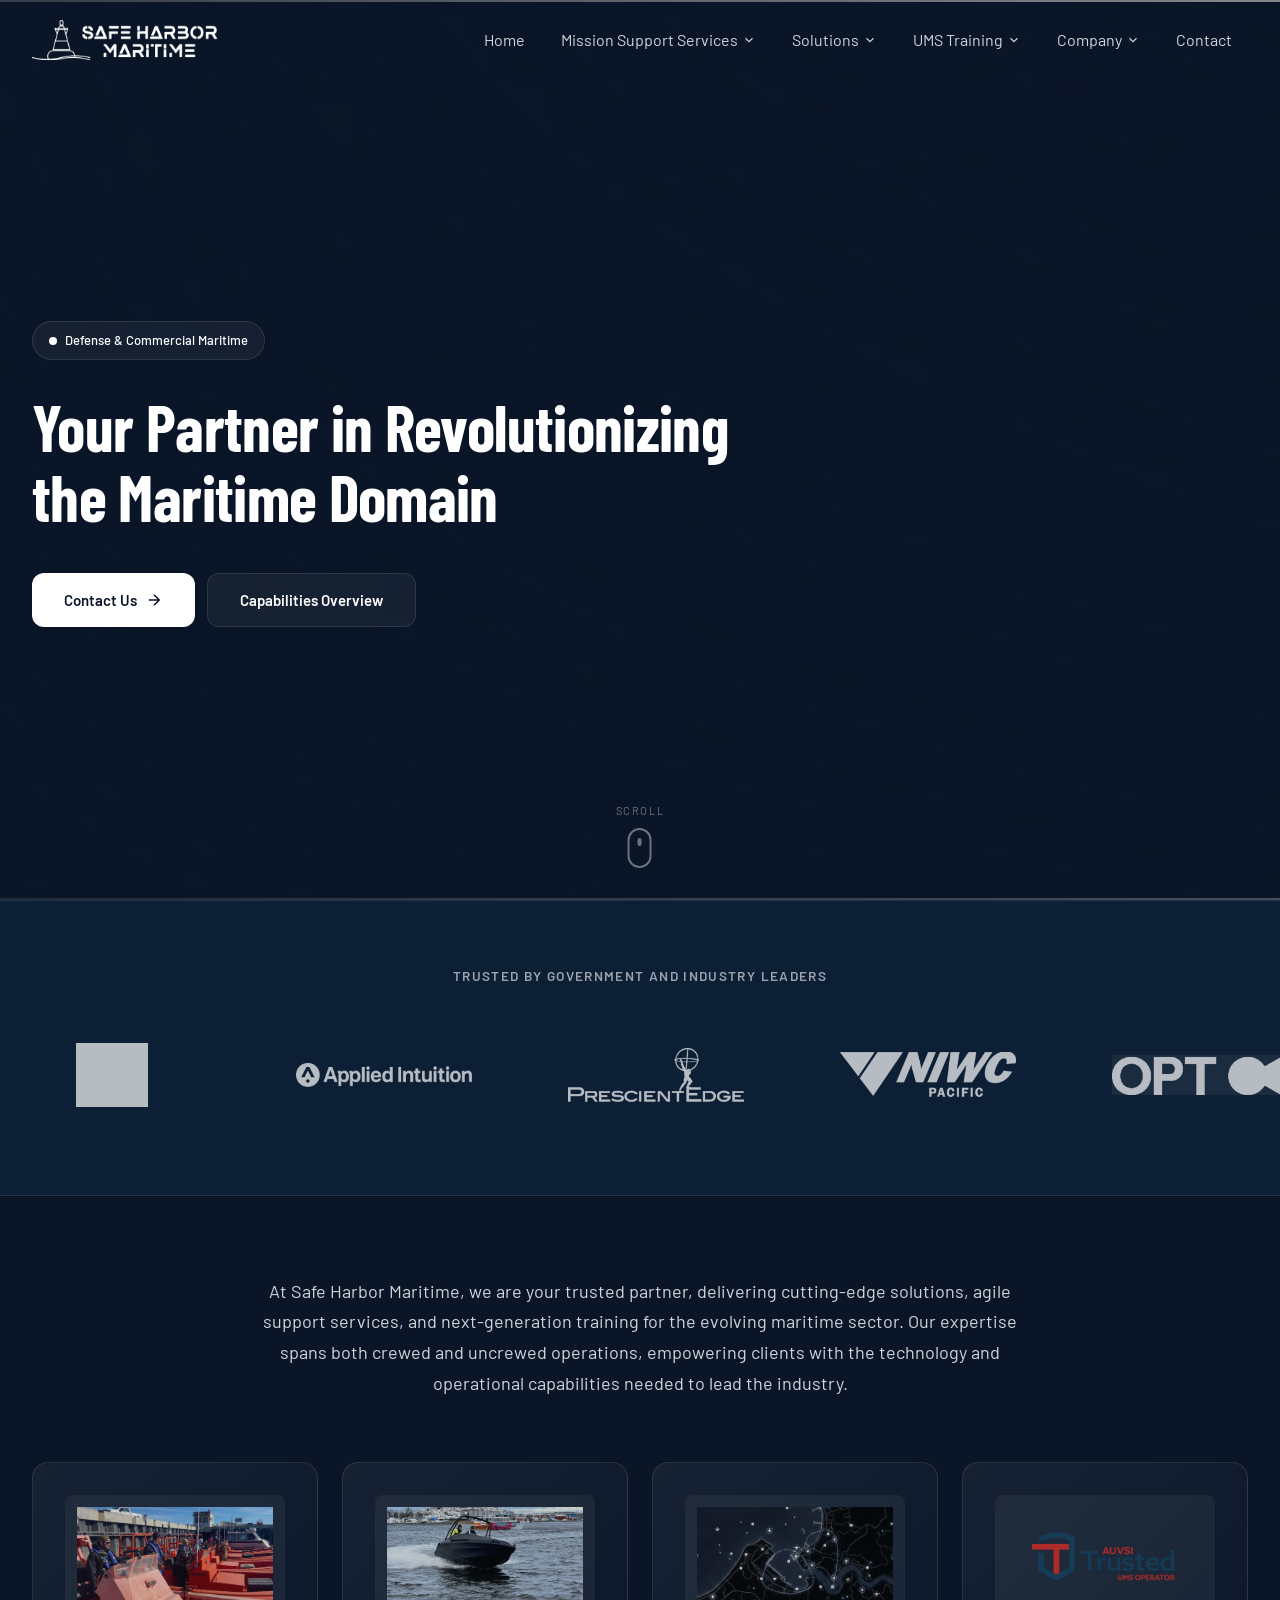
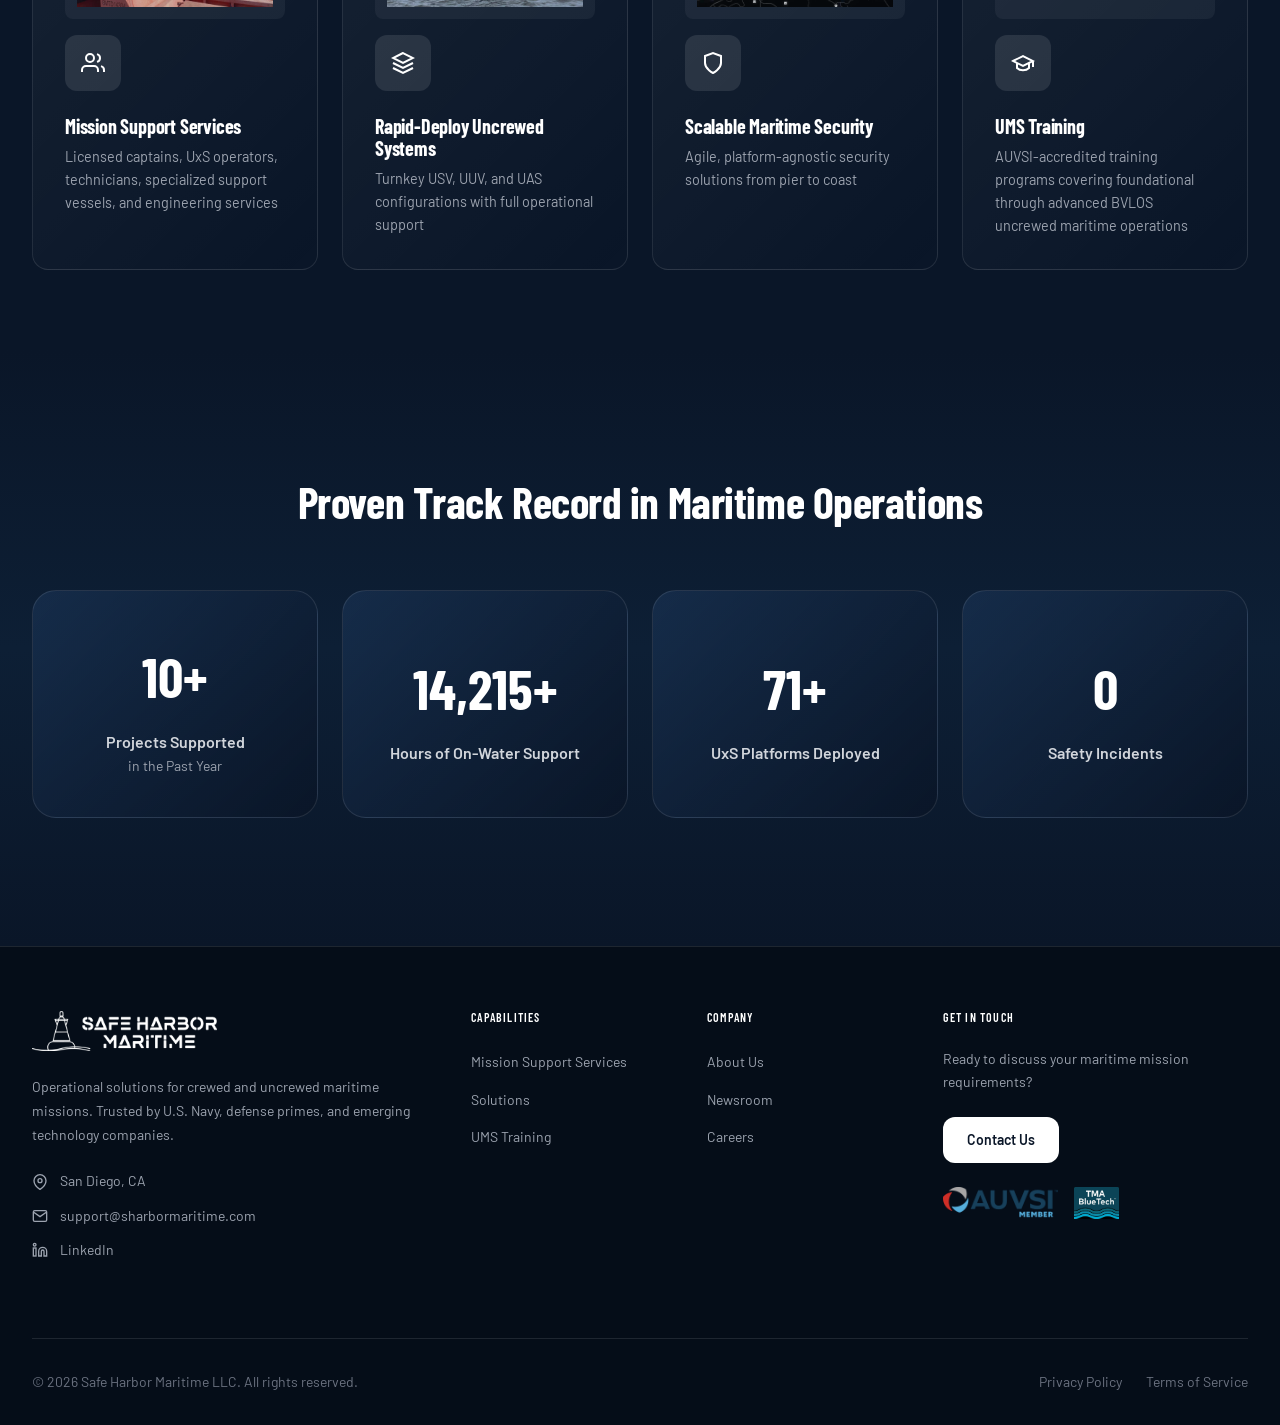
<file: index.html>
<!DOCTYPE html>
<html lang="en">
<head>
  <meta charset="UTF-8" />
  <meta name="viewport" content="width=device-width, initial-scale=1.0" />
  <title>Safe Harbor Maritime — Your Partner in Revolutionizing the Maritime Domain</title>
  <meta name="description" content="Safe Harbor Maritime delivers mission-ready maritime solutions: rapid-deploy uncrewed systems, scalable maritime security, agile manning, and AUVSI-accredited UMS training for defense and commercial clients." />
  <meta name="keywords" content="maritime, uncrewed systems, USV, UUV, UAS, maritime security, AUVSI, naval, defense, San Diego" />
  <meta property="og:title" content="Safe Harbor Maritime" />
  <meta property="og:description" content="Operational solutions for crewed and uncrewed maritime missions. Trusted by U.S. Navy, defense primes, and emerging technology companies." />
  <meta property="og:type" content="website" />
  <meta property="og:url" content="https://sharbormaritime.com/" />
  <meta property="og:image" content="https://sharbormaritime.com/img/speedyBoat.jpg" />
  <link rel="canonical" href="https://sharbormaritime.com" />
  <link rel="stylesheet" href="css/styles.css" />
</head>
<body>

<!-- ===================== NAV ===================== -->
<nav class="nav" aria-label="Main navigation">
  <div class="nav__inner">
    <a href="/" class="nav__logo" aria-label="Safe Harbor Maritime home">
      <img src="img/SafeHarborLogo.png" alt="Safe Harbor Maritime" />
    </a>
    <ul class="nav__links" role="list">
      <li><a href="/">Home</a></li>
      <li class="nav__item">
        <a href="mission-support/">Mission Support Services <svg class="nav__chevron" xmlns="http://www.w3.org/2000/svg" viewBox="0 0 24 24" fill="none" stroke="currentColor" stroke-width="2"><path d="M6 9l6 6 6-6"/></svg></a>
        <div class="nav__dropdown">
          <a href="mission-support/#agile-manning">Agile Manning</a>
          <a href="mission-support/#support-vessels">Support Vessels</a>
          <a href="mission-support/#technical-services">Technical Services</a>
          <a href="mission-support/#operational-logistics">Operational Logistics</a>
        </div>
      </li>
      <li class="nav__item">
        <a href="solutions/">Solutions <svg class="nav__chevron" xmlns="http://www.w3.org/2000/svg" viewBox="0 0 24 24" fill="none" stroke="currentColor" stroke-width="2"><path d="M6 9l6 6 6-6"/></svg></a>
        <div class="nav__dropdown">
          <a href="solutions/#rapid-deploy-uxs">Rapid-Deploy Uncrewed Systems</a>
          <a href="solutions/#scalable-maritime-security">Scalable Maritime Security</a>
        </div>
      </li>
      <li class="nav__item">
        <a href="training/">UMS Training <svg class="nav__chevron" xmlns="http://www.w3.org/2000/svg" viewBox="0 0 24 24" fill="none" stroke="currentColor" stroke-width="2"><path d="M6 9l6 6 6-6"/></svg></a>
        <div class="nav__dropdown">
          <a href="training/#routine-ums-operations">Routine UMS Operations</a>
          <a href="training/#advanced-bvlos-usv">Advanced &amp; BVLOS USV Operations</a>
          <a href="training/#advanced-bvlos-uuv">Advanced &amp; BVLOS UUV Operations</a>
        </div>
      </li>
      <li class="nav__item">
        <a href="about/">Company <svg class="nav__chevron" xmlns="http://www.w3.org/2000/svg" viewBox="0 0 24 24" fill="none" stroke="currentColor" stroke-width="2"><path d="M6 9l6 6 6-6"/></svg></a>
        <div class="nav__dropdown">
          <a href="about/">About Us</a>
          <a href="newsroom/">Newsroom</a>
          <a href="careers/">Careers</a>
        </div>
      </li>
      <li><a href="contact/">Contact</a></li>
    </ul>
    <button class="nav__hamburger" aria-label="Toggle menu" aria-expanded="false">
      <span></span><span></span><span></span>
    </button>
  </div>
  <div class="nav__mobile" role="navigation" aria-label="Mobile navigation">
    <a href="">Home</a>
    <details class="nav__mobile-group">
      <summary>Mission Support Services <svg style="width:1rem;height:1rem;" xmlns="http://www.w3.org/2000/svg" viewBox="0 0 24 24" fill="none" stroke="currentColor" stroke-width="2"><path d="M6 9l6 6 6-6"/></svg></summary>
      <div class="nav__mobile-sub">
        <a href="mission-support/">Mission Support Overview</a>
        <a href="mission-support/#agile-manning">Agile Manning</a>
        <a href="mission-support/#support-vessels">Support Vessels</a>
        <a href="mission-support/#technical-services">Technical Services</a>
        <a href="mission-support/#operational-logistics">Operational Logistics</a>
      </div>
    </details>
    <details class="nav__mobile-group">
      <summary>Solutions <svg style="width:1rem;height:1rem;" xmlns="http://www.w3.org/2000/svg" viewBox="0 0 24 24" fill="none" stroke="currentColor" stroke-width="2"><path d="M6 9l6 6 6-6"/></svg></summary>
      <div class="nav__mobile-sub">
        <a href="solutions/">Solutions Overview</a>
        <a href="solutions/#rapid-deploy-uxs">Rapid-Deploy Uncrewed Systems</a>
        <a href="solutions/#scalable-maritime-security">Scalable Maritime Security</a>
      </div>
    </details>
    <details class="nav__mobile-group">
      <summary>UMS Training <svg style="width:1rem;height:1rem;" xmlns="http://www.w3.org/2000/svg" viewBox="0 0 24 24" fill="none" stroke="currentColor" stroke-width="2"><path d="M6 9l6 6 6-6"/></svg></summary>
      <div class="nav__mobile-sub">
        <a href="training/">Training Overview</a>
        <a href="training/#routine-ums-operations">Routine UMS Operations</a>
        <a href="training/#advanced-bvlos-usv">Advanced &amp; BVLOS USV</a>
        <a href="training/#advanced-bvlos-uuv">Advanced &amp; BVLOS UUV</a>
      </div>
    </details>
    <details class="nav__mobile-group">
      <summary>Company <svg style="width:1rem;height:1rem;" xmlns="http://www.w3.org/2000/svg" viewBox="0 0 24 24" fill="none" stroke="currentColor" stroke-width="2"><path d="M6 9l6 6 6-6"/></svg></summary>
      <div class="nav__mobile-sub">
        <a href="about/">Company Overview</a>
        <a href="about/">About Us</a>
        <a href="newsroom/">Newsroom</a>
        <a href="careers/">Careers</a>
      </div>
    </details>
    <a href="contact/">Contact</a>
  </div>
</nav>

<!-- ===================== HERO ===================== -->
<section class="hero" aria-label="Hero">
  <div class="hero__bg-video" aria-hidden="true">
    <iframe
      src="https://www.youtube.com/embed/eGvQA6cNlvU?autoplay=1&mute=1&loop=1&playlist=eGvQA6cNlvU&controls=0&showinfo=0&rel=0&modestbranding=1&playsinline=1"
      allow="autoplay; encrypted-media"
      allowfullscreen
      title="Safe Harbor Maritime background video"
    ></iframe>
  </div>
  <div class="hero__overlay hero__overlay--lr" aria-hidden="true"></div>
  <div class="hero__overlay hero__overlay--tb" aria-hidden="true"></div>

  <div class="hero__content">
    <div class="container">
      <div class="hero__badge">
        <span class="hero__badge-dot" aria-hidden="true"></span>
        Defense &amp; Commercial Maritime
      </div>
      <h1>Your Partner in Revolutionizing<br>the Maritime Domain</h1>
      <div class="hero__btns">
        <a href="contact/" class="btn btn-primary">
          Contact Us
          <svg xmlns="http://www.w3.org/2000/svg" viewBox="0 0 24 24" fill="none" stroke="currentColor" stroke-width="2"><path d="M5 12h14M12 5l7 7-7 7"/></svg>
        </a>
        <a href="#capabilities" class="btn btn-ghost">Capabilities Overview</a>
      </div>
    </div>
  </div>

  <div class="hero__scroll" aria-hidden="true">
    <span>Scroll</span>
    <div class="hero__scroll-track"><div class="hero__scroll-dot"></div></div>
  </div>
</section>

<!-- ===================== PARTNER LOGOS ===================== -->
<section class="marquee-section" aria-label="Trusted partners">
  <p>Trusted by government and industry leaders</p>
  <div class="marquee-wrap">
    <div class="marquee-fade-l" aria-hidden="true"></div>
    <div class="marquee-track" aria-hidden="true">
      <div class="marquee-item"><img src="img/maritimeRobotics.png" alt="Maritime Robotics" /></div>
      <div class="marquee-item"><img src="img/appliedIntuition.png" alt="Applied Intuition" /></div>
      <div class="marquee-item"><img src="img/partner.png" alt="Partner" /></div>
      <div class="marquee-item"><img src="img/niwc.png" alt="Pacific" /></div>
      <div class="marquee-item"><img src="img/opt.png" alt="Partner" /></div>
      <div class="marquee-item"><img src="img/auvsi.png" alt="AUVSI Member" /></div>
      <div class="marquee-item"><img src="img/navsea.png" alt="NAVSEA" /></div>
      <div class="marquee-item"><img src="img/norbit.png" alt="NORBIT Subsea" /></div>
      <div class="marquee-item"><img src="img/sidus.png" alt="Sidus" /></div>
      <!-- duplicate for seamless loop -->
      <div class="marquee-item"><img src="img/maritimeRobotics.png" alt="Maritime Robotics" /></div>
      <div class="marquee-item"><img src="img/appliedIntuition.png" alt="Applied Intuition" /></div>
      <div class="marquee-item"><img src="img/partner.png" alt="Partner" /></div>
      <div class="marquee-item"><img src="img/niwc.png" alt="Pacific" /></div>
      <div class="marquee-item"><img src="img/opt.png" alt="Partner" /></div>
      <div class="marquee-item"><img src="img/auvsi.png" alt="AUVSI Member" /></div>
      <div class="marquee-item"><img src="img/navsea.png" alt="NAVSEA" /></div>
      <div class="marquee-item"><img src="img/norbit.png" alt="NORBIT Subsea" /></div>
      <div class="marquee-item"><img src="img/sidus.png" alt="Sidus" /></div>
    </div>
    <div class="marquee-fade-r" aria-hidden="true"></div>
  </div>
</section>

<!-- ===================== HIGHLIGHTS ===================== -->
<section id="capabilities" class="section" aria-labelledby="capabilities-heading">
  <div class="container">
    <p class="section-intro">At Safe Harbor Maritime, we are your trusted partner, delivering cutting-edge solutions, agile support services, and next-generation training for the evolving maritime sector. Our expertise spans both crewed and uncrewed operations, empowering clients with the technology and operational capabilities needed to lead the industry.</p>

    <div class="highlights-grid">
      <a href="mission-support/">
        <article class="card highlight-card fade-in">
          <div class="highlight-card__img">
            <img src="img/missionSupport.jpg" alt="Mission Support Services" />
          </div>
          <div class="card-icon">
            <svg xmlns="http://www.w3.org/2000/svg" viewBox="0 0 24 24" fill="none" stroke="currentColor" stroke-width="2"><path d="M17 21v-2a4 4 0 0 0-4-4H5a4 4 0 0 0-4 4v2"/><circle cx="9" cy="7" r="4"/><path d="M23 21v-2a4 4 0 0 0-3-3.87"/><path d="M16 3.13a4 4 0 0 1 0 7.75"/></svg>
          </div>
          <h3>Mission Support Services</h3>
          <p class="text-muted" style="font-size:.9rem;margin-top:.5rem;">Licensed captains, UxS operators, technicians, specialized support vessels, and engineering services</p>
        </article>
      </a>

      <a href="solutions/#rapid-deploy-uxs">
        <article class="card highlight-card fade-in">
          <div class="highlight-card__img">
            <img src="img/rapidDeploy.png" alt="Rapid-Deploy Uncrewed Systems" />
          </div>
          <div class="card-icon">
            <svg xmlns="http://www.w3.org/2000/svg" viewBox="0 0 24 24" fill="none" stroke="currentColor" stroke-width="2"><path d="M12 2L2 7l10 5 10-5-10-5z"/><path d="M2 17l10 5 10-5"/><path d="M2 12l10 5 10-5"/></svg>
          </div>
          <h3>Rapid-Deploy Uncrewed Systems</h3>
          <p class="text-muted" style="font-size:.9rem;margin-top:.5rem;">Turnkey USV, UUV, and UAS configurations with full operational support</p>
        </article>
      </a>

      <a href="solutions/#scalable-maritime-security">
        <article class="card highlight-card fade-in">
          <div class="highlight-card__img">
            <img src="img/maritimeSecurity.png" alt="Scalable Maritime Security" />
          </div>
          <div class="card-icon">
            <svg xmlns="http://www.w3.org/2000/svg" viewBox="0 0 24 24" fill="none" stroke="currentColor" stroke-width="2"><path d="M12 22s8-4 8-10V5l-8-3-8 3v7c0 6 8 10 8 10z"/></svg>
          </div>
          <h3>Scalable Maritime Security</h3>
          <p class="text-muted" style="font-size:.9rem;margin-top:.5rem;">Agile, platform-agnostic security solutions from pier to coast</p>
        </article>
      </a>

      <a href="training/">
        <article class="card highlight-card fade-in">
          <div class="highlight-card__img highlight-card__img--contain">
            <img src="img/trustedAuvsi.png" alt="AUVSI Trusted UMS Operator" />
          </div>
          <div class="card-icon">
            <svg xmlns="http://www.w3.org/2000/svg" viewBox="0 0 24 24" fill="none" stroke="currentColor" stroke-width="2"><path d="M22 10v6M2 10l10-5 10 5-10 5z"/><path d="M6 12v5c3 3 9 3 12 0v-5"/></svg>
          </div>
          <h3>UMS Training</h3>
          <p class="text-muted" style="font-size:.9rem;margin-top:.5rem;">AUVSI-accredited training programs covering foundational through advanced BVLOS uncrewed maritime operations</p>
        </article>
      </a>
    </div>
  </div>
</section>

<!-- ===================== STATS ===================== -->
<section class="stats-section" aria-labelledby="stats-heading">
  <div class="container">
    <h2 id="stats-heading" class="text-center" style="margin-bottom:4rem;">Proven Track Record in Maritime Operations</h2>
    <div class="stats-grid">
      <div class="stat-card fade-in">
        <div class="stat-number" data-counter data-end="15" data-suffix="+">15+</div>
        <div class="stat-label">Projects Supported</div>
        <div class="stat-sub">in the Past Year</div>
      </div>
      <div class="stat-card fade-in">
        <div class="stat-number" data-counter data-end="20000" data-suffix="+">20,000+</div>
        <div class="stat-label">Hours of On-Water Support</div>
      </div>
      <div class="stat-card fade-in">
        <div class="stat-number" data-counter data-end="100" data-suffix="+">100+</div>
        <div class="stat-label">UxS Platforms Deployed</div>
      </div>
      <div class="stat-card fade-in">
        <div class="stat-number" data-counter data-end="0" data-suffix="">0</div>
        <div class="stat-label">Safety Incidents</div>
      </div>
    </div>
  </div>
</section>

<!-- ===================== FOOTER ===================== -->
<footer>
  <div class="container">
    <div class="footer-grid">
      <div class="footer-brand">
        <img src="img/SafeHarborLogo.png" alt="Safe Harbor Maritime" />
        <p>Operational solutions for crewed and uncrewed maritime missions. Trusted by U.S. Navy, defense primes, and emerging technology companies.</p>
        <div class="footer-contact-item">
          <svg xmlns="http://www.w3.org/2000/svg" viewBox="0 0 24 24" fill="none" stroke="currentColor" stroke-width="2"><path d="M21 10c0 7-9 13-9 13s-9-6-9-13a9 9 0 0 1 18 0z"/><circle cx="12" cy="10" r="3"/></svg>
          <span>San Diego, CA</span>
        </div>
        <div class="footer-contact-item">
          <svg xmlns="http://www.w3.org/2000/svg" viewBox="0 0 24 24" fill="none" stroke="currentColor" stroke-width="2"><path d="M4 4h16c1.1 0 2 .9 2 2v12c0 1.1-.9 2-2 2H4c-1.1 0-2-.9-2-2V6c0-1.1.9-2 2-2z"/><polyline points="22,6 12,13 2,6"/></svg>
          <a href="mailto:support@sharbormaritime.com">support@sharbormaritime.com</a>
        </div>
        <div class="footer-contact-item">
          <svg xmlns="http://www.w3.org/2000/svg" viewBox="0 0 24 24" fill="none" stroke="currentColor" stroke-width="2"><path d="M16 8a6 6 0 0 1 6 6v7h-4v-7a2 2 0 0 0-2-2 2 2 0 0 0-2 2v7h-4v-7a6 6 0 0 1 6-6z"/><rect x="2" y="9" width="4" height="12"/><circle cx="4" cy="4" r="2"/></svg>
          <a href="https://www.linkedin.com/company/safeharbormaritime" target="_blank" rel="noopener noreferrer">LinkedIn</a>
        </div>
      </div>
      <nav class="footer-links" aria-label="Capabilities links">
        <h4>Capabilities</h4>
        <ul>
          <li><a href="mission-support/">Mission Support Services</a></li>
          <li><a href="solutions/">Solutions</a></li>
          <li><a href="training/">UMS Training</a></li>
        </ul>
      </nav>
      <nav class="footer-links" aria-label="Company links">
        <h4>Company</h4>
        <ul>
          <li><a href="about/">About Us</a></li>
          <li><a href="newsroom/">Newsroom</a></li>
          <li><a href="careers/">Careers</a></li>
        </ul>
      </nav>
      <div class="footer-cta">
        <h4>Get In Touch</h4>
        <p>Ready to discuss your maritime mission requirements?</p>
        <a href="contact/" class="btn btn-primary" style="font-size:.875rem;padding:.75rem 1.5rem;">Contact Us</a>
        <div class="footer-logos">
          <img src="img/auvsi.png" alt="AUVSI Member" />
          <img src="img/tma.png" alt="TMA BlueTech" />
        </div>
      </div>
    </div>
    <div class="footer-bottom">
      <p>&copy; <span id="year"></span> Safe Harbor Maritime LLC. All rights reserved.</p>
      <div class="footer-bottom-links">
        <a href="#">Privacy Policy</a>
        <a href="#">Terms of Service</a>
      </div>
    </div>
  </div>
</footer>

<script src="js/shared.js"></script>
<script>document.getElementById('year').textContent = new Date().getFullYear();</script>
</body>
</html>
</file>
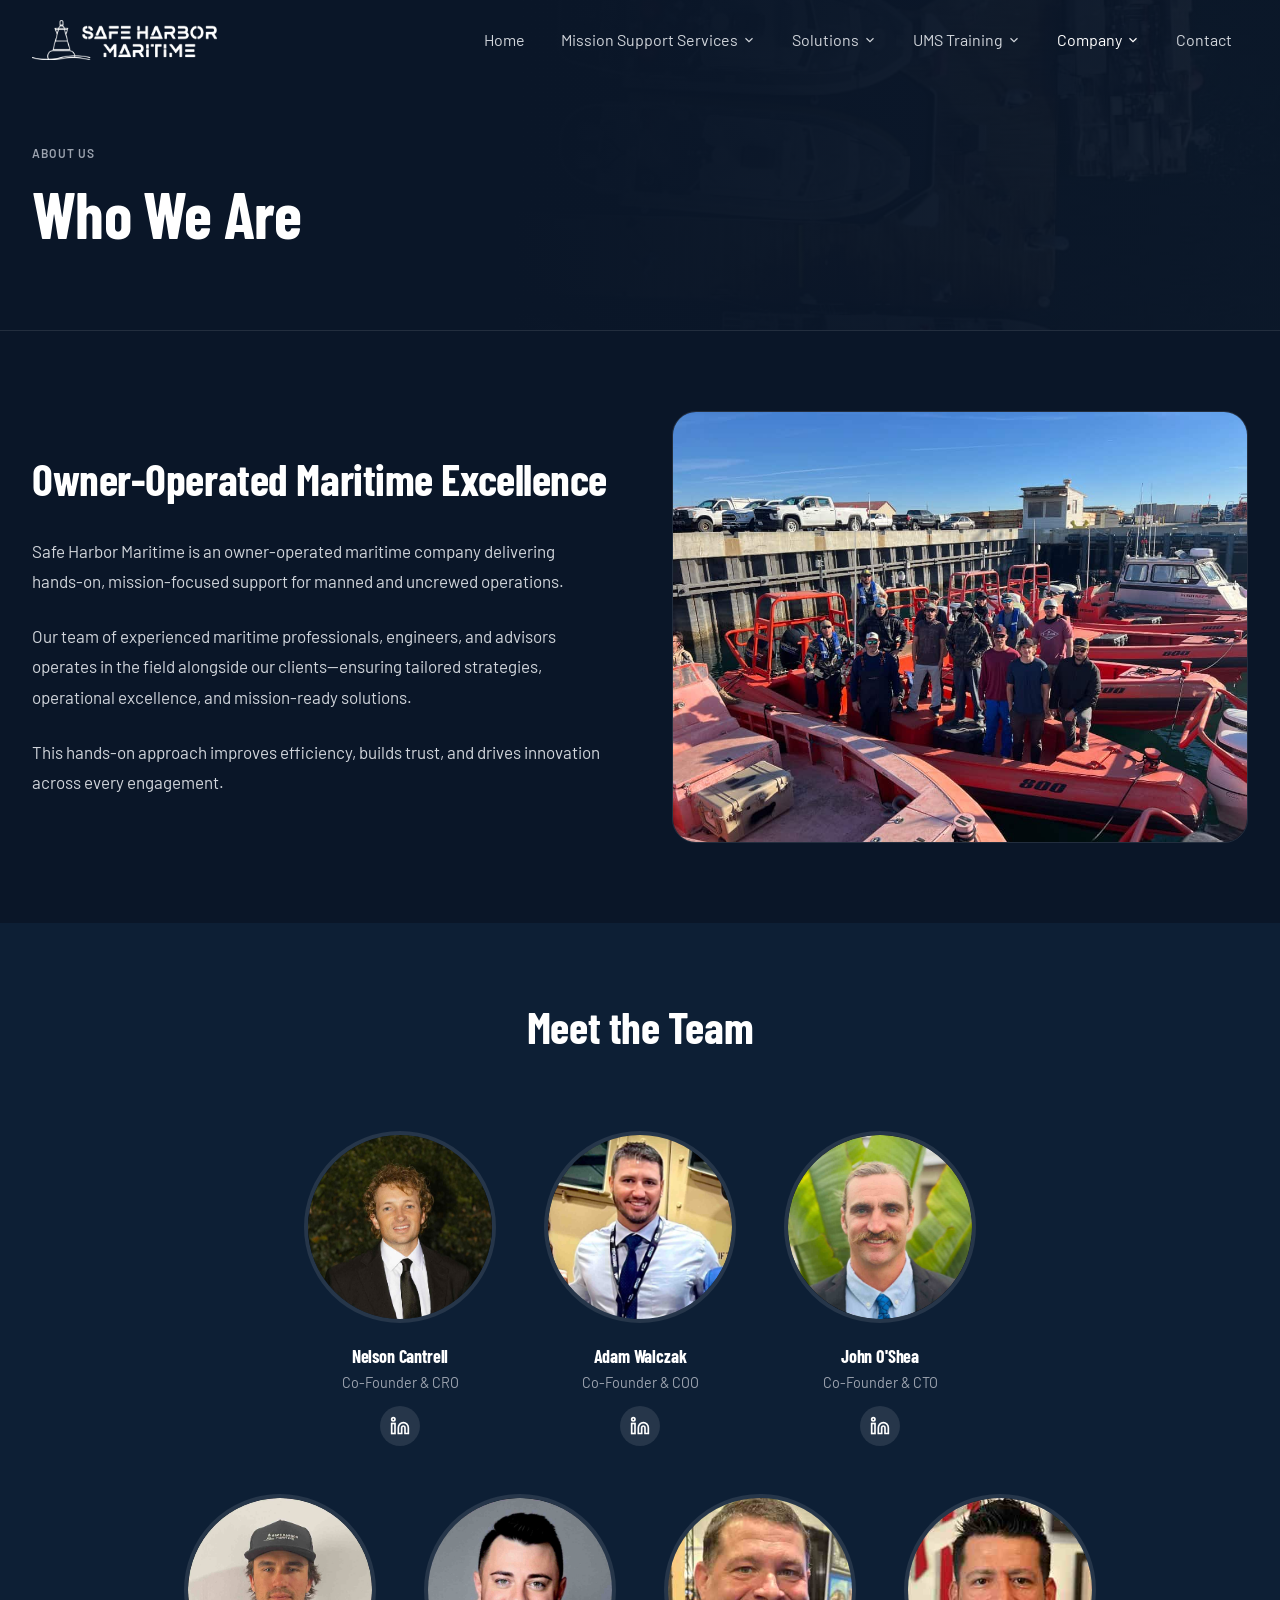
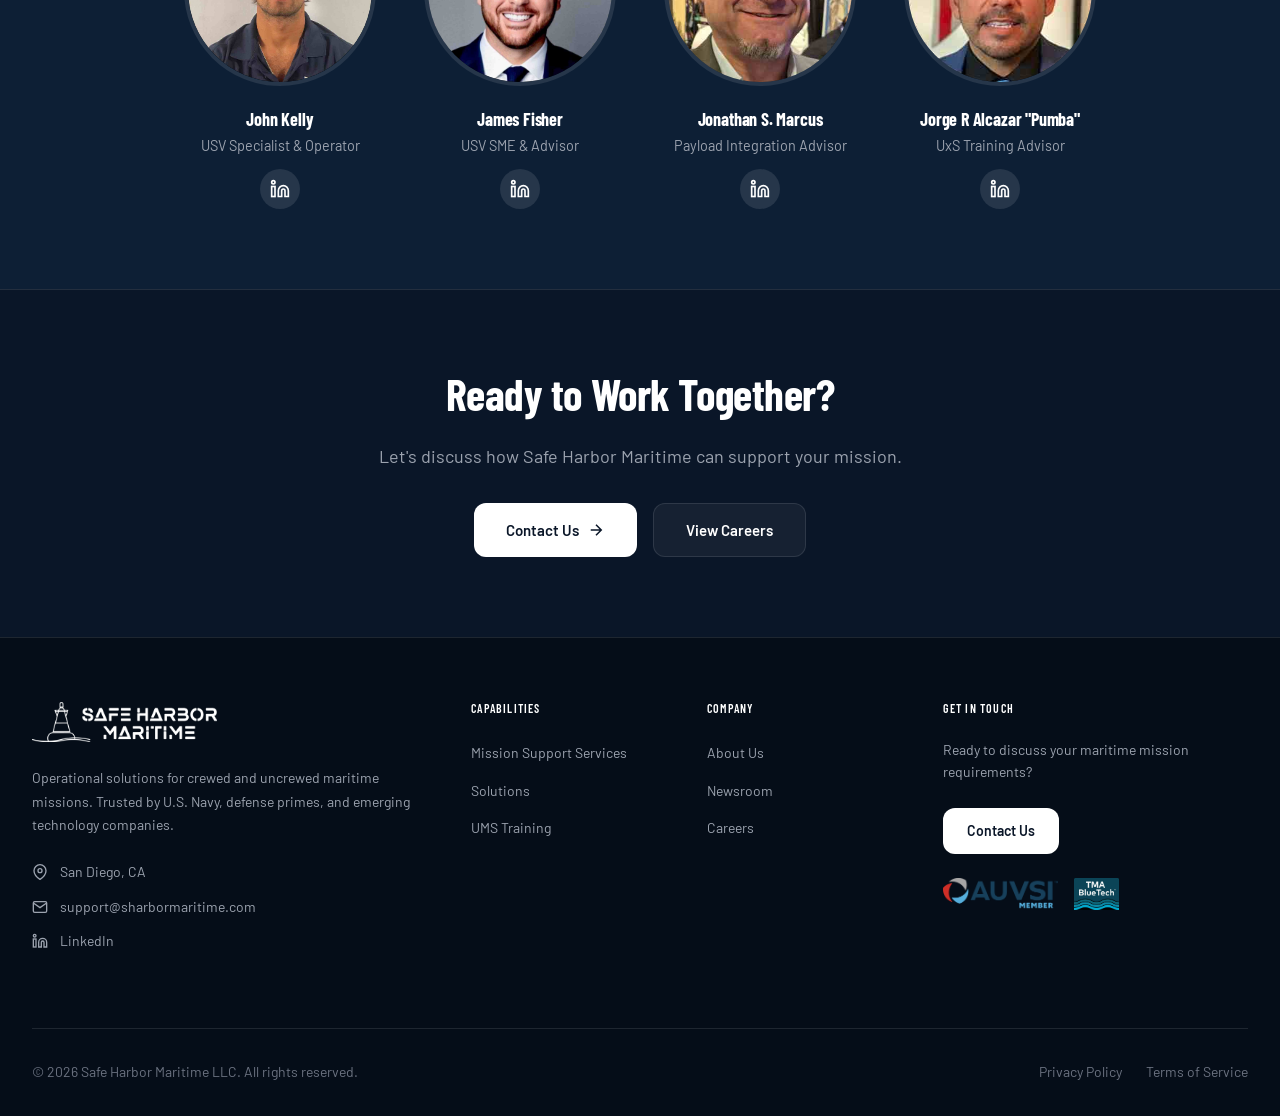
<file: about/index.html>
<!DOCTYPE html>
<html lang="en">
<head>
  <meta charset="UTF-8" />
  <meta name="viewport" content="width=device-width, initial-scale=1.0" />
  <title>About Us — Safe Harbor Maritime</title>
  <meta name="description" content="Safe Harbor Maritime is an owner-operated maritime company delivering hands-on, mission-focused support for manned and uncrewed operations. Meet our team of experienced maritime professionals." />
  <meta property="og:title" content="About Us — Safe Harbor Maritime" />
  <meta property="og:description" content="Owner-operated maritime company delivering hands-on, mission-focused support for manned and uncrewed operations in San Diego, CA." />
  <meta property="og:image" content="https://sharbormaritime.com/img/speedyBoat.jpg" />
  <meta property="og:type" content="website" />
  <meta property="og:url" content="https://sharbormaritime.com/about.html" />
  <link rel="canonical" href="https://sharbormaritime.com/about.html" />
  <link rel="stylesheet" href="../css/styles.css" />
  <script type="application/ld+json">
    {
      "@context": "https://schema.org",
      "@type": "Organization",
      "name": "Safe Harbor Maritime",
      "url": "https://sharbormaritime.com",
      "member": [
        {
          "@type": "Person",
          "name": "Nelson Cantrell",
          "jobTitle": "Co-Founder & CRO",
          "sameAs": "https://www.linkedin.com/in/nelson-cantrell/"
        },
        {
          "@type": "Person",
          "name": "Adam Walczak",
          "jobTitle": "Co-Founder & COO",
          "sameAs": "https://www.linkedin.com/in/adamwalczakca12/"
        },
        {
          "@type": "Person",
          "name": "John O'Shea",
          "jobTitle": "Co-Founder & CTO",
          "sameAs": "https://www.linkedin.com/in/john-o%E2%80%99shea-9b20b4170/"
        },
        {
          "@type": "Person",
          "name": "John Kelly",
          "jobTitle": "USV Specialist & Operator",
          "sameAs": "https://www.linkedin.com/in/john-kelly-5b16903a8/"
        },
        {
          "@type": "Person",
          "name": "James Fisher",
          "jobTitle": "USV SME & Advisor",
          "sameAs": "https://www.linkedin.com/in/jamesrfisher/"
        },
        {
          "@type": "Person",
          "name": "Jonathan S. Marcus",
          "jobTitle": "Payload Integration Advisor",
          "sameAs": "https://www.linkedin.com/in/jonathan-s-marcus-a5886a1/"
        },
        {
          "@type": "Person",
          "name": "Jorge R Alcazar",
          "jobTitle": "UxS Training Advisor",
          "sameAs": "https://www.linkedin.com/in/jralcazar/"
        }
      ]
    }
  </script>
</head>
<body>

<nav class="nav" aria-label="Main navigation">
  <div class="nav__inner">
    <a href="../" class="nav__logo"><img src="../img/SafeHarborLogo.png" alt="Safe Harbor Maritime" /></a>
    <ul class="nav__links" role="list">
      <li><a href="../">Home</a></li>
      <li class="nav__item"><a href="../mission-support/">Mission Support Services <svg class="nav__chevron" xmlns="http://www.w3.org/2000/svg" viewBox="0 0 24 24" fill="none" stroke="currentColor" stroke-width="2"><path d="M6 9l6 6 6-6"/></svg></a><div class="nav__dropdown"><a href="../mission-support/#agile-manning">Agile Manning</a><a href="../mission-support/#support-vessels">Support Vessels</a><a href="../mission-support/#technical-services">Technical Services</a><a href="../mission-support/#operational-logistics">Operational Logistics</a></div></li>
      <li class="nav__item"><a href="../solutions/">Solutions <svg class="nav__chevron" xmlns="http://www.w3.org/2000/svg" viewBox="0 0 24 24" fill="none" stroke="currentColor" stroke-width="2"><path d="M6 9l6 6 6-6"/></svg></a><div class="nav__dropdown"><a href="../solutions/#rapid-deploy-uxs">Rapid-Deploy Uncrewed Systems</a><a href="../solutions/#scalable-maritime-security">Scalable Maritime Security</a></div></li>
      <li class="nav__item"><a href="../training/">UMS Training <svg class="nav__chevron" xmlns="http://www.w3.org/2000/svg" viewBox="0 0 24 24" fill="none" stroke="currentColor" stroke-width="2"><path d="M6 9l6 6 6-6"/></svg></a><div class="nav__dropdown"><a href="../training/#routine-ums-operations">Routine UMS Operations</a><a href="../training/#advanced-bvlos-usv">Advanced &amp; BVLOS USV Operations</a><a href="../training/#advanced-bvlos-uuv">Advanced &amp; BVLOS UUV Operations</a></div></li>
      <li class="nav__item"><a href="" class="active">Company <svg class="nav__chevron" xmlns="http://www.w3.org/2000/svg" viewBox="0 0 24 24" fill="none" stroke="currentColor" stroke-width="2"><path d="M6 9l6 6 6-6"/></svg></a><div class="nav__dropdown"><a href="">About Us</a><a href="../newsroom/">Newsroom</a><a href="../careers/">Careers</a></div></li>
      <li><a href="../contact/">Contact</a></li>
    </ul>
    <button class="nav__hamburger" aria-label="Toggle menu"><span></span><span></span><span></span></button>
  </div>
  <div class="nav__mobile">
    <a href="../">Home</a>
    <details class="nav__mobile-group"><summary>Mission Support Services <svg style="width:1rem;height:1rem;" xmlns="http://www.w3.org/2000/svg" viewBox="0 0 24 24" fill="none" stroke="currentColor" stroke-width="2"><path d="M6 9l6 6 6-6"/></svg></summary><div class="nav__mobile-sub"><a href="../mission-support/">Mission Support Overview</a><a href="../mission-support/#agile-manning">Agile Manning</a><a href="../mission-support/#support-vessels">Support Vessels</a><a href="../mission-support/#technical-services">Technical Services</a><a href="../mission-support/#operational-logistics">Operational Logistics</a></div></details>
    <details class="nav__mobile-group"><summary>Solutions <svg style="width:1rem;height:1rem;" xmlns="http://www.w3.org/2000/svg" viewBox="0 0 24 24" fill="none" stroke="currentColor" stroke-width="2"><path d="M6 9l6 6 6-6"/></svg></summary><div class="nav__mobile-sub"><a href="../solutions/">Solutions Overview</a><a href="../solutions/#rapid-deploy-uxs">Rapid-Deploy Uncrewed Systems</a><a href="../solutions/#scalable-maritime-security">Scalable Maritime Security</a></div></details>
    <details class="nav__mobile-group"><summary>UMS Training <svg style="width:1rem;height:1rem;" xmlns="http://www.w3.org/2000/svg" viewBox="0 0 24 24" fill="none" stroke="currentColor" stroke-width="2"><path d="M6 9l6 6 6-6"/></svg></summary><div class="nav__mobile-sub"><a href="../training/">Training Overview</a><a href="../training/#routine-ums-operations">Routine UMS Operations</a><a href="../training/#advanced-bvlos-usv">Advanced &amp; BVLOS USV</a><a href="../training/#advanced-bvlos-uuv">Advanced &amp; BVLOS UUV</a></div></details>
    <details class="nav__mobile-group"><summary>Company <svg style="width:1rem;height:1rem;" xmlns="http://www.w3.org/2000/svg" viewBox="0 0 24 24" fill="none" stroke="currentColor" stroke-width="2"><path d="M6 9l6 6 6-6"/></svg></summary><div class="nav__mobile-sub"><a href="">Company Overview</a><a href="">About Us</a><a href="../newsroom/">Newsroom</a><a href="../careers/">Careers</a></div></details>
    <a href="../contact/">Contact</a>
  </div>
</nav>

<!-- PAGE HERO -->
<header class="page-hero">
  <div class="page-hero__bg">
    <img src="../img/DockedBoats.jpg" alt="" aria-hidden="true" />
  </div>
  <div class="page-hero__overlay"></div>
  <div class="container">
    <div class="page-hero__content">
      <span class="label">About Us</span>
      <h1>Who We Are</h1>
    </div>
  </div>
</header>

<!-- ABOUT BODY -->
<section class="section border-top">
  <div class="container">
    <div class="grid-2-lg">
      <div class="fade-in">
        <h2>Owner-Operated Maritime Excellence</h2>
        <div style="display:flex;flex-direction:column;gap:1.5rem;margin-top:2rem;color:var(--gray-300);font-size:1.0625rem;line-height:1.8;">
          <p>Safe Harbor Maritime is an owner-operated maritime company delivering hands-on, mission-focused support for manned and uncrewed operations.</p>
          <p>Our team of experienced maritime professionals, engineers, and advisors operates in the field alongside our clients—ensuring tailored strategies, operational excellence, and mission-ready solutions.</p>
          <p>This hands-on approach improves efficiency, builds trust, and drives innovation across every engagement.</p>
        </div>
      </div>
      <div class="vision-img fade-in">
        <img src="../img/crew.jpg" alt="Safe Harbor Maritime team in operation" />
      </div>
    </div>
  </div>
</section>

<!-- TEAM -->
<section class="section section--alt" aria-labelledby="team-heading">
  <div class="container">
    <h2 id="team-heading" class="text-center fade-in" style="margin-bottom:5rem;">Meet the Team</h2>

    <div class="team-grid" style="margin-bottom:3rem;">
      <div class="team-member fade-in">
        <div class="team-member__photo">
          <img src="../img/NelsonC.png" alt="Nelson Cantrell, Co-Founder and CRO of Safe Harbor Maritime" />
        </div>
        <h3>Nelson Cantrell</h3>
        <p>Co-Founder &amp; CRO</p>
        <a href="https://www.linkedin.com/in/nelson-cantrell/" target="_blank" rel="noopener noreferrer" class="team-member__li" aria-label="Nelson Cantrell on LinkedIn">
          <svg xmlns="http://www.w3.org/2000/svg" viewBox="0 0 24 24" fill="none" stroke="currentColor" stroke-width="2"><path d="M16 8a6 6 0 0 1 6 6v7h-4v-7a2 2 0 0 0-2-2 2 2 0 0 0-2 2v7h-4v-7a6 6 0 0 1 6-6z"/><rect x="2" y="9" width="4" height="12"/><circle cx="4" cy="4" r="2"/></svg>
        </a>
      </div>
      <div class="team-member fade-in">
        <div class="team-member__photo">
          <img src="../img/AdamW.png" alt="Adam Walczak, Co-Founder & COO of Safe Harbor Maritime" />
        </div>
        <h3>Adam Walczak</h3>
        <p>Co-Founder &amp; COO</p>
        <a href="https://www.linkedin.com/in/adamwalczakca12/" target="_blank" rel="noopener noreferrer" class="team-member__li" aria-label="Adam Walczak on LinkedIn">
          <svg xmlns="http://www.w3.org/2000/svg" viewBox="0 0 24 24" fill="none" stroke="currentColor" stroke-width="2"><path d="M16 8a6 6 0 0 1 6 6v7h-4v-7a2 2 0 0 0-2-2 2 2 0 0 0-2 2v7h-4v-7a6 6 0 0 1 6-6z"/><rect x="2" y="9" width="4" height="12"/><circle cx="4" cy="4" r="2"/></svg>
        </a>
      </div>
      <div class="team-member fade-in">
        <div class="team-member__photo">
          <img src="../img/JohnO.png" alt="John O'Shea, Co-Founder & CTO of Safe Harbor Maritime" />
        </div>
        <h3>John O'Shea</h3>
        <p>Co-Founder &amp; CTO</p>
        <a href="https://www.linkedin.com/in/john-o%E2%80%99shea-9b20b4170/" target="_blank" rel="noopener noreferrer" class="team-member__li" aria-label="John O'Shea on LinkedIn">
          <svg xmlns="http://www.w3.org/2000/svg" viewBox="0 0 24 24" fill="none" stroke="currentColor" stroke-width="2"><path d="M16 8a6 6 0 0 1 6 6v7h-4v-7a2 2 0 0 0-2-2 2 2 0 0 0-2 2v7h-4v-7a6 6 0 0 1 6-6z"/><rect x="2" y="9" width="4" height="12"/><circle cx="4" cy="4" r="2"/></svg>
        </a>
      </div>
    </div>

    <div class="team-grid">
      <div class="team-member fade-in">
        <div class="team-member__photo">
          <img src="../img/JohnK.png" alt="John Kelly, USV Specialist & Operator of Safe Harbor Maritime" />
        </div>
        <h3>John Kelly</h3>
        <p>USV Specialist &amp; Operator</p>
        <a href="https://www.linkedin.com/in/john-kelly-5b16903a8/" target="_blank" rel="noopener noreferrer" class="team-member__li" aria-label="John Kelly on LinkedIn">
          <svg xmlns="http://www.w3.org/2000/svg" viewBox="0 0 24 24" fill="none" stroke="currentColor" stroke-width="2"><path d="M16 8a6 6 0 0 1 6 6v7h-4v-7a2 2 0 0 0-2-2 2 2 0 0 0-2 2v7h-4v-7a6 6 0 0 1 6-6z"/><rect x="2" y="9" width="4" height="12"/><circle cx="4" cy="4" r="2"/></svg>
        </a>
      </div>
      <div class="team-member fade-in">
        <div class="team-member__photo">
          <img src="../img/JamesF.png" alt="James Fisher, USV SME & Advisor of Safe Harbor Maritime" />
        </div>
        <h3>James Fisher</h3>
        <p>USV SME &amp; Advisor</p>
        <a href="https://www.linkedin.com/in/jamesrfisher/" target="_blank" rel="noopener noreferrer" class="team-member__li" aria-label="James Fisher on LinkedIn">
          <svg xmlns="http://www.w3.org/2000/svg" viewBox="0 0 24 24" fill="none" stroke="currentColor" stroke-width="2"><path d="M16 8a6 6 0 0 1 6 6v7h-4v-7a2 2 0 0 0-2-2 2 2 0 0 0-2 2v7h-4v-7a6 6 0 0 1 6-6z"/><rect x="2" y="9" width="4" height="12"/><circle cx="4" cy="4" r="2"/></svg>
        </a>
      </div>
      <div class="team-member fade-in">
        <div class="team-member__photo">
          <img src="../img/JonathanM.png" alt="Jonathan S. Marcus, Payload Integration Advisor of Safe Harbor Maritime" />
        </div>
        <h3>Jonathan S. Marcus</h3>
        <p>Payload Integration Advisor</p>
        <a href="https://www.linkedin.com/in/jonathan-s-marcus-a5886a1/" target="_blank" rel="noopener noreferrer" class="team-member__li" aria-label="Jonathan Marcus on LinkedIn">
          <svg xmlns="http://www.w3.org/2000/svg" viewBox="0 0 24 24" fill="none" stroke="currentColor" stroke-width="2"><path d="M16 8a6 6 0 0 1 6 6v7h-4v-7a2 2 0 0 0-2-2 2 2 0 0 0-2 2v7h-4v-7a6 6 0 0 1 6-6z"/><rect x="2" y="9" width="4" height="12"/><circle cx="4" cy="4" r="2"/></svg>
        </a>
      </div>
      <div class="team-member fade-in">
        <div class="team-member__photo">
          <img src="../img/JorgeA.png" alt="Jorge R Alcazar, UXS Training Advisor of Safe Harbor Maritime" />
        </div>
        <h3>Jorge R Alcazar "Pumba"</h3>
        <p>UxS Training Advisor</p>
        <a href="https://www.linkedin.com/in/jralcazar/" target="_blank" rel="noopener noreferrer" class="team-member__li" aria-label="Jorge Alcazar on LinkedIn">
          <svg xmlns="http://www.w3.org/2000/svg" viewBox="0 0 24 24" fill="none" stroke="currentColor" stroke-width="2"><path d="M16 8a6 6 0 0 1 6 6v7h-4v-7a2 2 0 0 0-2-2 2 2 0 0 0-2 2v7h-4v-7a6 6 0 0 1 6-6z"/><rect x="2" y="9" width="4" height="12"/><circle cx="4" cy="4" r="2"/></svg>
        </a>
      </div>
    </div>
  </div>
</section>

<!-- CTA -->
<section class="cta-section">
  <div class="container">
    <h2>Ready to Work Together?</h2>
    <p>Let's discuss how Safe Harbor Maritime can support your mission.</p>
    <div class="cta-btns">
      <a href="../contact/" class="btn btn-primary">Contact Us <svg xmlns="http://www.w3.org/2000/svg" viewBox="0 0 24 24" fill="none" stroke="currentColor" stroke-width="2"><path d="M5 12h14M12 5l7 7-7 7"/></svg></a>
      <a href="../careers/" class="btn btn-ghost">View Careers</a>
    </div>
  </div>
</section>

<footer>
  <div class="container">
    <div class="footer-grid">
      <div class="footer-brand">
        <img src="../img/SafeHarborLogo.png" alt="Safe Harbor Maritime" />
        <p>Operational solutions for crewed and uncrewed maritime missions. Trusted by U.S. Navy, defense primes, and emerging technology companies.</p>
        <div class="footer-contact-item"><svg xmlns="http://www.w3.org/2000/svg" viewBox="0 0 24 24" fill="none" stroke="currentColor" stroke-width="2"><path d="M21 10c0 7-9 13-9 13s-9-6-9-13a9 9 0 0 1 18 0z"/><circle cx="12" cy="10" r="3"/></svg><span>San Diego, CA</span></div>
        <div class="footer-contact-item"><svg xmlns="http://www.w3.org/2000/svg" viewBox="0 0 24 24" fill="none" stroke="currentColor" stroke-width="2"><path d="M4 4h16c1.1 0 2 .9 2 2v12c0 1.1-.9 2-2 2H4c-1.1 0-2-.9-2-2V6c0-1.1.9-2 2-2z"/><polyline points="22,6 12,13 2,6"/></svg><a href="mailto:support@sharbormaritime.com">support@sharbormaritime.com</a></div>
        <div class="footer-contact-item"><svg xmlns="http://www.w3.org/2000/svg" viewBox="0 0 24 24" fill="none" stroke="currentColor" stroke-width="2"><path d="M16 8a6 6 0 0 1 6 6v7h-4v-7a2 2 0 0 0-2-2 2 2 0 0 0-2 2v7h-4v-7a6 6 0 0 1 6-6z"/><rect x="2" y="9" width="4" height="12"/><circle cx="4" cy="4" r="2"/></svg><a href="https://www.linkedin.com/company/safeharbormaritime" target="_blank" rel="noopener noreferrer">LinkedIn</a></div>
      </div>
      <nav class="footer-links"><h4>Capabilities</h4><ul><li><a href="../mission-support/">Mission Support Services</a></li><li><a href="../solutions/">Solutions</a></li><li><a href="../training/">UMS Training</a></li></ul></nav>
      <nav class="footer-links"><h4>Company</h4><ul><li><a href="">About Us</a></li><li><a href="../newsroom/">Newsroom</a></li><li><a href="../careers/">Careers</a></li></ul></nav>
      <div class="footer-cta"><h4>Get In Touch</h4><p>Ready to discuss your maritime mission requirements?</p><a href="../contact/" class="btn btn-primary" style="font-size:.875rem;padding:.75rem 1.5rem;">Contact Us</a><div class="footer-logos"><img src="../img/auvsi.png" alt="AUVSI Member" /><img src="../img/tma.png" alt="TMA BlueTech" /></div></div>
    </div>
    <div class="footer-bottom"><p>&copy; <span id="year"></span> Safe Harbor Maritime LLC. All rights reserved.</p><div class="footer-bottom-links"><a href="#">Privacy Policy</a><a href="#">Terms of Service</a></div></div>
  </div>
</footer>
<script src="../js/shared.js"></script>
<script>document.getElementById('year').textContent = new Date().getFullYear();</script>
</body>
</html>
</file>
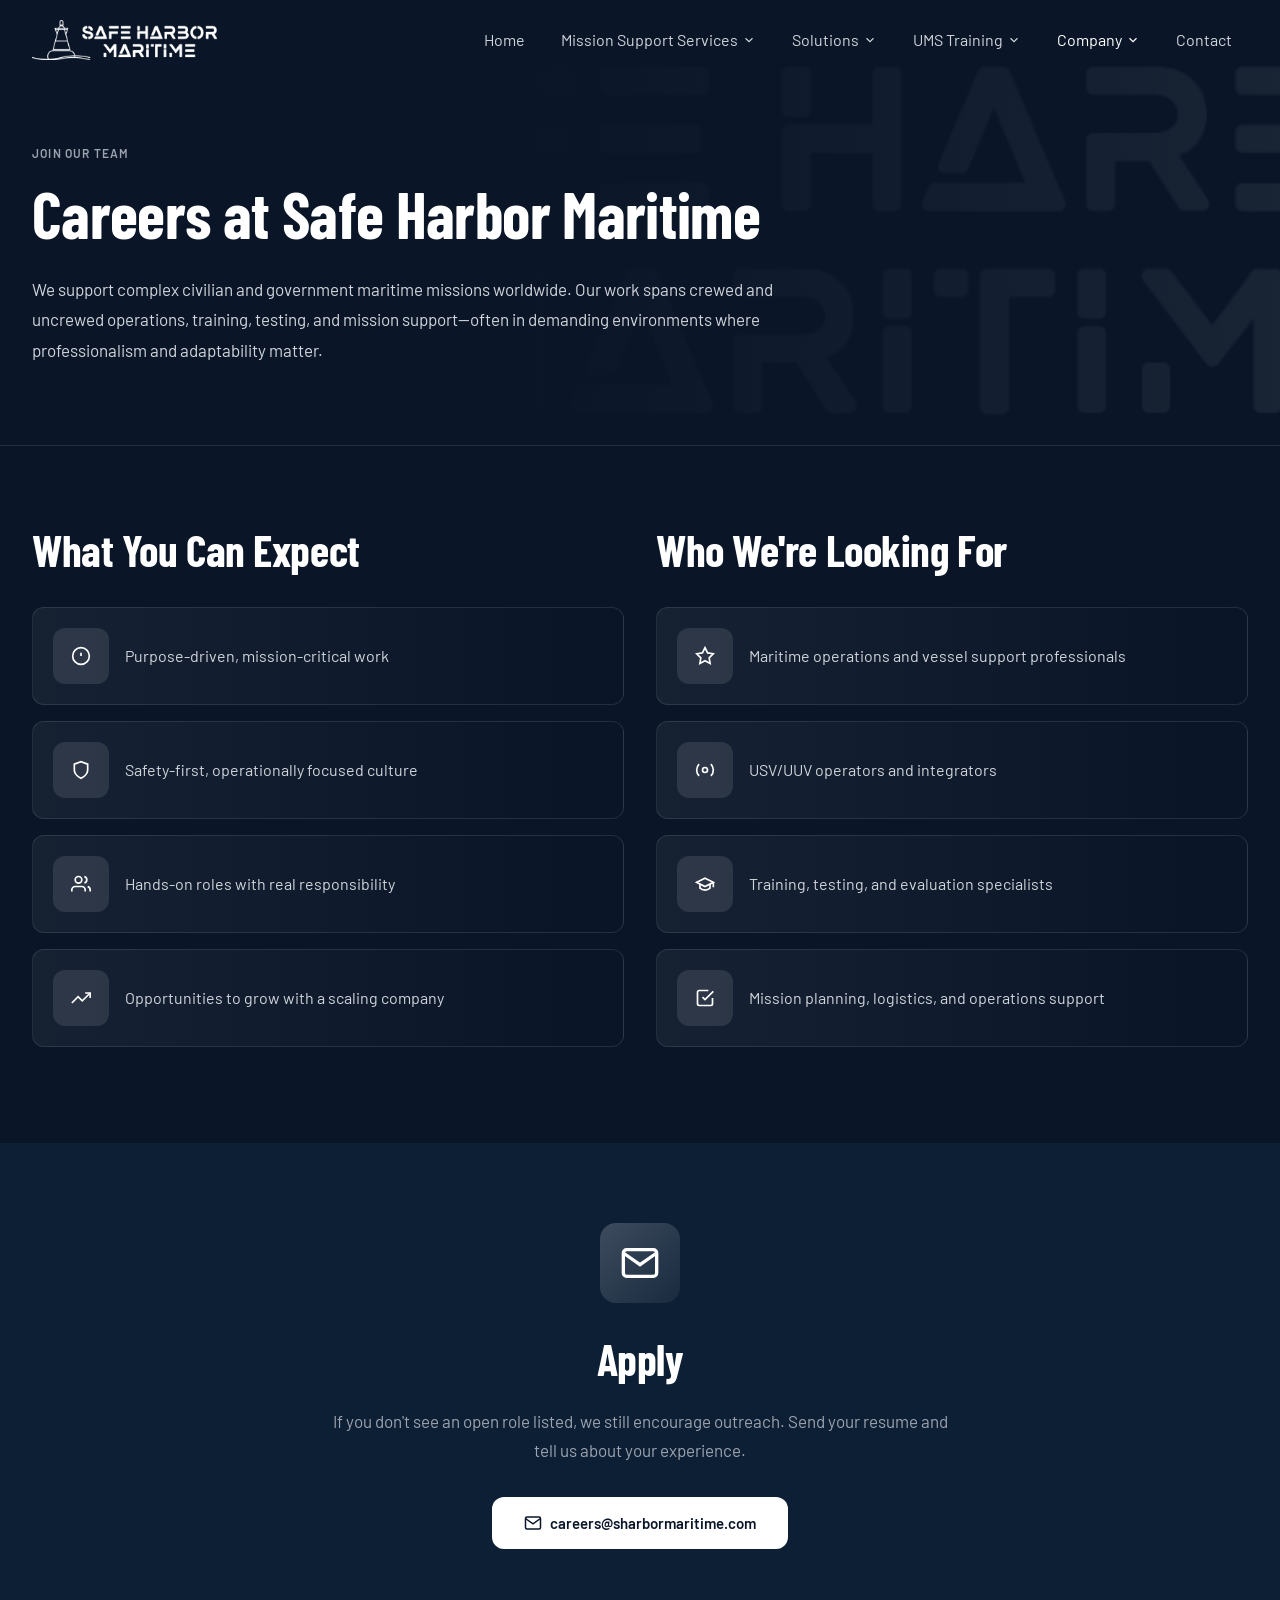
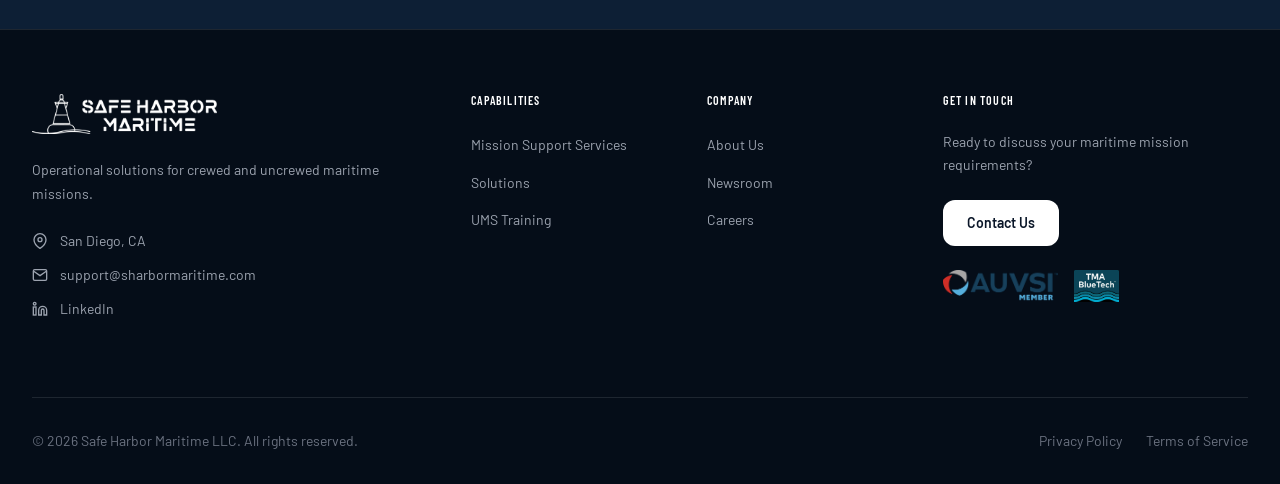
<file: careers/index.html>
<!DOCTYPE html>
<html lang="en">
<head>
  <meta charset="UTF-8" />
  <meta name="viewport" content="width=device-width, initial-scale=1.0" />
  <title>Careers — Safe Harbor Maritime</title>
  <meta name="description" content="Join Safe Harbor Maritime. We support complex civilian and government maritime missions worldwide. Roles in maritime operations, USV/UUV operations, training, testing, and mission support." />
  <meta property="og:title" content="Careers — Safe Harbor Maritime" />
  <meta property="og:image" content="https://sharbormaritime.com/img/speedyBoat.jpg" />
  <meta property="og:type" content="website" />
  <meta property="og:url" content="https://sharbormaritime.com/careers.html" />
  <link rel="canonical" href="https://sharbormaritime.com/careers.html" />
  <link rel="stylesheet" href="../css/styles.css" />
</head>
<body>

<nav class="nav" aria-label="Main navigation">
  <div class="nav__inner">
    <a href="../" class="nav__logo"><img src="../img/SafeHarborLogo.png" alt="Safe Harbor Maritime" /></a>
    <ul class="nav__links" role="list">
      <li><a href="../">Home</a></li>
      <li class="nav__item"><a href="../mission-support/">Mission Support Services <svg class="nav__chevron" xmlns="http://www.w3.org/2000/svg" viewBox="0 0 24 24" fill="none" stroke="currentColor" stroke-width="2"><path d="M6 9l6 6 6-6"/></svg></a><div class="nav__dropdown"><a href="../mission-support/#agile-manning">Agile Manning</a><a href="../mission-support/#support-vessels">Support Vessels</a><a href="../mission-support/#technical-services">Technical Services</a><a href="../mission-support/#operational-logistics">Operational Logistics</a></div></li>
      <li class="nav__item"><a href="../solutions/">Solutions <svg class="nav__chevron" xmlns="http://www.w3.org/2000/svg" viewBox="0 0 24 24" fill="none" stroke="currentColor" stroke-width="2"><path d="M6 9l6 6 6-6"/></svg></a><div class="nav__dropdown"><a href="../solutions/#rapid-deploy-uxs">Rapid-Deploy Uncrewed Systems</a><a href="../solutions/#scalable-maritime-security">Scalable Maritime Security</a></div></li>
      <li class="nav__item"><a href="../training/">UMS Training <svg class="nav__chevron" xmlns="http://www.w3.org/2000/svg" viewBox="0 0 24 24" fill="none" stroke="currentColor" stroke-width="2"><path d="M6 9l6 6 6-6"/></svg></a><div class="nav__dropdown"><a href="../training/#routine-ums-operations">Routine UMS Operations</a><a href="../training/#advanced-bvlos-usv">Advanced &amp; BVLOS USV Operations</a><a href="../training/#advanced-bvlos-uuv">Advanced &amp; BVLOS UUV Operations</a></div></li>
      <li class="nav__item"><a href="../about/" class="active">Company <svg class="nav__chevron" xmlns="http://www.w3.org/2000/svg" viewBox="0 0 24 24" fill="none" stroke="currentColor" stroke-width="2"><path d="M6 9l6 6 6-6"/></svg></a><div class="nav__dropdown"><a href="../about/">About Us</a><a href="../newsroom/">Newsroom</a><a href="">Careers</a></div></li>
      <li><a href="../contact/">Contact</a></li>
    </ul>
    <button class="nav__hamburger" aria-label="Toggle menu"><span></span><span></span><span></span></button>
  </div>
  <div class="nav__mobile">
    <a href="../">Home</a>
    <details class="nav__mobile-group"><summary>Mission Support Services <svg style="width:1rem;height:1rem;" xmlns="http://www.w3.org/2000/svg" viewBox="0 0 24 24" fill="none" stroke="currentColor" stroke-width="2"><path d="M6 9l6 6 6-6"/></svg></summary><div class="nav__mobile-sub"><a href="../mission-support/">Mission Support Overview</a><a href="../mission-support/#agile-manning">Agile Manning</a><a href="../mission-support/#support-vessels">Support Vessels</a><a href="../mission-support/#technical-services">Technical Services</a><a href="../mission-support/#operational-logistics">Operational Logistics</a></div></details>
    <details class="nav__mobile-group"><summary>Solutions <svg style="width:1rem;height:1rem;" xmlns="http://www.w3.org/2000/svg" viewBox="0 0 24 24" fill="none" stroke="currentColor" stroke-width="2"><path d="M6 9l6 6 6-6"/></svg></summary><div class="nav__mobile-sub"><a href="../solutions/">Solutions Overview</a><a href="../solutions/#rapid-deploy-uxs">Rapid-Deploy Uncrewed Systems</a><a href="../solutions/#scalable-maritime-security">Scalable Maritime Security</a></div></details>
    <details class="nav__mobile-group"><summary>UMS Training <svg style="width:1rem;height:1rem;" xmlns="http://www.w3.org/2000/svg" viewBox="0 0 24 24" fill="none" stroke="currentColor" stroke-width="2"><path d="M6 9l6 6 6-6"/></svg></summary><div class="nav__mobile-sub"><a href="../training/">Training Overview</a><a href="../training/#routine-ums-operations">Routine UMS Operations</a><a href="../training/#advanced-bvlos-usv">Advanced &amp; BVLOS USV</a><a href="../training/#advanced-bvlos-uuv">Advanced &amp; BVLOS UUV</a></div></details>
    <details class="nav__mobile-group"><summary>Company <svg style="width:1rem;height:1rem;" xmlns="http://www.w3.org/2000/svg" viewBox="0 0 24 24" fill="none" stroke="currentColor" stroke-width="2"><path d="M6 9l6 6 6-6"/></svg></summary><div class="nav__mobile-sub"><a href="../about/">Company Overview</a><a href="../about/">About Us</a><a href="../newsroom/">Newsroom</a><a href="">Careers</a></div></details>
    <a href="../contact/">Contact</a>
  </div>
</nav>

<header class="page-hero">
  <div class="page-hero__bg"><img src="../img/SafeHarborLogo.png" alt="" aria-hidden="true" /></div>
  <div class="page-hero__overlay"></div>
  <div class="container">
    <div class="page-hero__content">
      <span class="label">Join Our Team</span>
      <h1>Careers at Safe Harbor Maritime</h1>
      <p style="margin-top:1.5rem;font-size:1.0625rem;color:var(--gray-300);line-height:1.8;">We support complex civilian and government maritime missions worldwide. Our work spans crewed and uncrewed operations, training, testing, and mission support—often in demanding environments where professionalism and adaptability matter.</p>
    </div>
  </div>
</header>

<!-- EXPECTATIONS + ROLES -->
<section class="section border-top">
  <div class="container">
    <div class="grid-2">
      <div class="fade-in">
        <h2 style="margin-bottom:2rem;">What You Can Expect</h2>
        <div class="career-item">
          <div class="card-icon"><svg xmlns="http://www.w3.org/2000/svg" viewBox="0 0 24 24" fill="none" stroke="currentColor" stroke-width="2" style="width:1.25rem;height:1.25rem;"><circle cx="12" cy="12" r="10"/><line x1="12" y1="8" x2="12" y2="12"/><line x1="12" y1="16" x2="12.01" y2="16"/></svg></div>
          <span>Purpose-driven, mission-critical work</span>
        </div>
        <div class="career-item">
          <div class="card-icon"><svg xmlns="http://www.w3.org/2000/svg" viewBox="0 0 24 24" fill="none" stroke="currentColor" stroke-width="2" style="width:1.25rem;height:1.25rem;"><path d="M12 22s8-4 8-10V5l-8-3-8 3v7c0 6 8 10 8 10z"/></svg></div>
          <span>Safety-first, operationally focused culture</span>
        </div>
        <div class="career-item">
          <div class="card-icon"><svg xmlns="http://www.w3.org/2000/svg" viewBox="0 0 24 24" fill="none" stroke="currentColor" stroke-width="2" style="width:1.25rem;height:1.25rem;"><path d="M17 21v-2a4 4 0 0 0-4-4H5a4 4 0 0 0-4 4v2"/><circle cx="9" cy="7" r="4"/><path d="M23 21v-2a4 4 0 0 0-3-3.87"/><path d="M16 3.13a4 4 0 0 1 0 7.75"/></svg></div>
          <span>Hands-on roles with real responsibility</span>
        </div>
        <div class="career-item">
          <div class="card-icon"><svg xmlns="http://www.w3.org/2000/svg" viewBox="0 0 24 24" fill="none" stroke="currentColor" stroke-width="2" style="width:1.25rem;height:1.25rem;"><polyline points="23 6 13.5 15.5 8.5 10.5 1 18"/><polyline points="17 6 23 6 23 12"/></svg></div>
          <span>Opportunities to grow with a scaling company</span>
        </div>
      </div>

      <div class="fade-in">
        <h2 style="margin-bottom:2rem;">Who We're Looking For</h2>
        <div class="career-item">
          <div class="card-icon"><svg xmlns="http://www.w3.org/2000/svg" viewBox="0 0 24 24" fill="none" stroke="currentColor" stroke-width="2" style="width:1.25rem;height:1.25rem;"><path d="M12 2l3.09 6.26L22 9.27l-5 4.87 1.18 6.88L12 17.77l-6.18 3.25L7 14.14 2 9.27l6.91-1.01L12 2z"/></svg></div>
          <span>Maritime operations and vessel support professionals</span>
        </div>
        <div class="career-item">
          <div class="card-icon"><svg xmlns="http://www.w3.org/2000/svg" viewBox="0 0 24 24" fill="none" stroke="currentColor" stroke-width="2" style="width:1.25rem;height:1.25rem;"><circle cx="12" cy="12" r="3"/><path d="M19.07 4.93a10 10 0 0 1 0 14.14"/><path d="M4.93 4.93a10 10 0 0 0 0 14.14"/></svg></div>
          <span>USV/UUV operators and integrators</span>
        </div>
        <div class="career-item">
          <div class="card-icon"><svg xmlns="http://www.w3.org/2000/svg" viewBox="0 0 24 24" fill="none" stroke="currentColor" stroke-width="2" style="width:1.25rem;height:1.25rem;"><path d="M22 10v6M2 10l10-5 10 5-10 5z"/><path d="M6 12v5c3 3 9 3 12 0v-5"/></svg></div>
          <span>Training, testing, and evaluation specialists</span>
        </div>
        <div class="career-item">
          <div class="card-icon"><svg xmlns="http://www.w3.org/2000/svg" viewBox="0 0 24 24" fill="none" stroke="currentColor" stroke-width="2" style="width:1.25rem;height:1.25rem;"><path d="M9 11l3 3L22 4"/><path d="M21 12v7a2 2 0 0 1-2 2H5a2 2 0 0 1-2-2V5a2 2 0 0 1 2-2h11"/></svg></div>
          <span>Mission planning, logistics, and operations support</span>
        </div>
      </div>
    </div>
  </div>
</section>

<!-- APPLY CTA -->
<section class="section section--alt" style="text-align:center;">
  <div class="container">
    <div class="fade-in" style="max-width:40rem;margin:0 auto;">
      <div style="width:5rem;height:5rem;margin:0 auto 2rem;background:linear-gradient(135deg,rgba(255,255,255,0.2),rgba(255,255,255,0.05));border-radius:1rem;display:flex;align-items:center;justify-content:center;">
        <svg xmlns="http://www.w3.org/2000/svg" viewBox="0 0 24 24" fill="none" stroke="currentColor" stroke-width="2" style="width:2.5rem;height:2.5rem;"><path d="M4 4h16c1.1 0 2 .9 2 2v12c0 1.1-.9 2-2 2H4c-1.1 0-2-.9-2-2V6c0-1.1.9-2 2-2z"/><polyline points="22,6 12,13 2,6"/></svg>
      </div>
      <h2>Apply</h2>
      <p style="color:var(--gray-400);font-size:1.0625rem;margin:1.5rem 0 2rem;line-height:1.7;">If you don't see an open role listed, we still encourage outreach. Send your resume and tell us about your experience.</p>
      <a href="mailto:careers@sharbormaritime.com" class="btn btn-primary">
        <svg xmlns="http://www.w3.org/2000/svg" viewBox="0 0 24 24" fill="none" stroke="currentColor" stroke-width="2"><path d="M4 4h16c1.1 0 2 .9 2 2v12c0 1.1-.9 2-2 2H4c-1.1 0-2-.9-2-2V6c0-1.1.9-2 2-2z"/><polyline points="22,6 12,13 2,6"/></svg>
        careers@sharbormaritime.com
      </a>
    </div>
  </div>
</section>

<footer>
  <div class="container">
    <div class="footer-grid">
      <div class="footer-brand"><img src="../img/SafeHarborLogo.png" alt="Safe Harbor Maritime" /><p>Operational solutions for crewed and uncrewed maritime missions.</p><div class="footer-contact-item"><svg xmlns="http://www.w3.org/2000/svg" viewBox="0 0 24 24" fill="none" stroke="currentColor" stroke-width="2"><path d="M21 10c0 7-9 13-9 13s-9-6-9-13a9 9 0 0 1 18 0z"/><circle cx="12" cy="10" r="3"/></svg><span>San Diego, CA</span></div><div class="footer-contact-item"><svg xmlns="http://www.w3.org/2000/svg" viewBox="0 0 24 24" fill="none" stroke="currentColor" stroke-width="2"><path d="M4 4h16c1.1 0 2 .9 2 2v12c0 1.1-.9 2-2 2H4c-1.1 0-2-.9-2-2V6c0-1.1.9-2 2-2z"/><polyline points="22,6 12,13 2,6"/></svg><a href="mailto:support@sharbormaritime.com">support@sharbormaritime.com</a></div><div class="footer-contact-item"><svg xmlns="http://www.w3.org/2000/svg" viewBox="0 0 24 24" fill="none" stroke="currentColor" stroke-width="2"><path d="M16 8a6 6 0 0 1 6 6v7h-4v-7a2 2 0 0 0-2-2 2 2 0 0 0-2 2v7h-4v-7a6 6 0 0 1 6-6z"/><rect x="2" y="9" width="4" height="12"/><circle cx="4" cy="4" r="2"/></svg><a href="https://www.linkedin.com/company/safeharbormaritime" target="_blank" rel="noopener noreferrer">LinkedIn</a></div></div>
      <nav class="footer-links"><h4>Capabilities</h4><ul><li><a href="../mission-support/">Mission Support Services</a></li><li><a href="../solutions/">Solutions</a></li><li><a href="../training/">UMS Training</a></li></ul></nav>
      <nav class="footer-links"><h4>Company</h4><ul><li><a href="../about/">About Us</a></li><li><a href="../newsroom/">Newsroom</a></li><li><a href="">Careers</a></li></ul></nav>
      <div class="footer-cta"><h4>Get In Touch</h4><p>Ready to discuss your maritime mission requirements?</p><a href="../contact/" class="btn btn-primary" style="font-size:.875rem;padding:.75rem 1.5rem;">Contact Us</a><div class="footer-logos"><img src="../img/auvsi.png" alt="AUVSI Member" /><img src="../img/tma.png" alt="TMA BlueTech" /></div></div>
    </div>
    <div class="footer-bottom"><p>&copy; <span id="year"></span> Safe Harbor Maritime LLC. All rights reserved.</p><div class="footer-bottom-links"><a href="#">Privacy Policy</a><a href="#">Terms of Service</a></div></div>
  </div>
</footer>
<script src="../js/shared.js"></script>
<script>document.getElementById('year').textContent = new Date().getFullYear();</script>
</body>
</html>
</file>
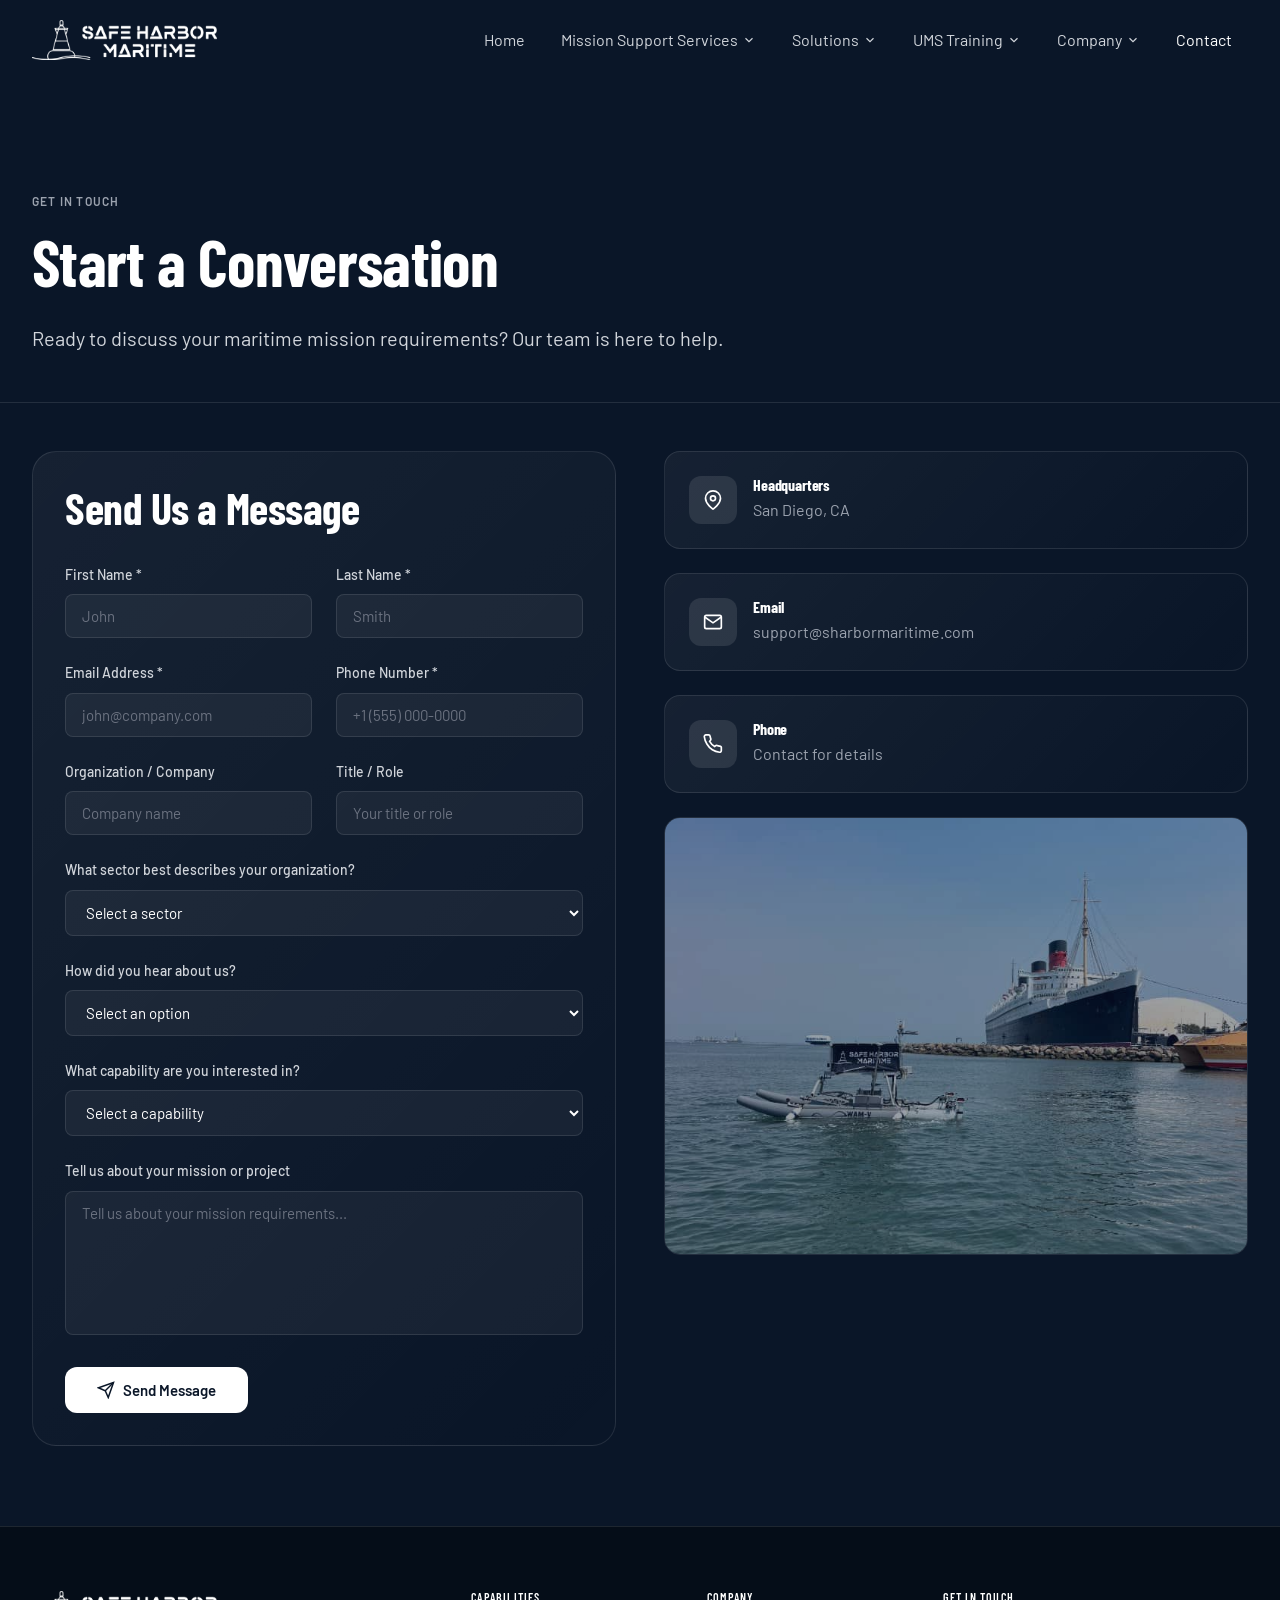
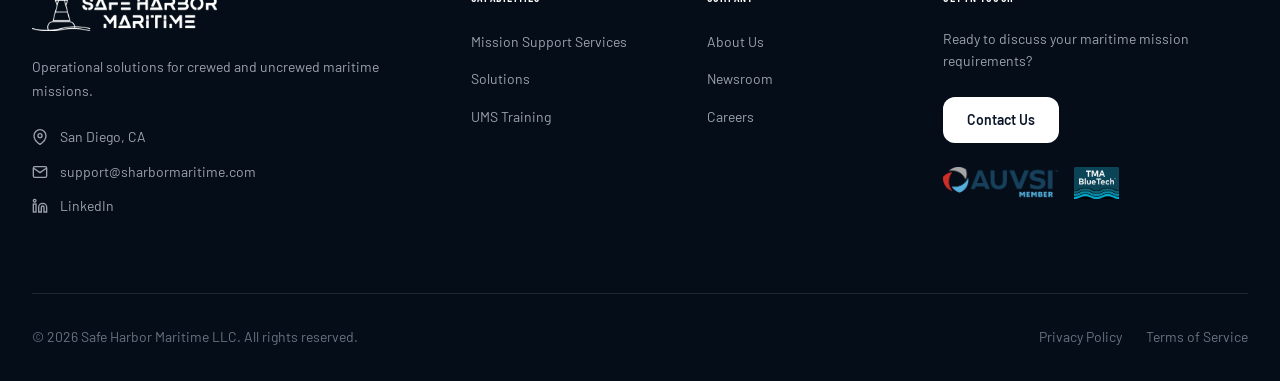
<file: contact/index.html>
<!DOCTYPE html>
<html lang="en">
<head>
  <meta charset="UTF-8" />
  <meta name="viewport" content="width=device-width, initial-scale=1.0" />
  <title>Contact — Safe Harbor Maritime</title>
  <meta name="description" content="Contact Safe Harbor Maritime. Headquartered in San Diego, CA. Reach out to discuss your maritime mission requirements — defense, commercial, training, or uncrewed systems." />
  <meta property="og:title" content="Contact — Safe Harbor Maritime" />
  <meta property="og:image" content="https://sharbormaritime.com/img/speedyBoat.jpg" />
  <meta property="og:type" content="website" />
  <meta property="og:url" content="https://sharbormaritime.com/contact.html" />
  <link rel="canonical" href="https://sharbormaritime.com/contact.html" />
  <link rel="stylesheet" href="../css/styles.css" />
</head>
<body>

<nav class="nav" aria-label="Main navigation">
  <div class="nav__inner">
    <a href="../" class="nav__logo"><img src="../img/SafeHarborLogo.png" alt="Safe Harbor Maritime" /></a>
    <ul class="nav__links" role="list">
      <li><a href="../">Home</a></li>
      <li class="nav__item"><a href="../mission-support/">Mission Support Services <svg class="nav__chevron" xmlns="http://www.w3.org/2000/svg" viewBox="0 0 24 24" fill="none" stroke="currentColor" stroke-width="2"><path d="M6 9l6 6 6-6"/></svg></a><div class="nav__dropdown"><a href="../mission-support/#agile-manning">Agile Manning</a><a href="../mission-support/#support-vessels">Support Vessels</a><a href="../mission-support/#technical-services">Technical Services</a><a href="../mission-support/#operational-logistics">Operational Logistics</a></div></li>
      <li class="nav__item"><a href="../solutions/">Solutions <svg class="nav__chevron" xmlns="http://www.w3.org/2000/svg" viewBox="0 0 24 24" fill="none" stroke="currentColor" stroke-width="2"><path d="M6 9l6 6 6-6"/></svg></a><div class="nav__dropdown"><a href="../solutions/#rapid-deploy-uxs">Rapid-Deploy Uncrewed Systems</a><a href="../solutions/#scalable-maritime-security">Scalable Maritime Security</a></div></li>
      <li class="nav__item"><a href="../training/">UMS Training <svg class="nav__chevron" xmlns="http://www.w3.org/2000/svg" viewBox="0 0 24 24" fill="none" stroke="currentColor" stroke-width="2"><path d="M6 9l6 6 6-6"/></svg></a><div class="nav__dropdown"><a href="../training/#routine-ums-operations">Routine UMS Operations</a><a href="../training/#advanced-bvlos-usv">Advanced &amp; BVLOS USV Operations</a><a href="../training/#advanced-bvlos-uuv">Advanced &amp; BVLOS UUV Operations</a></div></li>
      <li class="nav__item"><a href="../about/">Company <svg class="nav__chevron" xmlns="http://www.w3.org/2000/svg" viewBox="0 0 24 24" fill="none" stroke="currentColor" stroke-width="2"><path d="M6 9l6 6 6-6"/></svg></a><div class="nav__dropdown"><a href="../about/">About Us</a><a href="../newsroom/">Newsroom</a><a href="../careers/">Careers</a></div></li>
      <li><a href="" class="active">Contact</a></li>
    </ul>
    <button class="nav__hamburger" aria-label="Toggle menu"><span></span><span></span><span></span></button>
  </div>
  <div class="nav__mobile">
    <a href="../">Home</a>
    <details class="nav__mobile-group"><summary>Mission Support Services <svg style="width:1rem;height:1rem;" xmlns="http://www.w3.org/2000/svg" viewBox="0 0 24 24" fill="none" stroke="currentColor" stroke-width="2"><path d="M6 9l6 6 6-6"/></svg></summary><div class="nav__mobile-sub"><a href="../mission-support/">Mission Support Overview</a><a href="../mission-support/#agile-manning">Agile Manning</a><a href="../mission-support/#support-vessels">Support Vessels</a><a href="../mission-support/#technical-services">Technical Services</a><a href="../mission-support/#operational-logistics">Operational Logistics</a></div></details>
    <details class="nav__mobile-group"><summary>Solutions <svg style="width:1rem;height:1rem;" xmlns="http://www.w3.org/2000/svg" viewBox="0 0 24 24" fill="none" stroke="currentColor" stroke-width="2"><path d="M6 9l6 6 6-6"/></svg></summary><div class="nav__mobile-sub"><a href="../solutions/">Solutions Overview</a><a href="../solutions/#rapid-deploy-uxs">Rapid-Deploy Uncrewed Systems</a><a href="../solutions/#scalable-maritime-security">Scalable Maritime Security</a></div></details>
    <details class="nav__mobile-group"><summary>UMS Training <svg style="width:1rem;height:1rem;" xmlns="http://www.w3.org/2000/svg" viewBox="0 0 24 24" fill="none" stroke="currentColor" stroke-width="2"><path d="M6 9l6 6 6-6"/></svg></summary><div class="nav__mobile-sub"><a href="../training/">Training Overview</a><a href="../training/#routine-ums-operations">Routine UMS Operations</a><a href="../training/#advanced-bvlos-usv">Advanced &amp; BVLOS USV</a><a href="../training/#advanced-bvlos-uuv">Advanced &amp; BVLOS UUV</a></div></details>
    <details class="nav__mobile-group"><summary>Company <svg style="width:1rem;height:1rem;" xmlns="http://www.w3.org/2000/svg" viewBox="0 0 24 24" fill="none" stroke="currentColor" stroke-width="2"><path d="M6 9l6 6 6-6"/></svg></summary><div class="nav__mobile-sub"><a href="../about/">Company Overview</a><a href="../about/">About Us</a><a href="../newsroom/">Newsroom</a><a href="../careers/">Careers</a></div></details>
    <a href="">Contact</a>
  </div>
</nav>

<header class="page-hero" style="padding-bottom:3rem;">
  <div class="container" style="position:relative;z-index:1;">
    <div class="page-hero__content" style="padding-top:3rem;">
      <span class="label">Get In Touch</span>
      <h1>Start a Conversation</h1>
      <p style="margin-top:1.5rem;font-size:1.25rem;color:var(--gray-300);line-height:1.6;">Ready to discuss your maritime mission requirements? Our team is here to help.</p>
    </div>
  </div>
</header>

<section class="section border-top" style="padding-top:3rem;padding-bottom:5rem;">
  <div class="container">
    <div class="grid-2-lg" style="align-items:start;gap:3rem;">

      <!-- Contact Form -->
      <div class="contact-form fade-in" id="contact-form-wrap">
        <h2 style="margin-bottom:2rem;">Send Us a Message</h2>
        <form id="contact-form" novalidate>
          <div class="form-row">
            <div class="form-group">
              <label for="firstname">First Name <span aria-hidden="true">*</span></label>
              <input type="text" id="firstname" name="firstname" placeholder="John" required autocomplete="given-name" />
            </div>
            <div class="form-group">
              <label for="lastname">Last Name <span aria-hidden="true">*</span></label>
              <input type="text" id="lastname" name="lastname" placeholder="Smith" required autocomplete="family-name" />
            </div>
            <div class="form-group">
              <label for="email">Email Address <span aria-hidden="true">*</span></label>
              <input type="email" id="email" name="email" placeholder="john@company.com" required autocomplete="email" />
            </div>
            <div class="form-group">
              <label for="phone">Phone Number <span aria-hidden="true">*</span></label>
              <input type="tel" id="phone" name="phone" placeholder="+1 (555) 000-0000" required autocomplete="tel" />
            </div>
            <div class="form-group">
              <label for="company">Organization / Company</label>
              <input type="text" id="company" name="organization__company" placeholder="Company name" autocomplete="organization" />
            </div>
            <div class="form-group">
              <label for="jobtitle">Title / Role</label>
              <input type="text" id="jobtitle" name="jobtitle" placeholder="Your title or role" autocomplete="organization-title" />
            </div>
          </div>
          <div class="form-group" style="margin-bottom:1.5rem;">
            <label for="sector">What sector best describes your organization?</label>
            <select id="sector" name="what_sector_best_describes_your_organization">
              <option value="">Select a sector</option>
              <option value="us_navy_dod">U.S. Navy / DoD</option>
              <option value="defense_contractor">Defense Contractor</option>
              <option value="federal_agency_non_dod">Federal Agency (Non-DoD)</option>
              <option value="commercial_maritime">Commercial Maritime</option>
              <option value="research_academic">Research / Academic</option>
              <option value="other">Other</option>
            </select>
          </div>
          <div class="form-group" style="margin-bottom:1.5rem;">
            <label for="how_did_you_hear">How did you hear about us?</label>
            <select id="how_did_you_hear" name="how_did_you_hear_about_us">
              <option value="">Select an option</option>
              <option value="referral">Referral</option>
              <option value="linkedin">LinkedIn</option>
              <option value="industry_event_confrence">Industry Event / Conference</option>
              <option value="web_search">Web Search</option>
              <option value="tma_bluetech">TMA BlueTech</option>
              <option value="other">Other</option>
            </select>
          </div>
          <div class="form-group" style="margin-bottom:1.5rem;">
            <label for="capability">What capability are you interested in?</label>
            <select id="capability" name="capability_routing">
              <option value="">Select a capability</option>
              <option value="scalable_maritime_security">Scalable Maritime Security</option>
              <option value="support_services">Support Services</option>
              <option value="usv_leasing_rapid_deploy_uxs">USV Leasing / Rapid Deploy UxS</option>
              <option value="ums_training">UMS Training</option>
              <option value="other">Other</option>
            </select>
          </div>
          <div class="form-group" style="margin-bottom:2rem;">
            <label for="message">Tell us about your mission or project</label>
            <textarea id="message" name="tell_us_about_your_mission_or_project" placeholder="Tell us about your mission requirements..." rows="6"></textarea>
          </div>
          <button type="submit" class="btn btn-primary">
            <svg xmlns="http://www.w3.org/2000/svg" viewBox="0 0 24 24" fill="none" stroke="currentColor" stroke-width="2"><line x1="22" y1="2" x2="11" y2="13"/><polygon points="22 2 15 22 11 13 2 9 22 2"/></svg>
            Send Message
          </button>
        </form>

        <!-- Success state (hidden by default) -->
        <div id="contact-success" style="display:none;text-align:center;padding:3rem 2rem;">
          <div style="width:5rem;height:5rem;margin:0 auto 1.5rem;background:rgba(255,255,255,0.1);border-radius:50%;display:flex;align-items:center;justify-content:center;">
            <svg xmlns="http://www.w3.org/2000/svg" viewBox="0 0 24 24" fill="none" stroke="currentColor" stroke-width="2" style="width:2.5rem;height:2.5rem;"><path d="M22 11.08V12a10 10 0 1 1-5.93-9.14"/><polyline points="22 4 12 14.01 9 11.01"/></svg>
          </div>
          <h3 style="font-size:1.5rem;margin-bottom:1rem;">Message Sent</h3>
          <p class="text-muted">Thank you for reaching out. We'll get back to you shortly.</p>
        </div>
      </div>

      <!-- Contact Info -->
      <div class="fade-in" style="display:flex;flex-direction:column;gap:1.5rem;">
        <article class="card" style="padding:1.5rem;">
          <div style="display:flex;align-items:flex-start;gap:1rem;">
            <div class="card-icon" style="margin:0;flex-shrink:0;width:3rem;height:3rem;">
              <svg xmlns="http://www.w3.org/2000/svg" viewBox="0 0 24 24" fill="none" stroke="currentColor" stroke-width="2" style="width:1.25rem;height:1.25rem;"><path d="M21 10c0 7-9 13-9 13s-9-6-9-13a9 9 0 0 1 18 0z"/><circle cx="12" cy="10" r="3"/></svg>
            </div>
            <div>
              <h3 style="font-size:1rem;">Headquarters</h3>
              <p class="text-muted" style="margin-top:.25rem;">San Diego, CA</p>
            </div>
          </div>
        </article>
        <article class="card" style="padding:1.5rem;">
          <div style="display:flex;align-items:flex-start;gap:1rem;">
            <div class="card-icon" style="margin:0;flex-shrink:0;width:3rem;height:3rem;">
              <svg xmlns="http://www.w3.org/2000/svg" viewBox="0 0 24 24" fill="none" stroke="currentColor" stroke-width="2" style="width:1.25rem;height:1.25rem;"><path d="M4 4h16c1.1 0 2 .9 2 2v12c0 1.1-.9 2-2 2H4c-1.1 0-2-.9-2-2V6c0-1.1.9-2 2-2z"/><polyline points="22,6 12,13 2,6"/></svg>
            </div>
            <div>
              <h3 style="font-size:1rem;">Email</h3>
              <a href="mailto:support@sharbormaritime.com" class="text-muted" style="margin-top:.25rem;display:block;transition:color .2s;" onmouseover="this.style.color='#fff'" onmouseout="this.style.color=''">support@sharbormaritime.com</a>
            </div>
          </div>
        </article>
        <article class="card" style="padding:1.5rem;">
          <div style="display:flex;align-items:flex-start;gap:1rem;">
            <div class="card-icon" style="margin:0;flex-shrink:0;width:3rem;height:3rem;">
              <svg xmlns="http://www.w3.org/2000/svg" viewBox="0 0 24 24" fill="none" stroke="currentColor" stroke-width="2" style="width:1.25rem;height:1.25rem;"><path d="M22 16.92v3a2 2 0 0 1-2.18 2 19.79 19.79 0 0 1-8.63-3.07A19.5 19.5 0 0 1 4.69 12 19.79 19.79 0 0 1 1.61 3.38 2 2 0 0 1 3.58 1h3a2 2 0 0 1 2 1.72c.127.96.361 1.903.7 2.81a2 2 0 0 1-.45 2.11L7.91 8.96a16 16 0 0 0 6.13 6.13l.82-.82a2 2 0 0 1 2.11-.45c.907.339 1.85.573 2.81.7A2 2 0 0 1 22 16.92z"/></svg>
            </div>
            <div>
              <h3 style="font-size:1rem;">Phone</h3>
              <p class="text-muted" style="margin-top:.25rem;">Contact for details</p>
            </div>
          </div>
        </article>

        <div style="border-radius:1rem;overflow:hidden;border:1px solid var(--border);aspect-ratio:4/3;">
          <img src="../img/bigship.jpg" alt="San Diego maritime operations" style="width:100%;height:100%;object-fit:cover;opacity:.6;" />
        </div>
      </div>
    </div>
  </div>
</section>

<footer>
  <div class="container">
    <div class="footer-grid">
      <div class="footer-brand"><img src="../img/SafeHarborLogo.png" alt="Safe Harbor Maritime" /><p>Operational solutions for crewed and uncrewed maritime missions.</p><div class="footer-contact-item"><svg xmlns="http://www.w3.org/2000/svg" viewBox="0 0 24 24" fill="none" stroke="currentColor" stroke-width="2"><path d="M21 10c0 7-9 13-9 13s-9-6-9-13a9 9 0 0 1 18 0z"/><circle cx="12" cy="10" r="3"/></svg><span>San Diego, CA</span></div><div class="footer-contact-item"><svg xmlns="http://www.w3.org/2000/svg" viewBox="0 0 24 24" fill="none" stroke="currentColor" stroke-width="2"><path d="M4 4h16c1.1 0 2 .9 2 2v12c0 1.1-.9 2-2 2H4c-1.1 0-2-.9-2-2V6c0-1.1.9-2 2-2z"/><polyline points="22,6 12,13 2,6"/></svg><a href="mailto:support@sharbormaritime.com">support@sharbormaritime.com</a></div><div class="footer-contact-item"><svg xmlns="http://www.w3.org/2000/svg" viewBox="0 0 24 24" fill="none" stroke="currentColor" stroke-width="2"><path d="M16 8a6 6 0 0 1 6 6v7h-4v-7a2 2 0 0 0-2-2 2 2 0 0 0-2 2v7h-4v-7a6 6 0 0 1 6-6z"/><rect x="2" y="9" width="4" height="12"/><circle cx="4" cy="4" r="2"/></svg><a href="https://www.linkedin.com/company/safeharbormaritime" target="_blank" rel="noopener noreferrer">LinkedIn</a></div></div>
      <nav class="footer-links"><h4>Capabilities</h4><ul><li><a href="../mission-support/">Mission Support Services</a></li><li><a href="../solutions/">Solutions</a></li><li><a href="../training/">UMS Training</a></li></ul></nav>
      <nav class="footer-links"><h4>Company</h4><ul><li><a href="../about/">About Us</a></li><li><a href="../newsroom/">Newsroom</a></li><li><a href="../careers/">Careers</a></li></ul></nav>
      <div class="footer-cta"><h4>Get In Touch</h4><p>Ready to discuss your maritime mission requirements?</p><a href="" class="btn btn-primary" style="font-size:.875rem;padding:.75rem 1.5rem;">Contact Us</a><div class="footer-logos"><img src="../img/auvsi.png" alt="AUVSI Member" /><img src="../img/tma.png" alt="TMA BlueTech" /></div></div>
    </div>
    <div class="footer-bottom"><p>&copy; <span id="year"></span> Safe Harbor Maritime LLC. All rights reserved.</p><div class="footer-bottom-links"><a href="#">Privacy Policy</a><a href="#">Terms of Service</a></div></div>
  </div>
</footer>

<script src="../js/shared.js"></script>
<script>
  document.getElementById('year').textContent = new Date().getFullYear();

  document.getElementById('contact-form').addEventListener('submit', async function(e) {
    e.preventDefault();
    const form = e.target;
    const btn = form.querySelector('button[type="submit"]');
    btn.textContent = 'Sending...';
    btn.disabled = true;

    try {
      const res = await fetch('https://api.hsforms.com/submissions/v3/integration/submit/245110435/7bef2278-a93d-442e-b70f-0fae2132ca1d', {
        method: 'POST',
        headers: { 'Content-Type': 'application/json' },
        body: JSON.stringify({
          fields: [
            { name: 'firstname',                                    value: form.querySelector('[name="firstname"]').value },
            { name: 'lastname',                                     value: form.querySelector('[name="lastname"]').value },
            { name: 'email',                                        value: form.querySelector('[name="email"]').value },
            { name: 'phone',                                        value: form.querySelector('[name="phone"]').value },
            { name: 'organization__company',                                         value: form.querySelector('[name="organization__company"]').value },
            { name: 'jobtitle',                                     value: form.querySelector('[name="jobtitle"]').value },
            { name: 'what_sector_best_describes_your_organization', value: form.querySelector('[name="what_sector_best_describes_your_organization"]').value },
            { name: 'how_did_you_hear_about_us',                   value: form.querySelector('[name="how_did_you_hear_about_us"]').value },
            { name: 'capability_routing',                           value: form.querySelector('[name="capability_routing"]').value },
            { name: 'tell_us_about_your_mission_or_project',       value: form.querySelector('[name="tell_us_about_your_mission_or_project"]').value }
          ]
        })
      });

      if (res.ok) {
        form.style.display = 'none';
        document.getElementById('contact-success').style.display = 'block';
      } else {
        const err = await res.json();
        console.error('HubSpot error:', err);
        btn.textContent = 'Send Message';
        btn.disabled = false;
        alert('Something went wrong. Please try again.');
      }
    } catch (err) {
      console.error(err);
      btn.textContent = 'Send Message';
      btn.disabled = false;
      alert('Something went wrong. Please try again.');
    }
  });
</script>
</body>
</html>
</file>
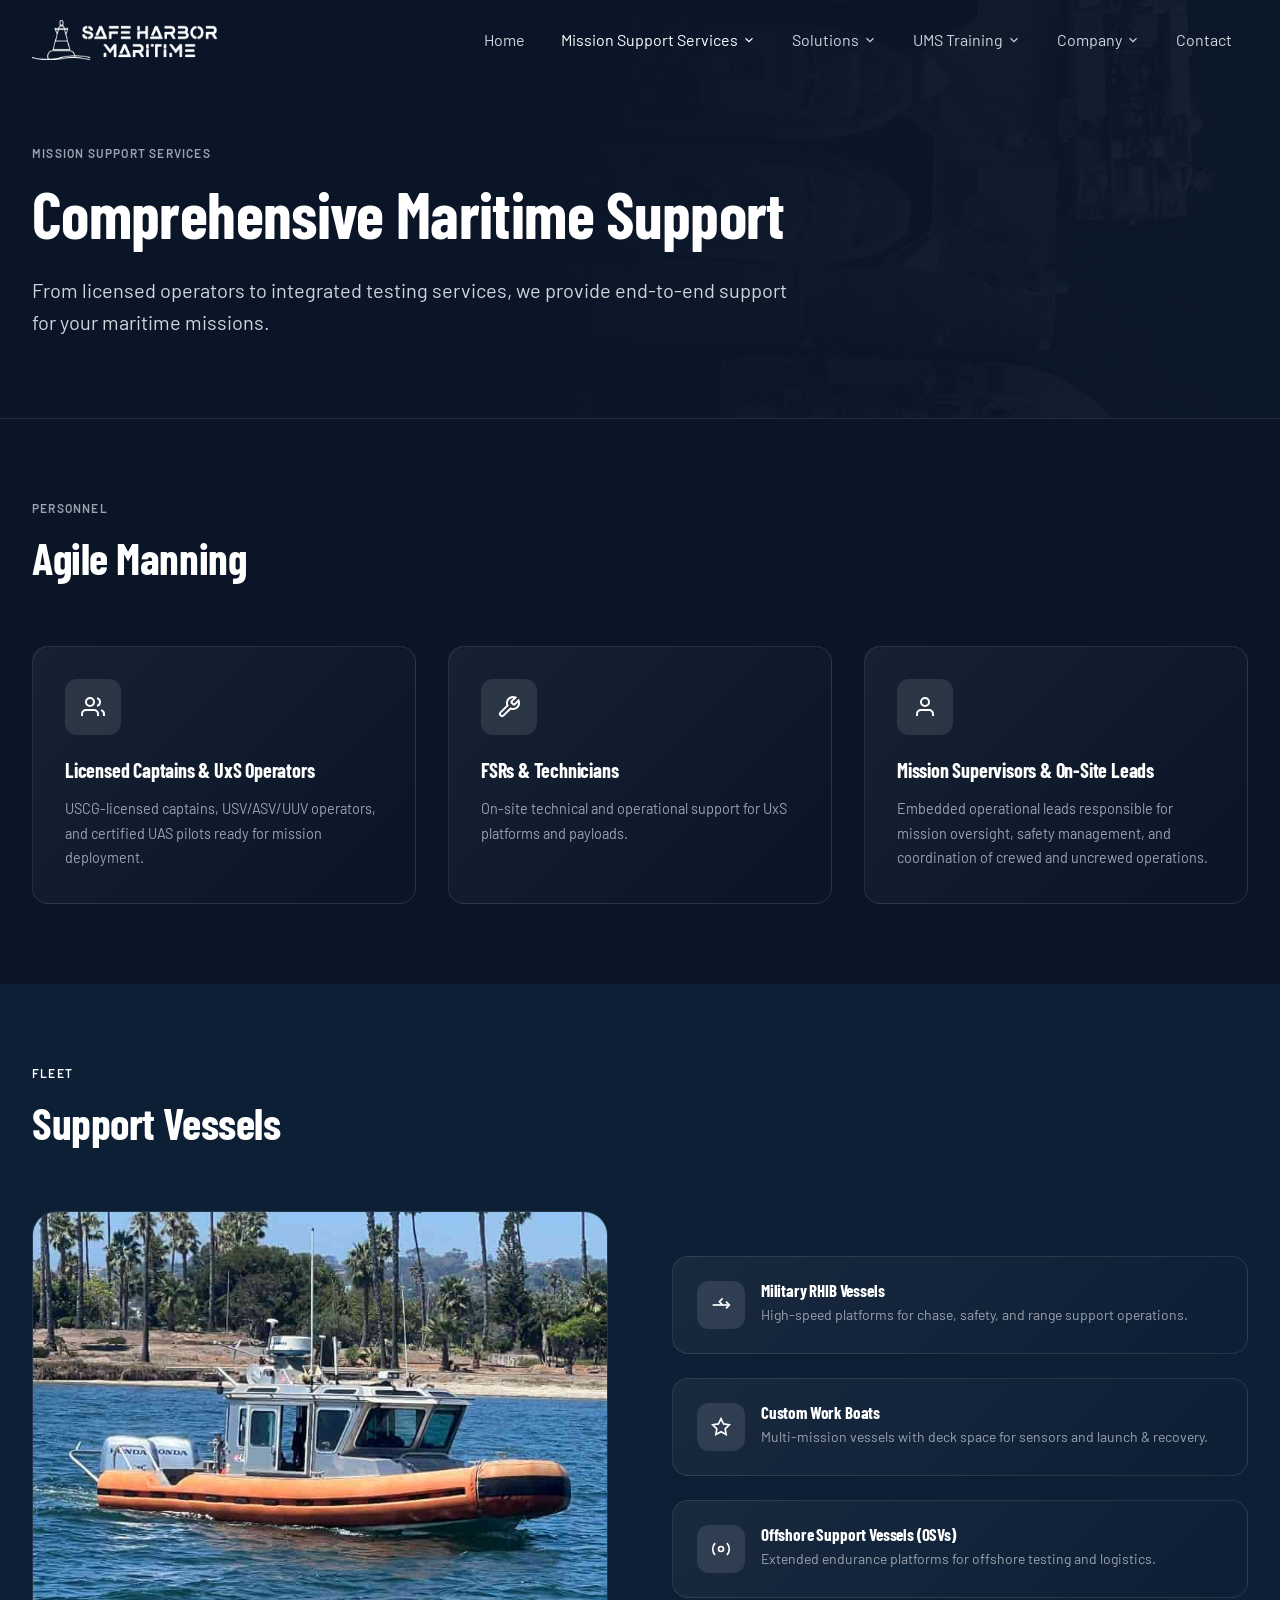
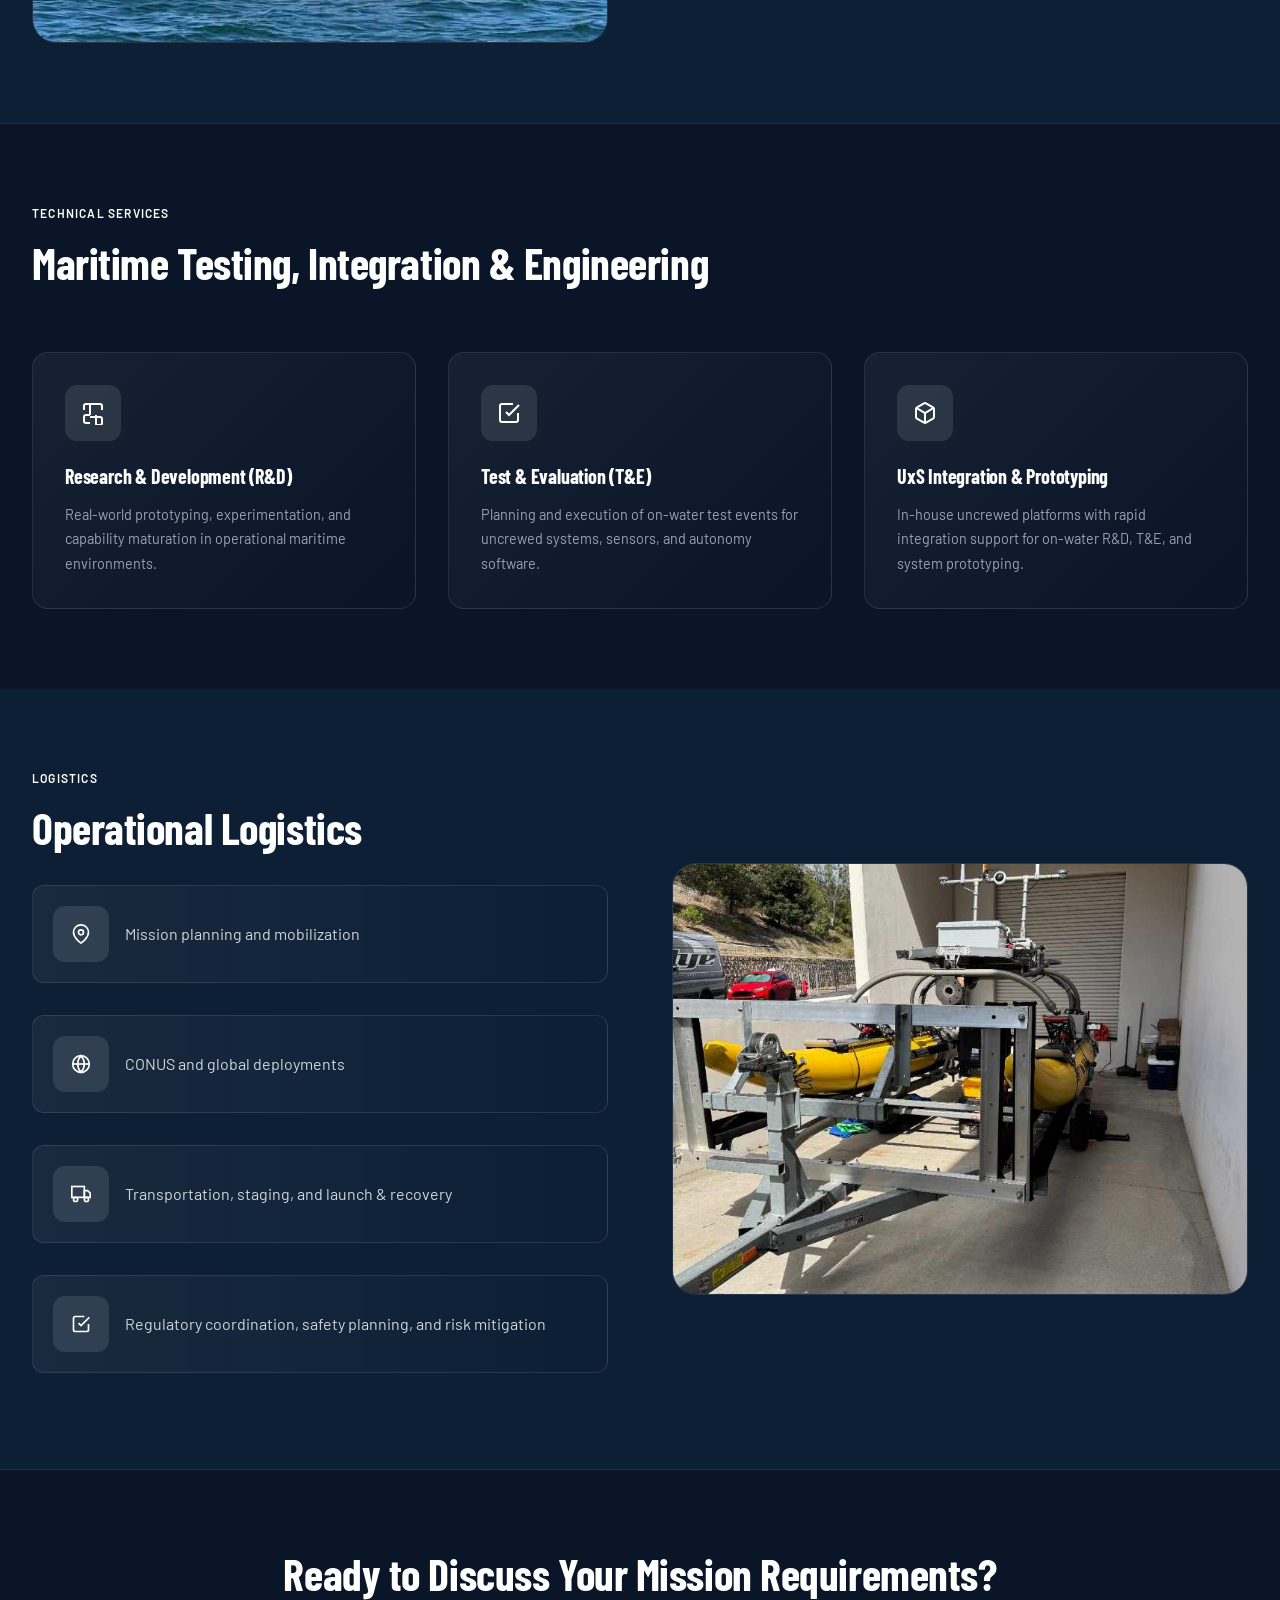
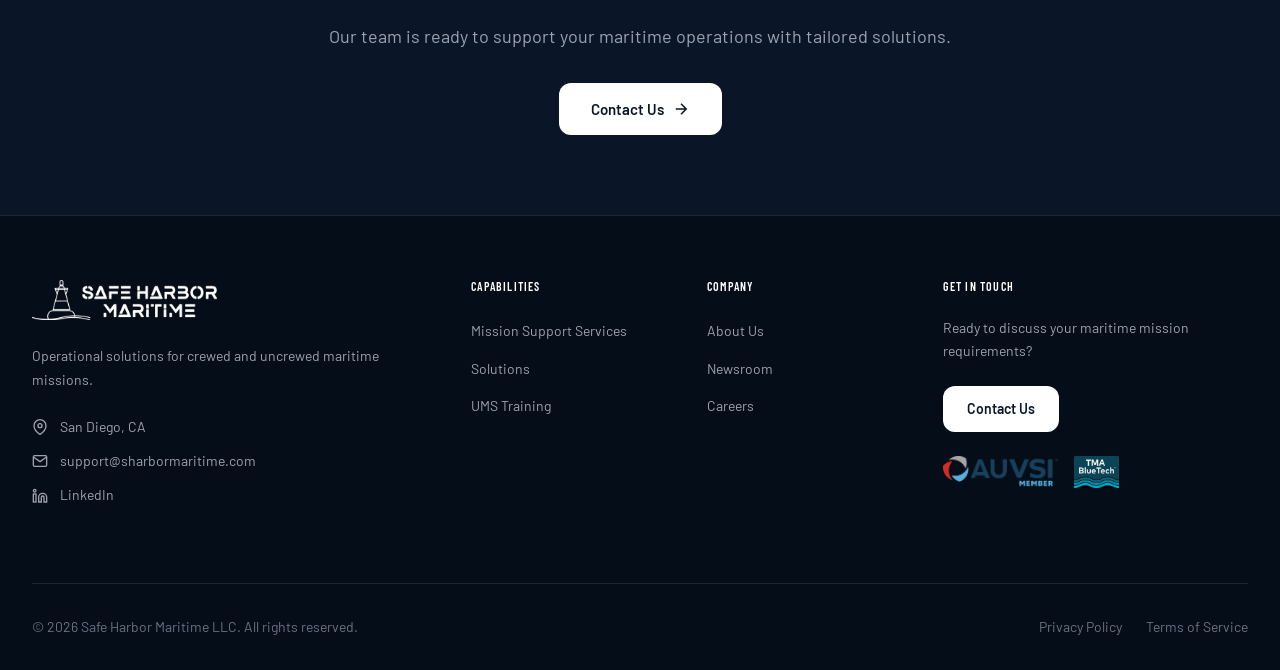
<file: mission-support/index.html>
<!DOCTYPE html>
<html lang="en">
<head>
  <meta charset="UTF-8" />
  <meta name="viewport" content="width=device-width, initial-scale=1.0" />
  <title>Mission Support Services — Safe Harbor Maritime</title>
  <meta name="description" content="Comprehensive maritime support: agile manning with licensed captains and UxS operators, support vessels, maritime testing and integration, and operational logistics for CONUS and global deployments." />
  <meta property="og:title" content="Mission Support Services — Safe Harbor Maritime" />
  <meta property="og:image" content="https://sharbormaritime.com/img/speedyBoat.jpg" />
  <meta property="og:type" content="website" />
  <meta property="og:url" content="https://sharbormaritime.com/mission-support.html" />
  <link rel="canonical" href="https://sharbormaritime.com/mission-support.html" />
  <link rel="stylesheet" href="../css/styles.css" />
</head>
<body>

<nav class="nav" aria-label="Main navigation">
  <div class="nav__inner">
    <a href="../" class="nav__logo"><img src="../img/SafeHarborLogo.png" alt="Safe Harbor Maritime" /></a>
    <ul class="nav__links" role="list">
      <li><a href="../">Home</a></li>
      <li class="nav__item"><a href="" class="active">Mission Support Services <svg class="nav__chevron" xmlns="http://www.w3.org/2000/svg" viewBox="0 0 24 24" fill="none" stroke="currentColor" stroke-width="2"><path d="M6 9l6 6 6-6"/></svg></a><div class="nav__dropdown"><a href="#agile-manning">Agile Manning</a><a href="#support-vessels">Support Vessels</a><a href="#technical-services">Technical Services</a><a href="#operational-logistics">Operational Logistics</a></div></li>
      <li class="nav__item"><a href="../solutions/">Solutions <svg class="nav__chevron" xmlns="http://www.w3.org/2000/svg" viewBox="0 0 24 24" fill="none" stroke="currentColor" stroke-width="2"><path d="M6 9l6 6 6-6"/></svg></a><div class="nav__dropdown"><a href="../solutions/#rapid-deploy-uxs">Rapid-Deploy Uncrewed Systems</a><a href="../solutions/#scalable-maritime-security">Scalable Maritime Security</a></div></li>
      <li class="nav__item"><a href="../training/">UMS Training <svg class="nav__chevron" xmlns="http://www.w3.org/2000/svg" viewBox="0 0 24 24" fill="none" stroke="currentColor" stroke-width="2"><path d="M6 9l6 6 6-6"/></svg></a><div class="nav__dropdown"><a href="../training/#routine-ums-operations">Routine UMS Operations</a><a href="../training/#advanced-bvlos-usv">Advanced &amp; BVLOS USV Operations</a><a href="../training/#advanced-bvlos-uuv">Advanced &amp; BVLOS UUV Operations</a></div></li>
      <li class="nav__item"><a href="../about/">Company <svg class="nav__chevron" xmlns="http://www.w3.org/2000/svg" viewBox="0 0 24 24" fill="none" stroke="currentColor" stroke-width="2"><path d="M6 9l6 6 6-6"/></svg></a><div class="nav__dropdown"><a href="../about/">About Us</a><a href="../newsroom/">Newsroom</a><a href="../careers/">Careers</a></div></li>
      <li><a href="../contact/">Contact</a></li>
    </ul>
    <button class="nav__hamburger" aria-label="Toggle menu"><span></span><span></span><span></span></button>
  </div>
  <div class="nav__mobile">
    <a href="../">Home</a>
    <details class="nav__mobile-group"><summary>Mission Support Services <svg style="width:1rem;height:1rem;" xmlns="http://www.w3.org/2000/svg" viewBox="0 0 24 24" fill="none" stroke="currentColor" stroke-width="2"><path d="M6 9l6 6 6-6"/></svg></summary><div class="nav__mobile-sub"><a href="">Mission Support Overview</a><a href="#agile-manning">Agile Manning</a><a href="#support-vessels">Support Vessels</a><a href="#technical-services">Technical Services</a><a href="#operational-logistics">Operational Logistics</a></div></details>
    <details class="nav__mobile-group"><summary>Solutions <svg style="width:1rem;height:1rem;" xmlns="http://www.w3.org/2000/svg" viewBox="0 0 24 24" fill="none" stroke="currentColor" stroke-width="2"><path d="M6 9l6 6 6-6"/></svg></summary><div class="nav__mobile-sub"><a href="../solutions/">Solutions Overview</a><a href="../solutions/#rapid-deploy-uxs">Rapid-Deploy Uncrewed Systems</a><a href="../solutions/#scalable-maritime-security">Scalable Maritime Security</a></div></details>
    <details class="nav__mobile-group"><summary>UMS Training <svg style="width:1rem;height:1rem;" xmlns="http://www.w3.org/2000/svg" viewBox="0 0 24 24" fill="none" stroke="currentColor" stroke-width="2"><path d="M6 9l6 6 6-6"/></svg></summary><div class="nav__mobile-sub"><a href="../training/">Training Overview</a><a href="../training/#routine-ums-operations">Routine UMS Operations</a><a href="../training/#advanced-bvlos-usv">Advanced &amp; BVLOS USV</a><a href="../training/#advanced-bvlos-uuv">Advanced &amp; BVLOS UUV</a></div></details>
    <details class="nav__mobile-group"><summary>Company <svg style="width:1rem;height:1rem;" xmlns="http://www.w3.org/2000/svg" viewBox="0 0 24 24" fill="none" stroke="currentColor" stroke-width="2"><path d="M6 9l6 6 6-6"/></svg></summary><div class="nav__mobile-sub"><a href="../about/">Company Overview</a><a href="../about/">About Us</a><a href="../newsroom/">Newsroom</a><a href="../careers/">Careers</a></div></details>
    <a href="../contact/">Contact</a>
  </div>
</nav>

<header class="page-hero">
  <div class="page-hero__bg"><img src="../img/DockedBoats.jpg" alt="" aria-hidden="true" /></div>
  <div class="page-hero__overlay"></div>
  <div class="container">
    <div class="page-hero__content">
      <span class="label">Mission Support Services</span>
      <h1>Comprehensive Maritime Support</h1>
      <p style="margin-top:1.5rem;font-size:1.25rem;color:var(--gray-300);line-height:1.6;">From licensed operators to integrated testing services, we provide end-to-end support for your maritime missions.</p>
    </div>
  </div>
</header>

<!-- AGILE MANNING -->
<section id="agile-manning" class="section border-top">
  <div class="container">
    <div class="fade-in" style="margin-bottom:4rem;">
      <span class="label">Personnel</span>
      <h2>Agile Manning</h2>
    </div>
    <div class="grid-3">
      <article class="card fade-in" style="padding:2rem;">
        <div class="card-icon">
          <svg xmlns="http://www.w3.org/2000/svg" viewBox="0 0 24 24" fill="none" stroke="currentColor" stroke-width="2"><path d="M17 21v-2a4 4 0 0 0-4-4H5a4 4 0 0 0-4 4v2"/><circle cx="9" cy="7" r="4"/><path d="M23 21v-2a4 4 0 0 0-3-3.87"/><path d="M16 3.13a4 4 0 0 1 0 7.75"/></svg>
        </div>
        <h3>Licensed Captains &amp; UxS Operators</h3>
        <p class="text-muted" style="margin-top:1rem;font-size:.9rem;line-height:1.7;">USCG-licensed captains, USV/ASV/UUV operators, and certified UAS pilots ready for mission deployment.</p>
      </article>
      <article class="card fade-in" style="padding:2rem;">
        <div class="card-icon">
          <svg xmlns="http://www.w3.org/2000/svg" viewBox="0 0 24 24" fill="none" stroke="currentColor" stroke-width="2"><path d="M14.7 6.3a1 1 0 0 0 0 1.4l1.6 1.6a1 1 0 0 0 1.4 0l3.77-3.77a6 6 0 0 1-7.94 7.94l-6.91 6.91a2.12 2.12 0 0 1-3-3l6.91-6.91a6 6 0 0 1 7.94-7.94l-3.76 3.76z"/></svg>
        </div>
        <h3>FSRs &amp; Technicians</h3>
        <p class="text-muted" style="margin-top:1rem;font-size:.9rem;line-height:1.7;">On-site technical and operational support for UxS platforms and payloads.</p>
      </article>
      <article class="card fade-in" style="padding:2rem;">
        <div class="card-icon">
          <svg xmlns="http://www.w3.org/2000/svg" viewBox="0 0 24 24" fill="none" stroke="currentColor" stroke-width="2"><path d="M20 21v-2a4 4 0 0 0-4-4H8a4 4 0 0 0-4 4v2"/><circle cx="12" cy="7" r="4"/></svg>
        </div>
        <h3>Mission Supervisors &amp; On-Site Leads</h3>
        <p class="text-muted" style="margin-top:1rem;font-size:.9rem;line-height:1.7;">Embedded operational leads responsible for mission oversight, safety management, and coordination of crewed and uncrewed operations.</p>
      </article>
    </div>
  </div>
</section>

<!-- SUPPORT VESSELS -->
<section id="support-vessels" class="section section--alt">
  <div class="container">
    <div class="fade-in" style="margin-bottom:4rem;">
      <span class="label label--light">Fleet</span>
      <h2>Support Vessels</h2>
    </div>
    <div class="grid-2-lg">
      <div class="fade-in">
        <div class="vision-img">
          <img src="../img/singleBoat.jpg" alt="Safe Harbor Maritime support vessel" />
        </div>
      </div>
      <div style="display:flex;flex-direction:column;gap:1.5rem;" class="fade-in">
        <article class="card" style="padding:1.5rem;">
          <div style="display:flex;align-items:flex-start;gap:1rem;">
            <div class="card-icon" style="margin:0;flex-shrink:0;width:3rem;height:3rem;">
              <svg xmlns="http://www.w3.org/2000/svg" viewBox="0 0 24 24" fill="none" stroke="currentColor" stroke-width="2" style="width:1.25rem;height:1.25rem;"><path d="M18 8l4 4-4 4"/><path d="M2 12h20"/><path d="M14 4l-4 4 4 4"/></svg>
            </div>
            <div>
              <h3 style="font-size:1.0625rem;">Military RHIB Vessels</h3>
              <p class="text-muted" style="margin-top:.25rem;font-size:.875rem;line-height:1.6;">High-speed platforms for chase, safety, and range support operations.</p>
            </div>
          </div>
        </article>
        <article class="card" style="padding:1.5rem;">
          <div style="display:flex;align-items:flex-start;gap:1rem;">
            <div class="card-icon" style="margin:0;flex-shrink:0;width:3rem;height:3rem;">
              <svg xmlns="http://www.w3.org/2000/svg" viewBox="0 0 24 24" fill="none" stroke="currentColor" stroke-width="2" style="width:1.25rem;height:1.25rem;"><path d="M12 2l3.09 6.26L22 9.27l-5 4.87 1.18 6.88L12 17.77l-6.18 3.25L7 14.14 2 9.27l6.91-1.01L12 2z"/></svg>
            </div>
            <div>
              <h3 style="font-size:1.0625rem;">Custom Work Boats</h3>
              <p class="text-muted" style="margin-top:.25rem;font-size:.875rem;line-height:1.6;">Multi-mission vessels with deck space for sensors and launch &amp; recovery.</p>
            </div>
          </div>
        </article>
        <article class="card" style="padding:1.5rem;">
          <div style="display:flex;align-items:flex-start;gap:1rem;">
            <div class="card-icon" style="margin:0;flex-shrink:0;width:3rem;height:3rem;">
              <svg xmlns="http://www.w3.org/2000/svg" viewBox="0 0 24 24" fill="none" stroke="currentColor" stroke-width="2" style="width:1.25rem;height:1.25rem;"><circle cx="12" cy="12" r="3"/><path d="M19.07 4.93a10 10 0 0 1 0 14.14"/><path d="M4.93 4.93a10 10 0 0 0 0 14.14"/></svg>
            </div>
            <div>
              <h3 style="font-size:1.0625rem;">Offshore Support Vessels (OSVs)</h3>
              <p class="text-muted" style="margin-top:.25rem;font-size:.875rem;line-height:1.6;">Extended endurance platforms for offshore testing and logistics.</p>
            </div>
          </div>
        </article>
      </div>
    </div>
  </div>
</section>

<!-- TECHNICAL SERVICES -->
<section id="technical-services" class="section border-top">
  <div class="container">
    <div class="fade-in" style="margin-bottom:4rem;">
      <span class="label label--light">Technical Services</span>
      <h2>Maritime Testing, Integration &amp; Engineering</h2>
    </div>
    <div class="grid-3">
      <article class="card fade-in" style="padding:2rem;">
        <div class="card-icon">
          <svg xmlns="http://www.w3.org/2000/svg" viewBox="0 0 24 24" fill="none" stroke="currentColor" stroke-width="2"><path d="M9 3H5a2 2 0 0 0-2 2v4m6-6h10a2 2 0 0 1 2 2v4M9 3v11m0 0H5a2 2 0 0 0-2 2v4a2 2 0 0 0 2 2h4m0-6h10a2 2 0 0 1 2 2v4a2 2 0 0 1-2 2h-4m0 0V14"/></svg>
        </div>
        <h3>Research &amp; Development (R&amp;D)</h3>
        <p class="text-muted" style="margin-top:1rem;font-size:.9rem;line-height:1.7;">Real-world prototyping, experimentation, and capability maturation in operational maritime environments.</p>
      </article>
      <article class="card fade-in" style="padding:2rem;">
        <div class="card-icon">
          <svg xmlns="http://www.w3.org/2000/svg" viewBox="0 0 24 24" fill="none" stroke="currentColor" stroke-width="2"><path d="M9 11l3 3L22 4"/><path d="M21 12v7a2 2 0 0 1-2 2H5a2 2 0 0 1-2-2V5a2 2 0 0 1 2-2h11"/></svg>
        </div>
        <h3>Test &amp; Evaluation (T&amp;E)</h3>
        <p class="text-muted" style="margin-top:1rem;font-size:.9rem;line-height:1.7;">Planning and execution of on-water test events for uncrewed systems, sensors, and autonomy software.</p>
      </article>
      <article class="card fade-in" style="padding:2rem;">
        <div class="card-icon">
          <svg xmlns="http://www.w3.org/2000/svg" viewBox="0 0 24 24" fill="none" stroke="currentColor" stroke-width="2"><path d="M21 16V8a2 2 0 0 0-1-1.73l-7-4a2 2 0 0 0-2 0l-7 4A2 2 0 0 0 3 8v8a2 2 0 0 0 1 1.73l7 4a2 2 0 0 0 2 0l7-4A2 2 0 0 0 21 16z"/><polyline points="3.27 6.96 12 12.01 20.73 6.96"/><line x1="12" y1="22.08" x2="12" y2="12"/></svg>
        </div>
        <h3>UxS Integration &amp; Prototyping</h3>
        <p class="text-muted" style="margin-top:1rem;font-size:.9rem;line-height:1.7;">In-house uncrewed platforms with rapid integration support for on-water R&amp;D, T&amp;E, and system prototyping.</p>
      </article>
    </div>
  </div>
</section>

<!-- OPERATIONAL LOGISTICS -->
<section id="operational-logistics" class="section section--alt">
  <div class="container">
    <div class="grid-2-lg">
      <div class="fade-in">
        <span class="label label--light">Logistics</span>
        <h2>Operational Logistics</h2>
        <div style="display:flex;flex-direction:column;gap:1rem;margin-top:2rem;">
          <div class="career-item">
            <div class="card-icon"><svg xmlns="http://www.w3.org/2000/svg" viewBox="0 0 24 24" fill="none" stroke="currentColor" stroke-width="2" style="width:1.25rem;height:1.25rem;"><path d="M21 10c0 7-9 13-9 13s-9-6-9-13a9 9 0 0 1 18 0z"/><circle cx="12" cy="10" r="3"/></svg></div>
            <span>Mission planning and mobilization</span>
          </div>
          <div class="career-item">
            <div class="card-icon"><svg xmlns="http://www.w3.org/2000/svg" viewBox="0 0 24 24" fill="none" stroke="currentColor" stroke-width="2" style="width:1.25rem;height:1.25rem;"><circle cx="12" cy="12" r="10"/><line x1="2" y1="12" x2="22" y2="12"/><path d="M12 2a15.3 15.3 0 0 1 4 10 15.3 15.3 0 0 1-4 10 15.3 15.3 0 0 1-4-10 15.3 15.3 0 0 1 4-10z"/></svg></div>
            <span>CONUS and global deployments</span>
          </div>
          <div class="career-item">
            <div class="card-icon"><svg xmlns="http://www.w3.org/2000/svg" viewBox="0 0 24 24" fill="none" stroke="currentColor" stroke-width="2" style="width:1.25rem;height:1.25rem;"><rect x="1" y="3" width="15" height="13"/><polygon points="16 8 20 8 23 11 23 16 16 16 16 8"/><circle cx="5.5" cy="18.5" r="2.5"/><circle cx="18.5" cy="18.5" r="2.5"/></svg></div>
            <span>Transportation, staging, and launch &amp; recovery</span>
          </div>
          <div class="career-item">
            <div class="card-icon"><svg xmlns="http://www.w3.org/2000/svg" viewBox="0 0 24 24" fill="none" stroke="currentColor" stroke-width="2" style="width:1.25rem;height:1.25rem;"><path d="M9 11l3 3L22 4"/><path d="M21 12v7a2 2 0 0 1-2 2H5a2 2 0 0 1-2-2V5a2 2 0 0 1 2-2h11"/></svg></div>
            <span>Regulatory coordination, safety planning, and risk mitigation</span>
          </div>
        </div>
      </div>
      <div class="vision-img fade-in">
        <img src="../img/unmannedVessle.jpg" alt="Operational logistics support" />
      </div>
    </div>
  </div>
</section>

<!-- CTA -->
<section class="cta-section">
  <div class="container">
    <h2>Ready to Discuss Your Mission Requirements?</h2>
    <p>Our team is ready to support your maritime operations with tailored solutions.</p>
    <a href="../contact/" class="btn btn-primary">Contact Us <svg xmlns="http://www.w3.org/2000/svg" viewBox="0 0 24 24" fill="none" stroke="currentColor" stroke-width="2"><path d="M5 12h14M12 5l7 7-7 7"/></svg></a>
  </div>
</section>

<footer>
  <div class="container">
    <div class="footer-grid">
      <div class="footer-brand"><img src="../img/SafeHarborLogo.png" alt="Safe Harbor Maritime" /><p>Operational solutions for crewed and uncrewed maritime missions.</p><div class="footer-contact-item"><svg xmlns="http://www.w3.org/2000/svg" viewBox="0 0 24 24" fill="none" stroke="currentColor" stroke-width="2"><path d="M21 10c0 7-9 13-9 13s-9-6-9-13a9 9 0 0 1 18 0z"/><circle cx="12" cy="10" r="3"/></svg><span>San Diego, CA</span></div><div class="footer-contact-item"><svg xmlns="http://www.w3.org/2000/svg" viewBox="0 0 24 24" fill="none" stroke="currentColor" stroke-width="2"><path d="M4 4h16c1.1 0 2 .9 2 2v12c0 1.1-.9 2-2 2H4c-1.1 0-2-.9-2-2V6c0-1.1.9-2 2-2z"/><polyline points="22,6 12,13 2,6"/></svg><a href="mailto:support@sharbormaritime.com">support@sharbormaritime.com</a></div><div class="footer-contact-item"><svg xmlns="http://www.w3.org/2000/svg" viewBox="0 0 24 24" fill="none" stroke="currentColor" stroke-width="2"><path d="M16 8a6 6 0 0 1 6 6v7h-4v-7a2 2 0 0 0-2-2 2 2 0 0 0-2 2v7h-4v-7a6 6 0 0 1 6-6z"/><rect x="2" y="9" width="4" height="12"/><circle cx="4" cy="4" r="2"/></svg><a href="https://www.linkedin.com/company/safeharbormaritime" target="_blank" rel="noopener noreferrer">LinkedIn</a></div></div>
      <nav class="footer-links"><h4>Capabilities</h4><ul><li><a href="">Mission Support Services</a></li><li><a href="../solutions/">Solutions</a></li><li><a href="../training/">UMS Training</a></li></ul></nav>
      <nav class="footer-links"><h4>Company</h4><ul><li><a href="../about/">About Us</a></li><li><a href="../newsroom/">Newsroom</a></li><li><a href="../careers/">Careers</a></li></ul></nav>
      <div class="footer-cta"><h4>Get In Touch</h4><p>Ready to discuss your maritime mission requirements?</p><a href="../contact/" class="btn btn-primary" style="font-size:.875rem;padding:.75rem 1.5rem;">Contact Us</a><div class="footer-logos"><img src="../img/auvsi.png" alt="AUVSI Member" /><img src="../img/tma.png" alt="TMA BlueTech" /></div></div>
    </div>
    <div class="footer-bottom"><p>&copy; <span id="year"></span> Safe Harbor Maritime LLC. All rights reserved.</p><div class="footer-bottom-links"><a href="#">Privacy Policy</a><a href="#">Terms of Service</a></div></div>
  </div>
</footer>
<script src="../js/shared.js"></script>
<script>document.getElementById('year').textContent = new Date().getFullYear();</script>
</body>
</html>
</file>
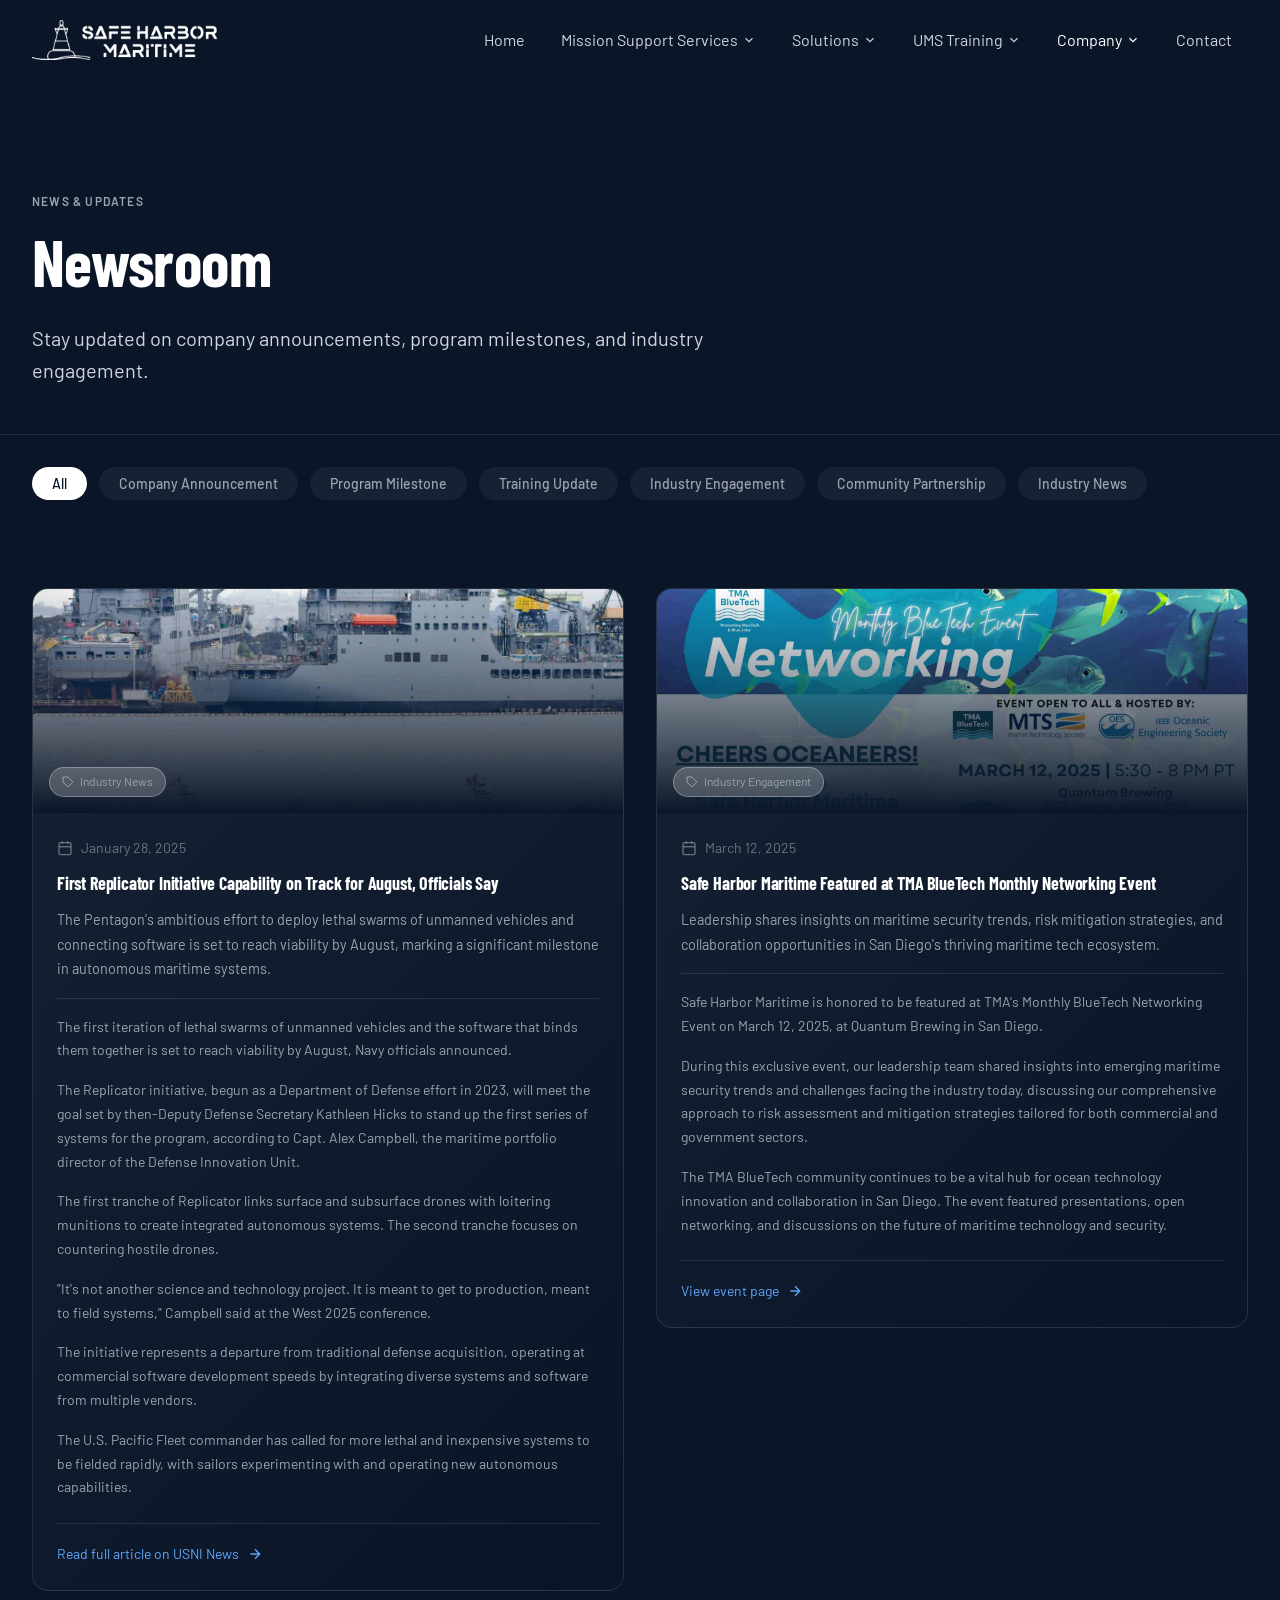
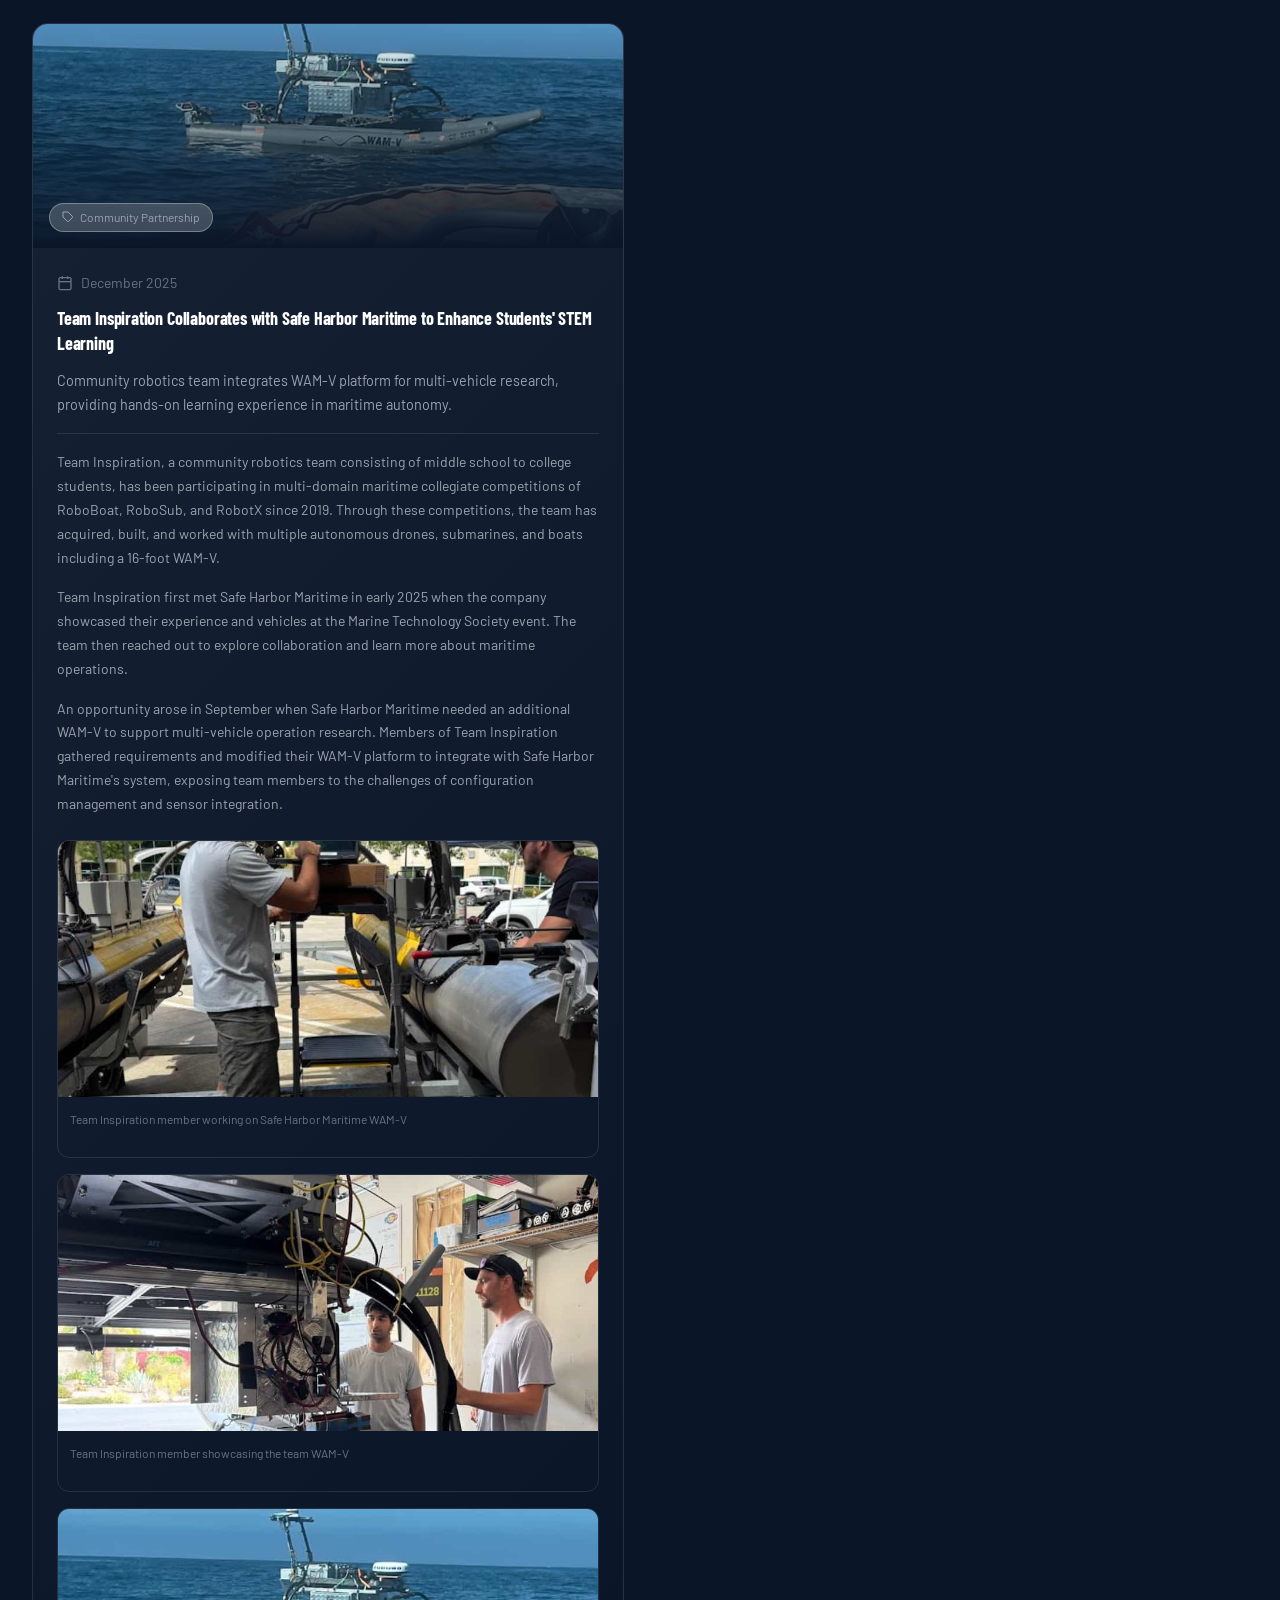
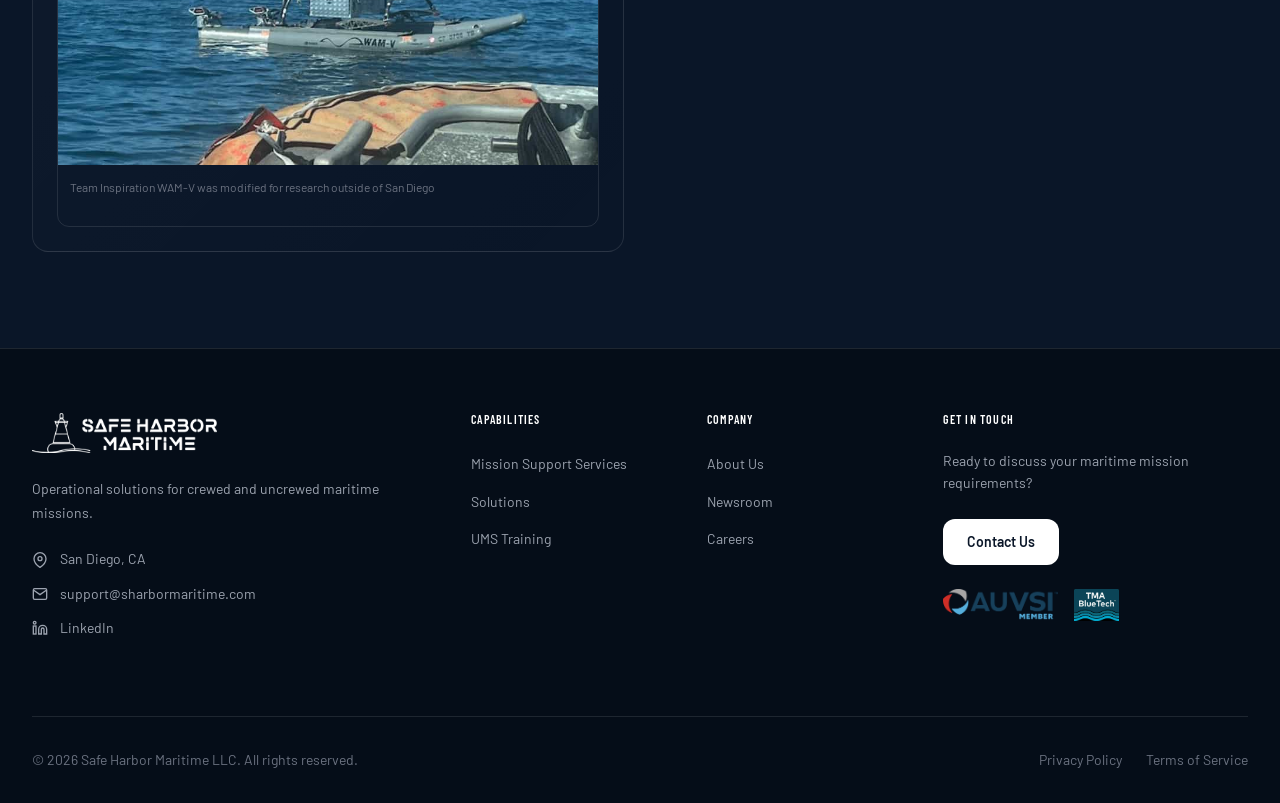
<file: newsroom/index.html>
<!DOCTYPE html>
<html lang="en">
<head>
  <meta charset="UTF-8" />
  <meta name="viewport" content="width=device-width, initial-scale=1.0" />
  <title>Newsroom — Safe Harbor Maritime</title>
  <meta name="description" content="Safe Harbor Maritime news and updates: company announcements, program milestones, training updates, and industry engagement." />
  <meta property="og:title" content="Newsroom — Safe Harbor Maritime" />
  <meta property="og:image" content="https://sharbormaritime.com/img/speedyBoat.jpg" />
  <meta property="og:type" content="website" />
  <meta property="og:url" content="https://sharbormaritime.com/newsroom.html" />
  <link rel="canonical" href="https://sharbormaritime.com/newsroom.html" />
  <link rel="stylesheet" href="../css/styles.css" />
</head>
<body>

<nav class="nav" aria-label="Main navigation">
  <div class="nav__inner">
    <a href="../" class="nav__logo"><img src="../img/SafeHarborLogo.png" alt="Safe Harbor Maritime" /></a>
    <ul class="nav__links" role="list">
      <li><a href="../">Home</a></li>
      <li class="nav__item"><a href="../mission-support/">Mission Support Services <svg class="nav__chevron" xmlns="http://www.w3.org/2000/svg" viewBox="0 0 24 24" fill="none" stroke="currentColor" stroke-width="2"><path d="M6 9l6 6 6-6"/></svg></a><div class="nav__dropdown"><a href="../mission-support/#agile-manning">Agile Manning</a><a href="../mission-support/#support-vessels">Support Vessels</a><a href="../mission-support/#technical-services">Technical Services</a><a href="../mission-support/#operational-logistics">Operational Logistics</a></div></li>
      <li class="nav__item"><a href="../solutions/">Solutions <svg class="nav__chevron" xmlns="http://www.w3.org/2000/svg" viewBox="0 0 24 24" fill="none" stroke="currentColor" stroke-width="2"><path d="M6 9l6 6 6-6"/></svg></a><div class="nav__dropdown"><a href="../solutions/#rapid-deploy-uxs">Rapid-Deploy Uncrewed Systems</a><a href="../solutions/#scalable-maritime-security">Scalable Maritime Security</a></div></li>
      <li class="nav__item"><a href="../training/">UMS Training <svg class="nav__chevron" xmlns="http://www.w3.org/2000/svg" viewBox="0 0 24 24" fill="none" stroke="currentColor" stroke-width="2"><path d="M6 9l6 6 6-6"/></svg></a><div class="nav__dropdown"><a href="../training/#routine-ums-operations">Routine UMS Operations</a><a href="../training/#advanced-bvlos-usv">Advanced &amp; BVLOS USV Operations</a><a href="../training/#advanced-bvlos-uuv">Advanced &amp; BVLOS UUV Operations</a></div></li>
      <li class="nav__item"><a href="../about/" class="active">Company <svg class="nav__chevron" xmlns="http://www.w3.org/2000/svg" viewBox="0 0 24 24" fill="none" stroke="currentColor" stroke-width="2"><path d="M6 9l6 6 6-6"/></svg></a><div class="nav__dropdown"><a href="../about/">About Us</a><a href="">Newsroom</a><a href="../careers/">Careers</a></div></li>
      <li><a href="../contact/">Contact</a></li>
    </ul>
    <button class="nav__hamburger" aria-label="Toggle menu"><span></span><span></span><span></span></button>
  </div>
  <div class="nav__mobile">
    <a href="../">Home</a>
    <details class="nav__mobile-group"><summary>Mission Support Services <svg style="width:1rem;height:1rem;" xmlns="http://www.w3.org/2000/svg" viewBox="0 0 24 24" fill="none" stroke="currentColor" stroke-width="2"><path d="M6 9l6 6 6-6"/></svg></summary><div class="nav__mobile-sub"><a href="../mission-support/">Mission Support Overview</a><a href="../mission-support/#agile-manning">Agile Manning</a><a href="../mission-support/#support-vessels">Support Vessels</a><a href="../mission-support/#technical-services">Technical Services</a><a href="../mission-support/#operational-logistics">Operational Logistics</a></div></details>
    <details class="nav__mobile-group"><summary>Solutions <svg style="width:1rem;height:1rem;" xmlns="http://www.w3.org/2000/svg" viewBox="0 0 24 24" fill="none" stroke="currentColor" stroke-width="2"><path d="M6 9l6 6 6-6"/></svg></summary><div class="nav__mobile-sub"><a href="../solutions/">Solutions Overview</a><a href="../solutions/#rapid-deploy-uxs">Rapid-Deploy Uncrewed Systems</a><a href="../solutions/#scalable-maritime-security">Scalable Maritime Security</a></div></details>
    <details class="nav__mobile-group"><summary>UMS Training <svg style="width:1rem;height:1rem;" xmlns="http://www.w3.org/2000/svg" viewBox="0 0 24 24" fill="none" stroke="currentColor" stroke-width="2"><path d="M6 9l6 6 6-6"/></svg></summary><div class="nav__mobile-sub"><a href="../training/">Training Overview</a><a href="../training/#routine-ums-operations">Routine UMS Operations</a><a href="../training/#advanced-bvlos-usv">Advanced &amp; BVLOS USV</a><a href="../training/#advanced-bvlos-uuv">Advanced &amp; BVLOS UUV</a></div></details>
    <details class="nav__mobile-group"><summary>Company <svg style="width:1rem;height:1rem;" xmlns="http://www.w3.org/2000/svg" viewBox="0 0 24 24" fill="none" stroke="currentColor" stroke-width="2"><path d="M6 9l6 6 6-6"/></svg></summary><div class="nav__mobile-sub"><a href="../about/">Company Overview</a><a href="../about/">About Us</a><a href="">Newsroom</a><a href="../careers/">Careers</a></div></details>
    <a href="../contact/">Contact</a>
  </div>
</nav>

<!-- PAGE HERO -->
<header class="page-hero" style="padding-bottom:3rem;">
  <div class="container" style="position:relative;z-index:1;">
    <div class="page-hero__content" style="padding-top:3rem;">
      <span class="label">News &amp; Updates</span>
      <h1>Newsroom</h1>
      <p style="margin-top:1.5rem;font-size:1.25rem;color:var(--gray-300);line-height:1.6;">Stay updated on company announcements, program milestones, and industry engagement.</p>
    </div>
  </div>
</header>

<!-- CATEGORY FILTERS -->
<section class="border-top" style="padding:2rem 0;">
  <div class="container">
    <div class="news-filters" role="group" aria-label="Filter news by category">
      <button class="filter-btn active" data-category="All">All</button>
      <button class="filter-btn" data-category="Company Announcement">Company Announcement</button>
      <button class="filter-btn" data-category="Program Milestone">Program Milestone</button>
      <button class="filter-btn" data-category="Training Update">Training Update</button>
      <button class="filter-btn" data-category="Industry Engagement">Industry Engagement</button>
      <button class="filter-btn" data-category="Community Partnership">Community Partnership</button>
      <button class="filter-btn" data-category="Industry News">Industry News</button>
    </div>
  </div>
</section>

<!-- NEWS GRID -->
<section class="section" style="padding-top:1.5rem;padding-bottom:6rem;">
  <div class="container">
    <div class="grid-2" id="news-grid">

      <!-- Article 1 -->
      <div data-category="Industry News">
        <article class="card news-card fade-in" data-category="Industry News">
          <div class="news-card__img">
            <img src="../img/replicator.webp" alt="Replicator Initiative — unmanned vessels" loading="lazy" />
            <div class="news-card__img-overlay"></div>
            <span class="news-card__category">
              <svg xmlns="http://www.w3.org/2000/svg" viewBox="0 0 24 24" fill="none" stroke="currentColor" stroke-width="2" style="width:.75rem;height:.75rem;"><path d="M20.59 13.41l-7.17 7.17a2 2 0 0 1-2.83 0L2 12V2h10l8.59 8.59a2 2 0 0 1 0 2.82z"/><line x1="7" y1="7" x2="7.01" y2="7"/></svg>
              Industry News
            </span>
          </div>
          <div class="news-card__body">
            <div class="news-card__date">
              <svg xmlns="http://www.w3.org/2000/svg" viewBox="0 0 24 24" fill="none" stroke="currentColor" stroke-width="2"><rect x="3" y="4" width="18" height="18" rx="2" ry="2"/><line x1="16" y1="2" x2="16" y2="6"/><line x1="8" y1="2" x2="8" y2="6"/><line x1="3" y1="10" x2="21" y2="10"/></svg>
              January 28, 2025
            </div>
            <h2 style="font-size:1.125rem;margin-bottom:.75rem;color:var(--white);line-height:1.4;">First Replicator Initiative Capability on Track for August, Officials Say</h2>
            <p class="text-muted" style="font-size:.9rem;line-height:1.7;margin-bottom:1rem;">The Pentagon's ambitious effort to deploy lethal swarms of unmanned vehicles and connecting software is set to reach viability by August, marking a significant milestone in autonomous maritime systems.</p>

            <div class="news-card__content">
              <p>The first iteration of lethal swarms of unmanned vehicles and the software that binds them together is set to reach viability by August, Navy officials announced.</p>
              <p>The Replicator initiative, begun as a Department of Defense effort in 2023, will meet the goal set by then-Deputy Defense Secretary Kathleen Hicks to stand up the first series of systems for the program, according to Capt. Alex Campbell, the maritime portfolio director of the Defense Innovation Unit.</p>
              <p>The first tranche of Replicator links surface and subsurface drones with loitering munitions to create integrated autonomous systems. The second tranche focuses on countering hostile drones.</p>
              <p>"It's not another science and technology project. It is meant to get to production, meant to field systems," Campbell said at the West 2025 conference.</p>
              <p>The initiative represents a departure from traditional defense acquisition, operating at commercial software development speeds by integrating diverse systems and software from multiple vendors.</p>
              <p>The U.S. Pacific Fleet commander has called for more lethal and inexpensive systems to be fielded rapidly, with sailors experimenting with and operating new autonomous capabilities.</p>
              <div style="margin-top:1.5rem;padding-top:1rem;border-top:1px solid var(--border);">
                <a href="https://news.usni.org/2025/01/28/first-replicator-initiative-capability-on-track-for-august-officials-say" target="_blank" rel="noopener noreferrer" style="display:inline-flex;align-items:center;gap:.5rem;font-size:.875rem;color:#60a5fa;transition:color .2s;" onmouseover="this.style.color='#93c5fd'" onmouseout="this.style.color='#60a5fa'">
                  Read full article on USNI News
                  <svg xmlns="http://www.w3.org/2000/svg" viewBox="0 0 24 24" fill="none" stroke="currentColor" stroke-width="2" style="width:1rem;height:1rem;"><path d="M5 12h14M12 5l7 7-7 7"/></svg>
                </a>
              </div>
            </div>
          </div>
        </article>
      </div>

      <!-- Article 2 -->
      <div data-category="Industry Engagement">
        <article class="card news-card fade-in" data-category="Industry Engagement">
          <div class="news-card__img">
            <img src="../img/networkTMA.webp" alt="TMA BlueTech Monthly Networking Event" loading="lazy" />
            <div class="news-card__img-overlay"></div>
            <span class="news-card__category">
              <svg xmlns="http://www.w3.org/2000/svg" viewBox="0 0 24 24" fill="none" stroke="currentColor" stroke-width="2" style="width:.75rem;height:.75rem;"><path d="M20.59 13.41l-7.17 7.17a2 2 0 0 1-2.83 0L2 12V2h10l8.59 8.59a2 2 0 0 1 0 2.82z"/><line x1="7" y1="7" x2="7.01" y2="7"/></svg>
              Industry Engagement
            </span>
          </div>
          <div class="news-card__body">
            <div class="news-card__date">
              <svg xmlns="http://www.w3.org/2000/svg" viewBox="0 0 24 24" fill="none" stroke="currentColor" stroke-width="2"><rect x="3" y="4" width="18" height="18" rx="2" ry="2"/><line x1="16" y1="2" x2="16" y2="6"/><line x1="8" y1="2" x2="8" y2="6"/><line x1="3" y1="10" x2="21" y2="10"/></svg>
              March 12, 2025
            </div>
            <h2 style="font-size:1.125rem;margin-bottom:.75rem;color:var(--white);line-height:1.4;">Safe Harbor Maritime Featured at TMA BlueTech Monthly Networking Event</h2>
            <p class="text-muted" style="font-size:.9rem;line-height:1.7;margin-bottom:1rem;">Leadership shares insights on maritime security trends, risk mitigation strategies, and collaboration opportunities in San Diego's thriving maritime tech ecosystem.</p>

            <div class="news-card__content">
              <p>Safe Harbor Maritime is honored to be featured at TMA's Monthly BlueTech Networking Event on March 12, 2025, at Quantum Brewing in San Diego.</p>
              <p>During this exclusive event, our leadership team shared insights into emerging maritime security trends and challenges facing the industry today, discussing our comprehensive approach to risk assessment and mitigation strategies tailored for both commercial and government sectors.</p>
              <p>The TMA BlueTech community continues to be a vital hub for ocean technology innovation and collaboration in San Diego. The event featured presentations, open networking, and discussions on the future of maritime technology and security.</p>
              <div style="margin-top:1.5rem;padding-top:1rem;border-top:1px solid var(--border);">
                <a href="https://www.tmabluetech.org/events/monthly-bluetech-networking-march2025-safe-harbor-maritime" target="_blank" rel="noopener noreferrer" style="display:inline-flex;align-items:center;gap:.5rem;font-size:.875rem;color:#60a5fa;transition:color .2s;" onmouseover="this.style.color='#93c5fd'" onmouseout="this.style.color='#60a5fa'">
                  View event page
                  <svg xmlns="http://www.w3.org/2000/svg" viewBox="0 0 24 24" fill="none" stroke="currentColor" stroke-width="2" style="width:1rem;height:1rem;"><path d="M5 12h14M12 5l7 7-7 7"/></svg>
                </a>
              </div>
            </div>
          </div>
        </article>
      </div>

      <!-- Article 3 -->
      <div data-category="Community Partnership">
        <article class="card news-card fade-in" data-category="Community Partnership">
          <div class="news-card__img">
            <img src="../img/boatFromBoat.png" alt="Team Inspiration WAM-V collaboration" loading="lazy" />
            <div class="news-card__img-overlay"></div>
            <span class="news-card__category">
              <svg xmlns="http://www.w3.org/2000/svg" viewBox="0 0 24 24" fill="none" stroke="currentColor" stroke-width="2" style="width:.75rem;height:.75rem;"><path d="M20.59 13.41l-7.17 7.17a2 2 0 0 1-2.83 0L2 12V2h10l8.59 8.59a2 2 0 0 1 0 2.82z"/><line x1="7" y1="7" x2="7.01" y2="7"/></svg>
              Community Partnership
            </span>
          </div>
          <div class="news-card__body">
            <div class="news-card__date">
              <svg xmlns="http://www.w3.org/2000/svg" viewBox="0 0 24 24" fill="none" stroke="currentColor" stroke-width="2"><rect x="3" y="4" width="18" height="18" rx="2" ry="2"/><line x1="16" y1="2" x2="16" y2="6"/><line x1="8" y1="2" x2="8" y2="6"/><line x1="3" y1="10" x2="21" y2="10"/></svg>
              December 2025
            </div>
            <h2 style="font-size:1.125rem;margin-bottom:.75rem;color:var(--white);line-height:1.4;">Team Inspiration Collaborates with Safe Harbor Maritime to Enhance Students' STEM Learning</h2>
            <p class="text-muted" style="font-size:.9rem;line-height:1.7;margin-bottom:1rem;">Community robotics team integrates WAM-V platform for multi-vehicle research, providing hands-on learning experience in maritime autonomy.</p>

            <div class="news-card__content">
              <p>Team Inspiration, a community robotics team consisting of middle school to college students, has been participating in multi-domain maritime collegiate competitions of RoboBoat, RoboSub, and RobotX since 2019. Through these competitions, the team has acquired, built, and worked with multiple autonomous drones, submarines, and boats including a 16-foot WAM-V.</p>
              <p>Team Inspiration first met Safe Harbor Maritime in early 2025 when the company showcased their experience and vehicles at the Marine Technology Society event. The team then reached out to explore collaboration and learn more about maritime operations.</p>
              <p>An opportunity arose in September when Safe Harbor Maritime needed an additional WAM-V to support multi-vehicle operation research. Members of Team Inspiration gathered requirements and modified their WAM-V platform to integrate with Safe Harbor Maritime's system, exposing team members to the challenges of configuration management and sensor integration.</p>

              <!-- Additional photos -->
              <div style="margin-top:1.5rem;display:flex;flex-direction:column;gap:1rem;">
                <div style="border-radius:.75rem;overflow:hidden;border:1px solid var(--border);">
                  <img src="../img/workOnAft.png" alt="Team Inspiration member working on Safe Harbor Maritime WAM-V" loading="lazy" style="width:100%;height:16rem;object-fit:cover;" />
                  <p style="font-size:.75rem;color:var(--gray-500);padding:.75rem;">Team Inspiration member working on Safe Harbor Maritime WAM-V</p>
                </div>
                <div style="border-radius:.75rem;overflow:hidden;border:1px solid var(--border);">
                  <img src="../img/metAtWork.png" alt="Team Inspiration member showcasing the WAM-V" loading="lazy" style="width:100%;height:16rem;object-fit:cover;" />
                  <p style="font-size:.75rem;color:var(--gray-500);padding:.75rem;">Team Inspiration member showcasing the team WAM-V</p>
                </div>
                <div style="border-radius:.75rem;overflow:hidden;border:1px solid var(--border);">
                  <img src="../img/boatFromBoat.png" alt="Team Inspiration WAM-V in water" loading="lazy" style="width:100%;height:16rem;object-fit:cover;" />
                  <p style="font-size:.75rem;color:var(--gray-500);padding:.75rem;">Team Inspiration WAM-V was modified for research outside of San Diego</p>
                </div>
              </div>
            </div>
          </div>
        </article>
      </div>

    </div>
  </div>
</section>

<footer>
  <div class="container">
    <div class="footer-grid">
      <div class="footer-brand"><img src="../img/SafeHarborLogo.png" alt="Safe Harbor Maritime" /><p>Operational solutions for crewed and uncrewed maritime missions.</p><div class="footer-contact-item"><svg xmlns="http://www.w3.org/2000/svg" viewBox="0 0 24 24" fill="none" stroke="currentColor" stroke-width="2"><path d="M21 10c0 7-9 13-9 13s-9-6-9-13a9 9 0 0 1 18 0z"/><circle cx="12" cy="10" r="3"/></svg><span>San Diego, CA</span></div><div class="footer-contact-item"><svg xmlns="http://www.w3.org/2000/svg" viewBox="0 0 24 24" fill="none" stroke="currentColor" stroke-width="2"><path d="M4 4h16c1.1 0 2 .9 2 2v12c0 1.1-.9 2-2 2H4c-1.1 0-2-.9-2-2V6c0-1.1.9-2 2-2z"/><polyline points="22,6 12,13 2,6"/></svg><a href="mailto:support@sharbormaritime.com">support@sharbormaritime.com</a></div><div class="footer-contact-item"><svg xmlns="http://www.w3.org/2000/svg" viewBox="0 0 24 24" fill="none" stroke="currentColor" stroke-width="2"><path d="M16 8a6 6 0 0 1 6 6v7h-4v-7a2 2 0 0 0-2-2 2 2 0 0 0-2 2v7h-4v-7a6 6 0 0 1 6-6z"/><rect x="2" y="9" width="4" height="12"/><circle cx="4" cy="4" r="2"/></svg><a href="https://www.linkedin.com/company/safeharbormaritime" target="_blank" rel="noopener noreferrer">LinkedIn</a></div></div>
      <nav class="footer-links"><h4>Capabilities</h4><ul><li><a href="../mission-support/">Mission Support Services</a></li><li><a href="../solutions/">Solutions</a></li><li><a href="../training/">UMS Training</a></li></ul></nav>
      <nav class="footer-links"><h4>Company</h4><ul><li><a href="../about/">About Us</a></li><li><a href="">Newsroom</a></li><li><a href="../careers/">Careers</a></li></ul></nav>
      <div class="footer-cta"><h4>Get In Touch</h4><p>Ready to discuss your maritime mission requirements?</p><a href="../contact/" class="btn btn-primary" style="font-size:.875rem;padding:.75rem 1.5rem;">Contact Us</a><div class="footer-logos"><img src="../img/auvsi.png" alt="AUVSI Member" /><img src="../img/tma.png" alt="TMA BlueTech" /></div></div>
    </div>
    <div class="footer-bottom"><p>&copy; <span id="year"></span> Safe Harbor Maritime LLC. All rights reserved.</p><div class="footer-bottom-links"><a href="#">Privacy Policy</a><a href="#">Terms of Service</a></div></div>
  </div>
</footer>

<script src="../js/shared.js"></script>
<script>
  document.getElementById('year').textContent = new Date().getFullYear();

  // Category filter — toggle wrapper div visibility
  document.querySelectorAll('.filter-btn').forEach(btn => {
    btn.addEventListener('click', () => {
      document.querySelectorAll('.filter-btn').forEach(b => b.classList.remove('active'));
      btn.classList.add('active');
      const cat = btn.dataset.category;
      document.querySelectorAll('#news-grid > div[data-category]').forEach(wrapper => {
        wrapper.style.display = (cat === 'All' || wrapper.dataset.category === cat) ? '' : 'none';
      });
    });
  });
</script>
</body>
</html>
</file>
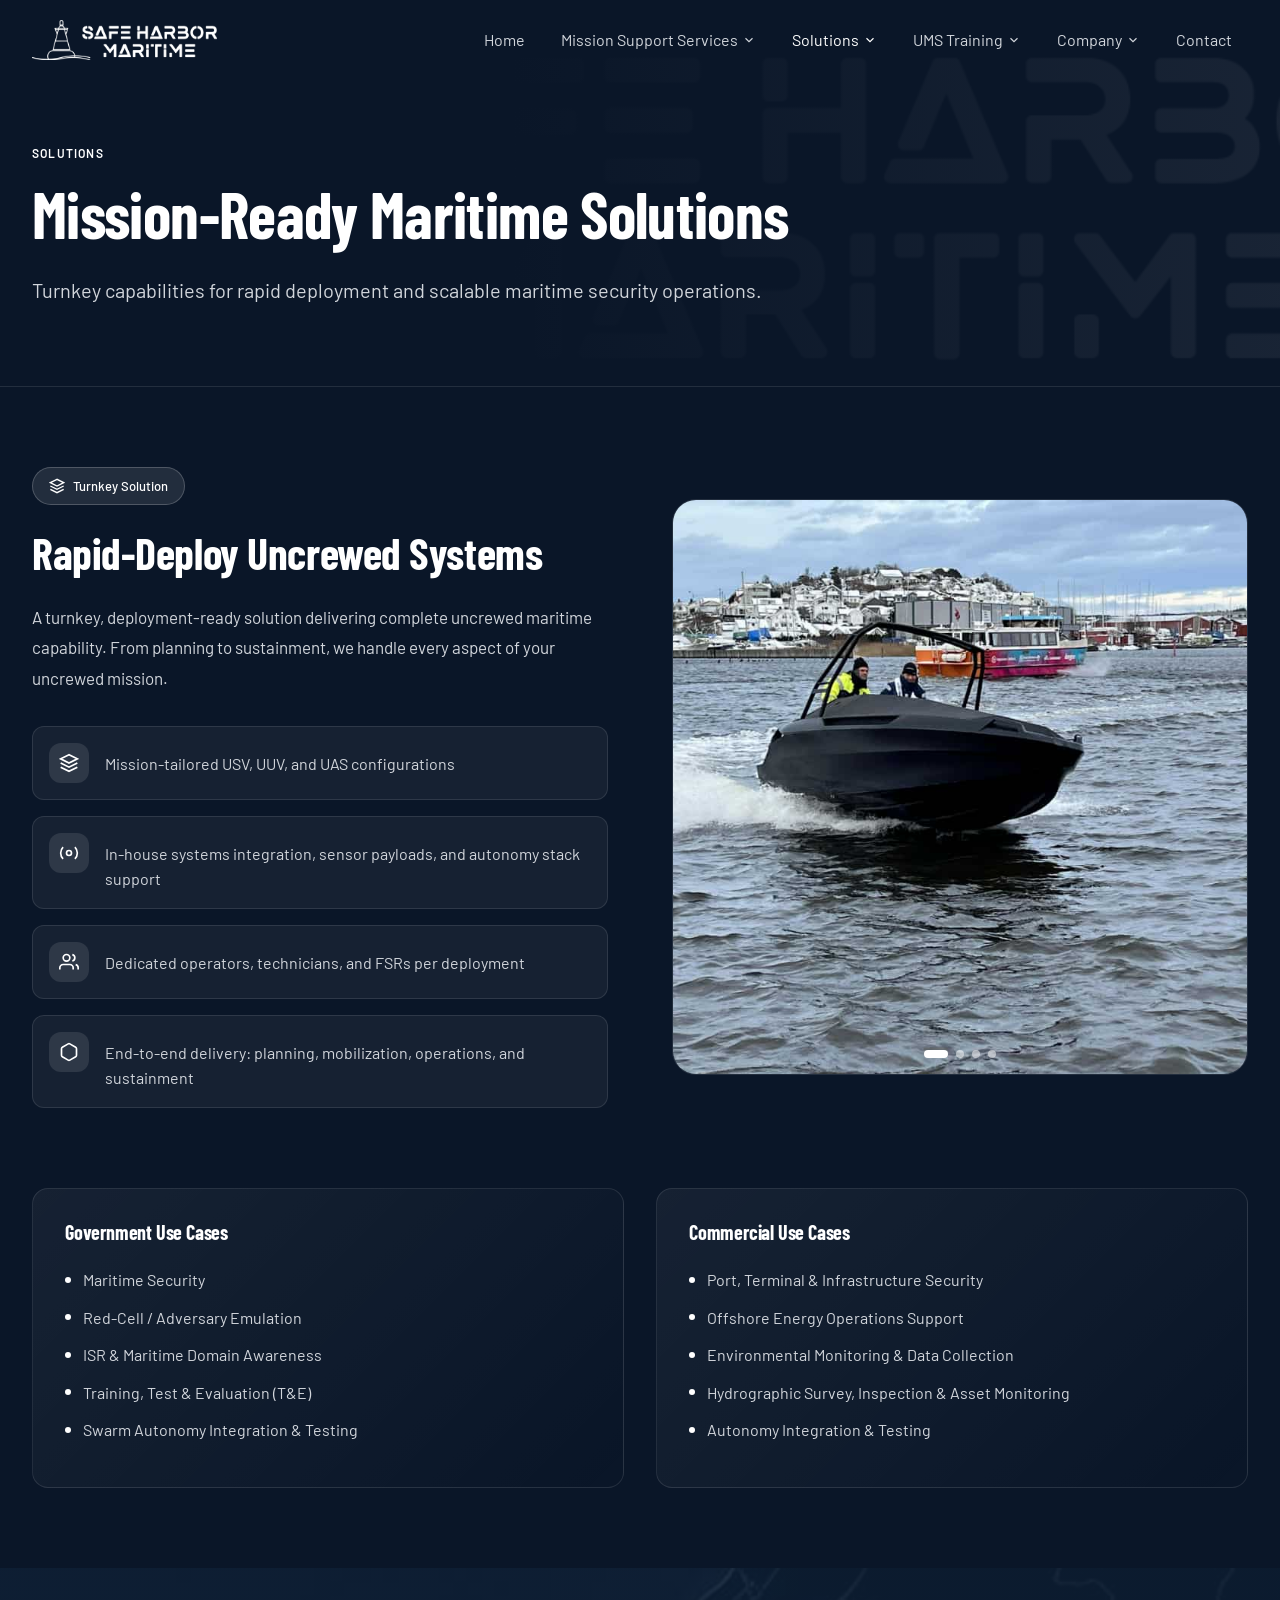
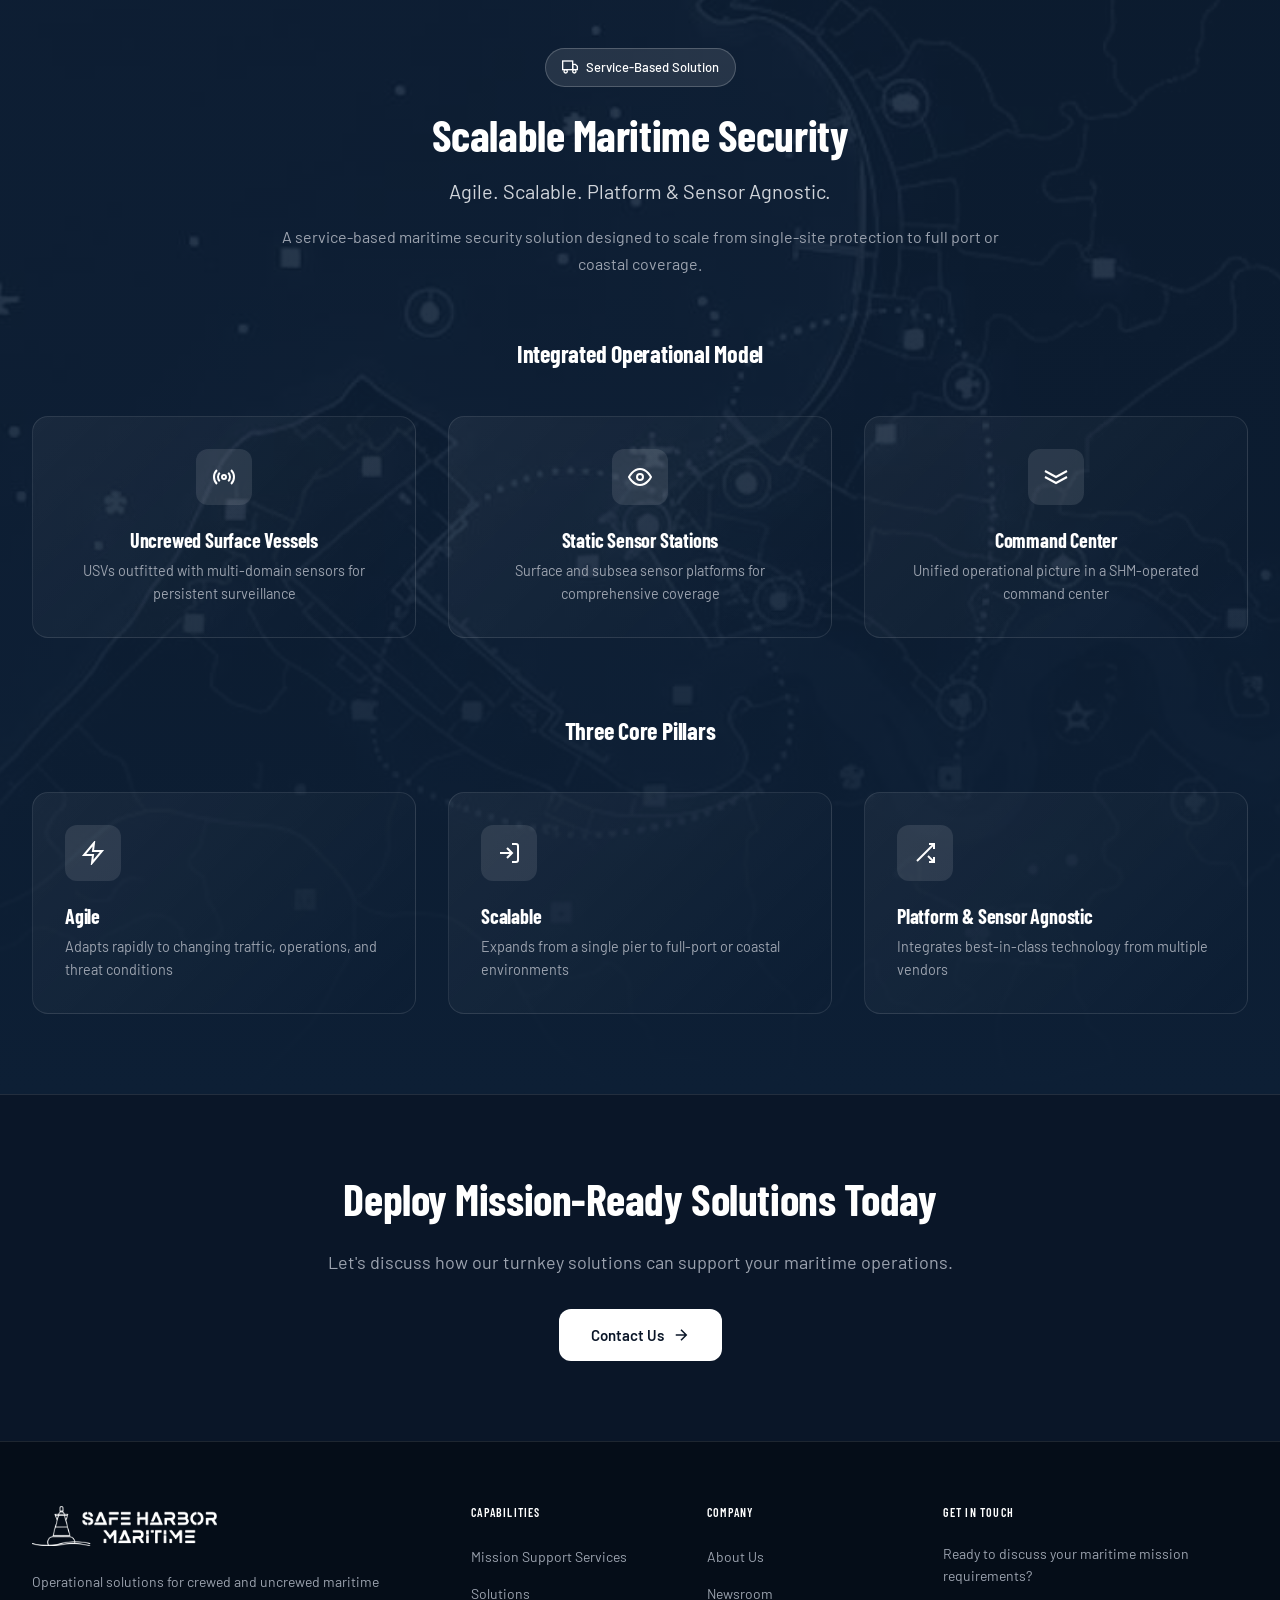
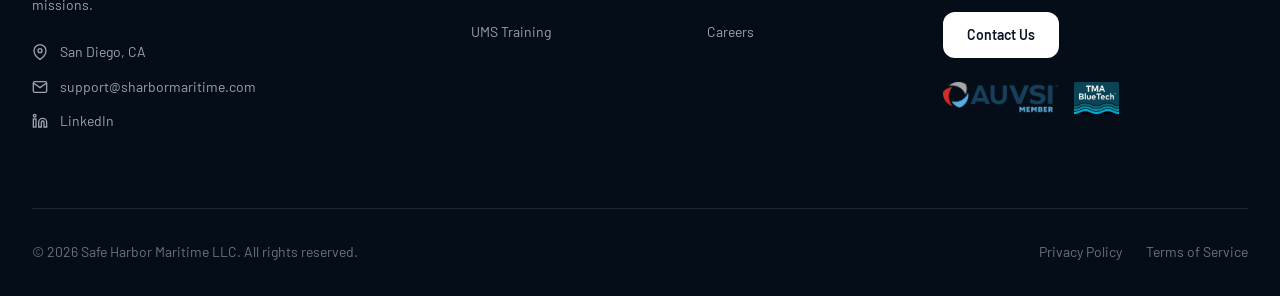
<file: solutions/index.html>
<!DOCTYPE html>
<html lang="en">
<head>
  <meta charset="UTF-8" />
  <meta name="viewport" content="width=device-width, initial-scale=1.0" />
  <title>Solutions — Safe Harbor Maritime</title>
  <meta name="description" content="Mission-ready maritime solutions: rapid-deploy uncrewed systems (USV, UUV, UAS) and scalable maritime security for government and commercial clients." />
  <meta property="og:title" content="Solutions — Safe Harbor Maritime" />
  <meta property="og:image" content="https://sharbormaritime.com/img/speedyBoat.jpg" />
  <meta property="og:type" content="website" />
  <link rel="canonical" href="https://sharbormaritime.com/solutions.html" />
  <link rel="stylesheet" href="../css/styles.css" />
</head>
<body>

<nav class="nav" aria-label="Main navigation">
  <div class="nav__inner">
    <a href="../" class="nav__logo"><img src=../img/SafeHarborLogo.png alt="Safe Harbor Maritime" /></a>
    <ul class="nav__links" role="list">
      <li><a href="../">Home</a></li>
      <li class="nav__item"><a href="../mission-support/">Mission Support Services <svg class="nav__chevron" xmlns="http://www.w3.org/2000/svg" viewBox="0 0 24 24" fill="none" stroke="currentColor" stroke-width="2"><path d="M6 9l6 6 6-6"/></svg></a><div class="nav__dropdown"><a href="../mission-support/#agile-manning">Agile Manning</a><a href="../mission-support/#support-vessels">Support Vessels</a><a href="../mission-support/#technical-services">Technical Services</a><a href="../mission-support/#operational-logistics">Operational Logistics</a></div></li>
      <li class="nav__item"><a href="" class="active">Solutions <svg class="nav__chevron" xmlns="http://www.w3.org/2000/svg" viewBox="0 0 24 24" fill="none" stroke="currentColor" stroke-width="2"><path d="M6 9l6 6 6-6"/></svg></a><div class="nav__dropdown"><a href="#rapid-deploy-uxs">Rapid-Deploy Uncrewed Systems</a><a href="#scalable-maritime-security">Scalable Maritime Security</a></div></li>
      <li class="nav__item"><a href="../training/">UMS Training <svg class="nav__chevron" xmlns="http://www.w3.org/2000/svg" viewBox="0 0 24 24" fill="none" stroke="currentColor" stroke-width="2"><path d="M6 9l6 6 6-6"/></svg></a><div class="nav__dropdown"><a href="../training/#routine-ums-operations">Routine UMS Operations</a><a href="../training/#advanced-bvlos-usv">Advanced &amp; BVLOS USV Operations</a><a href="../training/#advanced-bvlos-uuv">Advanced &amp; BVLOS UUV Operations</a></div></li>
      <li class="nav__item"><a href="../about/">Company <svg class="nav__chevron" xmlns="http://www.w3.org/2000/svg" viewBox="0 0 24 24" fill="none" stroke="currentColor" stroke-width="2"><path d="M6 9l6 6 6-6"/></svg></a><div class="nav__dropdown"><a href="../about/">About Us</a><a href="../newsroom/">Newsroom</a><a href="../careers/">Careers</a></div></li>
      <li><a href="../contact/">Contact</a></li>
    </ul>
    <button class="nav__hamburger" aria-label="Toggle menu"><span></span><span></span><span></span></button>
  </div>
  <div class="nav__mobile">
    <a href="../">Home</a>
    <details class="nav__mobile-group"><summary>Mission Support Services <svg style="width:1rem;height:1rem;" xmlns="http://www.w3.org/2000/svg" viewBox="0 0 24 24" fill="none" stroke="currentColor" stroke-width="2"><path d="M6 9l6 6 6-6"/></svg></summary><div class="nav__mobile-sub"><a href="../mission-support/">Mission Support Overview</a><a href="../mission-support/#agile-manning">Agile Manning</a><a href="../mission-support/#support-vessels">Support Vessels</a><a href="../mission-support/#technical-services">Technical Services</a><a href="../mission-support/#operational-logistics">Operational Logistics</a></div></details>
    <details class="nav__mobile-group"><summary>Solutions <svg style="width:1rem;height:1rem;" xmlns="http://www.w3.org/2000/svg" viewBox="0 0 24 24" fill="none" stroke="currentColor" stroke-width="2"><path d="M6 9l6 6 6-6"/></svg></summary><div class="nav__mobile-sub"><a href="">Solutions Overview</a><a href="#rapid-deploy-uxs">Rapid-Deploy Uncrewed Systems</a><a href="#scalable-maritime-security">Scalable Maritime Security</a></div></details>
    <details class="nav__mobile-group"><summary>UMS Training <svg style="width:1rem;height:1rem;" xmlns="http://www.w3.org/2000/svg" viewBox="0 0 24 24" fill="none" stroke="currentColor" stroke-width="2"><path d="M6 9l6 6 6-6"/></svg></summary><div class="nav__mobile-sub"><a href="../training/">Training Overview</a><a href="../training/#routine-ums-operations">Routine UMS Operations</a><a href="../training/#advanced-bvlos-usv">Advanced &amp; BVLOS USV</a><a href="../training/#advanced-bvlos-uuv">Advanced &amp; BVLOS UUV</a></div></details>
    <details class="nav__mobile-group"><summary>Company <svg style="width:1rem;height:1rem;" xmlns="http://www.w3.org/2000/svg" viewBox="0 0 24 24" fill="none" stroke="currentColor" stroke-width="2"><path d="M6 9l6 6 6-6"/></svg></summary><div class="nav__mobile-sub"><a href="../about/">Company Overview</a><a href="../about/">About Us</a><a href="../newsroom/">Newsroom</a><a href="../careers/">Careers</a></div></details>
    <a href="../contact/">Contact</a>
  </div>
</nav>

<!-- PAGE HERO -->
<header class="page-hero">
  <div class="page-hero__bg"><img src="../img/SafeHarborLogo.png" alt="" aria-hidden="true" /></div>
  <div class="page-hero__overlay"></div>
  <div class="container">
    <div class="page-hero__content">
      <span class="label label--light">Solutions</span>
      <h1>Mission-Ready Maritime Solutions</h1>
      <p style="margin-top:1.5rem;font-size:1.25rem;color:var(--gray-300);line-height:1.6;">Turnkey capabilities for rapid deployment and scalable maritime security operations.</p>
    </div>
  </div>
</header>

<!-- RAPID DEPLOY -->
<section id="rapid-deploy-uxs" class="section border-top">
  <div class="container">
    <div class="grid-2-lg">
      <div class="fade-in">
        <div class="inline-badge">
          <svg xmlns="http://www.w3.org/2000/svg" viewBox="0 0 24 24" fill="none" stroke="currentColor" stroke-width="2"><path d="M12 2L2 7l10 5 10-5-10-5z"/><path d="M2 17l10 5 10-5"/><path d="M2 12l10 5 10-5"/></svg>
          Turnkey Solution
        </div>
        <h2>Rapid-Deploy Uncrewed Systems</h2>
        <p style="color:var(--gray-300);font-size:1.0625rem;margin-top:1.5rem;line-height:1.8;">A turnkey, deployment-ready solution delivering complete uncrewed maritime capability. From planning to sustainment, we handle every aspect of your uncrewed mission.</p>

        <div class="solution-features">
          <div class="solution-feature card">
            <div class="card-icon"><svg xmlns="http://www.w3.org/2000/svg" viewBox="0 0 24 24" fill="none" stroke="currentColor" stroke-width="2"><path d="M12 2L2 7l10 5 10-5-10-5z"/><path d="M2 17l10 5 10-5"/><path d="M2 12l10 5 10-5"/></svg></div>
            <span>Mission-tailored USV, UUV, and UAS configurations</span>
          </div>
          <div class="solution-feature card">
            <div class="card-icon"><svg xmlns="http://www.w3.org/2000/svg" viewBox="0 0 24 24" fill="none" stroke="currentColor" stroke-width="2"><circle cx="12" cy="12" r="3"/><path d="M19.07 4.93a10 10 0 0 1 0 14.14"/><path d="M4.93 4.93a10 10 0 0 0 0 14.14"/></svg></div>
            <span>In-house systems integration, sensor payloads, and autonomy stack support</span>
          </div>
          <div class="solution-feature card">
            <div class="card-icon"><svg xmlns="http://www.w3.org/2000/svg" viewBox="0 0 24 24" fill="none" stroke="currentColor" stroke-width="2"><path d="M17 21v-2a4 4 0 0 0-4-4H5a4 4 0 0 0-4 4v2"/><circle cx="9" cy="7" r="4"/><path d="M23 21v-2a4 4 0 0 0-3-3.87"/><path d="M16 3.13a4 4 0 0 1 0 7.75"/></svg></div>
            <span>Dedicated operators, technicians, and FSRs per deployment</span>
          </div>
          <div class="solution-feature card">
            <div class="card-icon"><svg xmlns="http://www.w3.org/2000/svg" viewBox="0 0 24 24" fill="none" stroke="currentColor" stroke-width="2"><path d="M21 16V8a2 2 0 0 0-1-1.73l-7-4a2 2 0 0 0-2 0l-7 4A2 2 0 0 0 3 8v8a2 2 0 0 0 1 1.73l7 4a2 2 0 0 0 2 0l7-4A2 2 0 0 0 21 16z"/></svg></div>
            <span>End-to-end delivery: planning, mobilization, operations, and sustainment</span>
          </div>
        </div>
      </div>

      <div class="fade-in">
        <div class="slideshow" aria-label="Uncrewed systems gallery">
          <div class="slide active"><img src="../img/rapidDeploy.png" alt="Uncrewed maritime system in operation" /></div>
          <div class="slide"><img src="../img/bigship.jpg" alt="Maritime operations" /></div>
          <div class="slide"><img src="../img/USV.jpg" alt="USV deployment" /></div>
          <div class="slide"><img src="../img/MRotter.jpg" alt="Maritime Robotics Otter USV" /></div>
          <button class="slideshow__nav slideshow__prev" aria-label="Previous image">
            <svg xmlns="http://www.w3.org/2000/svg" viewBox="0 0 24 24" fill="none" stroke="currentColor" stroke-width="2" style="width:1.25rem;height:1.25rem;"><path d="M15 18l-6-6 6-6"/></svg>
          </button>
          <button class="slideshow__nav slideshow__next" aria-label="Next image">
            <svg xmlns="http://www.w3.org/2000/svg" viewBox="0 0 24 24" fill="none" stroke="currentColor" stroke-width="2" style="width:1.25rem;height:1.25rem;"><path d="M9 18l6-6-6-6"/></svg>
          </button>
          <div class="slideshow__dots">
            <button class="slideshow__dot active" aria-label="Slide 1"></button>
            <button class="slideshow__dot" aria-label="Slide 2"></button>
            <button class="slideshow__dot" aria-label="Slide 3"></button>
            <button class="slideshow__dot" aria-label="Slide 4"></button>
          </div>
        </div>
      </div>
    </div>

    <!-- Use Cases -->
    <div class="use-cases-grid">
      <article class="card use-case-card fade-in">
        <h3>Government Use Cases</h3>
        <ul>
          <li>Maritime Security</li>
          <li>Red-Cell / Adversary Emulation</li>
          <li>ISR &amp; Maritime Domain Awareness</li>
          <li>Training, Test &amp; Evaluation (T&amp;E)</li>
          <li>Swarm Autonomy Integration &amp; Testing</li>
        </ul>
      </article>
      <article class="card use-case-card fade-in">
        <h3>Commercial Use Cases</h3>
        <ul>
          <li>Port, Terminal &amp; Infrastructure Security</li>
          <li>Offshore Energy Operations Support</li>
          <li>Environmental Monitoring &amp; Data Collection</li>
          <li>Hydrographic Survey, Inspection &amp; Asset Monitoring</li>
          <li>Autonomy Integration &amp; Testing</li>
        </ul>
      </article>
    </div>
  </div>
</section>

<!-- SCALABLE MARITIME SECURITY -->
<section id="scalable-maritime-security" class="section section--alt" style="position:relative;overflow:hidden;">
  <div style="position:absolute;inset:0;z-index:0;">
    <img src="../img/maritimeSecurity.png" alt="" aria-hidden="true" style="width:100%;height:100%;object-fit:cover;opacity:0.3;" />
    <div style="position:absolute;inset:0;background:linear-gradient(to bottom, rgba(13,31,53,0.6), rgba(13,31,53,0.7), var(--navy-mid));"></div>
  </div>
  <div class="container" style="position:relative;z-index:1;">
    <div class="text-center fade-in" style="max-width:48rem;margin:0 auto 4rem;">
      <div class="inline-badge">
        <svg xmlns="http://www.w3.org/2000/svg" viewBox="0 0 24 24" fill="none" stroke="currentColor" stroke-width="2" style="width:1rem;height:1rem;"><rect x="1" y="3" width="15" height="13"/><polygon points="16 8 20 8 23 11 23 16 16 16 16 8"/><circle cx="5.5" cy="18.5" r="2.5"/><circle cx="18.5" cy="18.5" r="2.5"/></svg>
        Service-Based Solution
      </div>
      <h2>Scalable Maritime Security</h2>
      <p style="margin-top:1rem;font-size:1.25rem;color:var(--gray-300);">Agile. Scalable. Platform &amp; Sensor Agnostic.</p>
      <p style="margin-top:1rem;color:var(--gray-400);line-height:1.7;">A service-based maritime security solution designed to scale from single-site protection to full port or coastal coverage.</p>
    </div>

    <h3 class="text-center" style="margin-bottom:3rem;font-size:1.5rem;">Integrated Operational Model</h3>
    <div class="grid-3 fade-in" style="margin-bottom:5rem;">
      <article class="card" style="padding:2rem;text-align:center;">
        <div class="card-icon" style="margin:0 auto 1.5rem;">
          <svg xmlns="http://www.w3.org/2000/svg" viewBox="0 0 24 24" fill="none" stroke="currentColor" stroke-width="2"><circle cx="12" cy="12" r="2"/><path d="M16.24 7.76a6 6 0 0 1 0 8.49m-8.48-.01a6 6 0 0 1 0-8.49m11.31-2.82a10 10 0 0 1 0 14.14m-14.14 0a10 10 0 0 1 0-14.14"/></svg>
        </div>
        <h3>Uncrewed Surface Vessels</h3>
        <p class="text-muted" style="margin-top:.5rem;font-size:.9rem;">USVs outfitted with multi-domain sensors for persistent surveillance</p>
      </article>
      <article class="card" style="padding:2rem;text-align:center;">
        <div class="card-icon" style="margin:0 auto 1.5rem;">
          <svg xmlns="http://www.w3.org/2000/svg" viewBox="0 0 24 24" fill="none" stroke="currentColor" stroke-width="2"><path d="M1 12s4-8 11-8 11 8 11 8-4 8-11 8-11-8-11-8z"/><circle cx="12" cy="12" r="3"/></svg>
        </div>
        <h3>Static Sensor Stations</h3>
        <p class="text-muted" style="margin-top:.5rem;font-size:.9rem;">Surface and subsea sensor platforms for comprehensive coverage</p>
      </article>
      <article class="card" style="padding:2rem;text-align:center;">
        <div class="card-icon" style="margin:0 auto 1.5rem;">
          <svg xmlns="http://www.w3.org/2000/svg" viewBox="0 0 24 24" fill="none" stroke="currentColor" stroke-width="2"><path d="M1 6l11 6 11-6"/><path d="M1 12l11 6 11-6"/></svg>
        </div>
        <h3>Command Center</h3>
        <p class="text-muted" style="margin-top:.5rem;font-size:.9rem;">Unified operational picture in a SHM-operated command center</p>
      </article>
    </div>

    <h3 class="text-center" style="margin-bottom:3rem;font-size:1.5rem;">Three Core Pillars</h3>
    <div class="grid-3 fade-in">
      <article class="card" style="padding:2rem;">
        <div class="card-icon">
          <svg xmlns="http://www.w3.org/2000/svg" viewBox="0 0 24 24" fill="none" stroke="currentColor" stroke-width="2"><polygon points="13 2 3 14 12 14 11 22 21 10 12 10 13 2"/></svg>
        </div>
        <h3>Agile</h3>
        <p class="text-muted" style="margin-top:.5rem;font-size:.9rem;">Adapts rapidly to changing traffic, operations, and threat conditions</p>
      </article>
      <article class="card" style="padding:2rem;">
        <div class="card-icon">
          <svg xmlns="http://www.w3.org/2000/svg" viewBox="0 0 24 24" fill="none" stroke="currentColor" stroke-width="2"><path d="M15 3h4a2 2 0 0 1 2 2v14a2 2 0 0 1-2 2h-4"/><polyline points="10 17 15 12 10 7"/><line x1="15" y1="12" x2="3" y2="12"/></svg>
        </div>
        <h3>Scalable</h3>
        <p class="text-muted" style="margin-top:.5rem;font-size:.9rem;">Expands from a single pier to full-port or coastal environments</p>
      </article>
      <article class="card" style="padding:2rem;">
        <div class="card-icon">
          <svg xmlns="http://www.w3.org/2000/svg" viewBox="0 0 24 24" fill="none" stroke="currentColor" stroke-width="2"><polyline points="16 3 21 3 21 8"/><line x1="4" y1="20" x2="21" y2="3"/><polyline points="21 16 21 21 16 21"/><line x1="15" y1="15" x2="21" y2="21"/></svg>
        </div>
        <h3>Platform &amp; Sensor Agnostic</h3>
        <p class="text-muted" style="margin-top:.5rem;font-size:.9rem;">Integrates best-in-class technology from multiple vendors</p>
      </article>
    </div>
  </div>
</section>

<!-- CTA -->
<section class="cta-section">
  <div class="container">
    <h2>Deploy Mission-Ready Solutions Today</h2>
    <p>Let's discuss how our turnkey solutions can support your maritime operations.</p>
    <a href="../contact/" class="btn btn-primary">Contact Us <svg xmlns="http://www.w3.org/2000/svg" viewBox="0 0 24 24" fill="none" stroke="currentColor" stroke-width="2"><path d="M5 12h14M12 5l7 7-7 7"/></svg></a>
  </div>
</section>

<footer>
  <div class="container">
    <div class="footer-grid">
      <div class="footer-brand"><img src="../img/SafeHarborLogo.png" alt="Safe Harbor Maritime" /><p>Operational solutions for crewed and uncrewed maritime missions.</p><div class="footer-contact-item"><svg xmlns="http://www.w3.org/2000/svg" viewBox="0 0 24 24" fill="none" stroke="currentColor" stroke-width="2"><path d="M21 10c0 7-9 13-9 13s-9-6-9-13a9 9 0 0 1 18 0z"/><circle cx="12" cy="10" r="3"/></svg><span>San Diego, CA</span></div><div class="footer-contact-item"><svg xmlns="http://www.w3.org/2000/svg" viewBox="0 0 24 24" fill="none" stroke="currentColor" stroke-width="2"><path d="M4 4h16c1.1 0 2 .9 2 2v12c0 1.1-.9 2-2 2H4c-1.1 0-2-.9-2-2V6c0-1.1.9-2 2-2z"/><polyline points="22,6 12,13 2,6"/></svg><a href="mailto:support@sharbormaritime.com">support@sharbormaritime.com</a></div><div class="footer-contact-item"><svg xmlns="http://www.w3.org/2000/svg" viewBox="0 0 24 24" fill="none" stroke="currentColor" stroke-width="2"><path d="M16 8a6 6 0 0 1 6 6v7h-4v-7a2 2 0 0 0-2-2 2 2 0 0 0-2 2v7h-4v-7a6 6 0 0 1 6-6z"/><rect x="2" y="9" width="4" height="12"/><circle cx="4" cy="4" r="2"/></svg><a href="https://www.linkedin.com/company/safeharbormaritime" target="_blank" rel="noopener noreferrer">LinkedIn</a></div></div>
      <nav class="footer-links"><h4>Capabilities</h4><ul><li><a href="../mission-support/">Mission Support Services</a></li><li><a href="">Solutions</a></li><li><a href="../training/">UMS Training</a></li></ul></nav>
      <nav class="footer-links"><h4>Company</h4><ul><li><a href="../about/">About Us</a></li><li><a href="../newsroom/">Newsroom</a></li><li><a href="../careers/">Careers</a></li></ul></nav>
      <div class="footer-cta"><h4>Get In Touch</h4><p>Ready to discuss your maritime mission requirements?</p><a href="../contact/" class="btn btn-primary" style="font-size:.875rem;padding:.75rem 1.5rem;">Contact Us</a><div class="footer-logos"><img src="../img/auvsi.png" alt="AUVSI Member" /><img src="../img/tma.png" alt="TMA BlueTech" /></div></div>
    </div>
    <div class="footer-bottom"><p>&copy; <span id="year"></span> Safe Harbor Maritime LLC. All rights reserved.</p><div class="footer-bottom-links"><a href="#">Privacy Policy</a><a href="#">Terms of Service</a></div></div>
  </div>
</footer>
<script src="../js/shared.js"></script>
<script>document.getElementById('year').textContent = new Date().getFullYear();</script>
</body>
</html>
</file>
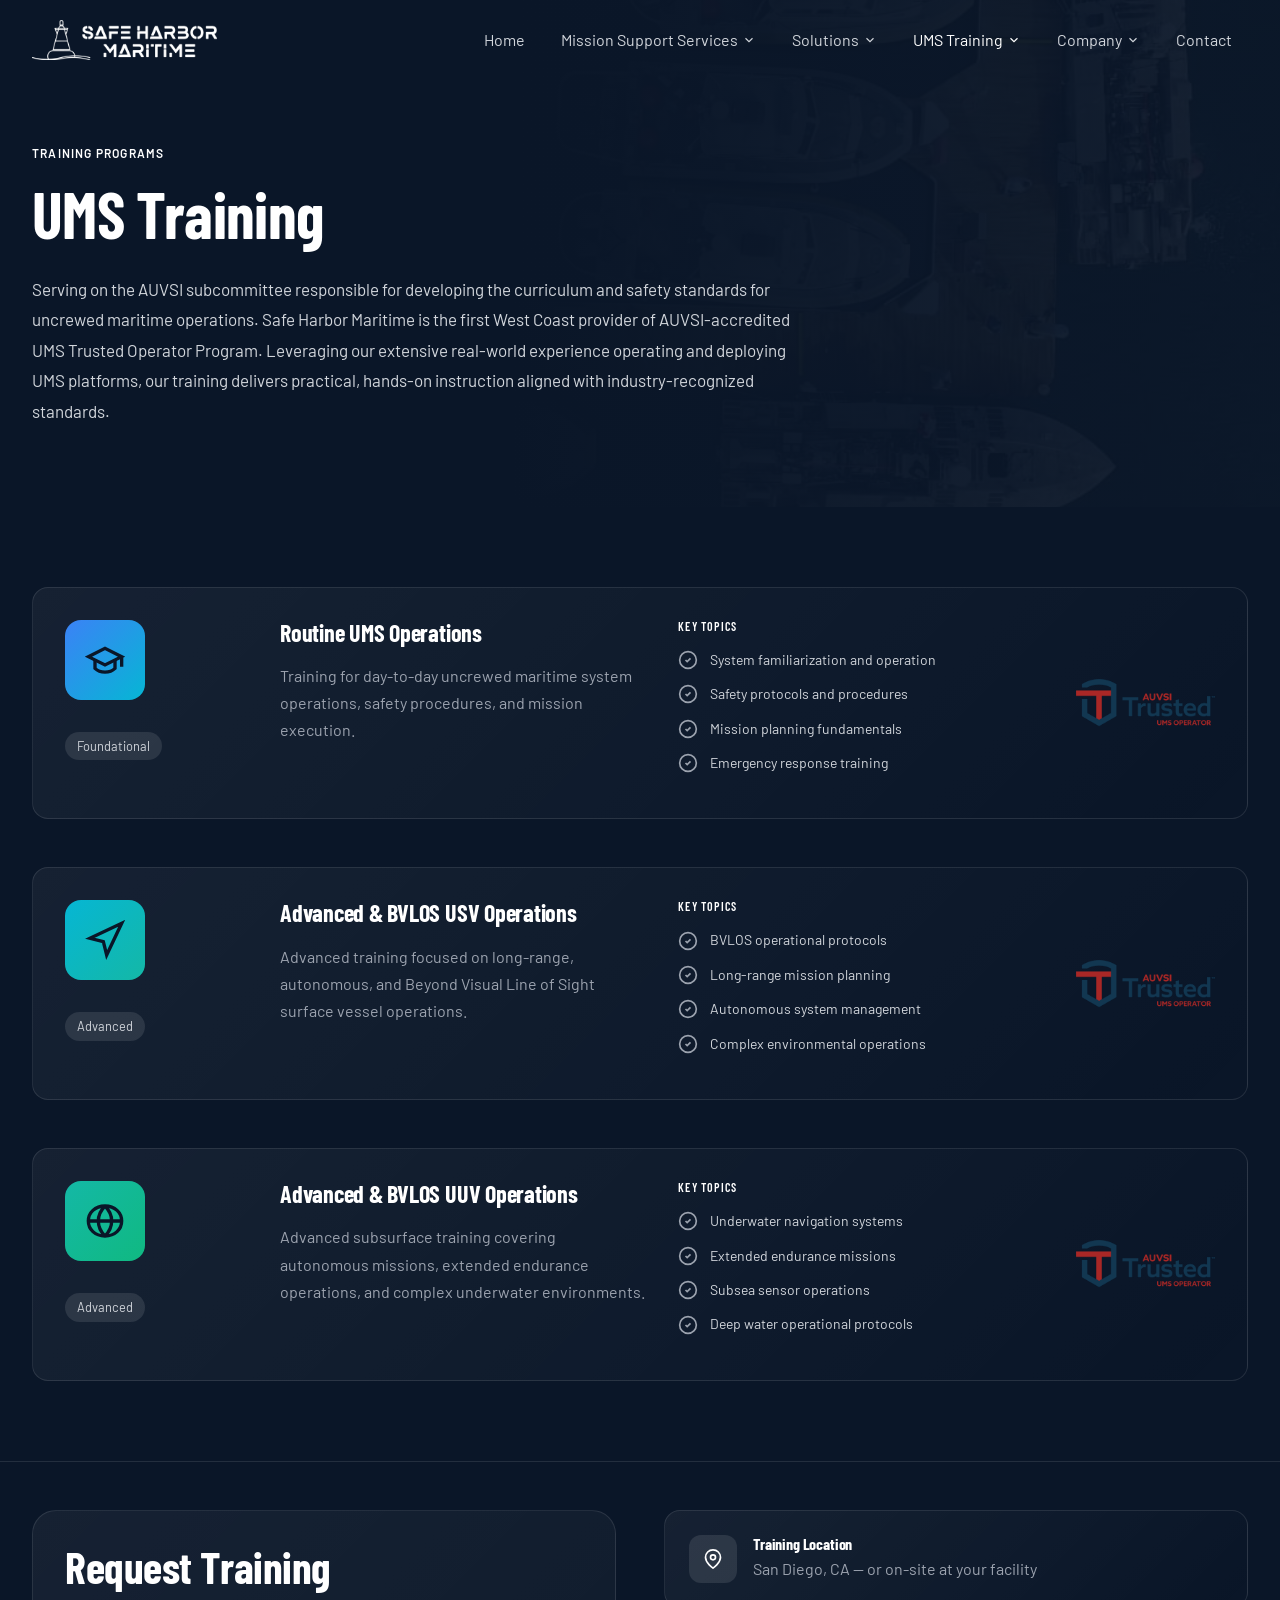
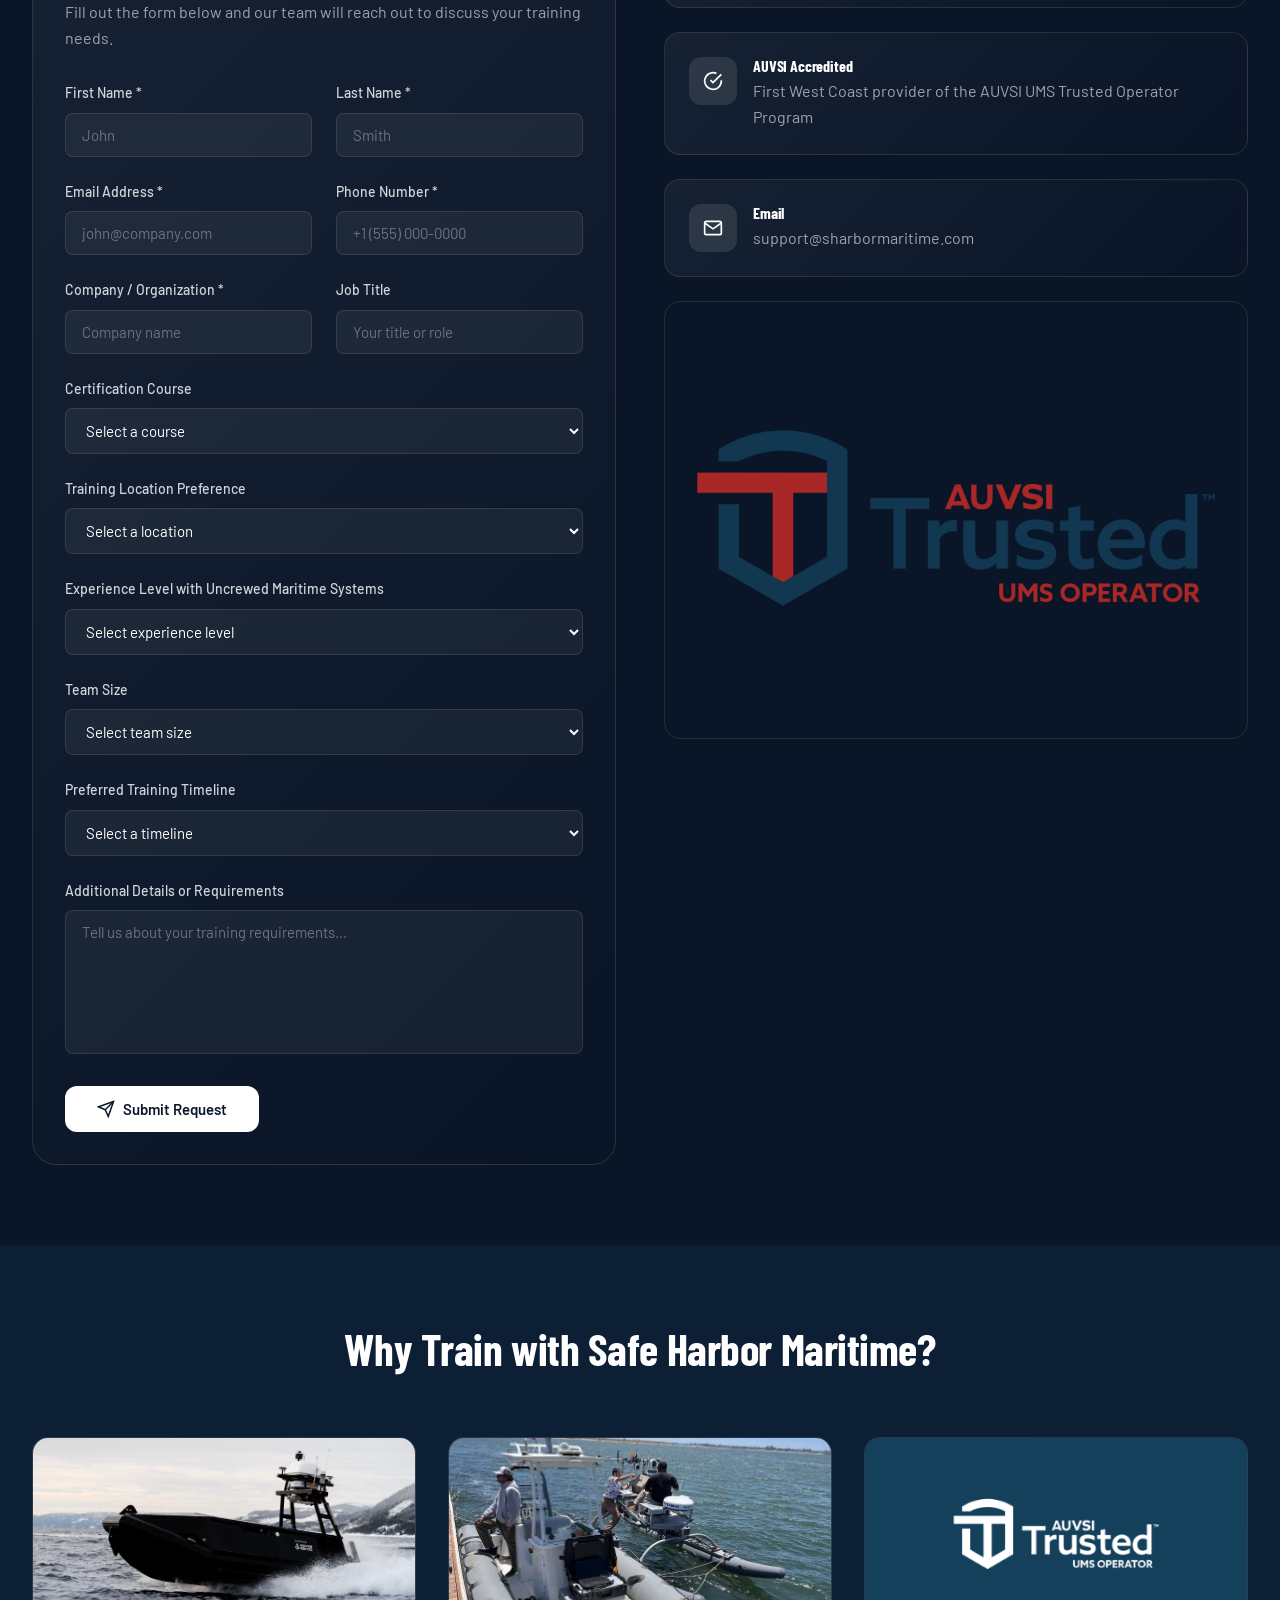
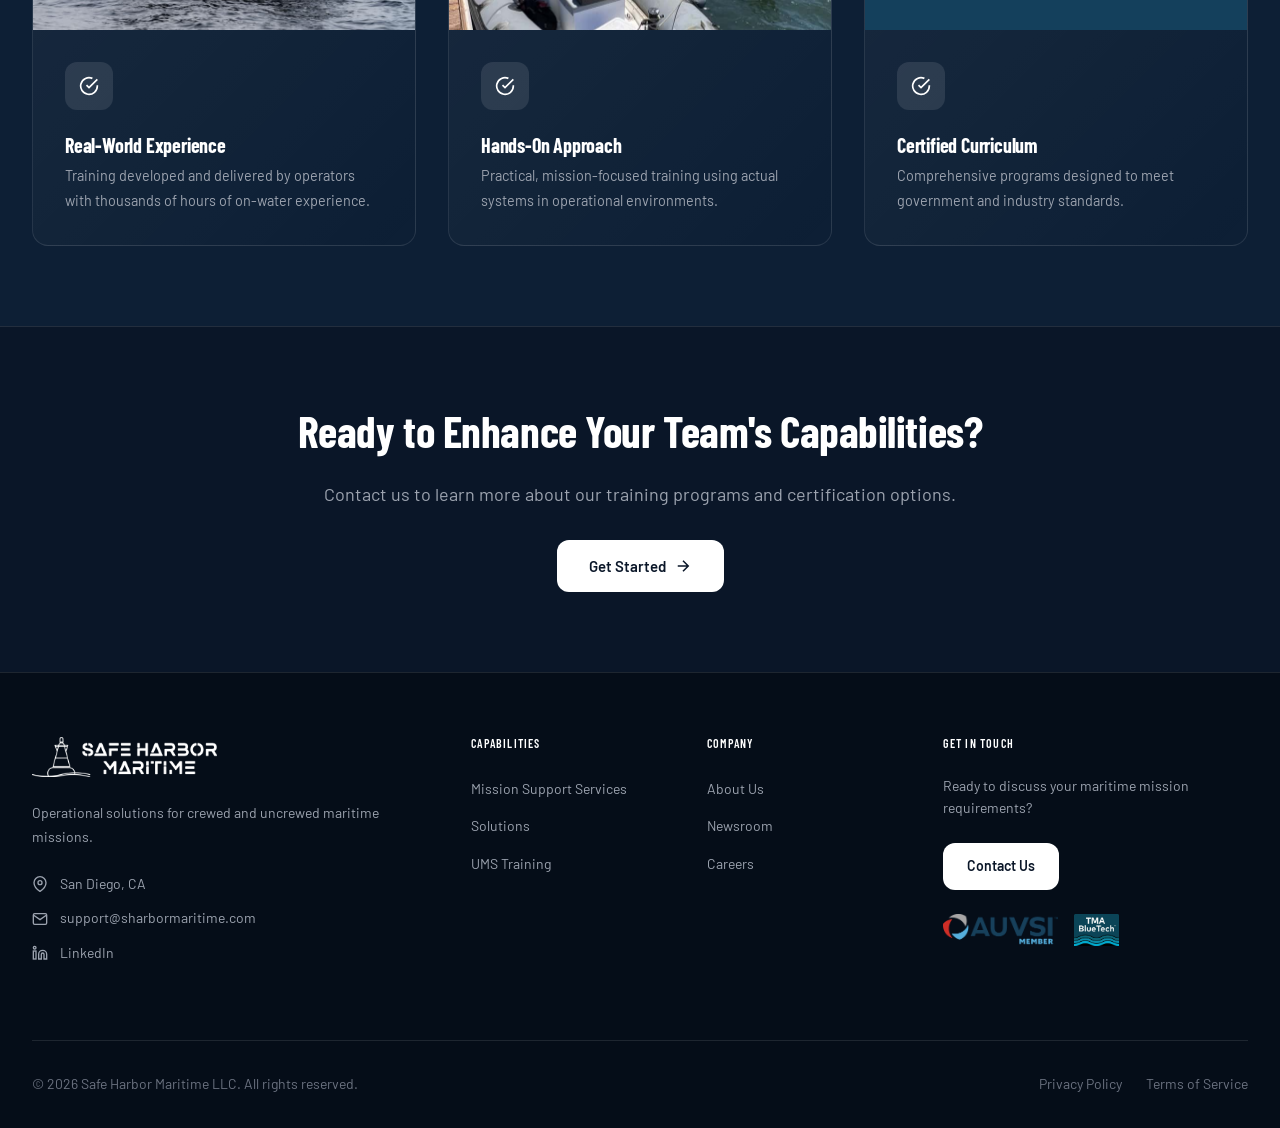
<file: training/index.html>
<!DOCTYPE html>
<html lang="en">
<head>
  <meta charset="UTF-8" />
  <meta name="viewport" content="width=device-width, initial-scale=1.0" />
  <title>UMS Training — Safe Harbor Maritime</title>
  <meta name="description" content="Safe Harbor Maritime is the first West Coast provider of AUVSI-accredited UMS Trusted Operator Program. Foundational through advanced BVLOS USV and UUV operator training." />
  <meta property="og:title" content="UMS Training — Safe Harbor Maritime" />
  <meta property="og:image" content="https://sharbormaritime.com/img/speedyBoat.jpg" />
  <meta property="og:type" content="website" />
  <meta property="og:url" content="https://www.safeharbormaritime.com/training.html" />
  <link rel="canonical" href="https://www.safeharbormaritime.com/training.html" />
  <link rel="stylesheet" href="../css/styles.css" />
  <style>
    .why-card { overflow: hidden; border-radius: 1rem; }
    .why-card__img { height: 12rem; overflow: hidden; }
    .why-card__img img { width: 100%; height: 100%; object-fit: cover; }
    .why-card__body { padding: 2rem; }
    .why-card__icon { width: 3rem; height: 3rem; background: rgba(255,255,255,0.1); border-radius: .75rem; display: flex; align-items: center; justify-content: center; margin-bottom: 1.5rem; }
    .why-card__icon svg { width: 1.25rem; height: 1.25rem; }
  </style>
</head>
<body>

<nav class="nav" aria-label="Main navigation">
  <div class="nav__inner">
    <a href="../" class="nav__logo"><img src="../img/SafeHarborLogo.png" alt="Safe Harbor Maritime" /></a>
    <ul class="nav__links" role="list">
      <li><a href="../">Home</a></li>
      <li class="nav__item"><a href="../mission-support/">Mission Support Services <svg class="nav__chevron" xmlns="http://www.w3.org/2000/svg" viewBox="0 0 24 24" fill="none" stroke="currentColor" stroke-width="2"><path d="M6 9l6 6 6-6"/></svg></a><div class="nav__dropdown"><a href="../mission-support/#agile-manning">Agile Manning</a><a href="../mission-support/#support-vessels">Support Vessels</a><a href="../mission-support/#technical-services">Technical Services</a><a href="../mission-support/#operational-logistics">Operational Logistics</a></div></li>
      <li class="nav__item"><a href="../solutions/">Solutions <svg class="nav__chevron" xmlns="http://www.w3.org/2000/svg" viewBox="0 0 24 24" fill="none" stroke="currentColor" stroke-width="2"><path d="M6 9l6 6 6-6"/></svg></a><div class="nav__dropdown"><a href="../solutions/#rapid-deploy-uxs">Rapid-Deploy Uncrewed Systems</a><a href="../solutions/#scalable-maritime-security">Scalable Maritime Security</a></div></li>
      <li class="nav__item"><a href="" class="active">UMS Training <svg class="nav__chevron" xmlns="http://www.w3.org/2000/svg" viewBox="0 0 24 24" fill="none" stroke="currentColor" stroke-width="2"><path d="M6 9l6 6 6-6"/></svg></a><div class="nav__dropdown"><a href="#routine-ums-operations">Routine UMS Operations</a><a href="#advanced-bvlos-usv">Advanced &amp; BVLOS USV Operations</a><a href="#advanced-bvlos-uuv">Advanced &amp; BVLOS UUV Operations</a></div></li>
      <li class="nav__item"><a href="../about/">Company <svg class="nav__chevron" xmlns="http://www.w3.org/2000/svg" viewBox="0 0 24 24" fill="none" stroke="currentColor" stroke-width="2"><path d="M6 9l6 6 6-6"/></svg></a><div class="nav__dropdown"><a href="../about/">About Us</a><a href="../newsroom/">Newsroom</a><a href="../careers/">Careers</a></div></li>
      <li><a href="../contact/">Contact</a></li>
    </ul>
    <button class="nav__hamburger" aria-label="Toggle menu"><span></span><span></span><span></span></button>
  </div>
  <div class="nav__mobile">
    <a href="../">Home</a>
    <details class="nav__mobile-group"><summary>Mission Support Services <svg style="width:1rem;height:1rem;" xmlns="http://www.w3.org/2000/svg" viewBox="0 0 24 24" fill="none" stroke="currentColor" stroke-width="2"><path d="M6 9l6 6 6-6"/></svg></summary><div class="nav__mobile-sub"><a href="../mission-support/">Mission Support Overview</a><a href="../mission-support/#agile-manning">Agile Manning</a><a href="../mission-support/#support-vessels">Support Vessels</a><a href="../mission-support/#technical-services">Technical Services</a><a href="../mission-support/#operational-logistics">Operational Logistics</a></div></details>
    <details class="nav__mobile-group"><summary>Solutions <svg style="width:1rem;height:1rem;" xmlns="http://www.w3.org/2000/svg" viewBox="0 0 24 24" fill="none" stroke="currentColor" stroke-width="2"><path d="M6 9l6 6 6-6"/></svg></summary><div class="nav__mobile-sub"><a href="../solutions/">Solutions Overview</a><a href="../solutions/#rapid-deploy-uxs">Rapid-Deploy Uncrewed Systems</a><a href="../solutions/#scalable-maritime-security">Scalable Maritime Security</a></div></details>
    <details class="nav__mobile-group"><summary>UMS Training <svg style="width:1rem;height:1rem;" xmlns="http://www.w3.org/2000/svg" viewBox="0 0 24 24" fill="none" stroke="currentColor" stroke-width="2"><path d="M6 9l6 6 6-6"/></svg></summary><div class="nav__mobile-sub"><a href="">Training Overview</a><a href="#routine-ums-operations">Routine UMS Operations</a><a href="#advanced-bvlos-usv">Advanced &amp; BVLOS USV</a><a href="#advanced-bvlos-uuv">Advanced &amp; BVLOS UUV</a></div></details>
    <details class="nav__mobile-group"><summary>Company <svg style="width:1rem;height:1rem;" xmlns="http://www.w3.org/2000/svg" viewBox="0 0 24 24" fill="none" stroke="currentColor" stroke-width="2"><path d="M6 9l6 6 6-6"/></svg></summary><div class="nav__mobile-sub"><a href="../about/">Company Overview</a><a href="../about/">About Us</a><a href="../newsroom/">Newsroom</a><a href="../careers/">Careers</a></div></details>
    <a href="../contact/">Contact</a>
  </div>
</nav>

<header class="page-hero">
  <div class="page-hero__bg"><img src="../img/DockedBoats.jpg" alt="" aria-hidden="true" /></div>
  <div class="page-hero__overlay"></div>
  <div class="container">
    <div class="page-hero__content">
      <span class="label label--light">Training Programs</span>
      <h1>UMS Training</h1>
      <p style="margin-top:1.5rem;font-size:1.0625rem;color:var(--gray-300);line-height:1.8;">Serving on the AUVSI subcommittee responsible for developing the curriculum and safety standards for uncrewed maritime operations. Safe Harbor Maritime is the first West Coast provider of AUVSI-accredited UMS Trusted Operator Program. Leveraging our extensive real-world experience operating and deploying UMS platforms, our training delivers practical, hands-on instruction aligned with industry-recognized standards.</p>
    </div>
  </div>
</header>

<!-- TRAINING PROGRAMS -->
<section class="section">
  <div class="container">
    <div style="display:flex;flex-direction:column;gap:3rem;">

      <!-- Program 1 -->
      <article id="routine-ums-operations" class="card training-card fade-in">
        <div>
          <div class="training-icon icon-blue">
            <svg xmlns="http://www.w3.org/2000/svg" viewBox="0 0 24 24" fill="none" stroke="currentColor" stroke-width="2"><path d="M22 10v6M2 10l10-5 10 5-10 5z"/><path d="M6 12v5c3 3 9 3 12 0v-5"/></svg>
          </div>
          <span class="training-level">Foundational</span>
        </div>
        <div>
          <h3 style="font-size:1.5rem;margin-bottom:1rem;">Routine UMS Operations</h3>
          <p class="text-muted" style="line-height:1.7;">Training for day-to-day uncrewed maritime system operations, safety procedures, and mission execution.</p>
        </div>
        <div>
          <h4 style="font-size:.75rem;font-weight:600;text-transform:uppercase;letter-spacing:.1em;margin-bottom:1rem;">Key Topics</h4>
          <ul class="features-list">
            <li>System familiarization and operation</li>
            <li>Safety protocols and procedures</li>
            <li>Mission planning fundamentals</li>
            <li>Emergency response training</li>
          </ul>
        </div>
        <div style="display:flex;align-items:center;">
          <img src="../img/trustedAuvsi.png" alt="AUVSI Trusted UMS Operator" style="height:3rem;width:auto;opacity:.8;" />
        </div>
      </article>

      <!-- Program 2 -->
      <article id="advanced-bvlos-usv" class="card training-card fade-in">
        <div>
          <div class="training-icon icon-cyan">
            <svg xmlns="http://www.w3.org/2000/svg" viewBox="0 0 24 24" fill="none" stroke="currentColor" stroke-width="2"><polygon points="3 11 22 2 13 21 11 13 3 11"/></svg>
          </div>
          <span class="training-level">Advanced</span>
        </div>
        <div>
          <h3 style="font-size:1.5rem;margin-bottom:1rem;">Advanced &amp; BVLOS USV Operations</h3>
          <p class="text-muted" style="line-height:1.7;">Advanced training focused on long-range, autonomous, and Beyond Visual Line of Sight surface vessel operations.</p>
        </div>
        <div>
          <h4 style="font-size:.75rem;font-weight:600;text-transform:uppercase;letter-spacing:.1em;margin-bottom:1rem;">Key Topics</h4>
          <ul class="features-list">
            <li>BVLOS operational protocols</li>
            <li>Long-range mission planning</li>
            <li>Autonomous system management</li>
            <li>Complex environmental operations</li>
          </ul>
        </div>
        <div style="display:flex;align-items:center;">
          <img src="../img/trustedAuvsi.png" alt="AUVSI Trusted UMS Operator" style="height:3rem;width:auto;opacity:.8;" />
        </div>
      </article>

      <!-- Program 3 -->
      <article id="advanced-bvlos-uuv" class="card training-card fade-in">
        <div>
          <div class="training-icon icon-teal">
            <svg xmlns="http://www.w3.org/2000/svg" viewBox="0 0 24 24" fill="none" stroke="currentColor" stroke-width="2"><path d="M2 12h20M2 12c0-5 4-9 10-9s10 4 10 9M2 12c0 5 4 9 10 9s10-4 10-9M12 3c2.5 2.5 4 5.5 4 9s-1.5 6.5-4 9M12 3C9.5 5.5 8 8.5 8 12s1.5 6.5 4 9"/></svg>
          </div>
          <span class="training-level">Advanced</span>
        </div>
        <div>
          <h3 style="font-size:1.5rem;margin-bottom:1rem;">Advanced &amp; BVLOS UUV Operations</h3>
          <p class="text-muted" style="line-height:1.7;">Advanced subsurface training covering autonomous missions, extended endurance operations, and complex underwater environments.</p>
        </div>
        <div>
          <h4 style="font-size:.75rem;font-weight:600;text-transform:uppercase;letter-spacing:.1em;margin-bottom:1rem;">Key Topics</h4>
          <ul class="features-list">
            <li>Underwater navigation systems</li>
            <li>Extended endurance missions</li>
            <li>Subsea sensor operations</li>
            <li>Deep water operational protocols</li>
          </ul>
        </div>
        <div style="display:flex;align-items:center;">
          <img src="../img/trustedAuvsi.png" alt="AUVSI Trusted UMS Operator" style="height:3rem;width:auto;opacity:.8;" />
        </div>
      </article>

    </div>
  </div>
</section>

<!-- TRAINING INQUIRY FORM -->
<section class="section border-top" id="training-inquiry" style="padding-top:3rem;padding-bottom:5rem;">
  <div class="container">
    <div class="grid-2-lg" style="align-items:start;gap:3rem;">

      <div class="contact-form fade-in">
        <h2 style="margin-bottom:0.5rem;">Request Training</h2>
        <p class="text-muted" style="margin-bottom:2rem;">Fill out the form below and our team will reach out to discuss your training needs.</p>
        <form id="training-form" novalidate>
          <div class="form-row">
            <div class="form-group">
              <label for="t-firstname">First Name <span aria-hidden="true">*</span></label>
              <input type="text" id="t-firstname" name="firstname" placeholder="John" required autocomplete="given-name" />
            </div>
            <div class="form-group">
              <label for="t-lastname">Last Name <span aria-hidden="true">*</span></label>
              <input type="text" id="t-lastname" name="lastname" placeholder="Smith" required autocomplete="family-name" />
            </div>
            <div class="form-group">
              <label for="t-email">Email Address <span aria-hidden="true">*</span></label>
              <input type="email" id="t-email" name="email" placeholder="john@company.com" required autocomplete="email" />
            </div>
            <div class="form-group">
              <label for="t-phone">Phone Number <span aria-hidden="true">*</span></label>
              <input type="tel" id="t-phone" name="phone" placeholder="+1 (555) 000-0000" required autocomplete="tel" />
            </div>
            <div class="form-group">
              <label for="t-company">Company / Organization <span aria-hidden="true">*</span></label>
              <input type="text" id="t-company" name="organization__company" placeholder="Company name" required autocomplete="organization" />
            </div>
            <div class="form-group">
              <label for="t-jobtitle">Job Title</label>
              <input type="text" id="t-jobtitle" name="jobtitle" placeholder="Your title or role" autocomplete="organization-title" />
            </div>
          </div>
          <div class="form-group" style="margin-bottom:1.5rem;">
            <label for="t-course">Certification Course</label>
            <select id="t-course" name="certification_course">
              <option value="">Select a course</option>
              <option value="routine_ums_operations_certification">Routine UMS Operations Certification</option>
              <option value="advanced_bvlos_usv_certification">Advanced &amp; BVLOS USV Certification</option>
              <option value="advanced_bvlos_uuv_certification">Advanced &amp; BVLOS UUV Certification</option>
            </select>
          </div>
          <div class="form-group" style="margin-bottom:1.5rem;">
            <label for="t-location">Training Location Preference</label>
            <select id="t-location" name="training_location_preference">
              <option value="">Select a location</option>
              <option value="safe_harbor_maritime_facility_san_diego">Safe Harbor Maritime facility (San Diego)</option>
              <option value="our_facility_on_site">Our facility / on-site</option>
              <option value="open_to_either">Open to either</option>
            </select>
          </div>
          <div class="form-group" style="margin-bottom:1.5rem;">
            <label for="t-experience">Experience Level with Uncrewed Maritime Systems</label>
            <select id="t-experience" name="experience_level_with_uncrewed_maritime_systems">
              <option value="">Select experience level</option>
              <option value="no_prior_ums_experience">No prior UMS experience</option>
              <option value="some_familiarity_with_ums_platforms">Some familiarity with UMS platforms</option>
              <option value="experienced_operator_seeking_advanced_bvlos_certification">Experienced operator seeking advanced/BVLOS certification</option>
            </select>
          </div>
          <div class="form-group" style="margin-bottom:1.5rem;">
            <label for="t-teamsize">Team Size</label>
            <select id="t-teamsize" name="team_size">
              <option value="">Select team size</option>
              <option value="individual">Individual</option>
              <option value="2_5">2–5</option>
              <option value="6_10">6–10</option>
              <option value="11_20">11–20</option>
              <option value="20_plus">20+</option>
            </select>
          </div>
          <div class="form-group" style="margin-bottom:1.5rem;">
            <label for="t-timeline">Preferred Training Timeline</label>
            <select id="t-timeline" name="preferred_training_timeline">
              <option value="">Select a timeline</option>
              <option value="within_30_days">Within 30 Days</option>
              <option value="1_3_months">1–3 Months</option>
              <option value="3_6_months">3–6 Months</option>
              <option value="flexible_tbd">Flexible / TBD</option>
            </select>
          </div>
          <div class="form-group" style="margin-bottom:2rem;">
            <label for="t-message">Additional Details or Requirements</label>
            <textarea id="t-message" name="additional_details_or_requirements" placeholder="Tell us about your training requirements..." rows="6"></textarea>
          </div>
          <button type="submit" class="btn btn-primary">
            <svg xmlns="http://www.w3.org/2000/svg" viewBox="0 0 24 24" fill="none" stroke="currentColor" stroke-width="2"><line x1="22" y1="2" x2="11" y2="13"/><polygon points="22 2 15 22 11 13 2 9 22 2"/></svg>
            Submit Request
          </button>
        </form>

        <div id="training-success" style="display:none;text-align:center;padding:3rem 2rem;">
          <div style="width:5rem;height:5rem;margin:0 auto 1.5rem;background:rgba(255,255,255,0.1);border-radius:50%;display:flex;align-items:center;justify-content:center;">
            <svg xmlns="http://www.w3.org/2000/svg" viewBox="0 0 24 24" fill="none" stroke="currentColor" stroke-width="2" style="width:2.5rem;height:2.5rem;"><path d="M22 11.08V12a10 10 0 1 1-5.93-9.14"/><polyline points="22 4 12 14.01 9 11.01"/></svg>
          </div>
          <h3 style="font-size:1.5rem;margin-bottom:1rem;">Request Submitted</h3>
          <p class="text-muted">Thank you for your interest. Our training team will be in touch shortly.</p>
        </div>
      </div>

      <!-- Side info -->
      <div class="fade-in" style="display:flex;flex-direction:column;gap:1.5rem;">
        <article class="card" style="padding:1.5rem;">
          <div style="display:flex;align-items:flex-start;gap:1rem;">
            <div class="card-icon" style="margin:0;flex-shrink:0;width:3rem;height:3rem;">
              <svg xmlns="http://www.w3.org/2000/svg" viewBox="0 0 24 24" fill="none" stroke="currentColor" stroke-width="2" style="width:1.25rem;height:1.25rem;"><path d="M21 10c0 7-9 13-9 13s-9-6-9-13a9 9 0 0 1 18 0z"/><circle cx="12" cy="10" r="3"/></svg>
            </div>
            <div>
              <h3 style="font-size:1rem;">Training Location</h3>
              <p class="text-muted" style="margin-top:.25rem;">San Diego, CA — or on-site at your facility</p>
            </div>
          </div>
        </article>
        <article class="card" style="padding:1.5rem;">
          <div style="display:flex;align-items:flex-start;gap:1rem;">
            <div class="card-icon" style="margin:0;flex-shrink:0;width:3rem;height:3rem;">
              <svg xmlns="http://www.w3.org/2000/svg" viewBox="0 0 24 24" fill="none" stroke="currentColor" stroke-width="2" style="width:1.25rem;height:1.25rem;"><path d="M22 11.08V12a10 10 0 1 1-5.93-9.14"/><polyline points="22 4 12 14.01 9 11.01"/></svg>
            </div>
            <div>
              <h3 style="font-size:1rem;">AUVSI Accredited</h3>
              <p class="text-muted" style="margin-top:.25rem;">First West Coast provider of the AUVSI UMS Trusted Operator Program</p>
            </div>
          </div>
        </article>
        <article class="card" style="padding:1.5rem;">
          <div style="display:flex;align-items:flex-start;gap:1rem;">
            <div class="card-icon" style="margin:0;flex-shrink:0;width:3rem;height:3rem;">
              <svg xmlns="http://www.w3.org/2000/svg" viewBox="0 0 24 24" fill="none" stroke="currentColor" stroke-width="2" style="width:1.25rem;height:1.25rem;"><path d="M4 4h16c1.1 0 2 .9 2 2v12c0 1.1-.9 2-2 2H4c-1.1 0-2-.9-2-2V6c0-1.1.9-2 2-2z"/><polyline points="22,6 12,13 2,6"/></svg>
            </div>
            <div>
              <h3 style="font-size:1rem;">Email</h3>
              <a href="mailto:support@sharbormaritime.com" class="text-muted" style="margin-top:.25rem;display:block;transition:color .2s;" onmouseover="this.style.color='#fff'" onmouseout="this.style.color=''">support@sharbormaritime.com</a>
            </div>
          </div>
        </article>
        <div style="border-radius:1rem;overflow:hidden;border:1px solid var(--border);aspect-ratio:4/3;">
          <img src="../img/trustedAuvsi.png" alt="AUVSI Trusted Operator Program" style="width:100%;height:100%;object-fit:contain;padding:2rem;opacity:.8;" />
        </div>
      </div>

    </div>
  </div>
</section>

<!-- WHY TRAIN -->
<section class="section section--alt" aria-labelledby="why-heading">
  <div class="container">
    <h2 id="why-heading" class="text-center fade-in" style="margin-bottom:4rem;">Why Train with Safe Harbor Maritime?</h2>
    <div class="grid-3">
      <article class="card why-card fade-in">
        <div class="why-card__img"><img src="../img/speedyBoat.jpg" alt="Real-World Experience" /></div>
        <div class="why-card__body">
          <div class="why-card__icon"><svg xmlns="http://www.w3.org/2000/svg" viewBox="0 0 24 24" fill="none" stroke="currentColor" stroke-width="2"><path d="M22 11.08V12a10 10 0 1 1-5.93-9.14"/><polyline points="22 4 12 14.01 9 11.01"/></svg></div>
          <h3>Real-World Experience</h3>
          <p class="text-muted" style="margin-top:.5rem;font-size:.9rem;line-height:1.7;">Training developed and delivered by operators with thousands of hours of on-water experience.</p>
        </div>
      </article>
      <article class="card why-card fade-in">
        <div class="why-card__img"><img src="../img/handsOn.jpg" alt="Hands-On Approach" /></div>
        <div class="why-card__body">
          <div class="why-card__icon"><svg xmlns="http://www.w3.org/2000/svg" viewBox="0 0 24 24" fill="none" stroke="currentColor" stroke-width="2"><path d="M22 11.08V12a10 10 0 1 1-5.93-9.14"/><polyline points="22 4 12 14.01 9 11.01"/></svg></div>
          <h3>Hands-On Approach</h3>
          <p class="text-muted" style="margin-top:.5rem;font-size:.9rem;line-height:1.7;">Practical, mission-focused training using actual systems in operational environments.</p>
        </div>
      </article>
      <article class="card why-card fade-in">
        <div class="why-card__img"><img src="../img/auvsiTrusted.png" alt="Certified Curriculum" /></div>
        <div class="why-card__body">
          <div class="why-card__icon"><svg xmlns="http://www.w3.org/2000/svg" viewBox="0 0 24 24" fill="none" stroke="currentColor" stroke-width="2"><path d="M22 11.08V12a10 10 0 1 1-5.93-9.14"/><polyline points="22 4 12 14.01 9 11.01"/></svg></div>
          <h3>Certified Curriculum</h3>
          <p class="text-muted" style="margin-top:.5rem;font-size:.9rem;line-height:1.7;">Comprehensive programs designed to meet government and industry standards.</p>
        </div>
      </article>
    </div>
  </div>
</section>

<!-- CTA -->
<section class="cta-section">
  <div class="container">
    <h2>Ready to Enhance Your Team's Capabilities?</h2>
    <p>Contact us to learn more about our training programs and certification options.</p>
    <a href="../contact/" class="btn btn-primary">Get Started <svg xmlns="http://www.w3.org/2000/svg" viewBox="0 0 24 24" fill="none" stroke="currentColor" stroke-width="2"><path d="M5 12h14M12 5l7 7-7 7"/></svg></a>
  </div>
</section>

<footer>
  <div class="container">
    <div class="footer-grid">
      <div class="footer-brand"><img src="../img/SafeHarborLogo.png" alt="Safe Harbor Maritime" /><p>Operational solutions for crewed and uncrewed maritime missions.</p><div class="footer-contact-item"><svg xmlns="http://www.w3.org/2000/svg" viewBox="0 0 24 24" fill="none" stroke="currentColor" stroke-width="2"><path d="M21 10c0 7-9 13-9 13s-9-6-9-13a9 9 0 0 1 18 0z"/><circle cx="12" cy="10" r="3"/></svg><span>San Diego, CA</span></div><div class="footer-contact-item"><svg xmlns="http://www.w3.org/2000/svg" viewBox="0 0 24 24" fill="none" stroke="currentColor" stroke-width="2"><path d="M4 4h16c1.1 0 2 .9 2 2v12c0 1.1-.9 2-2 2H4c-1.1 0-2-.9-2-2V6c0-1.1.9-2 2-2z"/><polyline points="22,6 12,13 2,6"/></svg><a href="mailto:support@sharbormaritime.com">support@sharbormaritime.com</a></div><div class="footer-contact-item"><svg xmlns="http://www.w3.org/2000/svg" viewBox="0 0 24 24" fill="none" stroke="currentColor" stroke-width="2"><path d="M16 8a6 6 0 0 1 6 6v7h-4v-7a2 2 0 0 0-2-2 2 2 0 0 0-2 2v7h-4v-7a6 6 0 0 1 6-6z"/><rect x="2" y="9" width="4" height="12"/><circle cx="4" cy="4" r="2"/></svg><a href="https://www.linkedin.com/company/safeharbormaritime" target="_blank" rel="noopener noreferrer">LinkedIn</a></div></div>
      <nav class="footer-links"><h4>Capabilities</h4><ul><li><a href="../mission-support/">Mission Support Services</a></li><li><a href="../solutions/">Solutions</a></li><li><a href="">UMS Training</a></li></ul></nav>
      <nav class="footer-links"><h4>Company</h4><ul><li><a href="../about/">About Us</a></li><li><a href="../newsroom/">Newsroom</a></li><li><a href="../careers/">Careers</a></li></ul></nav>
      <div class="footer-cta"><h4>Get In Touch</h4><p>Ready to discuss your maritime mission requirements?</p><a href="../contact/" class="btn btn-primary" style="font-size:.875rem;padding:.75rem 1.5rem;">Contact Us</a><div class="footer-logos"><img src="../img/auvsi.png" alt="AUVSI Member" /><img src="../img/tma.png" alt="TMA BlueTech" /></div></div>
    </div>
    <div class="footer-bottom"><p>&copy; <span id="year"></span> Safe Harbor Maritime LLC. All rights reserved.</p><div class="footer-bottom-links"><a href="#">Privacy Policy</a><a href="#">Terms of Service</a></div></div>
  </div>
</footer>

<script src="../js/shared.js"></script>
<script>
  document.getElementById('year').textContent = new Date().getFullYear();

  document.getElementById('training-form').addEventListener('submit', async function(e) {
    e.preventDefault();
    const form = e.target;
    const btn = form.querySelector('button[type="submit"]');
    btn.textContent = 'Sending...';
    btn.disabled = true;

    try {
      const res = await fetch('https://api.hsforms.com/submissions/v3/integration/submit/245110435/586a5730-5dfa-42fd-b13a-746fcd528e78', {
        method: 'POST',
        headers: { 'Content-Type': 'application/json' },
        body: JSON.stringify({
          fields: [
            { name: 'firstname',                                    value: form.querySelector('[name="firstname"]').value },
            { name: 'lastname',                                     value: form.querySelector('[name="lastname"]').value },
            { name: 'email',                                        value: form.querySelector('[name="email"]').value },
            { name: 'phone',                                        value: form.querySelector('[name="phone"]').value },
            { name: 'organization__company',                        value: form.querySelector('[name="organization__company"]').value },
            { name: 'jobtitle',                                     value: form.querySelector('[name="jobtitle"]').value },
            { name: 'certification_course',                         value: form.querySelector('[name="certification_course"]').value },
            { name: 'training_location_preference',                 value: form.querySelector('[name="training_location_preference"]').value },
            { name: 'experience_level_with_uncrewed_maritime_systems', value: form.querySelector('[name="experience_level_with_uncrewed_maritime_systems"]').value },
            { name: 'team_size',                                    value: form.querySelector('[name="team_size"]').value },
            { name: 'preferred_training_timeline',                  value: form.querySelector('[name="preferred_training_timeline"]').value },
            { name: 'additional_details_or_requirements',           value: form.querySelector('[name="additional_details_or_requirements"]').value }
          ]
        })
      });

      if (res.ok) {
        form.style.display = 'none';
        document.getElementById('training-success').style.display = 'block';
      } else {
        const err = await res.json();
        console.error('HubSpot error:', err);
        btn.textContent = 'Submit Request';
        btn.disabled = false;
        alert('Something went wrong. Please try again.');
      }
    } catch (err) {
      console.error(err);
      btn.textContent = 'Submit Request';
      btn.disabled = false;
      alert('Something went wrong. Please try again.');
    }
  });
</script>
</body>
</html>
</file>
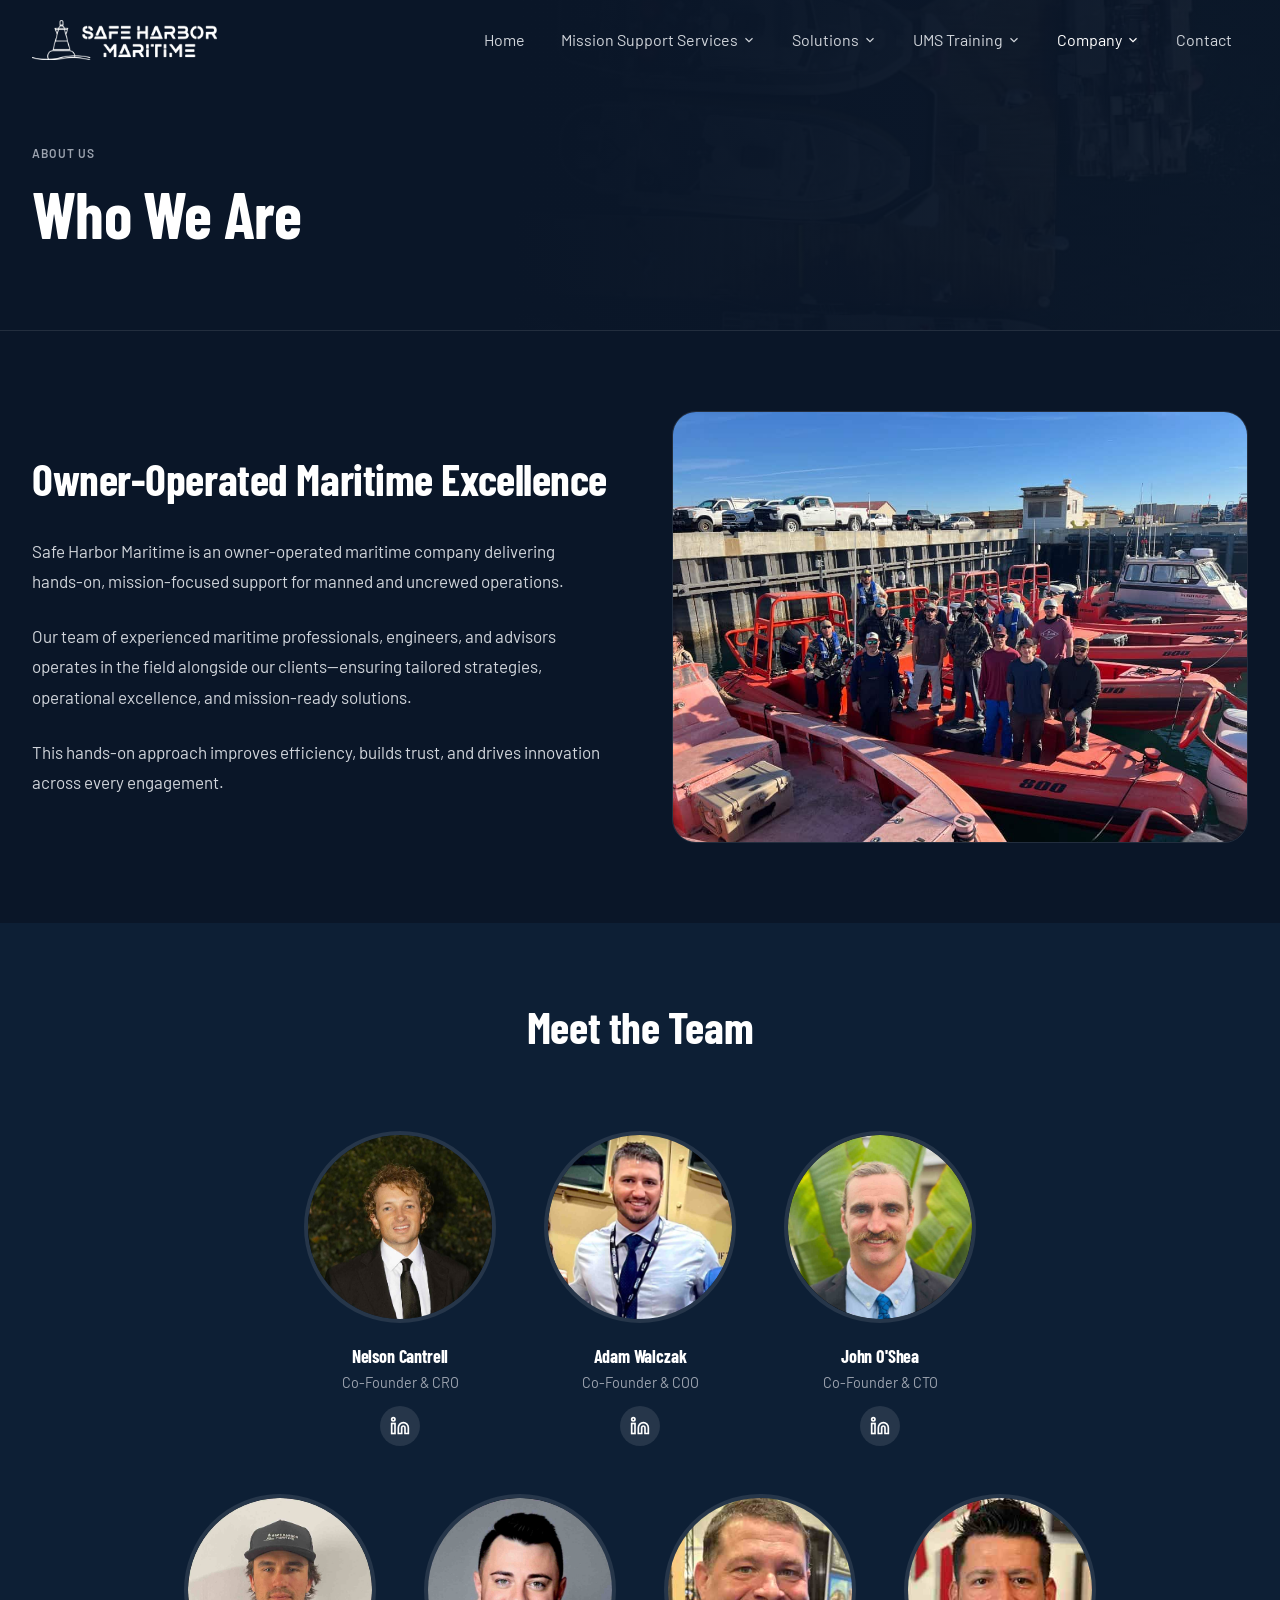
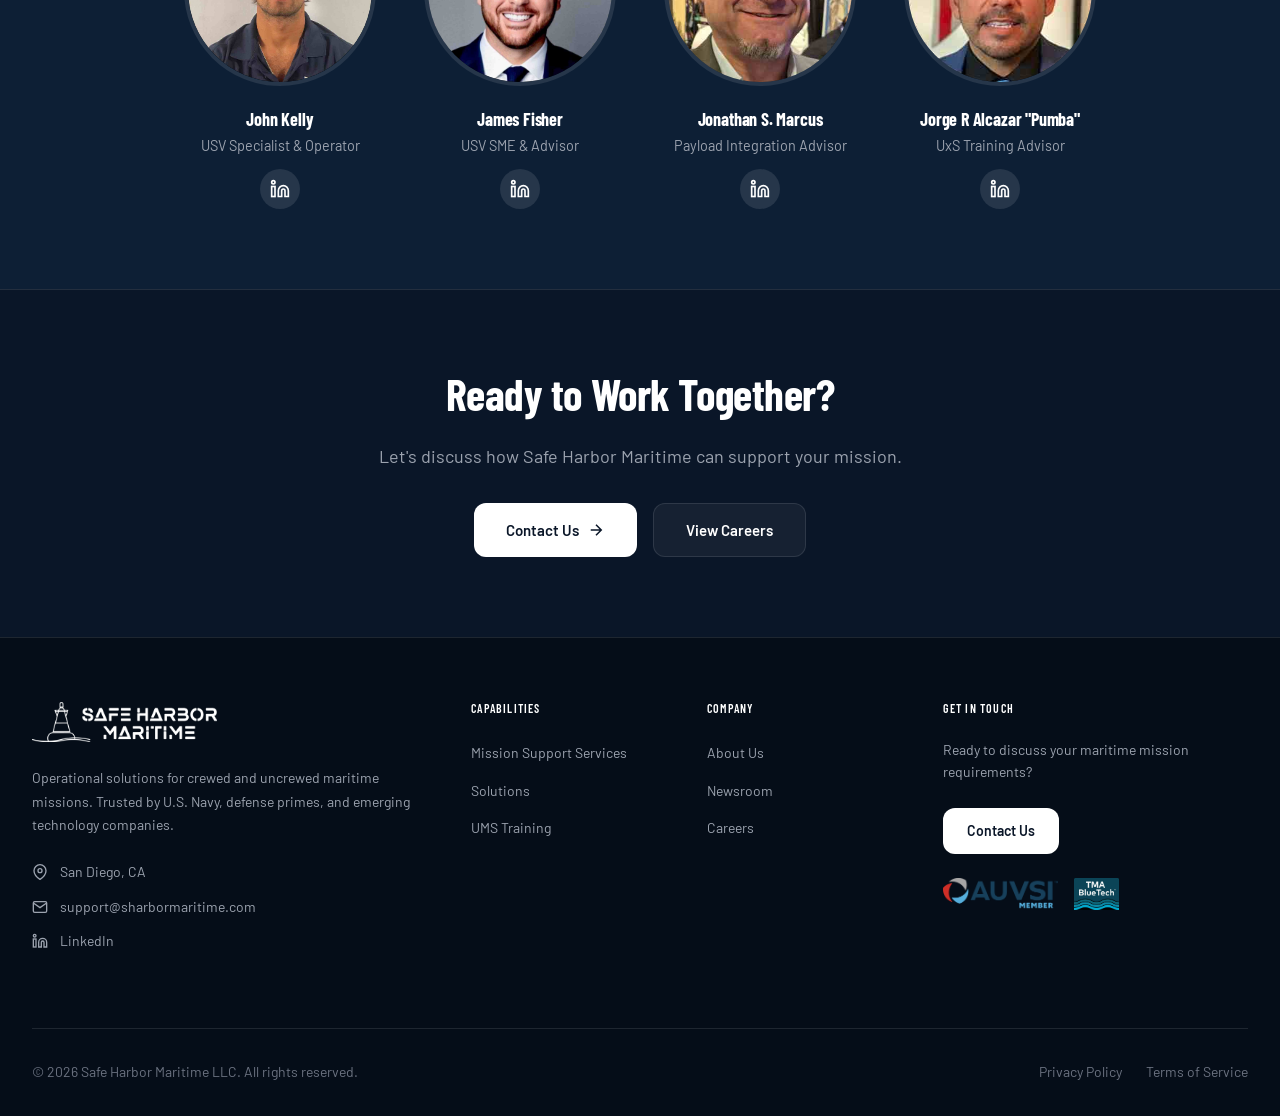
<file: about.html>
<!DOCTYPE html>
<html lang="en">
<head>
  <meta charset="UTF-8" />
  <meta name="viewport" content="width=device-width, initial-scale=1.0" />
  <title>About Us — Safe Harbor Maritime</title>
  <meta name="description" content="Safe Harbor Maritime is an owner-operated maritime company delivering hands-on, mission-focused support for manned and uncrewed operations. Meet our team of experienced maritime professionals." />
  <meta property="og:title" content="About Us — Safe Harbor Maritime" />
  <meta property="og:description" content="Owner-operated maritime company delivering hands-on, mission-focused support for manned and uncrewed operations in San Diego, CA." />
  <meta property="og:image" content="https://sharbormaritime.com/img/speedyBoat.jpg" />
  <meta property="og:type" content="website" />
  <meta property="og:url" content="https://sharbormaritime.com/about.html" />
  <link rel="canonical" href="https://sharbormaritime.com/about.html" />
  <link rel="stylesheet" href="css/styles.css" />
  <script type="application/ld+json">
    {
      "@context": "https://schema.org",
      "@type": "Organization",
      "name": "Safe Harbor Maritime",
      "url": "https://sharbormaritime.com",
      "member": [
        {
          "@type": "Person",
          "name": "Nelson Cantrell",
          "jobTitle": "Co-Founder & CRO",
          "sameAs": "https://www.linkedin.com/in/nelson-cantrell/"
        },
        {
          "@type": "Person",
          "name": "Adam Walczak",
          "jobTitle": "Co-Founder & COO",
          "sameAs": "https://www.linkedin.com/in/adamwalczakca12/"
        },
        {
          "@type": "Person",
          "name": "John O'Shea",
          "jobTitle": "Co-Founder & CTO",
          "sameAs": "https://www.linkedin.com/in/john-o%E2%80%99shea-9b20b4170/"
        },
        {
          "@type": "Person",
          "name": "John Kelly",
          "jobTitle": "USV Specialist & Operator",
          "sameAs": "https://www.linkedin.com/in/john-kelly-5b16903a8/"
        },
        {
          "@type": "Person",
          "name": "James Fisher",
          "jobTitle": "USV SME & Advisor",
          "sameAs": "https://www.linkedin.com/in/jamesrfisher/"
        },
        {
          "@type": "Person",
          "name": "Jonathan S. Marcus",
          "jobTitle": "Payload Integration Advisor",
          "sameAs": "https://www.linkedin.com/in/jonathan-s-marcus-a5886a1/"
        },
        {
          "@type": "Person",
          "name": "Jorge R Alcazar",
          "jobTitle": "UxS Training Advisor",
          "sameAs": "https://www.linkedin.com/in/jralcazar/"
        }
      ]
    }
  </script>
</head>
<body>

<nav class="nav" aria-label="Main navigation">
  <div class="nav__inner">
    <a href="index.html" class="nav__logo"><img src="img/SafeHarborLogo.png" alt="Safe Harbor Maritime" /></a>
    <ul class="nav__links" role="list">
      <li><a href="index.html">Home</a></li>
      <li class="nav__item"><a href="mission-support.html">Mission Support Services <svg class="nav__chevron" xmlns="http://www.w3.org/2000/svg" viewBox="0 0 24 24" fill="none" stroke="currentColor" stroke-width="2"><path d="M6 9l6 6 6-6"/></svg></a><div class="nav__dropdown"><a href="mission-support.html#agile-manning">Agile Manning</a><a href="mission-support.html#support-vessels">Support Vessels</a><a href="mission-support.html#technical-services">Technical Services</a><a href="mission-support.html#operational-logistics">Operational Logistics</a></div></li>
      <li class="nav__item"><a href="solutions.html">Solutions <svg class="nav__chevron" xmlns="http://www.w3.org/2000/svg" viewBox="0 0 24 24" fill="none" stroke="currentColor" stroke-width="2"><path d="M6 9l6 6 6-6"/></svg></a><div class="nav__dropdown"><a href="solutions.html#rapid-deploy-uxs">Rapid-Deploy Uncrewed Systems</a><a href="solutions.html#scalable-maritime-security">Scalable Maritime Security</a></div></li>
      <li class="nav__item"><a href="training.html">UMS Training <svg class="nav__chevron" xmlns="http://www.w3.org/2000/svg" viewBox="0 0 24 24" fill="none" stroke="currentColor" stroke-width="2"><path d="M6 9l6 6 6-6"/></svg></a><div class="nav__dropdown"><a href="training.html#routine-ums-operations">Routine UMS Operations</a><a href="training.html#advanced-bvlos-usv">Advanced &amp; BVLOS USV Operations</a><a href="training.html#advanced-bvlos-uuv">Advanced &amp; BVLOS UUV Operations</a></div></li>
      <li class="nav__item"><a href="about.html" class="active">Company <svg class="nav__chevron" xmlns="http://www.w3.org/2000/svg" viewBox="0 0 24 24" fill="none" stroke="currentColor" stroke-width="2"><path d="M6 9l6 6 6-6"/></svg></a><div class="nav__dropdown"><a href="about.html">About Us</a><a href="newsroom.html">Newsroom</a><a href="careers.html">Careers</a></div></li>
      <li><a href="contact.html">Contact</a></li>
    </ul>
    <button class="nav__hamburger" aria-label="Toggle menu"><span></span><span></span><span></span></button>
  </div>
  <div class="nav__mobile">
    <a href="index.html">Home</a>
    <details class="nav__mobile-group"><summary>Mission Support Services <svg style="width:1rem;height:1rem;" xmlns="http://www.w3.org/2000/svg" viewBox="0 0 24 24" fill="none" stroke="currentColor" stroke-width="2"><path d="M6 9l6 6 6-6"/></svg></summary><div class="nav__mobile-sub"><a href="mission-support.html">Mission Support Overview</a><a href="mission-support.html#agile-manning">Agile Manning</a><a href="mission-support.html#support-vessels">Support Vessels</a><a href="mission-support.html#technical-services">Technical Services</a><a href="mission-support.html#operational-logistics">Operational Logistics</a></div></details>
    <details class="nav__mobile-group"><summary>Solutions <svg style="width:1rem;height:1rem;" xmlns="http://www.w3.org/2000/svg" viewBox="0 0 24 24" fill="none" stroke="currentColor" stroke-width="2"><path d="M6 9l6 6 6-6"/></svg></summary><div class="nav__mobile-sub"><a href="solutions.html">Solutions Overview</a><a href="solutions.html#rapid-deploy-uxs">Rapid-Deploy Uncrewed Systems</a><a href="solutions.html#scalable-maritime-security">Scalable Maritime Security</a></div></details>
    <details class="nav__mobile-group"><summary>UMS Training <svg style="width:1rem;height:1rem;" xmlns="http://www.w3.org/2000/svg" viewBox="0 0 24 24" fill="none" stroke="currentColor" stroke-width="2"><path d="M6 9l6 6 6-6"/></svg></summary><div class="nav__mobile-sub"><a href="training.html">Training Overview</a><a href="training.html#routine-ums-operations">Routine UMS Operations</a><a href="training.html#advanced-bvlos-usv">Advanced &amp; BVLOS USV</a><a href="training.html#advanced-bvlos-uuv">Advanced &amp; BVLOS UUV</a></div></details>
    <details class="nav__mobile-group"><summary>Company <svg style="width:1rem;height:1rem;" xmlns="http://www.w3.org/2000/svg" viewBox="0 0 24 24" fill="none" stroke="currentColor" stroke-width="2"><path d="M6 9l6 6 6-6"/></svg></summary><div class="nav__mobile-sub"><a href="about.html">Company Overview</a><a href="about.html">About Us</a><a href="newsroom.html">Newsroom</a><a href="careers.html">Careers</a></div></details>
    <a href="contact.html">Contact</a>
  </div>
</nav>

<!-- PAGE HERO -->
<header class="page-hero">
  <div class="page-hero__bg">
    <img src="img/DockedBoats.jpg" alt="" aria-hidden="true" />
  </div>
  <div class="page-hero__overlay"></div>
  <div class="container">
    <div class="page-hero__content">
      <span class="label">About Us</span>
      <h1>Who We Are</h1>
    </div>
  </div>
</header>

<!-- ABOUT BODY -->
<section class="section border-top">
  <div class="container">
    <div class="grid-2-lg">
      <div class="fade-in">
        <h2>Owner-Operated Maritime Excellence</h2>
        <div style="display:flex;flex-direction:column;gap:1.5rem;margin-top:2rem;color:var(--gray-300);font-size:1.0625rem;line-height:1.8;">
          <p>Safe Harbor Maritime is an owner-operated maritime company delivering hands-on, mission-focused support for manned and uncrewed operations.</p>
          <p>Our team of experienced maritime professionals, engineers, and advisors operates in the field alongside our clients—ensuring tailored strategies, operational excellence, and mission-ready solutions.</p>
          <p>This hands-on approach improves efficiency, builds trust, and drives innovation across every engagement.</p>
        </div>
      </div>
      <div class="vision-img fade-in">
        <img src="img/crew.jpg" alt="Safe Harbor Maritime team in operation" />
      </div>
    </div>
  </div>
</section>

<!-- TEAM -->
<section class="section section--alt" aria-labelledby="team-heading">
  <div class="container">
    <h2 id="team-heading" class="text-center fade-in" style="margin-bottom:5rem;">Meet the Team</h2>

    <div class="team-grid" style="margin-bottom:3rem;">
      <div class="team-member fade-in">
        <div class="team-member__photo">
          <img src="img/NelsonC.png" alt="Nelson Cantrell, Co-Founder and CRO of Safe Harbor Maritime" />
        </div>
        <h3>Nelson Cantrell</h3>
        <p>Co-Founder &amp; CRO</p>
        <a href="https://www.linkedin.com/in/nelson-cantrell/" target="_blank" rel="noopener noreferrer" class="team-member__li" aria-label="Nelson Cantrell on LinkedIn">
          <svg xmlns="http://www.w3.org/2000/svg" viewBox="0 0 24 24" fill="none" stroke="currentColor" stroke-width="2"><path d="M16 8a6 6 0 0 1 6 6v7h-4v-7a2 2 0 0 0-2-2 2 2 0 0 0-2 2v7h-4v-7a6 6 0 0 1 6-6z"/><rect x="2" y="9" width="4" height="12"/><circle cx="4" cy="4" r="2"/></svg>
        </a>
      </div>
      <div class="team-member fade-in">
        <div class="team-member__photo">
          <img src="img/AdamW.png" alt="Adam Walczak, Co-Founder & COO of Safe Harbor Maritime" />
        </div>
        <h3>Adam Walczak</h3>
        <p>Co-Founder &amp; COO</p>
        <a href="https://www.linkedin.com/in/adamwalczakca12/" target="_blank" rel="noopener noreferrer" class="team-member__li" aria-label="Adam Walczak on LinkedIn">
          <svg xmlns="http://www.w3.org/2000/svg" viewBox="0 0 24 24" fill="none" stroke="currentColor" stroke-width="2"><path d="M16 8a6 6 0 0 1 6 6v7h-4v-7a2 2 0 0 0-2-2 2 2 0 0 0-2 2v7h-4v-7a6 6 0 0 1 6-6z"/><rect x="2" y="9" width="4" height="12"/><circle cx="4" cy="4" r="2"/></svg>
        </a>
      </div>
      <div class="team-member fade-in">
        <div class="team-member__photo">
          <img src="img/JohnO.png" alt="John O'Shea, Co-Founder & CTO of Safe Harbor Maritime" />
        </div>
        <h3>John O'Shea</h3>
        <p>Co-Founder &amp; CTO</p>
        <a href="https://www.linkedin.com/in/john-o%E2%80%99shea-9b20b4170/" target="_blank" rel="noopener noreferrer" class="team-member__li" aria-label="John O'Shea on LinkedIn">
          <svg xmlns="http://www.w3.org/2000/svg" viewBox="0 0 24 24" fill="none" stroke="currentColor" stroke-width="2"><path d="M16 8a6 6 0 0 1 6 6v7h-4v-7a2 2 0 0 0-2-2 2 2 0 0 0-2 2v7h-4v-7a6 6 0 0 1 6-6z"/><rect x="2" y="9" width="4" height="12"/><circle cx="4" cy="4" r="2"/></svg>
        </a>
      </div>
    </div>

    <div class="team-grid">
      <div class="team-member fade-in">
        <div class="team-member__photo">
          <img src="img/JohnK.png" alt="John Kelly, USV Specialist & Operator of Safe Harbor Maritime" />
        </div>
        <h3>John Kelly</h3>
        <p>USV Specialist &amp; Operator</p>
        <a href="https://www.linkedin.com/in/john-kelly-5b16903a8/" target="_blank" rel="noopener noreferrer" class="team-member__li" aria-label="John Kelly on LinkedIn">
          <svg xmlns="http://www.w3.org/2000/svg" viewBox="0 0 24 24" fill="none" stroke="currentColor" stroke-width="2"><path d="M16 8a6 6 0 0 1 6 6v7h-4v-7a2 2 0 0 0-2-2 2 2 0 0 0-2 2v7h-4v-7a6 6 0 0 1 6-6z"/><rect x="2" y="9" width="4" height="12"/><circle cx="4" cy="4" r="2"/></svg>
        </a>
      </div>
      <div class="team-member fade-in">
        <div class="team-member__photo">
          <img src="img/JamesF.png" alt="James Fisher, USV SME & Advisor of Safe Harbor Maritime" />
        </div>
        <h3>James Fisher</h3>
        <p>USV SME &amp; Advisor</p>
        <a href="https://www.linkedin.com/in/jamesrfisher/" target="_blank" rel="noopener noreferrer" class="team-member__li" aria-label="James Fisher on LinkedIn">
          <svg xmlns="http://www.w3.org/2000/svg" viewBox="0 0 24 24" fill="none" stroke="currentColor" stroke-width="2"><path d="M16 8a6 6 0 0 1 6 6v7h-4v-7a2 2 0 0 0-2-2 2 2 0 0 0-2 2v7h-4v-7a6 6 0 0 1 6-6z"/><rect x="2" y="9" width="4" height="12"/><circle cx="4" cy="4" r="2"/></svg>
        </a>
      </div>
      <div class="team-member fade-in">
        <div class="team-member__photo">
          <img src="img/JonathanM.png" alt="Jonathan S. Marcus, Payload Integration Advisor of Safe Harbor Maritime" />
        </div>
        <h3>Jonathan S. Marcus</h3>
        <p>Payload Integration Advisor</p>
        <a href="https://www.linkedin.com/in/jonathan-s-marcus-a5886a1/" target="_blank" rel="noopener noreferrer" class="team-member__li" aria-label="Jonathan Marcus on LinkedIn">
          <svg xmlns="http://www.w3.org/2000/svg" viewBox="0 0 24 24" fill="none" stroke="currentColor" stroke-width="2"><path d="M16 8a6 6 0 0 1 6 6v7h-4v-7a2 2 0 0 0-2-2 2 2 0 0 0-2 2v7h-4v-7a6 6 0 0 1 6-6z"/><rect x="2" y="9" width="4" height="12"/><circle cx="4" cy="4" r="2"/></svg>
        </a>
      </div>
      <div class="team-member fade-in">
        <div class="team-member__photo">
          <img src="img/JorgeA.png" alt="Jorge R Alcazar, UXS Training Advisor of Safe Harbor Maritime" />
        </div>
        <h3>Jorge R Alcazar "Pumba"</h3>
        <p>UxS Training Advisor</p>
        <a href="https://www.linkedin.com/in/jralcazar/" target="_blank" rel="noopener noreferrer" class="team-member__li" aria-label="Jorge Alcazar on LinkedIn">
          <svg xmlns="http://www.w3.org/2000/svg" viewBox="0 0 24 24" fill="none" stroke="currentColor" stroke-width="2"><path d="M16 8a6 6 0 0 1 6 6v7h-4v-7a2 2 0 0 0-2-2 2 2 0 0 0-2 2v7h-4v-7a6 6 0 0 1 6-6z"/><rect x="2" y="9" width="4" height="12"/><circle cx="4" cy="4" r="2"/></svg>
        </a>
      </div>
    </div>
  </div>
</section>

<!-- CTA -->
<section class="cta-section">
  <div class="container">
    <h2>Ready to Work Together?</h2>
    <p>Let's discuss how Safe Harbor Maritime can support your mission.</p>
    <div class="cta-btns">
      <a href="contact.html" class="btn btn-primary">Contact Us <svg xmlns="http://www.w3.org/2000/svg" viewBox="0 0 24 24" fill="none" stroke="currentColor" stroke-width="2"><path d="M5 12h14M12 5l7 7-7 7"/></svg></a>
      <a href="careers.html" class="btn btn-ghost">View Careers</a>
    </div>
  </div>
</section>

<footer>
  <div class="container">
    <div class="footer-grid">
      <div class="footer-brand">
        <img src="img/SafeHarborLogo.png" alt="Safe Harbor Maritime" />
        <p>Operational solutions for crewed and uncrewed maritime missions. Trusted by U.S. Navy, defense primes, and emerging technology companies.</p>
        <div class="footer-contact-item"><svg xmlns="http://www.w3.org/2000/svg" viewBox="0 0 24 24" fill="none" stroke="currentColor" stroke-width="2"><path d="M21 10c0 7-9 13-9 13s-9-6-9-13a9 9 0 0 1 18 0z"/><circle cx="12" cy="10" r="3"/></svg><span>San Diego, CA</span></div>
        <div class="footer-contact-item"><svg xmlns="http://www.w3.org/2000/svg" viewBox="0 0 24 24" fill="none" stroke="currentColor" stroke-width="2"><path d="M4 4h16c1.1 0 2 .9 2 2v12c0 1.1-.9 2-2 2H4c-1.1 0-2-.9-2-2V6c0-1.1.9-2 2-2z"/><polyline points="22,6 12,13 2,6"/></svg><a href="mailto:support@sharbormaritime.com">support@sharbormaritime.com</a></div>
        <div class="footer-contact-item"><svg xmlns="http://www.w3.org/2000/svg" viewBox="0 0 24 24" fill="none" stroke="currentColor" stroke-width="2"><path d="M16 8a6 6 0 0 1 6 6v7h-4v-7a2 2 0 0 0-2-2 2 2 0 0 0-2 2v7h-4v-7a6 6 0 0 1 6-6z"/><rect x="2" y="9" width="4" height="12"/><circle cx="4" cy="4" r="2"/></svg><a href="https://www.linkedin.com/company/safeharbormaritime" target="_blank" rel="noopener noreferrer">LinkedIn</a></div>
      </div>
      <nav class="footer-links"><h4>Capabilities</h4><ul><li><a href="mission-support.html">Mission Support Services</a></li><li><a href="solutions.html">Solutions</a></li><li><a href="training.html">UMS Training</a></li></ul></nav>
      <nav class="footer-links"><h4>Company</h4><ul><li><a href="about.html">About Us</a></li><li><a href="newsroom.html">Newsroom</a></li><li><a href="careers.html">Careers</a></li></ul></nav>
      <div class="footer-cta"><h4>Get In Touch</h4><p>Ready to discuss your maritime mission requirements?</p><a href="contact.html" class="btn btn-primary" style="font-size:.875rem;padding:.75rem 1.5rem;">Contact Us</a><div class="footer-logos"><img src="img/auvsi.png" alt="AUVSI Member" /><img src="img/tma.png" alt="TMA BlueTech" /></div></div>
    </div>
    <div class="footer-bottom"><p>&copy; <span id="year"></span> Safe Harbor Maritime LLC. All rights reserved.</p><div class="footer-bottom-links"><a href="#">Privacy Policy</a><a href="#">Terms of Service</a></div></div>
  </div>
</footer>
<script src="js/shared.js"></script>
<script>document.getElementById('year').textContent = new Date().getFullYear();</script>
</body>
</html>
</file>
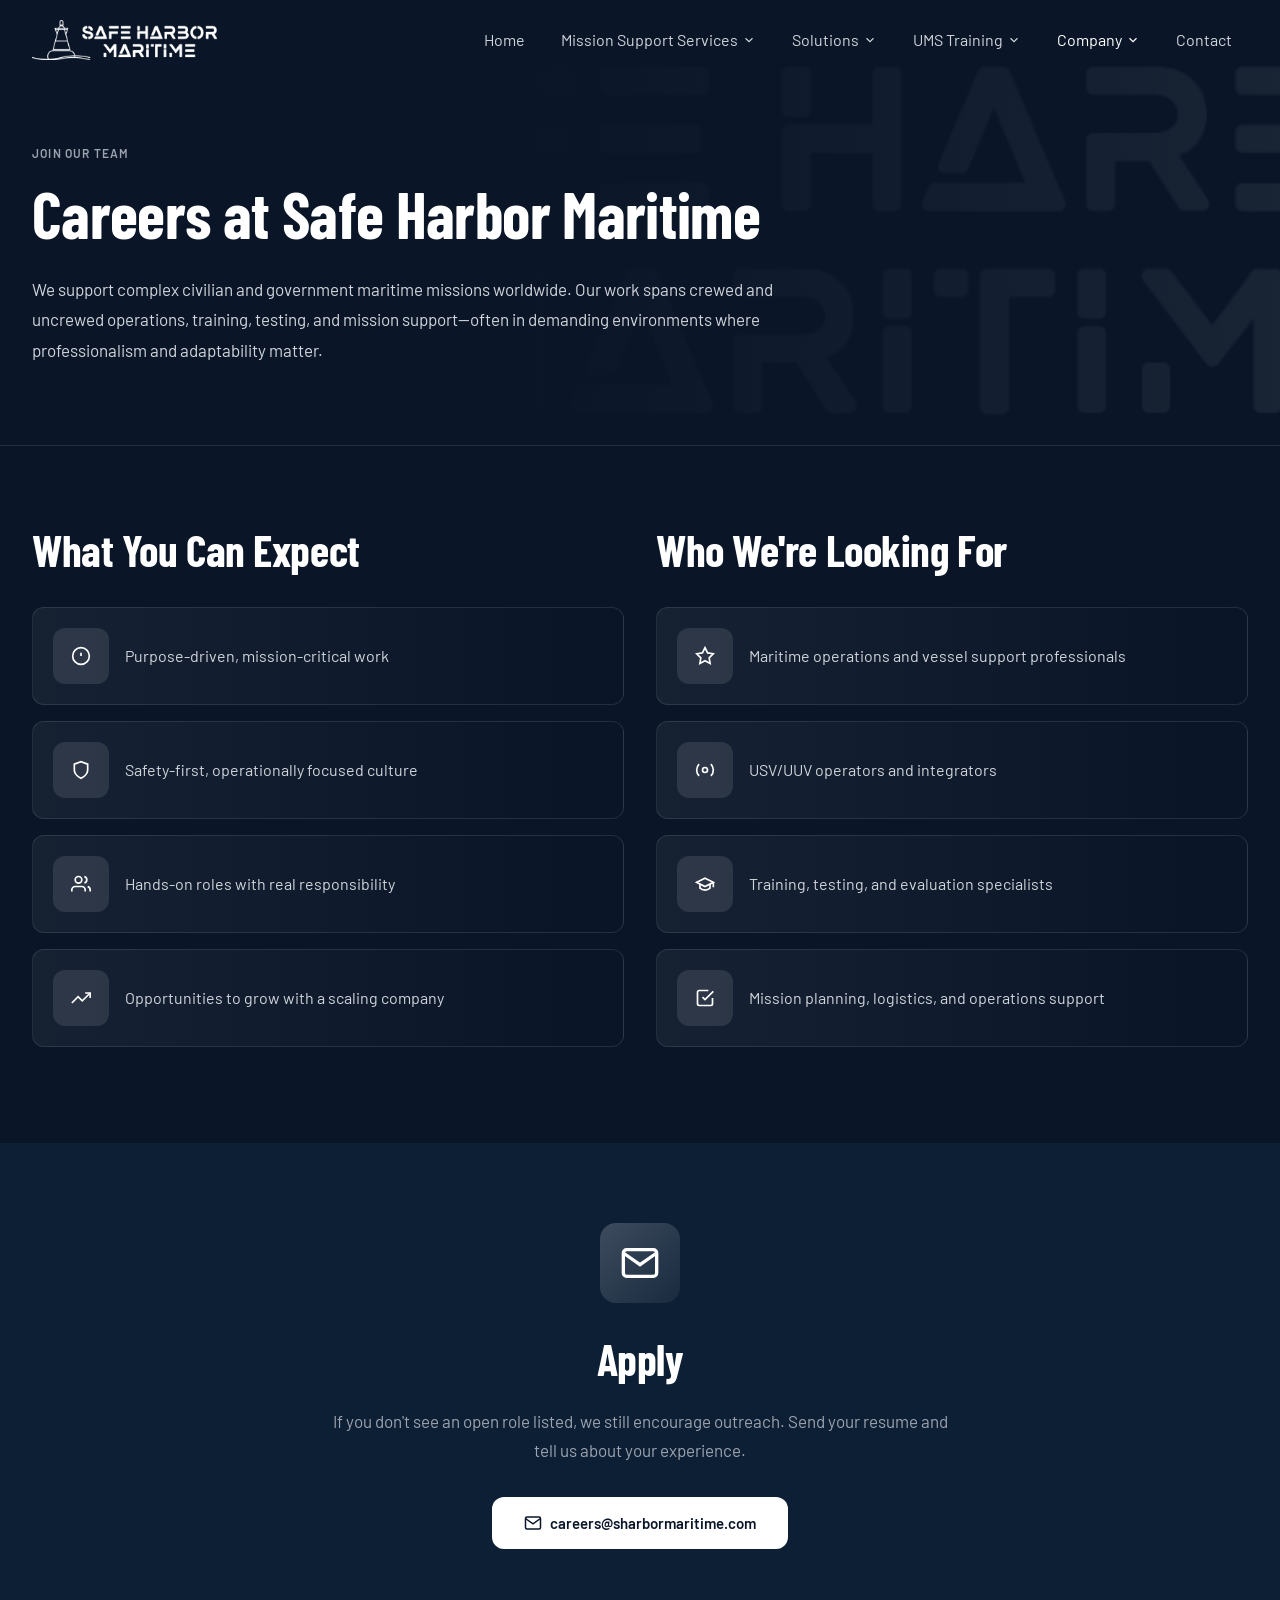
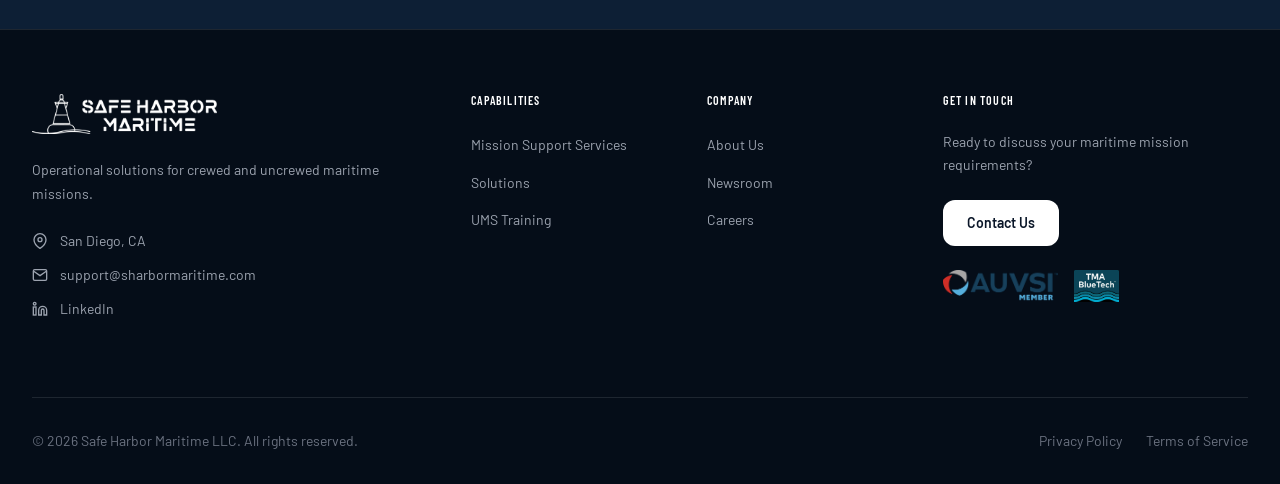
<file: careers.html>
<!DOCTYPE html>
<html lang="en">
<head>
  <meta charset="UTF-8" />
  <meta name="viewport" content="width=device-width, initial-scale=1.0" />
  <title>Careers — Safe Harbor Maritime</title>
  <meta name="description" content="Join Safe Harbor Maritime. We support complex civilian and government maritime missions worldwide. Roles in maritime operations, USV/UUV operations, training, testing, and mission support." />
  <meta property="og:title" content="Careers — Safe Harbor Maritime" />
  <meta property="og:image" content="https://sharbormaritime.com/img/speedyBoat.jpg" />
  <meta property="og:type" content="website" />
  <meta property="og:url" content="https://sharbormaritime.com/careers.html" />
  <link rel="canonical" href="https://sharbormaritime.com/careers.html" />
  <link rel="stylesheet" href="css/styles.css" />
</head>
<body>

<nav class="nav" aria-label="Main navigation">
  <div class="nav__inner">
    <a href="index.html" class="nav__logo"><img src="img/SafeHarborLogo.png" alt="Safe Harbor Maritime" /></a>
    <ul class="nav__links" role="list">
      <li><a href="index.html">Home</a></li>
      <li class="nav__item"><a href="mission-support.html">Mission Support Services <svg class="nav__chevron" xmlns="http://www.w3.org/2000/svg" viewBox="0 0 24 24" fill="none" stroke="currentColor" stroke-width="2"><path d="M6 9l6 6 6-6"/></svg></a><div class="nav__dropdown"><a href="mission-support.html#agile-manning">Agile Manning</a><a href="mission-support.html#support-vessels">Support Vessels</a><a href="mission-support.html#technical-services">Technical Services</a><a href="mission-support.html#operational-logistics">Operational Logistics</a></div></li>
      <li class="nav__item"><a href="solutions.html">Solutions <svg class="nav__chevron" xmlns="http://www.w3.org/2000/svg" viewBox="0 0 24 24" fill="none" stroke="currentColor" stroke-width="2"><path d="M6 9l6 6 6-6"/></svg></a><div class="nav__dropdown"><a href="solutions.html#rapid-deploy-uxs">Rapid-Deploy Uncrewed Systems</a><a href="solutions.html#scalable-maritime-security">Scalable Maritime Security</a></div></li>
      <li class="nav__item"><a href="training.html">UMS Training <svg class="nav__chevron" xmlns="http://www.w3.org/2000/svg" viewBox="0 0 24 24" fill="none" stroke="currentColor" stroke-width="2"><path d="M6 9l6 6 6-6"/></svg></a><div class="nav__dropdown"><a href="training.html#routine-ums-operations">Routine UMS Operations</a><a href="training.html#advanced-bvlos-usv">Advanced &amp; BVLOS USV Operations</a><a href="training.html#advanced-bvlos-uuv">Advanced &amp; BVLOS UUV Operations</a></div></li>
      <li class="nav__item"><a href="about.html" class="active">Company <svg class="nav__chevron" xmlns="http://www.w3.org/2000/svg" viewBox="0 0 24 24" fill="none" stroke="currentColor" stroke-width="2"><path d="M6 9l6 6 6-6"/></svg></a><div class="nav__dropdown"><a href="about.html">About Us</a><a href="newsroom.html">Newsroom</a><a href="careers.html">Careers</a></div></li>
      <li><a href="contact.html">Contact</a></li>
    </ul>
    <button class="nav__hamburger" aria-label="Toggle menu"><span></span><span></span><span></span></button>
  </div>
  <div class="nav__mobile">
    <a href="index.html">Home</a>
    <details class="nav__mobile-group"><summary>Mission Support Services <svg style="width:1rem;height:1rem;" xmlns="http://www.w3.org/2000/svg" viewBox="0 0 24 24" fill="none" stroke="currentColor" stroke-width="2"><path d="M6 9l6 6 6-6"/></svg></summary><div class="nav__mobile-sub"><a href="mission-support.html">Mission Support Overview</a><a href="mission-support.html#agile-manning">Agile Manning</a><a href="mission-support.html#support-vessels">Support Vessels</a><a href="mission-support.html#technical-services">Technical Services</a><a href="mission-support.html#operational-logistics">Operational Logistics</a></div></details>
    <details class="nav__mobile-group"><summary>Solutions <svg style="width:1rem;height:1rem;" xmlns="http://www.w3.org/2000/svg" viewBox="0 0 24 24" fill="none" stroke="currentColor" stroke-width="2"><path d="M6 9l6 6 6-6"/></svg></summary><div class="nav__mobile-sub"><a href="solutions.html">Solutions Overview</a><a href="solutions.html#rapid-deploy-uxs">Rapid-Deploy Uncrewed Systems</a><a href="solutions.html#scalable-maritime-security">Scalable Maritime Security</a></div></details>
    <details class="nav__mobile-group"><summary>UMS Training <svg style="width:1rem;height:1rem;" xmlns="http://www.w3.org/2000/svg" viewBox="0 0 24 24" fill="none" stroke="currentColor" stroke-width="2"><path d="M6 9l6 6 6-6"/></svg></summary><div class="nav__mobile-sub"><a href="training.html">Training Overview</a><a href="training.html#routine-ums-operations">Routine UMS Operations</a><a href="training.html#advanced-bvlos-usv">Advanced &amp; BVLOS USV</a><a href="training.html#advanced-bvlos-uuv">Advanced &amp; BVLOS UUV</a></div></details>
    <details class="nav__mobile-group"><summary>Company <svg style="width:1rem;height:1rem;" xmlns="http://www.w3.org/2000/svg" viewBox="0 0 24 24" fill="none" stroke="currentColor" stroke-width="2"><path d="M6 9l6 6 6-6"/></svg></summary><div class="nav__mobile-sub"><a href="about.html">Company Overview</a><a href="about.html">About Us</a><a href="newsroom.html">Newsroom</a><a href="careers.html">Careers</a></div></details>
    <a href="contact.html">Contact</a>
  </div>
</nav>

<header class="page-hero">
  <div class="page-hero__bg"><img src="img/SafeHarborLogo.png" alt="" aria-hidden="true" /></div>
  <div class="page-hero__overlay"></div>
  <div class="container">
    <div class="page-hero__content">
      <span class="label">Join Our Team</span>
      <h1>Careers at Safe Harbor Maritime</h1>
      <p style="margin-top:1.5rem;font-size:1.0625rem;color:var(--gray-300);line-height:1.8;">We support complex civilian and government maritime missions worldwide. Our work spans crewed and uncrewed operations, training, testing, and mission support—often in demanding environments where professionalism and adaptability matter.</p>
    </div>
  </div>
</header>

<!-- EXPECTATIONS + ROLES -->
<section class="section border-top">
  <div class="container">
    <div class="grid-2">
      <div class="fade-in">
        <h2 style="margin-bottom:2rem;">What You Can Expect</h2>
        <div class="career-item">
          <div class="card-icon"><svg xmlns="http://www.w3.org/2000/svg" viewBox="0 0 24 24" fill="none" stroke="currentColor" stroke-width="2" style="width:1.25rem;height:1.25rem;"><circle cx="12" cy="12" r="10"/><line x1="12" y1="8" x2="12" y2="12"/><line x1="12" y1="16" x2="12.01" y2="16"/></svg></div>
          <span>Purpose-driven, mission-critical work</span>
        </div>
        <div class="career-item">
          <div class="card-icon"><svg xmlns="http://www.w3.org/2000/svg" viewBox="0 0 24 24" fill="none" stroke="currentColor" stroke-width="2" style="width:1.25rem;height:1.25rem;"><path d="M12 22s8-4 8-10V5l-8-3-8 3v7c0 6 8 10 8 10z"/></svg></div>
          <span>Safety-first, operationally focused culture</span>
        </div>
        <div class="career-item">
          <div class="card-icon"><svg xmlns="http://www.w3.org/2000/svg" viewBox="0 0 24 24" fill="none" stroke="currentColor" stroke-width="2" style="width:1.25rem;height:1.25rem;"><path d="M17 21v-2a4 4 0 0 0-4-4H5a4 4 0 0 0-4 4v2"/><circle cx="9" cy="7" r="4"/><path d="M23 21v-2a4 4 0 0 0-3-3.87"/><path d="M16 3.13a4 4 0 0 1 0 7.75"/></svg></div>
          <span>Hands-on roles with real responsibility</span>
        </div>
        <div class="career-item">
          <div class="card-icon"><svg xmlns="http://www.w3.org/2000/svg" viewBox="0 0 24 24" fill="none" stroke="currentColor" stroke-width="2" style="width:1.25rem;height:1.25rem;"><polyline points="23 6 13.5 15.5 8.5 10.5 1 18"/><polyline points="17 6 23 6 23 12"/></svg></div>
          <span>Opportunities to grow with a scaling company</span>
        </div>
      </div>

      <div class="fade-in">
        <h2 style="margin-bottom:2rem;">Who We're Looking For</h2>
        <div class="career-item">
          <div class="card-icon"><svg xmlns="http://www.w3.org/2000/svg" viewBox="0 0 24 24" fill="none" stroke="currentColor" stroke-width="2" style="width:1.25rem;height:1.25rem;"><path d="M12 2l3.09 6.26L22 9.27l-5 4.87 1.18 6.88L12 17.77l-6.18 3.25L7 14.14 2 9.27l6.91-1.01L12 2z"/></svg></div>
          <span>Maritime operations and vessel support professionals</span>
        </div>
        <div class="career-item">
          <div class="card-icon"><svg xmlns="http://www.w3.org/2000/svg" viewBox="0 0 24 24" fill="none" stroke="currentColor" stroke-width="2" style="width:1.25rem;height:1.25rem;"><circle cx="12" cy="12" r="3"/><path d="M19.07 4.93a10 10 0 0 1 0 14.14"/><path d="M4.93 4.93a10 10 0 0 0 0 14.14"/></svg></div>
          <span>USV/UUV operators and integrators</span>
        </div>
        <div class="career-item">
          <div class="card-icon"><svg xmlns="http://www.w3.org/2000/svg" viewBox="0 0 24 24" fill="none" stroke="currentColor" stroke-width="2" style="width:1.25rem;height:1.25rem;"><path d="M22 10v6M2 10l10-5 10 5-10 5z"/><path d="M6 12v5c3 3 9 3 12 0v-5"/></svg></div>
          <span>Training, testing, and evaluation specialists</span>
        </div>
        <div class="career-item">
          <div class="card-icon"><svg xmlns="http://www.w3.org/2000/svg" viewBox="0 0 24 24" fill="none" stroke="currentColor" stroke-width="2" style="width:1.25rem;height:1.25rem;"><path d="M9 11l3 3L22 4"/><path d="M21 12v7a2 2 0 0 1-2 2H5a2 2 0 0 1-2-2V5a2 2 0 0 1 2-2h11"/></svg></div>
          <span>Mission planning, logistics, and operations support</span>
        </div>
      </div>
    </div>
  </div>
</section>

<!-- APPLY CTA -->
<section class="section section--alt" style="text-align:center;">
  <div class="container">
    <div class="fade-in" style="max-width:40rem;margin:0 auto;">
      <div style="width:5rem;height:5rem;margin:0 auto 2rem;background:linear-gradient(135deg,rgba(255,255,255,0.2),rgba(255,255,255,0.05));border-radius:1rem;display:flex;align-items:center;justify-content:center;">
        <svg xmlns="http://www.w3.org/2000/svg" viewBox="0 0 24 24" fill="none" stroke="currentColor" stroke-width="2" style="width:2.5rem;height:2.5rem;"><path d="M4 4h16c1.1 0 2 .9 2 2v12c0 1.1-.9 2-2 2H4c-1.1 0-2-.9-2-2V6c0-1.1.9-2 2-2z"/><polyline points="22,6 12,13 2,6"/></svg>
      </div>
      <h2>Apply</h2>
      <p style="color:var(--gray-400);font-size:1.0625rem;margin:1.5rem 0 2rem;line-height:1.7;">If you don't see an open role listed, we still encourage outreach. Send your resume and tell us about your experience.</p>
      <a href="mailto:careers@sharbormaritime.com" class="btn btn-primary">
        <svg xmlns="http://www.w3.org/2000/svg" viewBox="0 0 24 24" fill="none" stroke="currentColor" stroke-width="2"><path d="M4 4h16c1.1 0 2 .9 2 2v12c0 1.1-.9 2-2 2H4c-1.1 0-2-.9-2-2V6c0-1.1.9-2 2-2z"/><polyline points="22,6 12,13 2,6"/></svg>
        careers@sharbormaritime.com
      </a>
    </div>
  </div>
</section>

<footer>
  <div class="container">
    <div class="footer-grid">
      <div class="footer-brand"><img src="img/SafeHarborLogo.png" alt="Safe Harbor Maritime" /><p>Operational solutions for crewed and uncrewed maritime missions.</p><div class="footer-contact-item"><svg xmlns="http://www.w3.org/2000/svg" viewBox="0 0 24 24" fill="none" stroke="currentColor" stroke-width="2"><path d="M21 10c0 7-9 13-9 13s-9-6-9-13a9 9 0 0 1 18 0z"/><circle cx="12" cy="10" r="3"/></svg><span>San Diego, CA</span></div><div class="footer-contact-item"><svg xmlns="http://www.w3.org/2000/svg" viewBox="0 0 24 24" fill="none" stroke="currentColor" stroke-width="2"><path d="M4 4h16c1.1 0 2 .9 2 2v12c0 1.1-.9 2-2 2H4c-1.1 0-2-.9-2-2V6c0-1.1.9-2 2-2z"/><polyline points="22,6 12,13 2,6"/></svg><a href="mailto:support@sharbormaritime.com">support@sharbormaritime.com</a></div><div class="footer-contact-item"><svg xmlns="http://www.w3.org/2000/svg" viewBox="0 0 24 24" fill="none" stroke="currentColor" stroke-width="2"><path d="M16 8a6 6 0 0 1 6 6v7h-4v-7a2 2 0 0 0-2-2 2 2 0 0 0-2 2v7h-4v-7a6 6 0 0 1 6-6z"/><rect x="2" y="9" width="4" height="12"/><circle cx="4" cy="4" r="2"/></svg><a href="https://www.linkedin.com/company/safeharbormaritime" target="_blank" rel="noopener noreferrer">LinkedIn</a></div></div>
      <nav class="footer-links"><h4>Capabilities</h4><ul><li><a href="mission-support.html">Mission Support Services</a></li><li><a href="solutions.html">Solutions</a></li><li><a href="training.html">UMS Training</a></li></ul></nav>
      <nav class="footer-links"><h4>Company</h4><ul><li><a href="about.html">About Us</a></li><li><a href="newsroom.html">Newsroom</a></li><li><a href="careers.html">Careers</a></li></ul></nav>
      <div class="footer-cta"><h4>Get In Touch</h4><p>Ready to discuss your maritime mission requirements?</p><a href="contact.html" class="btn btn-primary" style="font-size:.875rem;padding:.75rem 1.5rem;">Contact Us</a><div class="footer-logos"><img src="img/auvsi.png" alt="AUVSI Member" /><img src="img/tma.png" alt="TMA BlueTech" /></div></div>
    </div>
    <div class="footer-bottom"><p>&copy; <span id="year"></span> Safe Harbor Maritime LLC. All rights reserved.</p><div class="footer-bottom-links"><a href="#">Privacy Policy</a><a href="#">Terms of Service</a></div></div>
  </div>
</footer>
<script src="js/shared.js"></script>
<script>document.getElementById('year').textContent = new Date().getFullYear();</script>
</body>
</html>
</file>
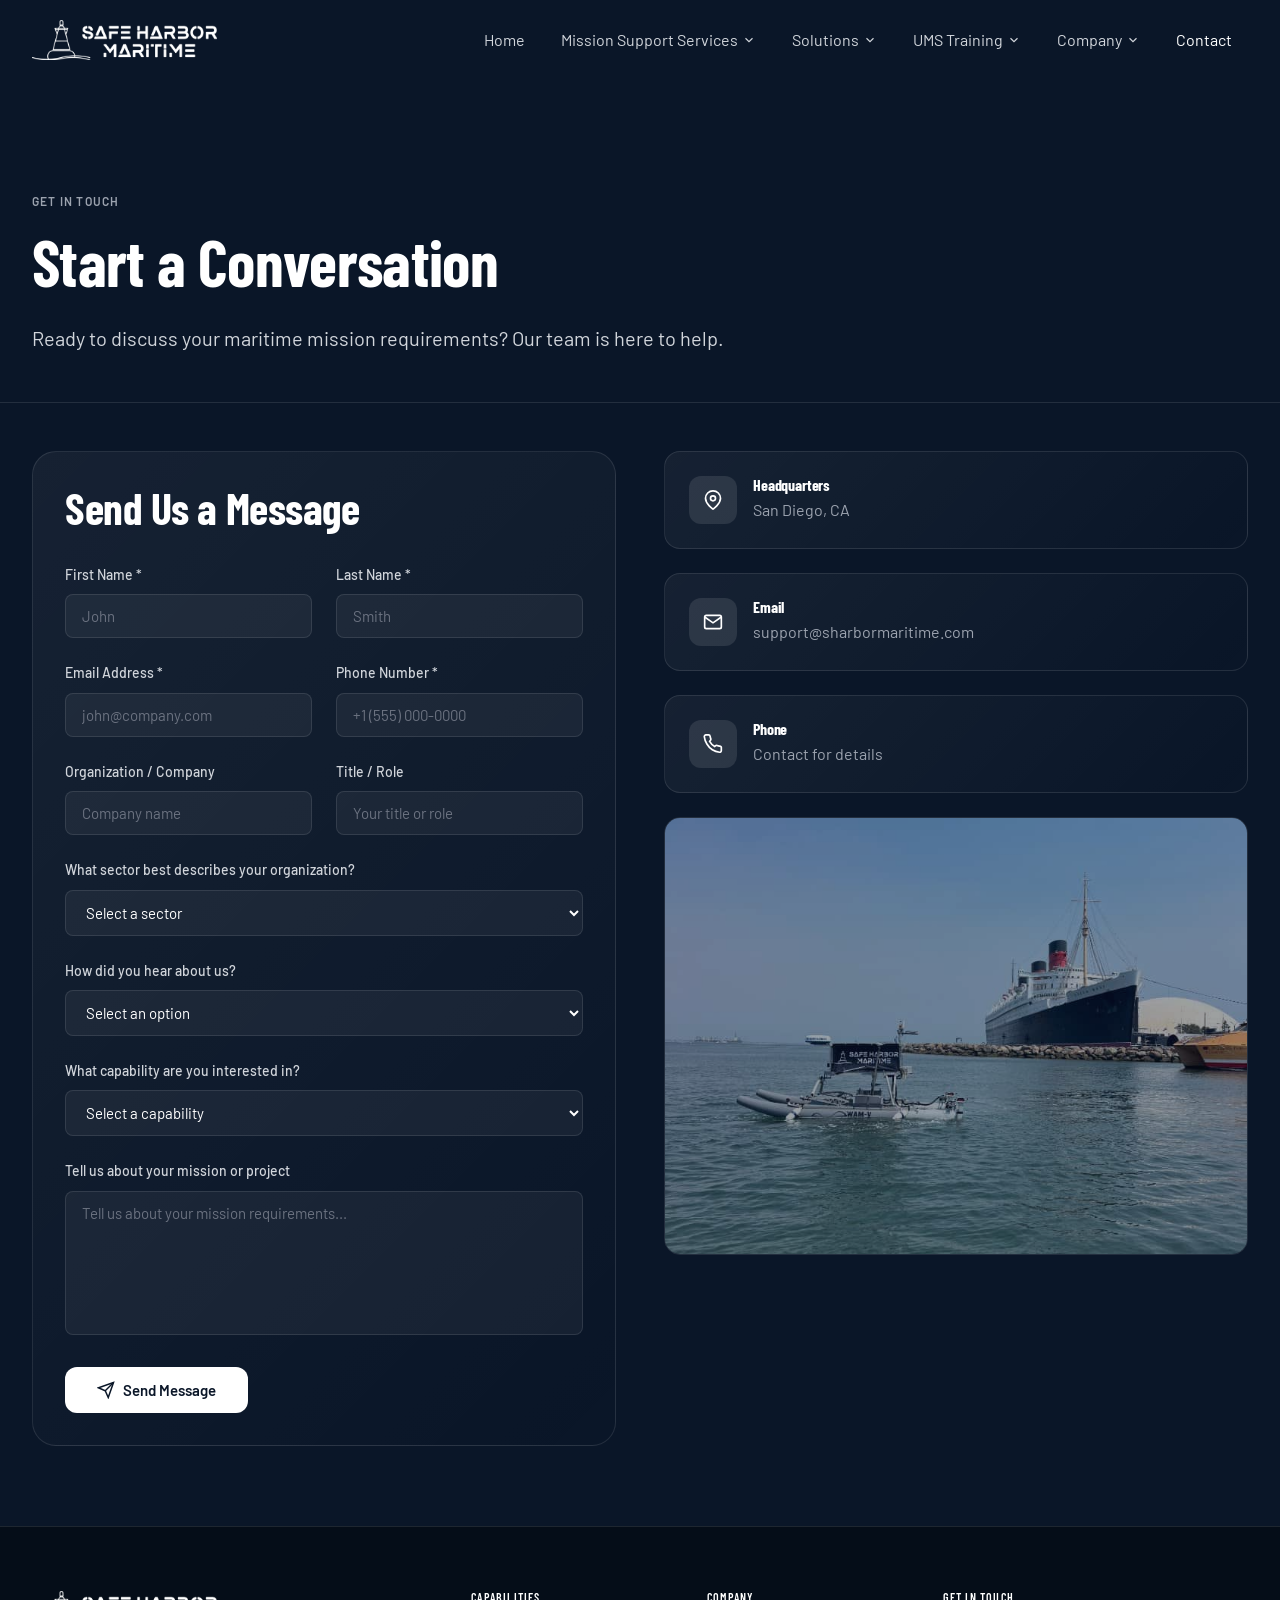
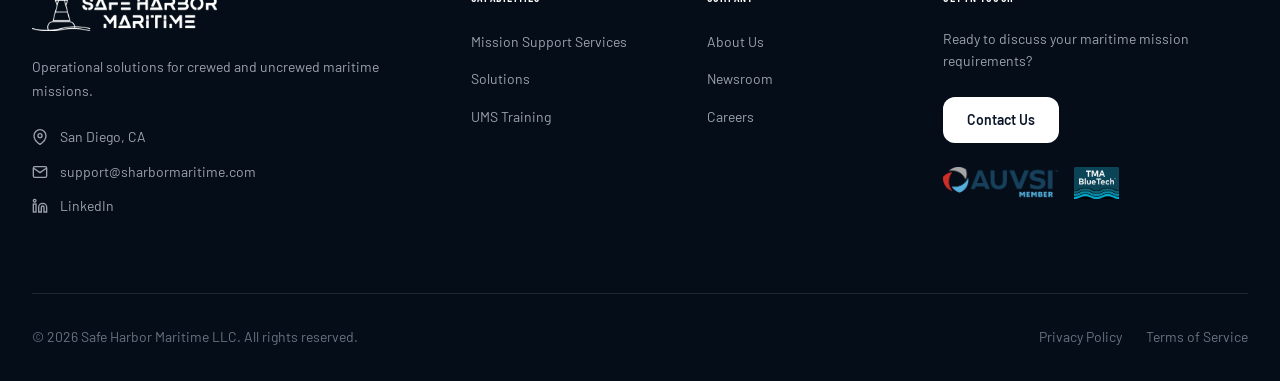
<file: contact.html>
<!DOCTYPE html>
<html lang="en">
<head>
  <meta charset="UTF-8" />
  <meta name="viewport" content="width=device-width, initial-scale=1.0" />
  <title>Contact — Safe Harbor Maritime</title>
  <meta name="description" content="Contact Safe Harbor Maritime. Headquartered in San Diego, CA. Reach out to discuss your maritime mission requirements — defense, commercial, training, or uncrewed systems." />
  <meta property="og:title" content="Contact — Safe Harbor Maritime" />
  <meta property="og:image" content="https://sharbormaritime.com/img/speedyBoat.jpg" />
  <meta property="og:type" content="website" />
  <meta property="og:url" content="https://sharbormaritime.com/contact.html" />
  <link rel="canonical" href="https://sharbormaritime.com/contact.html" />
  <link rel="stylesheet" href="css/styles.css" />
</head>
<body>

<nav class="nav" aria-label="Main navigation">
  <div class="nav__inner">
    <a href="index.html" class="nav__logo"><img src="img/SafeHarborLogo.png" alt="Safe Harbor Maritime" /></a>
    <ul class="nav__links" role="list">
      <li><a href="index.html">Home</a></li>
      <li class="nav__item"><a href="mission-support.html">Mission Support Services <svg class="nav__chevron" xmlns="http://www.w3.org/2000/svg" viewBox="0 0 24 24" fill="none" stroke="currentColor" stroke-width="2"><path d="M6 9l6 6 6-6"/></svg></a><div class="nav__dropdown"><a href="mission-support.html#agile-manning">Agile Manning</a><a href="mission-support.html#support-vessels">Support Vessels</a><a href="mission-support.html#technical-services">Technical Services</a><a href="mission-support.html#operational-logistics">Operational Logistics</a></div></li>
      <li class="nav__item"><a href="solutions.html">Solutions <svg class="nav__chevron" xmlns="http://www.w3.org/2000/svg" viewBox="0 0 24 24" fill="none" stroke="currentColor" stroke-width="2"><path d="M6 9l6 6 6-6"/></svg></a><div class="nav__dropdown"><a href="solutions.html#rapid-deploy-uxs">Rapid-Deploy Uncrewed Systems</a><a href="solutions.html#scalable-maritime-security">Scalable Maritime Security</a></div></li>
      <li class="nav__item"><a href="training.html">UMS Training <svg class="nav__chevron" xmlns="http://www.w3.org/2000/svg" viewBox="0 0 24 24" fill="none" stroke="currentColor" stroke-width="2"><path d="M6 9l6 6 6-6"/></svg></a><div class="nav__dropdown"><a href="training.html#routine-ums-operations">Routine UMS Operations</a><a href="training.html#advanced-bvlos-usv">Advanced &amp; BVLOS USV Operations</a><a href="training.html#advanced-bvlos-uuv">Advanced &amp; BVLOS UUV Operations</a></div></li>
      <li class="nav__item"><a href="about.html">Company <svg class="nav__chevron" xmlns="http://www.w3.org/2000/svg" viewBox="0 0 24 24" fill="none" stroke="currentColor" stroke-width="2"><path d="M6 9l6 6 6-6"/></svg></a><div class="nav__dropdown"><a href="about.html">About Us</a><a href="newsroom.html">Newsroom</a><a href="careers.html">Careers</a></div></li>
      <li><a href="contact.html" class="active">Contact</a></li>
    </ul>
    <button class="nav__hamburger" aria-label="Toggle menu"><span></span><span></span><span></span></button>
  </div>
  <div class="nav__mobile">
    <a href="index.html">Home</a>
    <details class="nav__mobile-group"><summary>Mission Support Services <svg style="width:1rem;height:1rem;" xmlns="http://www.w3.org/2000/svg" viewBox="0 0 24 24" fill="none" stroke="currentColor" stroke-width="2"><path d="M6 9l6 6 6-6"/></svg></summary><div class="nav__mobile-sub"><a href="mission-support.html">Mission Support Overview</a><a href="mission-support.html#agile-manning">Agile Manning</a><a href="mission-support.html#support-vessels">Support Vessels</a><a href="mission-support.html#technical-services">Technical Services</a><a href="mission-support.html#operational-logistics">Operational Logistics</a></div></details>
    <details class="nav__mobile-group"><summary>Solutions <svg style="width:1rem;height:1rem;" xmlns="http://www.w3.org/2000/svg" viewBox="0 0 24 24" fill="none" stroke="currentColor" stroke-width="2"><path d="M6 9l6 6 6-6"/></svg></summary><div class="nav__mobile-sub"><a href="solutions.html">Solutions Overview</a><a href="solutions.html#rapid-deploy-uxs">Rapid-Deploy Uncrewed Systems</a><a href="solutions.html#scalable-maritime-security">Scalable Maritime Security</a></div></details>
    <details class="nav__mobile-group"><summary>UMS Training <svg style="width:1rem;height:1rem;" xmlns="http://www.w3.org/2000/svg" viewBox="0 0 24 24" fill="none" stroke="currentColor" stroke-width="2"><path d="M6 9l6 6 6-6"/></svg></summary><div class="nav__mobile-sub"><a href="training.html">Training Overview</a><a href="training.html#routine-ums-operations">Routine UMS Operations</a><a href="training.html#advanced-bvlos-usv">Advanced &amp; BVLOS USV</a><a href="training.html#advanced-bvlos-uuv">Advanced &amp; BVLOS UUV</a></div></details>
    <details class="nav__mobile-group"><summary>Company <svg style="width:1rem;height:1rem;" xmlns="http://www.w3.org/2000/svg" viewBox="0 0 24 24" fill="none" stroke="currentColor" stroke-width="2"><path d="M6 9l6 6 6-6"/></svg></summary><div class="nav__mobile-sub"><a href="about.html">Company Overview</a><a href="about.html">About Us</a><a href="newsroom.html">Newsroom</a><a href="careers.html">Careers</a></div></details>
    <a href="contact.html">Contact</a>
  </div>
</nav>

<header class="page-hero" style="padding-bottom:3rem;">
  <div class="container" style="position:relative;z-index:1;">
    <div class="page-hero__content" style="padding-top:3rem;">
      <span class="label">Get In Touch</span>
      <h1>Start a Conversation</h1>
      <p style="margin-top:1.5rem;font-size:1.25rem;color:var(--gray-300);line-height:1.6;">Ready to discuss your maritime mission requirements? Our team is here to help.</p>
    </div>
  </div>
</header>

<section class="section border-top" style="padding-top:3rem;padding-bottom:5rem;">
  <div class="container">
    <div class="grid-2-lg" style="align-items:start;gap:3rem;">

      <!-- Contact Form -->
      <div class="contact-form fade-in" id="contact-form-wrap">
        <h2 style="margin-bottom:2rem;">Send Us a Message</h2>
        <form id="contact-form" novalidate>
          <div class="form-row">
            <div class="form-group">
              <label for="firstname">First Name <span aria-hidden="true">*</span></label>
              <input type="text" id="firstname" name="firstname" placeholder="John" required autocomplete="given-name" />
            </div>
            <div class="form-group">
              <label for="lastname">Last Name <span aria-hidden="true">*</span></label>
              <input type="text" id="lastname" name="lastname" placeholder="Smith" required autocomplete="family-name" />
            </div>
            <div class="form-group">
              <label for="email">Email Address <span aria-hidden="true">*</span></label>
              <input type="email" id="email" name="email" placeholder="john@company.com" required autocomplete="email" />
            </div>
            <div class="form-group">
              <label for="phone">Phone Number <span aria-hidden="true">*</span></label>
              <input type="tel" id="phone" name="phone" placeholder="+1 (555) 000-0000" required autocomplete="tel" />
            </div>
            <div class="form-group">
              <label for="company">Organization / Company</label>
              <input type="text" id="company" name="organization__company" placeholder="Company name" autocomplete="organization" />
            </div>
            <div class="form-group">
              <label for="jobtitle">Title / Role</label>
              <input type="text" id="jobtitle" name="jobtitle" placeholder="Your title or role" autocomplete="organization-title" />
            </div>
          </div>
          <div class="form-group" style="margin-bottom:1.5rem;">
            <label for="sector">What sector best describes your organization?</label>
            <select id="sector" name="what_sector_best_describes_your_organization">
              <option value="">Select a sector</option>
              <option value="us_navy_dod">U.S. Navy / DoD</option>
              <option value="defense_contractor">Defense Contractor</option>
              <option value="federal_agency_non_dod">Federal Agency (Non-DoD)</option>
              <option value="commercial_maritime">Commercial Maritime</option>
              <option value="research_academic">Research / Academic</option>
              <option value="other">Other</option>
            </select>
          </div>
          <div class="form-group" style="margin-bottom:1.5rem;">
            <label for="how_did_you_hear">How did you hear about us?</label>
            <select id="how_did_you_hear" name="how_did_you_hear_about_us">
              <option value="">Select an option</option>
              <option value="referral">Referral</option>
              <option value="linkedin">LinkedIn</option>
              <option value="industry_event_confrence">Industry Event / Conference</option>
              <option value="web_search">Web Search</option>
              <option value="tma_bluetech">TMA BlueTech</option>
              <option value="other">Other</option>
            </select>
          </div>
          <div class="form-group" style="margin-bottom:1.5rem;">
            <label for="capability">What capability are you interested in?</label>
            <select id="capability" name="capability_routing">
              <option value="">Select a capability</option>
              <option value="scalable_maritime_security">Scalable Maritime Security</option>
              <option value="support_services">Support Services</option>
              <option value="usv_leasing_rapid_deploy_uxs">USV Leasing / Rapid Deploy UxS</option>
              <option value="ums_training">UMS Training</option>
              <option value="other">Other</option>
            </select>
          </div>
          <div class="form-group" style="margin-bottom:2rem;">
            <label for="message">Tell us about your mission or project</label>
            <textarea id="message" name="tell_us_about_your_mission_or_project" placeholder="Tell us about your mission requirements..." rows="6"></textarea>
          </div>
          <button type="submit" class="btn btn-primary">
            <svg xmlns="http://www.w3.org/2000/svg" viewBox="0 0 24 24" fill="none" stroke="currentColor" stroke-width="2"><line x1="22" y1="2" x2="11" y2="13"/><polygon points="22 2 15 22 11 13 2 9 22 2"/></svg>
            Send Message
          </button>
        </form>

        <!-- Success state (hidden by default) -->
        <div id="contact-success" style="display:none;text-align:center;padding:3rem 2rem;">
          <div style="width:5rem;height:5rem;margin:0 auto 1.5rem;background:rgba(255,255,255,0.1);border-radius:50%;display:flex;align-items:center;justify-content:center;">
            <svg xmlns="http://www.w3.org/2000/svg" viewBox="0 0 24 24" fill="none" stroke="currentColor" stroke-width="2" style="width:2.5rem;height:2.5rem;"><path d="M22 11.08V12a10 10 0 1 1-5.93-9.14"/><polyline points="22 4 12 14.01 9 11.01"/></svg>
          </div>
          <h3 style="font-size:1.5rem;margin-bottom:1rem;">Message Sent</h3>
          <p class="text-muted">Thank you for reaching out. We'll get back to you shortly.</p>
        </div>
      </div>

      <!-- Contact Info -->
      <div class="fade-in" style="display:flex;flex-direction:column;gap:1.5rem;">
        <article class="card" style="padding:1.5rem;">
          <div style="display:flex;align-items:flex-start;gap:1rem;">
            <div class="card-icon" style="margin:0;flex-shrink:0;width:3rem;height:3rem;">
              <svg xmlns="http://www.w3.org/2000/svg" viewBox="0 0 24 24" fill="none" stroke="currentColor" stroke-width="2" style="width:1.25rem;height:1.25rem;"><path d="M21 10c0 7-9 13-9 13s-9-6-9-13a9 9 0 0 1 18 0z"/><circle cx="12" cy="10" r="3"/></svg>
            </div>
            <div>
              <h3 style="font-size:1rem;">Headquarters</h3>
              <p class="text-muted" style="margin-top:.25rem;">San Diego, CA</p>
            </div>
          </div>
        </article>
        <article class="card" style="padding:1.5rem;">
          <div style="display:flex;align-items:flex-start;gap:1rem;">
            <div class="card-icon" style="margin:0;flex-shrink:0;width:3rem;height:3rem;">
              <svg xmlns="http://www.w3.org/2000/svg" viewBox="0 0 24 24" fill="none" stroke="currentColor" stroke-width="2" style="width:1.25rem;height:1.25rem;"><path d="M4 4h16c1.1 0 2 .9 2 2v12c0 1.1-.9 2-2 2H4c-1.1 0-2-.9-2-2V6c0-1.1.9-2 2-2z"/><polyline points="22,6 12,13 2,6"/></svg>
            </div>
            <div>
              <h3 style="font-size:1rem;">Email</h3>
              <a href="mailto:support@sharbormaritime.com" class="text-muted" style="margin-top:.25rem;display:block;transition:color .2s;" onmouseover="this.style.color='#fff'" onmouseout="this.style.color=''">support@sharbormaritime.com</a>
            </div>
          </div>
        </article>
        <article class="card" style="padding:1.5rem;">
          <div style="display:flex;align-items:flex-start;gap:1rem;">
            <div class="card-icon" style="margin:0;flex-shrink:0;width:3rem;height:3rem;">
              <svg xmlns="http://www.w3.org/2000/svg" viewBox="0 0 24 24" fill="none" stroke="currentColor" stroke-width="2" style="width:1.25rem;height:1.25rem;"><path d="M22 16.92v3a2 2 0 0 1-2.18 2 19.79 19.79 0 0 1-8.63-3.07A19.5 19.5 0 0 1 4.69 12 19.79 19.79 0 0 1 1.61 3.38 2 2 0 0 1 3.58 1h3a2 2 0 0 1 2 1.72c.127.96.361 1.903.7 2.81a2 2 0 0 1-.45 2.11L7.91 8.96a16 16 0 0 0 6.13 6.13l.82-.82a2 2 0 0 1 2.11-.45c.907.339 1.85.573 2.81.7A2 2 0 0 1 22 16.92z"/></svg>
            </div>
            <div>
              <h3 style="font-size:1rem;">Phone</h3>
              <p class="text-muted" style="margin-top:.25rem;">Contact for details</p>
            </div>
          </div>
        </article>

        <div style="border-radius:1rem;overflow:hidden;border:1px solid var(--border);aspect-ratio:4/3;">
          <img src="img/bigship.jpg" alt="San Diego maritime operations" style="width:100%;height:100%;object-fit:cover;opacity:.6;" />
        </div>
      </div>
    </div>
  </div>
</section>

<footer>
  <div class="container">
    <div class="footer-grid">
      <div class="footer-brand"><img src="img/SafeHarborLogo.png" alt="Safe Harbor Maritime" /><p>Operational solutions for crewed and uncrewed maritime missions.</p><div class="footer-contact-item"><svg xmlns="http://www.w3.org/2000/svg" viewBox="0 0 24 24" fill="none" stroke="currentColor" stroke-width="2"><path d="M21 10c0 7-9 13-9 13s-9-6-9-13a9 9 0 0 1 18 0z"/><circle cx="12" cy="10" r="3"/></svg><span>San Diego, CA</span></div><div class="footer-contact-item"><svg xmlns="http://www.w3.org/2000/svg" viewBox="0 0 24 24" fill="none" stroke="currentColor" stroke-width="2"><path d="M4 4h16c1.1 0 2 .9 2 2v12c0 1.1-.9 2-2 2H4c-1.1 0-2-.9-2-2V6c0-1.1.9-2 2-2z"/><polyline points="22,6 12,13 2,6"/></svg><a href="mailto:support@sharbormaritime.com">support@sharbormaritime.com</a></div><div class="footer-contact-item"><svg xmlns="http://www.w3.org/2000/svg" viewBox="0 0 24 24" fill="none" stroke="currentColor" stroke-width="2"><path d="M16 8a6 6 0 0 1 6 6v7h-4v-7a2 2 0 0 0-2-2 2 2 0 0 0-2 2v7h-4v-7a6 6 0 0 1 6-6z"/><rect x="2" y="9" width="4" height="12"/><circle cx="4" cy="4" r="2"/></svg><a href="https://www.linkedin.com/company/safeharbormaritime" target="_blank" rel="noopener noreferrer">LinkedIn</a></div></div>
      <nav class="footer-links"><h4>Capabilities</h4><ul><li><a href="mission-support.html">Mission Support Services</a></li><li><a href="solutions.html">Solutions</a></li><li><a href="training.html">UMS Training</a></li></ul></nav>
      <nav class="footer-links"><h4>Company</h4><ul><li><a href="about.html">About Us</a></li><li><a href="newsroom.html">Newsroom</a></li><li><a href="careers.html">Careers</a></li></ul></nav>
      <div class="footer-cta"><h4>Get In Touch</h4><p>Ready to discuss your maritime mission requirements?</p><a href="contact.html" class="btn btn-primary" style="font-size:.875rem;padding:.75rem 1.5rem;">Contact Us</a><div class="footer-logos"><img src="img/auvsi.png" alt="AUVSI Member" /><img src="img/tma.png" alt="TMA BlueTech" /></div></div>
    </div>
    <div class="footer-bottom"><p>&copy; <span id="year"></span> Safe Harbor Maritime LLC. All rights reserved.</p><div class="footer-bottom-links"><a href="#">Privacy Policy</a><a href="#">Terms of Service</a></div></div>
  </div>
</footer>

<script src="js/shared.js"></script>
<script>
  document.getElementById('year').textContent = new Date().getFullYear();

  document.getElementById('contact-form').addEventListener('submit', async function(e) {
    e.preventDefault();
    const form = e.target;
    const btn = form.querySelector('button[type="submit"]');
    btn.textContent = 'Sending...';
    btn.disabled = true;

    try {
      const res = await fetch('https://api.hsforms.com/submissions/v3/integration/submit/245110435/7bef2278-a93d-442e-b70f-0fae2132ca1d', {
        method: 'POST',
        headers: { 'Content-Type': 'application/json' },
        body: JSON.stringify({
          fields: [
            { name: 'firstname',                                    value: form.querySelector('[name="firstname"]').value },
            { name: 'lastname',                                     value: form.querySelector('[name="lastname"]').value },
            { name: 'email',                                        value: form.querySelector('[name="email"]').value },
            { name: 'phone',                                        value: form.querySelector('[name="phone"]').value },
            { name: 'organization__company',                                         value: form.querySelector('[name="organization__company"]').value },
            { name: 'jobtitle',                                     value: form.querySelector('[name="jobtitle"]').value },
            { name: 'what_sector_best_describes_your_organization', value: form.querySelector('[name="what_sector_best_describes_your_organization"]').value },
            { name: 'how_did_you_hear_about_us',                   value: form.querySelector('[name="how_did_you_hear_about_us"]').value },
            { name: 'capability_routing',                           value: form.querySelector('[name="capability_routing"]').value },
            { name: 'tell_us_about_your_mission_or_project',       value: form.querySelector('[name="tell_us_about_your_mission_or_project"]').value }
          ]
        })
      });

      if (res.ok) {
        form.style.display = 'none';
        document.getElementById('contact-success').style.display = 'block';
      } else {
        const err = await res.json();
        console.error('HubSpot error:', err);
        btn.textContent = 'Send Message';
        btn.disabled = false;
        alert('Something went wrong. Please try again.');
      }
    } catch (err) {
      console.error(err);
      btn.textContent = 'Send Message';
      btn.disabled = false;
      alert('Something went wrong. Please try again.');
    }
  });
</script>
</body>
</html>
</file>
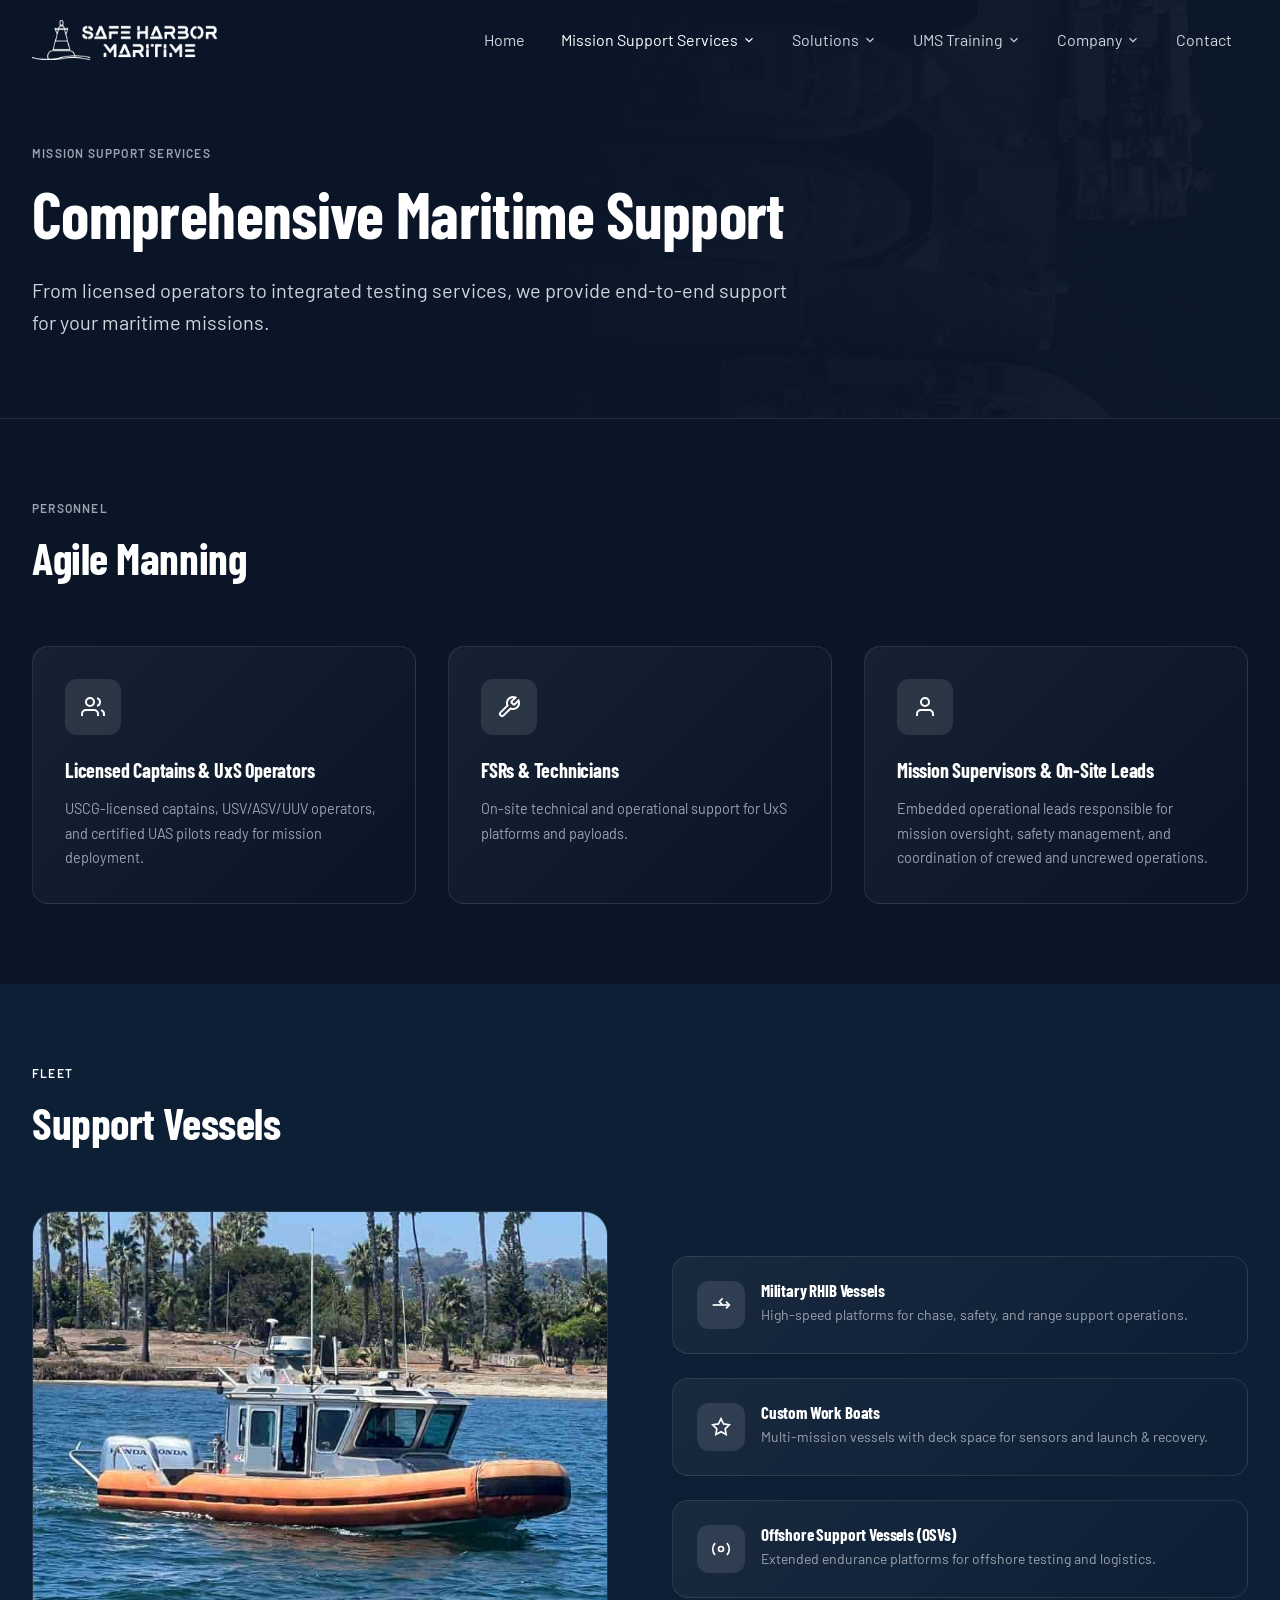
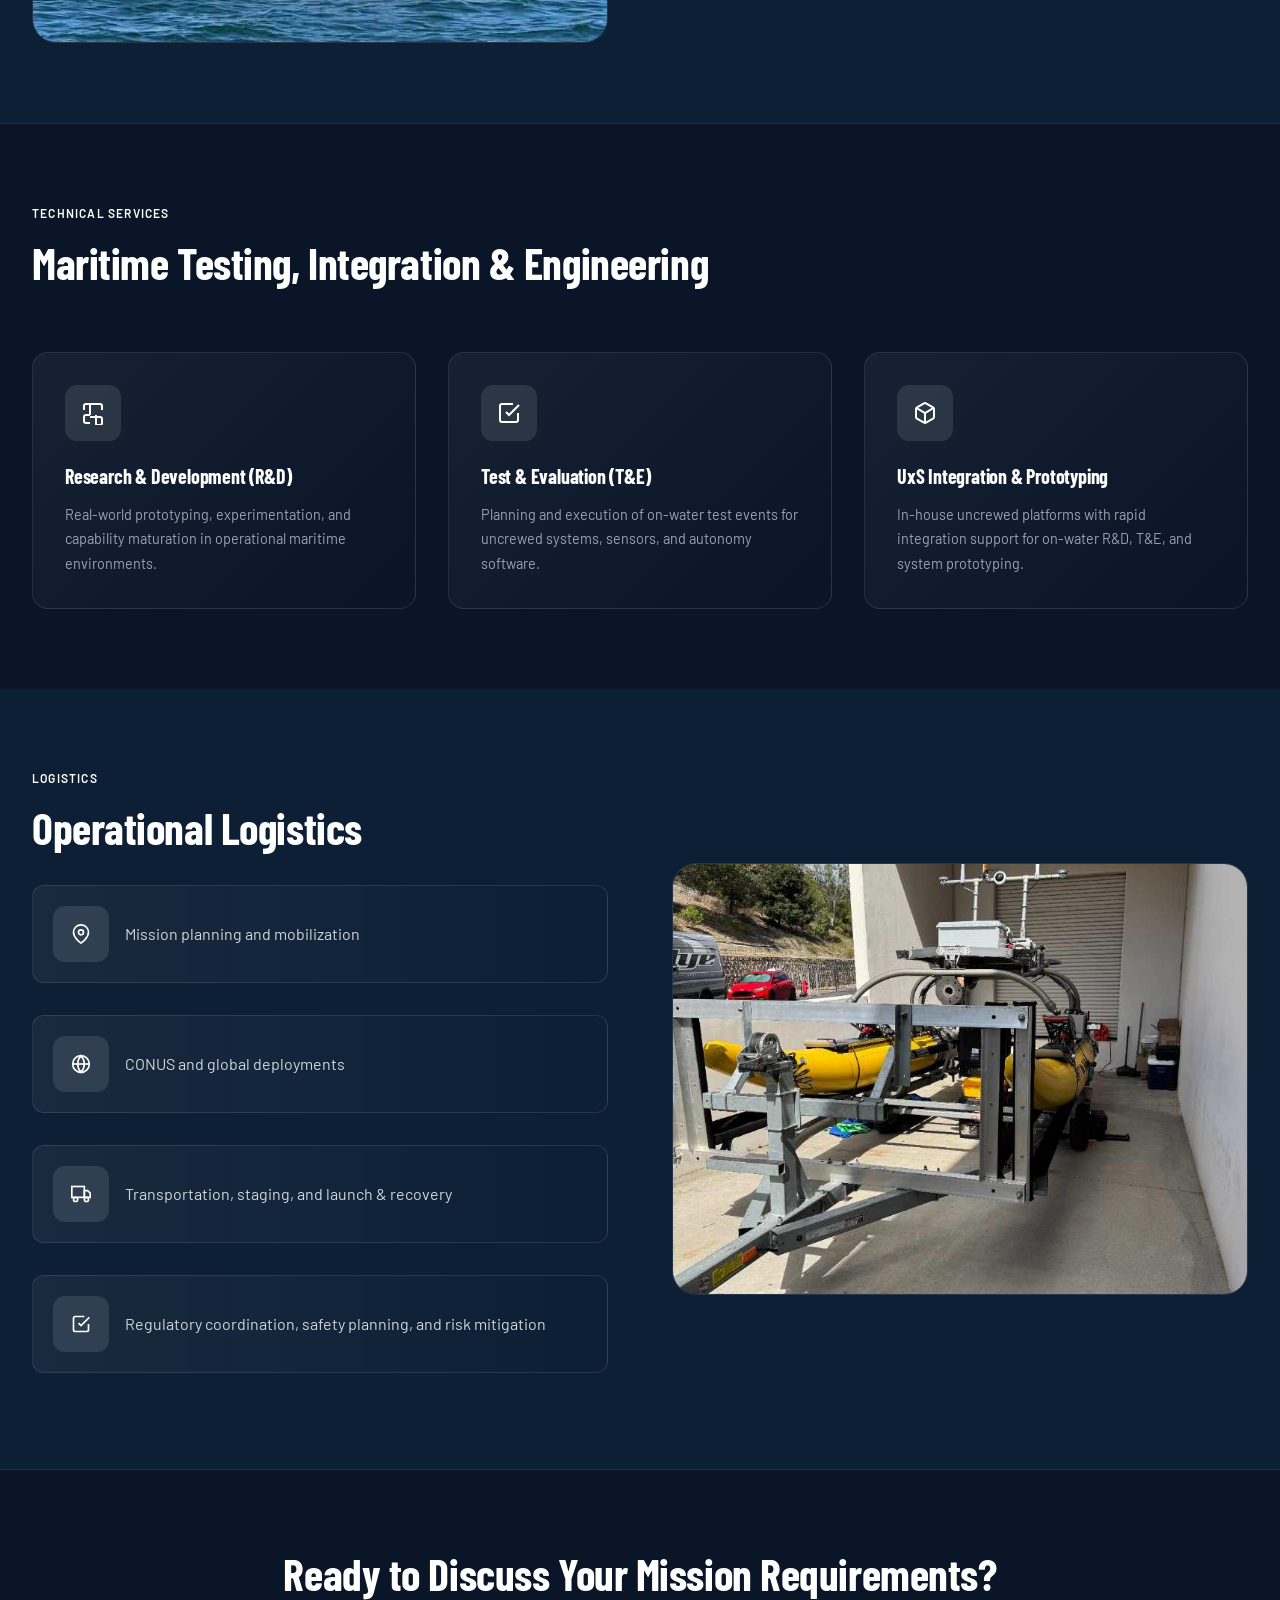
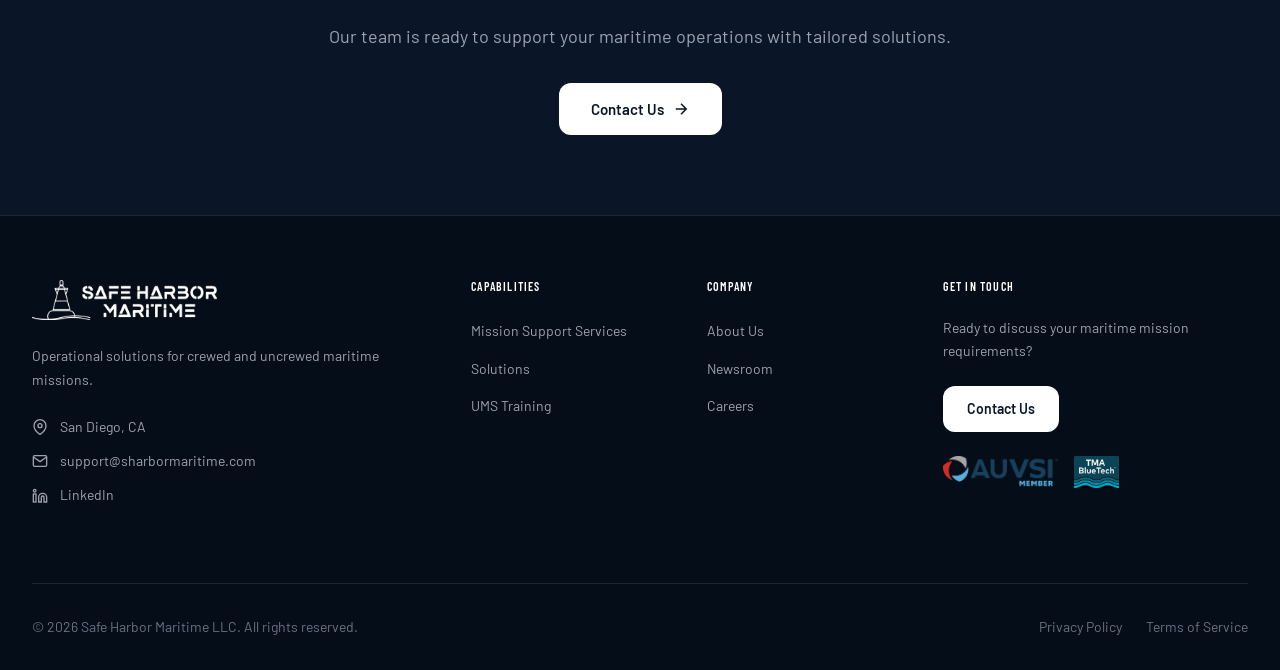
<file: mission-support.html>
<!DOCTYPE html>
<html lang="en">
<head>
  <meta charset="UTF-8" />
  <meta name="viewport" content="width=device-width, initial-scale=1.0" />
  <title>Mission Support Services — Safe Harbor Maritime</title>
  <meta name="description" content="Comprehensive maritime support: agile manning with licensed captains and UxS operators, support vessels, maritime testing and integration, and operational logistics for CONUS and global deployments." />
  <meta property="og:title" content="Mission Support Services — Safe Harbor Maritime" />
  <meta property="og:image" content="https://sharbormaritime.com/img/speedyBoat.jpg" />
  <meta property="og:type" content="website" />
  <meta property="og:url" content="https://sharbormaritime.com/mission-support.html" />
  <link rel="canonical" href="https://sharbormaritime.com/mission-support.html" />
  <link rel="stylesheet" href="css/styles.css" />
</head>
<body>

<nav class="nav" aria-label="Main navigation">
  <div class="nav__inner">
    <a href="index.html" class="nav__logo"><img src="img/SafeHarborLogo.png" alt="Safe Harbor Maritime" /></a>
    <ul class="nav__links" role="list">
      <li><a href="index.html">Home</a></li>
      <li class="nav__item"><a href="mission-support.html" class="active">Mission Support Services <svg class="nav__chevron" xmlns="http://www.w3.org/2000/svg" viewBox="0 0 24 24" fill="none" stroke="currentColor" stroke-width="2"><path d="M6 9l6 6 6-6"/></svg></a><div class="nav__dropdown"><a href="#agile-manning">Agile Manning</a><a href="#support-vessels">Support Vessels</a><a href="#technical-services">Technical Services</a><a href="#operational-logistics">Operational Logistics</a></div></li>
      <li class="nav__item"><a href="solutions.html">Solutions <svg class="nav__chevron" xmlns="http://www.w3.org/2000/svg" viewBox="0 0 24 24" fill="none" stroke="currentColor" stroke-width="2"><path d="M6 9l6 6 6-6"/></svg></a><div class="nav__dropdown"><a href="solutions.html#rapid-deploy-uxs">Rapid-Deploy Uncrewed Systems</a><a href="solutions.html#scalable-maritime-security">Scalable Maritime Security</a></div></li>
      <li class="nav__item"><a href="training.html">UMS Training <svg class="nav__chevron" xmlns="http://www.w3.org/2000/svg" viewBox="0 0 24 24" fill="none" stroke="currentColor" stroke-width="2"><path d="M6 9l6 6 6-6"/></svg></a><div class="nav__dropdown"><a href="training.html#routine-ums-operations">Routine UMS Operations</a><a href="training.html#advanced-bvlos-usv">Advanced &amp; BVLOS USV Operations</a><a href="training.html#advanced-bvlos-uuv">Advanced &amp; BVLOS UUV Operations</a></div></li>
      <li class="nav__item"><a href="about.html">Company <svg class="nav__chevron" xmlns="http://www.w3.org/2000/svg" viewBox="0 0 24 24" fill="none" stroke="currentColor" stroke-width="2"><path d="M6 9l6 6 6-6"/></svg></a><div class="nav__dropdown"><a href="about.html">About Us</a><a href="newsroom.html">Newsroom</a><a href="careers.html">Careers</a></div></li>
      <li><a href="contact.html">Contact</a></li>
    </ul>
    <button class="nav__hamburger" aria-label="Toggle menu"><span></span><span></span><span></span></button>
  </div>
  <div class="nav__mobile">
    <a href="index.html">Home</a>
    <details class="nav__mobile-group"><summary>Mission Support Services <svg style="width:1rem;height:1rem;" xmlns="http://www.w3.org/2000/svg" viewBox="0 0 24 24" fill="none" stroke="currentColor" stroke-width="2"><path d="M6 9l6 6 6-6"/></svg></summary><div class="nav__mobile-sub"><a href="mission-support.html">Mission Support Overview</a><a href="mission-support.html#agile-manning">Agile Manning</a><a href="mission-support.html#support-vessels">Support Vessels</a><a href="mission-support.html#technical-services">Technical Services</a><a href="mission-support.html#operational-logistics">Operational Logistics</a></div></details>
    <details class="nav__mobile-group"><summary>Solutions <svg style="width:1rem;height:1rem;" xmlns="http://www.w3.org/2000/svg" viewBox="0 0 24 24" fill="none" stroke="currentColor" stroke-width="2"><path d="M6 9l6 6 6-6"/></svg></summary><div class="nav__mobile-sub"><a href="solutions.html">Solutions Overview</a><a href="solutions.html#rapid-deploy-uxs">Rapid-Deploy Uncrewed Systems</a><a href="solutions.html#scalable-maritime-security">Scalable Maritime Security</a></div></details>
    <details class="nav__mobile-group"><summary>UMS Training <svg style="width:1rem;height:1rem;" xmlns="http://www.w3.org/2000/svg" viewBox="0 0 24 24" fill="none" stroke="currentColor" stroke-width="2"><path d="M6 9l6 6 6-6"/></svg></summary><div class="nav__mobile-sub"><a href="training.html">Training Overview</a><a href="training.html#routine-ums-operations">Routine UMS Operations</a><a href="training.html#advanced-bvlos-usv">Advanced &amp; BVLOS USV</a><a href="training.html#advanced-bvlos-uuv">Advanced &amp; BVLOS UUV</a></div></details>
    <details class="nav__mobile-group"><summary>Company <svg style="width:1rem;height:1rem;" xmlns="http://www.w3.org/2000/svg" viewBox="0 0 24 24" fill="none" stroke="currentColor" stroke-width="2"><path d="M6 9l6 6 6-6"/></svg></summary><div class="nav__mobile-sub"><a href="about.html">Company Overview</a><a href="about.html">About Us</a><a href="newsroom.html">Newsroom</a><a href="careers.html">Careers</a></div></details>
    <a href="contact.html">Contact</a>
  </div>
</nav>

<header class="page-hero">
  <div class="page-hero__bg"><img src="img/DockedBoats.jpg" alt="" aria-hidden="true" /></div>
  <div class="page-hero__overlay"></div>
  <div class="container">
    <div class="page-hero__content">
      <span class="label">Mission Support Services</span>
      <h1>Comprehensive Maritime Support</h1>
      <p style="margin-top:1.5rem;font-size:1.25rem;color:var(--gray-300);line-height:1.6;">From licensed operators to integrated testing services, we provide end-to-end support for your maritime missions.</p>
    </div>
  </div>
</header>

<!-- AGILE MANNING -->
<section id="agile-manning" class="section border-top">
  <div class="container">
    <div class="fade-in" style="margin-bottom:4rem;">
      <span class="label">Personnel</span>
      <h2>Agile Manning</h2>
    </div>
    <div class="grid-3">
      <article class="card fade-in" style="padding:2rem;">
        <div class="card-icon">
          <svg xmlns="http://www.w3.org/2000/svg" viewBox="0 0 24 24" fill="none" stroke="currentColor" stroke-width="2"><path d="M17 21v-2a4 4 0 0 0-4-4H5a4 4 0 0 0-4 4v2"/><circle cx="9" cy="7" r="4"/><path d="M23 21v-2a4 4 0 0 0-3-3.87"/><path d="M16 3.13a4 4 0 0 1 0 7.75"/></svg>
        </div>
        <h3>Licensed Captains &amp; UxS Operators</h3>
        <p class="text-muted" style="margin-top:1rem;font-size:.9rem;line-height:1.7;">USCG-licensed captains, USV/ASV/UUV operators, and certified UAS pilots ready for mission deployment.</p>
      </article>
      <article class="card fade-in" style="padding:2rem;">
        <div class="card-icon">
          <svg xmlns="http://www.w3.org/2000/svg" viewBox="0 0 24 24" fill="none" stroke="currentColor" stroke-width="2"><path d="M14.7 6.3a1 1 0 0 0 0 1.4l1.6 1.6a1 1 0 0 0 1.4 0l3.77-3.77a6 6 0 0 1-7.94 7.94l-6.91 6.91a2.12 2.12 0 0 1-3-3l6.91-6.91a6 6 0 0 1 7.94-7.94l-3.76 3.76z"/></svg>
        </div>
        <h3>FSRs &amp; Technicians</h3>
        <p class="text-muted" style="margin-top:1rem;font-size:.9rem;line-height:1.7;">On-site technical and operational support for UxS platforms and payloads.</p>
      </article>
      <article class="card fade-in" style="padding:2rem;">
        <div class="card-icon">
          <svg xmlns="http://www.w3.org/2000/svg" viewBox="0 0 24 24" fill="none" stroke="currentColor" stroke-width="2"><path d="M20 21v-2a4 4 0 0 0-4-4H8a4 4 0 0 0-4 4v2"/><circle cx="12" cy="7" r="4"/></svg>
        </div>
        <h3>Mission Supervisors &amp; On-Site Leads</h3>
        <p class="text-muted" style="margin-top:1rem;font-size:.9rem;line-height:1.7;">Embedded operational leads responsible for mission oversight, safety management, and coordination of crewed and uncrewed operations.</p>
      </article>
    </div>
  </div>
</section>

<!-- SUPPORT VESSELS -->
<section id="support-vessels" class="section section--alt">
  <div class="container">
    <div class="fade-in" style="margin-bottom:4rem;">
      <span class="label label--light">Fleet</span>
      <h2>Support Vessels</h2>
    </div>
    <div class="grid-2-lg">
      <div class="fade-in">
        <div class="vision-img">
          <img src="img/singleBoat.jpg" alt="Safe Harbor Maritime support vessel" />
        </div>
      </div>
      <div style="display:flex;flex-direction:column;gap:1.5rem;" class="fade-in">
        <article class="card" style="padding:1.5rem;">
          <div style="display:flex;align-items:flex-start;gap:1rem;">
            <div class="card-icon" style="margin:0;flex-shrink:0;width:3rem;height:3rem;">
              <svg xmlns="http://www.w3.org/2000/svg" viewBox="0 0 24 24" fill="none" stroke="currentColor" stroke-width="2" style="width:1.25rem;height:1.25rem;"><path d="M18 8l4 4-4 4"/><path d="M2 12h20"/><path d="M14 4l-4 4 4 4"/></svg>
            </div>
            <div>
              <h3 style="font-size:1.0625rem;">Military RHIB Vessels</h3>
              <p class="text-muted" style="margin-top:.25rem;font-size:.875rem;line-height:1.6;">High-speed platforms for chase, safety, and range support operations.</p>
            </div>
          </div>
        </article>
        <article class="card" style="padding:1.5rem;">
          <div style="display:flex;align-items:flex-start;gap:1rem;">
            <div class="card-icon" style="margin:0;flex-shrink:0;width:3rem;height:3rem;">
              <svg xmlns="http://www.w3.org/2000/svg" viewBox="0 0 24 24" fill="none" stroke="currentColor" stroke-width="2" style="width:1.25rem;height:1.25rem;"><path d="M12 2l3.09 6.26L22 9.27l-5 4.87 1.18 6.88L12 17.77l-6.18 3.25L7 14.14 2 9.27l6.91-1.01L12 2z"/></svg>
            </div>
            <div>
              <h3 style="font-size:1.0625rem;">Custom Work Boats</h3>
              <p class="text-muted" style="margin-top:.25rem;font-size:.875rem;line-height:1.6;">Multi-mission vessels with deck space for sensors and launch &amp; recovery.</p>
            </div>
          </div>
        </article>
        <article class="card" style="padding:1.5rem;">
          <div style="display:flex;align-items:flex-start;gap:1rem;">
            <div class="card-icon" style="margin:0;flex-shrink:0;width:3rem;height:3rem;">
              <svg xmlns="http://www.w3.org/2000/svg" viewBox="0 0 24 24" fill="none" stroke="currentColor" stroke-width="2" style="width:1.25rem;height:1.25rem;"><circle cx="12" cy="12" r="3"/><path d="M19.07 4.93a10 10 0 0 1 0 14.14"/><path d="M4.93 4.93a10 10 0 0 0 0 14.14"/></svg>
            </div>
            <div>
              <h3 style="font-size:1.0625rem;">Offshore Support Vessels (OSVs)</h3>
              <p class="text-muted" style="margin-top:.25rem;font-size:.875rem;line-height:1.6;">Extended endurance platforms for offshore testing and logistics.</p>
            </div>
          </div>
        </article>
      </div>
    </div>
  </div>
</section>

<!-- TECHNICAL SERVICES -->
<section id="technical-services" class="section border-top">
  <div class="container">
    <div class="fade-in" style="margin-bottom:4rem;">
      <span class="label label--light">Technical Services</span>
      <h2>Maritime Testing, Integration &amp; Engineering</h2>
    </div>
    <div class="grid-3">
      <article class="card fade-in" style="padding:2rem;">
        <div class="card-icon">
          <svg xmlns="http://www.w3.org/2000/svg" viewBox="0 0 24 24" fill="none" stroke="currentColor" stroke-width="2"><path d="M9 3H5a2 2 0 0 0-2 2v4m6-6h10a2 2 0 0 1 2 2v4M9 3v11m0 0H5a2 2 0 0 0-2 2v4a2 2 0 0 0 2 2h4m0-6h10a2 2 0 0 1 2 2v4a2 2 0 0 1-2 2h-4m0 0V14"/></svg>
        </div>
        <h3>Research &amp; Development (R&amp;D)</h3>
        <p class="text-muted" style="margin-top:1rem;font-size:.9rem;line-height:1.7;">Real-world prototyping, experimentation, and capability maturation in operational maritime environments.</p>
      </article>
      <article class="card fade-in" style="padding:2rem;">
        <div class="card-icon">
          <svg xmlns="http://www.w3.org/2000/svg" viewBox="0 0 24 24" fill="none" stroke="currentColor" stroke-width="2"><path d="M9 11l3 3L22 4"/><path d="M21 12v7a2 2 0 0 1-2 2H5a2 2 0 0 1-2-2V5a2 2 0 0 1 2-2h11"/></svg>
        </div>
        <h3>Test &amp; Evaluation (T&amp;E)</h3>
        <p class="text-muted" style="margin-top:1rem;font-size:.9rem;line-height:1.7;">Planning and execution of on-water test events for uncrewed systems, sensors, and autonomy software.</p>
      </article>
      <article class="card fade-in" style="padding:2rem;">
        <div class="card-icon">
          <svg xmlns="http://www.w3.org/2000/svg" viewBox="0 0 24 24" fill="none" stroke="currentColor" stroke-width="2"><path d="M21 16V8a2 2 0 0 0-1-1.73l-7-4a2 2 0 0 0-2 0l-7 4A2 2 0 0 0 3 8v8a2 2 0 0 0 1 1.73l7 4a2 2 0 0 0 2 0l7-4A2 2 0 0 0 21 16z"/><polyline points="3.27 6.96 12 12.01 20.73 6.96"/><line x1="12" y1="22.08" x2="12" y2="12"/></svg>
        </div>
        <h3>UxS Integration &amp; Prototyping</h3>
        <p class="text-muted" style="margin-top:1rem;font-size:.9rem;line-height:1.7;">In-house uncrewed platforms with rapid integration support for on-water R&amp;D, T&amp;E, and system prototyping.</p>
      </article>
    </div>
  </div>
</section>

<!-- OPERATIONAL LOGISTICS -->
<section id="operational-logistics" class="section section--alt">
  <div class="container">
    <div class="grid-2-lg">
      <div class="fade-in">
        <span class="label label--light">Logistics</span>
        <h2>Operational Logistics</h2>
        <div style="display:flex;flex-direction:column;gap:1rem;margin-top:2rem;">
          <div class="career-item">
            <div class="card-icon"><svg xmlns="http://www.w3.org/2000/svg" viewBox="0 0 24 24" fill="none" stroke="currentColor" stroke-width="2" style="width:1.25rem;height:1.25rem;"><path d="M21 10c0 7-9 13-9 13s-9-6-9-13a9 9 0 0 1 18 0z"/><circle cx="12" cy="10" r="3"/></svg></div>
            <span>Mission planning and mobilization</span>
          </div>
          <div class="career-item">
            <div class="card-icon"><svg xmlns="http://www.w3.org/2000/svg" viewBox="0 0 24 24" fill="none" stroke="currentColor" stroke-width="2" style="width:1.25rem;height:1.25rem;"><circle cx="12" cy="12" r="10"/><line x1="2" y1="12" x2="22" y2="12"/><path d="M12 2a15.3 15.3 0 0 1 4 10 15.3 15.3 0 0 1-4 10 15.3 15.3 0 0 1-4-10 15.3 15.3 0 0 1 4-10z"/></svg></div>
            <span>CONUS and global deployments</span>
          </div>
          <div class="career-item">
            <div class="card-icon"><svg xmlns="http://www.w3.org/2000/svg" viewBox="0 0 24 24" fill="none" stroke="currentColor" stroke-width="2" style="width:1.25rem;height:1.25rem;"><rect x="1" y="3" width="15" height="13"/><polygon points="16 8 20 8 23 11 23 16 16 16 16 8"/><circle cx="5.5" cy="18.5" r="2.5"/><circle cx="18.5" cy="18.5" r="2.5"/></svg></div>
            <span>Transportation, staging, and launch &amp; recovery</span>
          </div>
          <div class="career-item">
            <div class="card-icon"><svg xmlns="http://www.w3.org/2000/svg" viewBox="0 0 24 24" fill="none" stroke="currentColor" stroke-width="2" style="width:1.25rem;height:1.25rem;"><path d="M9 11l3 3L22 4"/><path d="M21 12v7a2 2 0 0 1-2 2H5a2 2 0 0 1-2-2V5a2 2 0 0 1 2-2h11"/></svg></div>
            <span>Regulatory coordination, safety planning, and risk mitigation</span>
          </div>
        </div>
      </div>
      <div class="vision-img fade-in">
        <img src="img/unmannedVessle.jpg" alt="Operational logistics support" />
      </div>
    </div>
  </div>
</section>

<!-- CTA -->
<section class="cta-section">
  <div class="container">
    <h2>Ready to Discuss Your Mission Requirements?</h2>
    <p>Our team is ready to support your maritime operations with tailored solutions.</p>
    <a href="contact.html" class="btn btn-primary">Contact Us <svg xmlns="http://www.w3.org/2000/svg" viewBox="0 0 24 24" fill="none" stroke="currentColor" stroke-width="2"><path d="M5 12h14M12 5l7 7-7 7"/></svg></a>
  </div>
</section>

<footer>
  <div class="container">
    <div class="footer-grid">
      <div class="footer-brand"><img src="img/SafeHarborLogo.png" alt="Safe Harbor Maritime" /><p>Operational solutions for crewed and uncrewed maritime missions.</p><div class="footer-contact-item"><svg xmlns="http://www.w3.org/2000/svg" viewBox="0 0 24 24" fill="none" stroke="currentColor" stroke-width="2"><path d="M21 10c0 7-9 13-9 13s-9-6-9-13a9 9 0 0 1 18 0z"/><circle cx="12" cy="10" r="3"/></svg><span>San Diego, CA</span></div><div class="footer-contact-item"><svg xmlns="http://www.w3.org/2000/svg" viewBox="0 0 24 24" fill="none" stroke="currentColor" stroke-width="2"><path d="M4 4h16c1.1 0 2 .9 2 2v12c0 1.1-.9 2-2 2H4c-1.1 0-2-.9-2-2V6c0-1.1.9-2 2-2z"/><polyline points="22,6 12,13 2,6"/></svg><a href="mailto:support@sharbormaritime.com">support@sharbormaritime.com</a></div><div class="footer-contact-item"><svg xmlns="http://www.w3.org/2000/svg" viewBox="0 0 24 24" fill="none" stroke="currentColor" stroke-width="2"><path d="M16 8a6 6 0 0 1 6 6v7h-4v-7a2 2 0 0 0-2-2 2 2 0 0 0-2 2v7h-4v-7a6 6 0 0 1 6-6z"/><rect x="2" y="9" width="4" height="12"/><circle cx="4" cy="4" r="2"/></svg><a href="https://www.linkedin.com/company/safeharbormaritime" target="_blank" rel="noopener noreferrer">LinkedIn</a></div></div>
      <nav class="footer-links"><h4>Capabilities</h4><ul><li><a href="mission-support.html">Mission Support Services</a></li><li><a href="solutions.html">Solutions</a></li><li><a href="training.html">UMS Training</a></li></ul></nav>
      <nav class="footer-links"><h4>Company</h4><ul><li><a href="about.html">About Us</a></li><li><a href="newsroom.html">Newsroom</a></li><li><a href="careers.html">Careers</a></li></ul></nav>
      <div class="footer-cta"><h4>Get In Touch</h4><p>Ready to discuss your maritime mission requirements?</p><a href="contact.html" class="btn btn-primary" style="font-size:.875rem;padding:.75rem 1.5rem;">Contact Us</a><div class="footer-logos"><img src="img/auvsi.png" alt="AUVSI Member" /><img src="img/tma.png" alt="TMA BlueTech" /></div></div>
    </div>
    <div class="footer-bottom"><p>&copy; <span id="year"></span> Safe Harbor Maritime LLC. All rights reserved.</p><div class="footer-bottom-links"><a href="#">Privacy Policy</a><a href="#">Terms of Service</a></div></div>
  </div>
</footer>
<script src="js/shared.js"></script>
<script>document.getElementById('year').textContent = new Date().getFullYear();</script>
</body>
</html>
</file>
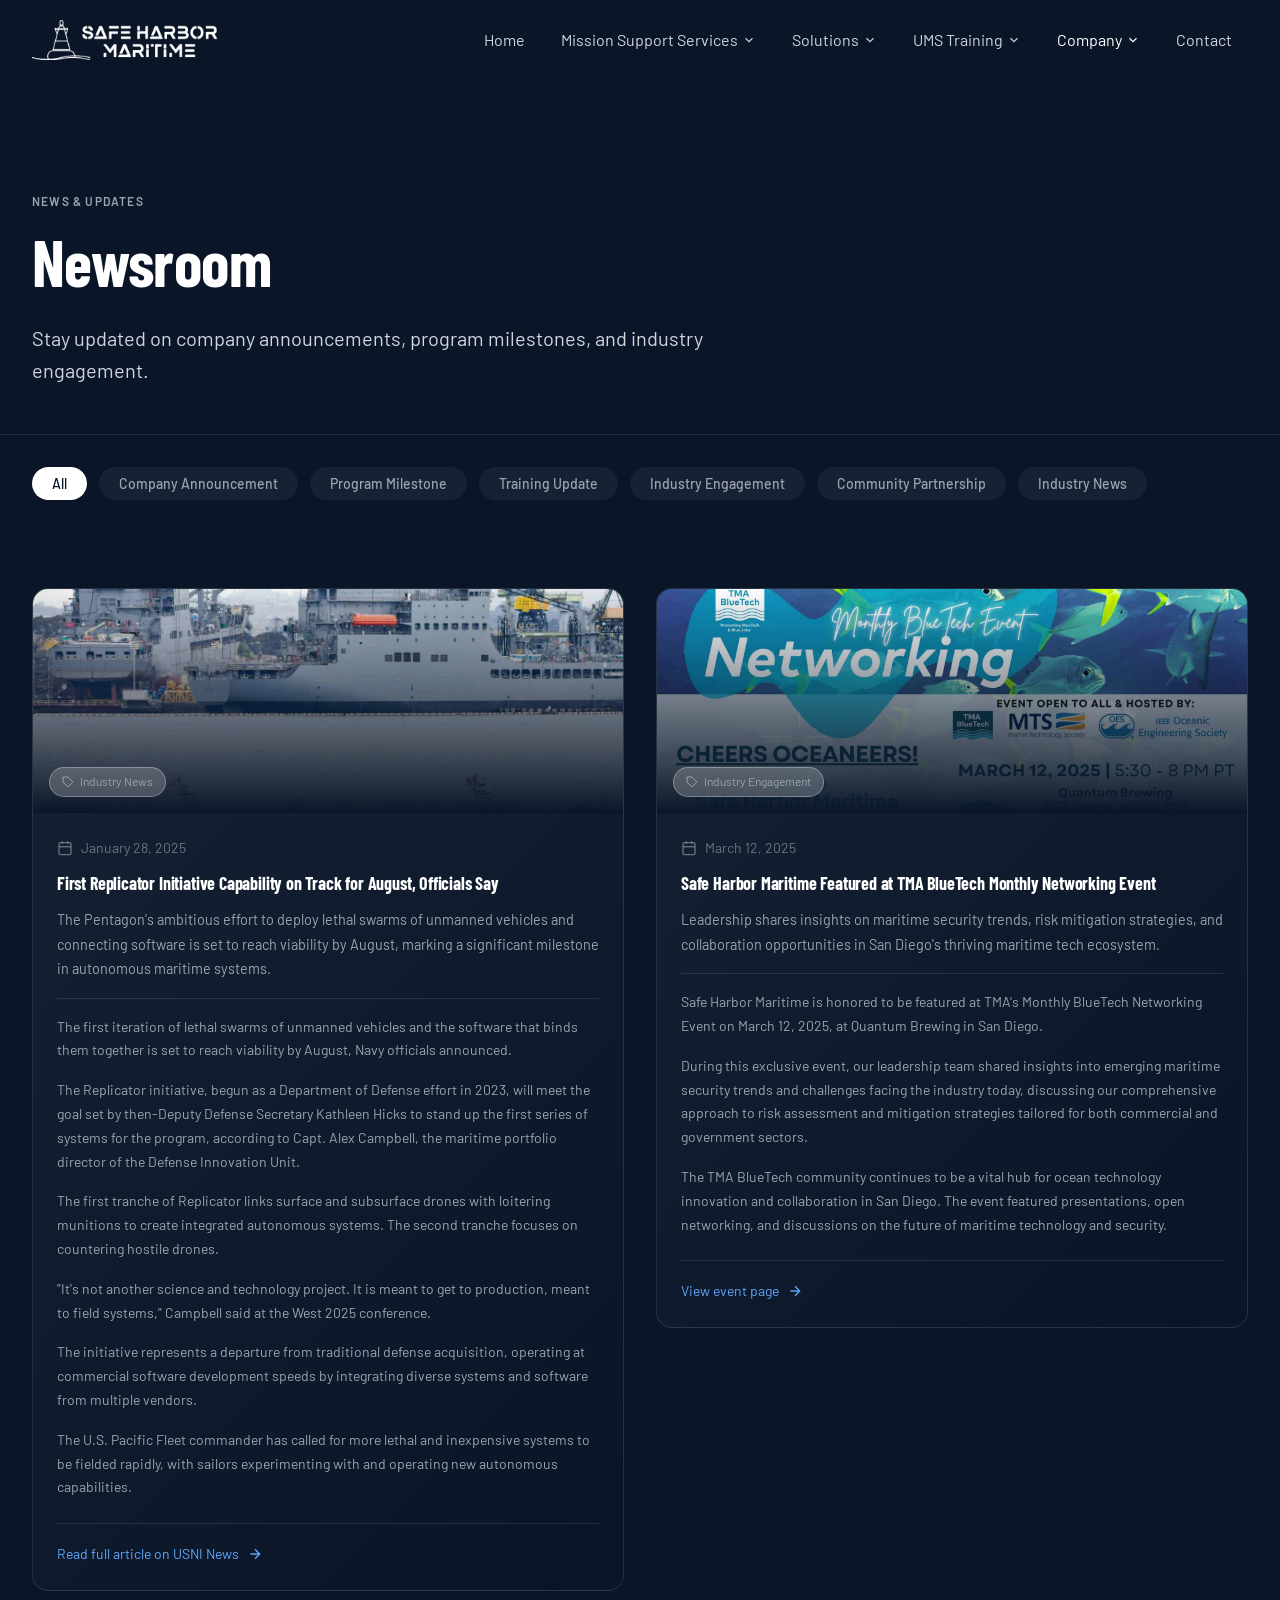
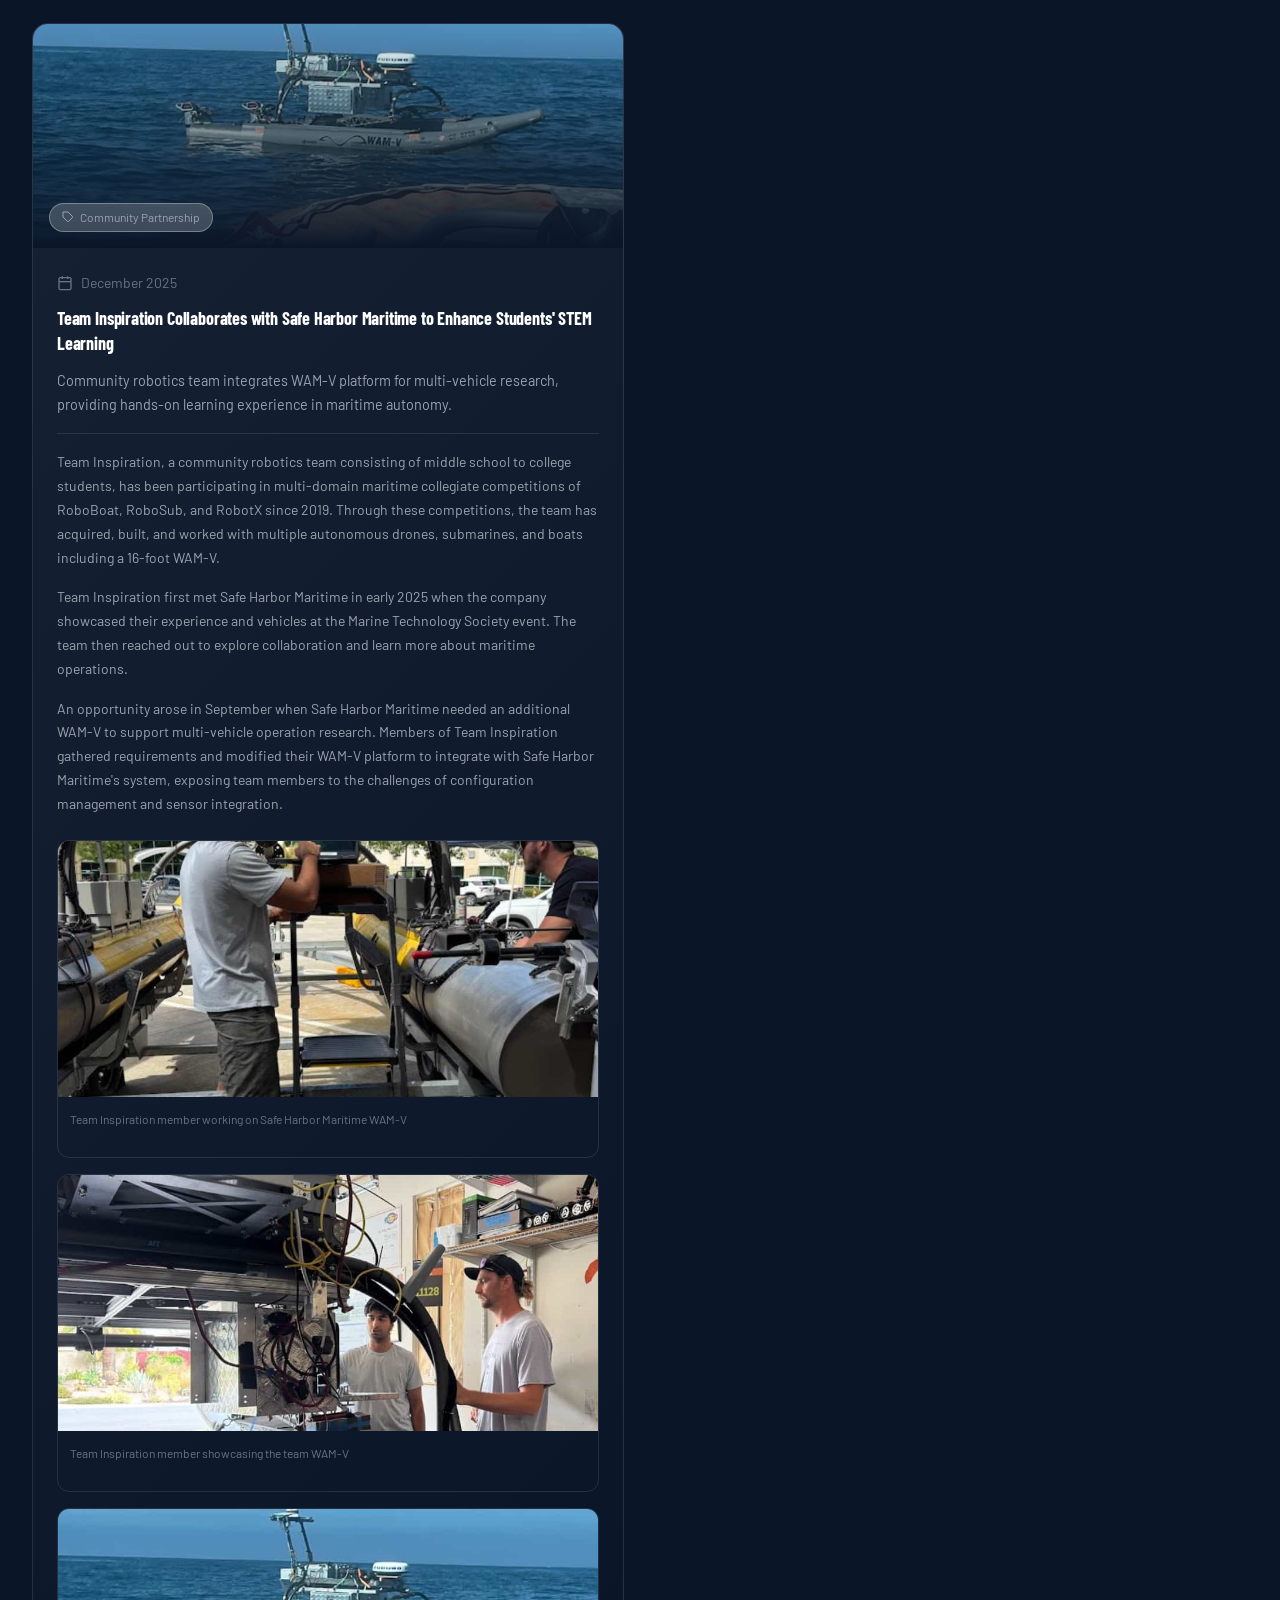
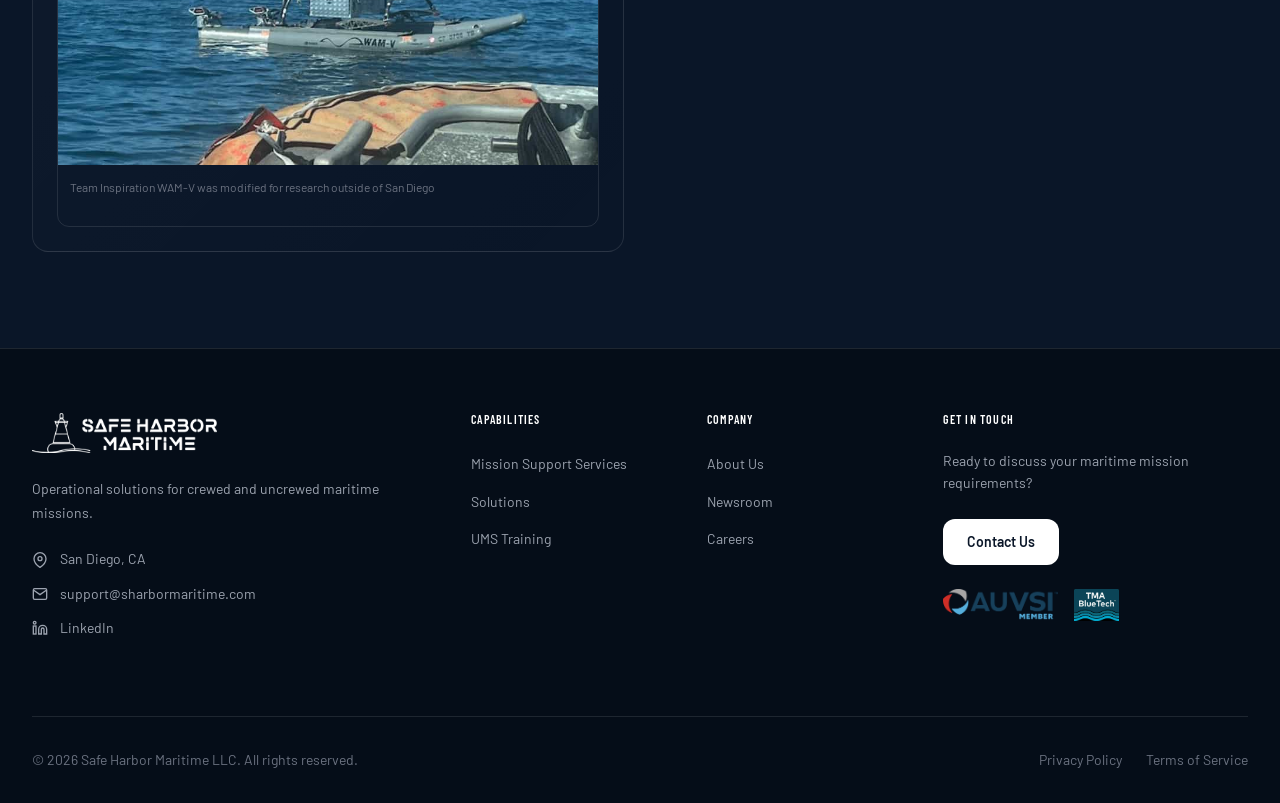
<file: newsroom.html>
<!DOCTYPE html>
<html lang="en">
<head>
  <meta charset="UTF-8" />
  <meta name="viewport" content="width=device-width, initial-scale=1.0" />
  <title>Newsroom — Safe Harbor Maritime</title>
  <meta name="description" content="Safe Harbor Maritime news and updates: company announcements, program milestones, training updates, and industry engagement." />
  <meta property="og:title" content="Newsroom — Safe Harbor Maritime" />
  <meta property="og:image" content="https://sharbormaritime.com/img/speedyBoat.jpg" />
  <meta property="og:type" content="website" />
  <meta property="og:url" content="https://sharbormaritime.com/newsroom.html" />
  <link rel="canonical" href="https://sharbormaritime.com/newsroom.html" />
  <link rel="stylesheet" href="css/styles.css" />
</head>
<body>

<nav class="nav" aria-label="Main navigation">
  <div class="nav__inner">
    <a href="index.html" class="nav__logo"><img src="img/SafeHarborLogo.png" alt="Safe Harbor Maritime" /></a>
    <ul class="nav__links" role="list">
      <li><a href="index.html">Home</a></li>
      <li class="nav__item"><a href="mission-support.html">Mission Support Services <svg class="nav__chevron" xmlns="http://www.w3.org/2000/svg" viewBox="0 0 24 24" fill="none" stroke="currentColor" stroke-width="2"><path d="M6 9l6 6 6-6"/></svg></a><div class="nav__dropdown"><a href="mission-support.html#agile-manning">Agile Manning</a><a href="mission-support.html#support-vessels">Support Vessels</a><a href="mission-support.html#technical-services">Technical Services</a><a href="mission-support.html#operational-logistics">Operational Logistics</a></div></li>
      <li class="nav__item"><a href="solutions.html">Solutions <svg class="nav__chevron" xmlns="http://www.w3.org/2000/svg" viewBox="0 0 24 24" fill="none" stroke="currentColor" stroke-width="2"><path d="M6 9l6 6 6-6"/></svg></a><div class="nav__dropdown"><a href="solutions.html#rapid-deploy-uxs">Rapid-Deploy Uncrewed Systems</a><a href="solutions.html#scalable-maritime-security">Scalable Maritime Security</a></div></li>
      <li class="nav__item"><a href="training.html">UMS Training <svg class="nav__chevron" xmlns="http://www.w3.org/2000/svg" viewBox="0 0 24 24" fill="none" stroke="currentColor" stroke-width="2"><path d="M6 9l6 6 6-6"/></svg></a><div class="nav__dropdown"><a href="training.html#routine-ums-operations">Routine UMS Operations</a><a href="training.html#advanced-bvlos-usv">Advanced &amp; BVLOS USV Operations</a><a href="training.html#advanced-bvlos-uuv">Advanced &amp; BVLOS UUV Operations</a></div></li>
      <li class="nav__item"><a href="about.html" class="active">Company <svg class="nav__chevron" xmlns="http://www.w3.org/2000/svg" viewBox="0 0 24 24" fill="none" stroke="currentColor" stroke-width="2"><path d="M6 9l6 6 6-6"/></svg></a><div class="nav__dropdown"><a href="about.html">About Us</a><a href="newsroom.html">Newsroom</a><a href="careers.html">Careers</a></div></li>
      <li><a href="contact.html">Contact</a></li>
    </ul>
    <button class="nav__hamburger" aria-label="Toggle menu"><span></span><span></span><span></span></button>
  </div>
  <div class="nav__mobile">
    <a href="index.html">Home</a>
    <details class="nav__mobile-group"><summary>Mission Support Services <svg style="width:1rem;height:1rem;" xmlns="http://www.w3.org/2000/svg" viewBox="0 0 24 24" fill="none" stroke="currentColor" stroke-width="2"><path d="M6 9l6 6 6-6"/></svg></summary><div class="nav__mobile-sub"><a href="mission-support.html">Mission Support Overview</a><a href="mission-support.html#agile-manning">Agile Manning</a><a href="mission-support.html#support-vessels">Support Vessels</a><a href="mission-support.html#technical-services">Technical Services</a><a href="mission-support.html#operational-logistics">Operational Logistics</a></div></details>
    <details class="nav__mobile-group"><summary>Solutions <svg style="width:1rem;height:1rem;" xmlns="http://www.w3.org/2000/svg" viewBox="0 0 24 24" fill="none" stroke="currentColor" stroke-width="2"><path d="M6 9l6 6 6-6"/></svg></summary><div class="nav__mobile-sub"><a href="solutions.html">Solutions Overview</a><a href="solutions.html#rapid-deploy-uxs">Rapid-Deploy Uncrewed Systems</a><a href="solutions.html#scalable-maritime-security">Scalable Maritime Security</a></div></details>
    <details class="nav__mobile-group"><summary>UMS Training <svg style="width:1rem;height:1rem;" xmlns="http://www.w3.org/2000/svg" viewBox="0 0 24 24" fill="none" stroke="currentColor" stroke-width="2"><path d="M6 9l6 6 6-6"/></svg></summary><div class="nav__mobile-sub"><a href="training.html">Training Overview</a><a href="training.html#routine-ums-operations">Routine UMS Operations</a><a href="training.html#advanced-bvlos-usv">Advanced &amp; BVLOS USV</a><a href="training.html#advanced-bvlos-uuv">Advanced &amp; BVLOS UUV</a></div></details>
    <details class="nav__mobile-group"><summary>Company <svg style="width:1rem;height:1rem;" xmlns="http://www.w3.org/2000/svg" viewBox="0 0 24 24" fill="none" stroke="currentColor" stroke-width="2"><path d="M6 9l6 6 6-6"/></svg></summary><div class="nav__mobile-sub"><a href="about.html">Company Overview</a><a href="about.html">About Us</a><a href="newsroom.html">Newsroom</a><a href="careers.html">Careers</a></div></details>
    <a href="contact.html">Contact</a>
  </div>
</nav>

<!-- PAGE HERO -->
<header class="page-hero" style="padding-bottom:3rem;">
  <div class="container" style="position:relative;z-index:1;">
    <div class="page-hero__content" style="padding-top:3rem;">
      <span class="label">News &amp; Updates</span>
      <h1>Newsroom</h1>
      <p style="margin-top:1.5rem;font-size:1.25rem;color:var(--gray-300);line-height:1.6;">Stay updated on company announcements, program milestones, and industry engagement.</p>
    </div>
  </div>
</header>

<!-- CATEGORY FILTERS -->
<section class="border-top" style="padding:2rem 0;">
  <div class="container">
    <div class="news-filters" role="group" aria-label="Filter news by category">
      <button class="filter-btn active" data-category="All">All</button>
      <button class="filter-btn" data-category="Company Announcement">Company Announcement</button>
      <button class="filter-btn" data-category="Program Milestone">Program Milestone</button>
      <button class="filter-btn" data-category="Training Update">Training Update</button>
      <button class="filter-btn" data-category="Industry Engagement">Industry Engagement</button>
      <button class="filter-btn" data-category="Community Partnership">Community Partnership</button>
      <button class="filter-btn" data-category="Industry News">Industry News</button>
    </div>
  </div>
</section>

<!-- NEWS GRID -->
<section class="section" style="padding-top:1.5rem;padding-bottom:6rem;">
  <div class="container">
    <div class="grid-2" id="news-grid">

      <!-- Article 1 -->
      <div data-category="Industry News">
        <article class="card news-card fade-in" data-category="Industry News">
          <div class="news-card__img">
            <img src="img/replicator.webp" alt="Replicator Initiative — unmanned vessels" loading="lazy" />
            <div class="news-card__img-overlay"></div>
            <span class="news-card__category">
              <svg xmlns="http://www.w3.org/2000/svg" viewBox="0 0 24 24" fill="none" stroke="currentColor" stroke-width="2" style="width:.75rem;height:.75rem;"><path d="M20.59 13.41l-7.17 7.17a2 2 0 0 1-2.83 0L2 12V2h10l8.59 8.59a2 2 0 0 1 0 2.82z"/><line x1="7" y1="7" x2="7.01" y2="7"/></svg>
              Industry News
            </span>
          </div>
          <div class="news-card__body">
            <div class="news-card__date">
              <svg xmlns="http://www.w3.org/2000/svg" viewBox="0 0 24 24" fill="none" stroke="currentColor" stroke-width="2"><rect x="3" y="4" width="18" height="18" rx="2" ry="2"/><line x1="16" y1="2" x2="16" y2="6"/><line x1="8" y1="2" x2="8" y2="6"/><line x1="3" y1="10" x2="21" y2="10"/></svg>
              January 28, 2025
            </div>
            <h2 style="font-size:1.125rem;margin-bottom:.75rem;color:var(--white);line-height:1.4;">First Replicator Initiative Capability on Track for August, Officials Say</h2>
            <p class="text-muted" style="font-size:.9rem;line-height:1.7;margin-bottom:1rem;">The Pentagon's ambitious effort to deploy lethal swarms of unmanned vehicles and connecting software is set to reach viability by August, marking a significant milestone in autonomous maritime systems.</p>

            <div class="news-card__content">
              <p>The first iteration of lethal swarms of unmanned vehicles and the software that binds them together is set to reach viability by August, Navy officials announced.</p>
              <p>The Replicator initiative, begun as a Department of Defense effort in 2023, will meet the goal set by then-Deputy Defense Secretary Kathleen Hicks to stand up the first series of systems for the program, according to Capt. Alex Campbell, the maritime portfolio director of the Defense Innovation Unit.</p>
              <p>The first tranche of Replicator links surface and subsurface drones with loitering munitions to create integrated autonomous systems. The second tranche focuses on countering hostile drones.</p>
              <p>"It's not another science and technology project. It is meant to get to production, meant to field systems," Campbell said at the West 2025 conference.</p>
              <p>The initiative represents a departure from traditional defense acquisition, operating at commercial software development speeds by integrating diverse systems and software from multiple vendors.</p>
              <p>The U.S. Pacific Fleet commander has called for more lethal and inexpensive systems to be fielded rapidly, with sailors experimenting with and operating new autonomous capabilities.</p>
              <div style="margin-top:1.5rem;padding-top:1rem;border-top:1px solid var(--border);">
                <a href="https://news.usni.org/2025/01/28/first-replicator-initiative-capability-on-track-for-august-officials-say" target="_blank" rel="noopener noreferrer" style="display:inline-flex;align-items:center;gap:.5rem;font-size:.875rem;color:#60a5fa;transition:color .2s;" onmouseover="this.style.color='#93c5fd'" onmouseout="this.style.color='#60a5fa'">
                  Read full article on USNI News
                  <svg xmlns="http://www.w3.org/2000/svg" viewBox="0 0 24 24" fill="none" stroke="currentColor" stroke-width="2" style="width:1rem;height:1rem;"><path d="M5 12h14M12 5l7 7-7 7"/></svg>
                </a>
              </div>
            </div>
          </div>
        </article>
      </div>

      <!-- Article 2 -->
      <div data-category="Industry Engagement">
        <article class="card news-card fade-in" data-category="Industry Engagement">
          <div class="news-card__img">
            <img src="img/networkTMA.webp" alt="TMA BlueTech Monthly Networking Event" loading="lazy" />
            <div class="news-card__img-overlay"></div>
            <span class="news-card__category">
              <svg xmlns="http://www.w3.org/2000/svg" viewBox="0 0 24 24" fill="none" stroke="currentColor" stroke-width="2" style="width:.75rem;height:.75rem;"><path d="M20.59 13.41l-7.17 7.17a2 2 0 0 1-2.83 0L2 12V2h10l8.59 8.59a2 2 0 0 1 0 2.82z"/><line x1="7" y1="7" x2="7.01" y2="7"/></svg>
              Industry Engagement
            </span>
          </div>
          <div class="news-card__body">
            <div class="news-card__date">
              <svg xmlns="http://www.w3.org/2000/svg" viewBox="0 0 24 24" fill="none" stroke="currentColor" stroke-width="2"><rect x="3" y="4" width="18" height="18" rx="2" ry="2"/><line x1="16" y1="2" x2="16" y2="6"/><line x1="8" y1="2" x2="8" y2="6"/><line x1="3" y1="10" x2="21" y2="10"/></svg>
              March 12, 2025
            </div>
            <h2 style="font-size:1.125rem;margin-bottom:.75rem;color:var(--white);line-height:1.4;">Safe Harbor Maritime Featured at TMA BlueTech Monthly Networking Event</h2>
            <p class="text-muted" style="font-size:.9rem;line-height:1.7;margin-bottom:1rem;">Leadership shares insights on maritime security trends, risk mitigation strategies, and collaboration opportunities in San Diego's thriving maritime tech ecosystem.</p>

            <div class="news-card__content">
              <p>Safe Harbor Maritime is honored to be featured at TMA's Monthly BlueTech Networking Event on March 12, 2025, at Quantum Brewing in San Diego.</p>
              <p>During this exclusive event, our leadership team shared insights into emerging maritime security trends and challenges facing the industry today, discussing our comprehensive approach to risk assessment and mitigation strategies tailored for both commercial and government sectors.</p>
              <p>The TMA BlueTech community continues to be a vital hub for ocean technology innovation and collaboration in San Diego. The event featured presentations, open networking, and discussions on the future of maritime technology and security.</p>
              <div style="margin-top:1.5rem;padding-top:1rem;border-top:1px solid var(--border);">
                <a href="https://www.tmabluetech.org/events/monthly-bluetech-networking-march2025-safe-harbor-maritime" target="_blank" rel="noopener noreferrer" style="display:inline-flex;align-items:center;gap:.5rem;font-size:.875rem;color:#60a5fa;transition:color .2s;" onmouseover="this.style.color='#93c5fd'" onmouseout="this.style.color='#60a5fa'">
                  View event page
                  <svg xmlns="http://www.w3.org/2000/svg" viewBox="0 0 24 24" fill="none" stroke="currentColor" stroke-width="2" style="width:1rem;height:1rem;"><path d="M5 12h14M12 5l7 7-7 7"/></svg>
                </a>
              </div>
            </div>
          </div>
        </article>
      </div>

      <!-- Article 3 -->
      <div data-category="Community Partnership">
        <article class="card news-card fade-in" data-category="Community Partnership">
          <div class="news-card__img">
            <img src="img/boatFromBoat.png" alt="Team Inspiration WAM-V collaboration" loading="lazy" />
            <div class="news-card__img-overlay"></div>
            <span class="news-card__category">
              <svg xmlns="http://www.w3.org/2000/svg" viewBox="0 0 24 24" fill="none" stroke="currentColor" stroke-width="2" style="width:.75rem;height:.75rem;"><path d="M20.59 13.41l-7.17 7.17a2 2 0 0 1-2.83 0L2 12V2h10l8.59 8.59a2 2 0 0 1 0 2.82z"/><line x1="7" y1="7" x2="7.01" y2="7"/></svg>
              Community Partnership
            </span>
          </div>
          <div class="news-card__body">
            <div class="news-card__date">
              <svg xmlns="http://www.w3.org/2000/svg" viewBox="0 0 24 24" fill="none" stroke="currentColor" stroke-width="2"><rect x="3" y="4" width="18" height="18" rx="2" ry="2"/><line x1="16" y1="2" x2="16" y2="6"/><line x1="8" y1="2" x2="8" y2="6"/><line x1="3" y1="10" x2="21" y2="10"/></svg>
              December 2025
            </div>
            <h2 style="font-size:1.125rem;margin-bottom:.75rem;color:var(--white);line-height:1.4;">Team Inspiration Collaborates with Safe Harbor Maritime to Enhance Students' STEM Learning</h2>
            <p class="text-muted" style="font-size:.9rem;line-height:1.7;margin-bottom:1rem;">Community robotics team integrates WAM-V platform for multi-vehicle research, providing hands-on learning experience in maritime autonomy.</p>

            <div class="news-card__content">
              <p>Team Inspiration, a community robotics team consisting of middle school to college students, has been participating in multi-domain maritime collegiate competitions of RoboBoat, RoboSub, and RobotX since 2019. Through these competitions, the team has acquired, built, and worked with multiple autonomous drones, submarines, and boats including a 16-foot WAM-V.</p>
              <p>Team Inspiration first met Safe Harbor Maritime in early 2025 when the company showcased their experience and vehicles at the Marine Technology Society event. The team then reached out to explore collaboration and learn more about maritime operations.</p>
              <p>An opportunity arose in September when Safe Harbor Maritime needed an additional WAM-V to support multi-vehicle operation research. Members of Team Inspiration gathered requirements and modified their WAM-V platform to integrate with Safe Harbor Maritime's system, exposing team members to the challenges of configuration management and sensor integration.</p>

              <!-- Additional photos -->
              <div style="margin-top:1.5rem;display:flex;flex-direction:column;gap:1rem;">
                <div style="border-radius:.75rem;overflow:hidden;border:1px solid var(--border);">
                  <img src="img/workOnAft.png" alt="Team Inspiration member working on Safe Harbor Maritime WAM-V" loading="lazy" style="width:100%;height:16rem;object-fit:cover;" />
                  <p style="font-size:.75rem;color:var(--gray-500);padding:.75rem;">Team Inspiration member working on Safe Harbor Maritime WAM-V</p>
                </div>
                <div style="border-radius:.75rem;overflow:hidden;border:1px solid var(--border);">
                  <img src="img/metAtWork.png" alt="Team Inspiration member showcasing the WAM-V" loading="lazy" style="width:100%;height:16rem;object-fit:cover;" />
                  <p style="font-size:.75rem;color:var(--gray-500);padding:.75rem;">Team Inspiration member showcasing the team WAM-V</p>
                </div>
                <div style="border-radius:.75rem;overflow:hidden;border:1px solid var(--border);">
                  <img src="img/boatFromBoat.png" alt="Team Inspiration WAM-V in water" loading="lazy" style="width:100%;height:16rem;object-fit:cover;" />
                  <p style="font-size:.75rem;color:var(--gray-500);padding:.75rem;">Team Inspiration WAM-V was modified for research outside of San Diego</p>
                </div>
              </div>
            </div>
          </div>
        </article>
      </div>

    </div>
  </div>
</section>

<footer>
  <div class="container">
    <div class="footer-grid">
      <div class="footer-brand"><img src="img/SafeHarborLogo.png" alt="Safe Harbor Maritime" /><p>Operational solutions for crewed and uncrewed maritime missions.</p><div class="footer-contact-item"><svg xmlns="http://www.w3.org/2000/svg" viewBox="0 0 24 24" fill="none" stroke="currentColor" stroke-width="2"><path d="M21 10c0 7-9 13-9 13s-9-6-9-13a9 9 0 0 1 18 0z"/><circle cx="12" cy="10" r="3"/></svg><span>San Diego, CA</span></div><div class="footer-contact-item"><svg xmlns="http://www.w3.org/2000/svg" viewBox="0 0 24 24" fill="none" stroke="currentColor" stroke-width="2"><path d="M4 4h16c1.1 0 2 .9 2 2v12c0 1.1-.9 2-2 2H4c-1.1 0-2-.9-2-2V6c0-1.1.9-2 2-2z"/><polyline points="22,6 12,13 2,6"/></svg><a href="mailto:support@sharbormaritime.com">support@sharbormaritime.com</a></div><div class="footer-contact-item"><svg xmlns="http://www.w3.org/2000/svg" viewBox="0 0 24 24" fill="none" stroke="currentColor" stroke-width="2"><path d="M16 8a6 6 0 0 1 6 6v7h-4v-7a2 2 0 0 0-2-2 2 2 0 0 0-2 2v7h-4v-7a6 6 0 0 1 6-6z"/><rect x="2" y="9" width="4" height="12"/><circle cx="4" cy="4" r="2"/></svg><a href="https://www.linkedin.com/company/safeharbormaritime" target="_blank" rel="noopener noreferrer">LinkedIn</a></div></div>
      <nav class="footer-links"><h4>Capabilities</h4><ul><li><a href="mission-support.html">Mission Support Services</a></li><li><a href="solutions.html">Solutions</a></li><li><a href="training.html">UMS Training</a></li></ul></nav>
      <nav class="footer-links"><h4>Company</h4><ul><li><a href="about.html">About Us</a></li><li><a href="newsroom.html">Newsroom</a></li><li><a href="careers.html">Careers</a></li></ul></nav>
      <div class="footer-cta"><h4>Get In Touch</h4><p>Ready to discuss your maritime mission requirements?</p><a href="contact.html" class="btn btn-primary" style="font-size:.875rem;padding:.75rem 1.5rem;">Contact Us</a><div class="footer-logos"><img src="img/auvsi.png" alt="AUVSI Member" /><img src="img/tma.png" alt="TMA BlueTech" /></div></div>
    </div>
    <div class="footer-bottom"><p>&copy; <span id="year"></span> Safe Harbor Maritime LLC. All rights reserved.</p><div class="footer-bottom-links"><a href="#">Privacy Policy</a><a href="#">Terms of Service</a></div></div>
  </div>
</footer>

<script src="js/shared.js"></script>
<script>
  document.getElementById('year').textContent = new Date().getFullYear();

  // Category filter — toggle wrapper div visibility
  document.querySelectorAll('.filter-btn').forEach(btn => {
    btn.addEventListener('click', () => {
      document.querySelectorAll('.filter-btn').forEach(b => b.classList.remove('active'));
      btn.classList.add('active');
      const cat = btn.dataset.category;
      document.querySelectorAll('#news-grid > div[data-category]').forEach(wrapper => {
        wrapper.style.display = (cat === 'All' || wrapper.dataset.category === cat) ? '' : 'none';
      });
    });
  });
</script>
</body>
</html>
</file>
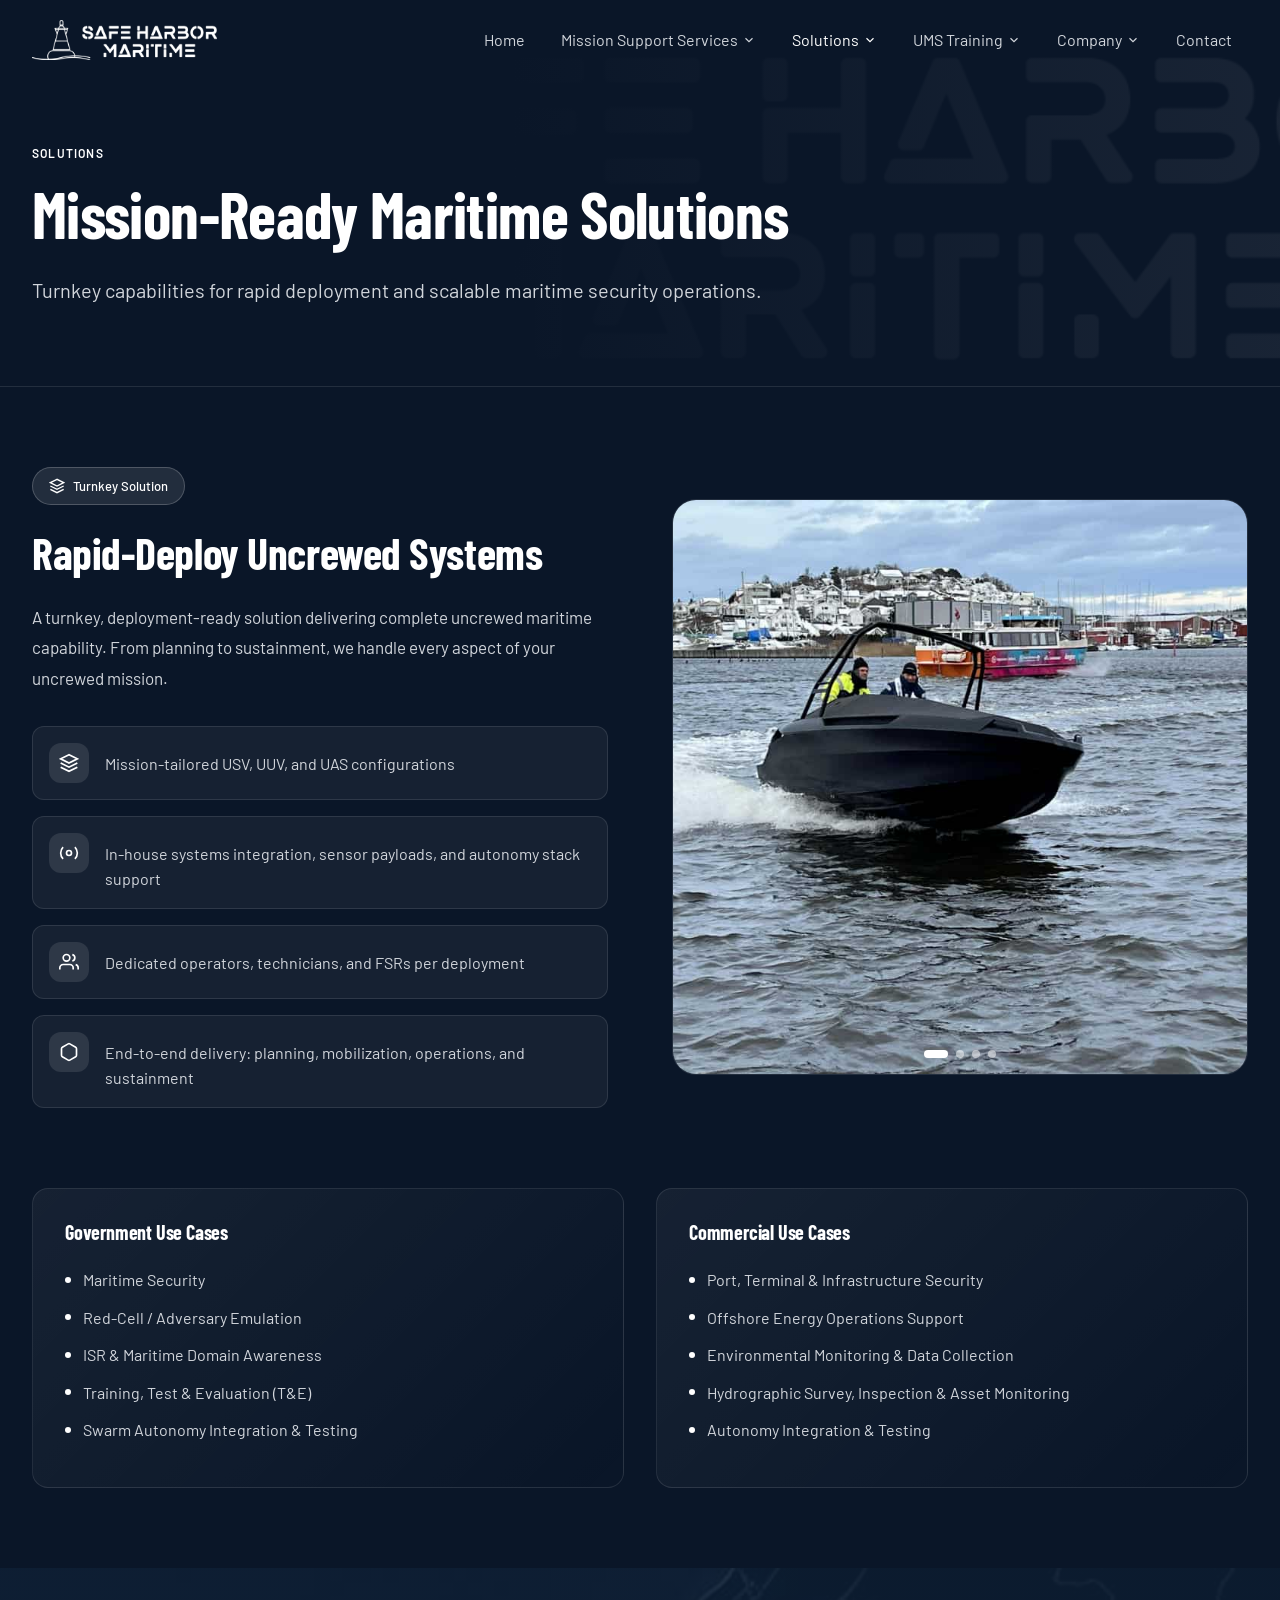
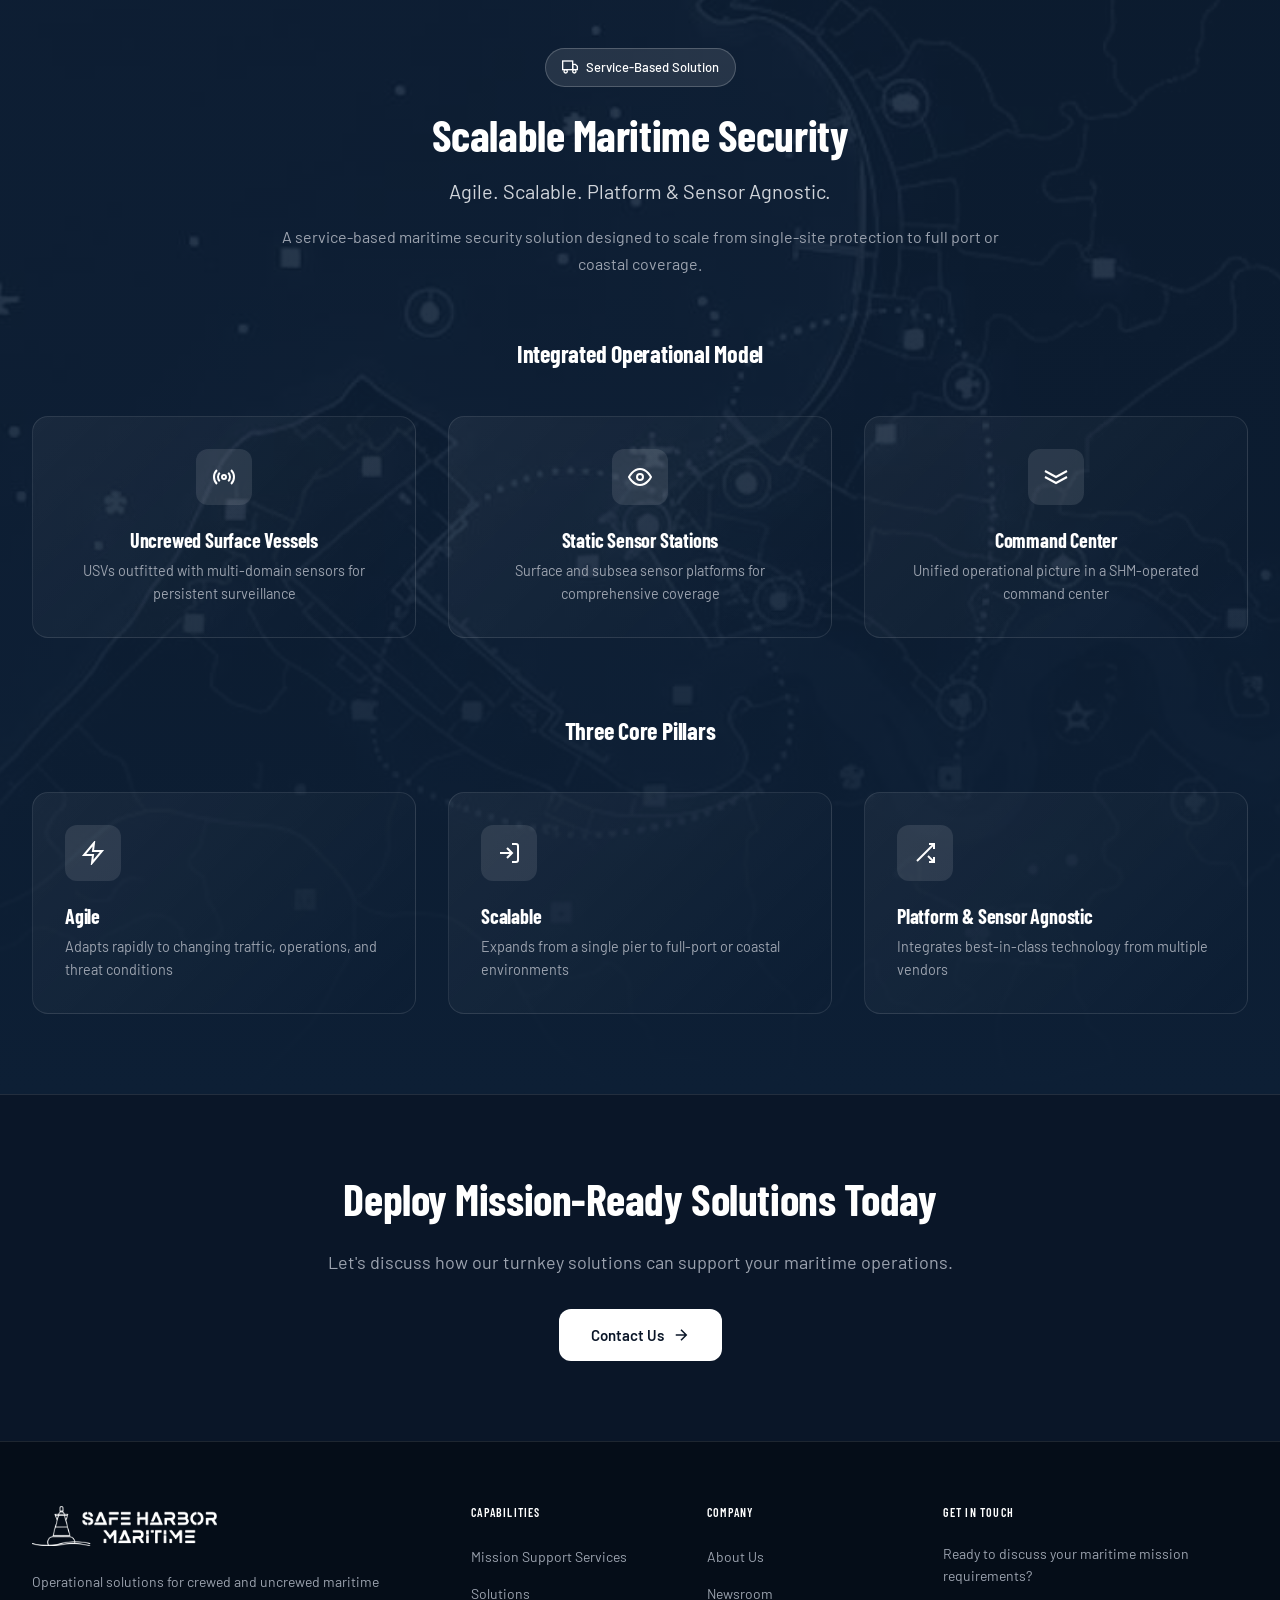
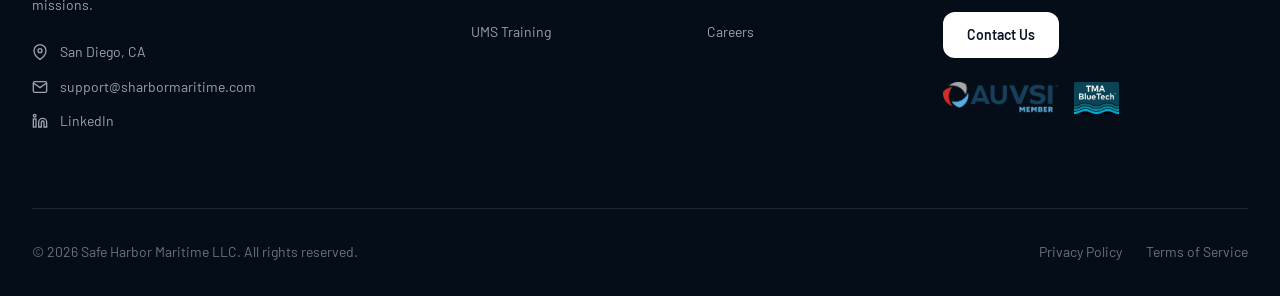
<file: solutions.html>
<!DOCTYPE html>
<html lang="en">
<head>
  <meta charset="UTF-8" />
  <meta name="viewport" content="width=device-width, initial-scale=1.0" />
  <title>Solutions — Safe Harbor Maritime</title>
  <meta name="description" content="Mission-ready maritime solutions: rapid-deploy uncrewed systems (USV, UUV, UAS) and scalable maritime security for government and commercial clients." />
  <meta property="og:title" content="Solutions — Safe Harbor Maritime" />
  <meta property="og:image" content="https://sharbormaritime.com/img/speedyBoat.jpg" />
  <meta property="og:type" content="website" />
  <link rel="canonical" href="https://sharbormaritime.com/solutions.html" />
  <link rel="stylesheet" href="css/styles.css" />
</head>
<body>

<nav class="nav" aria-label="Main navigation">
  <div class="nav__inner">
    <a href="index.html" class="nav__logo"><img src=img/SafeHarborLogo.png alt="Safe Harbor Maritime" /></a>
    <ul class="nav__links" role="list">
      <li><a href="index.html">Home</a></li>
      <li class="nav__item"><a href="mission-support.html">Mission Support Services <svg class="nav__chevron" xmlns="http://www.w3.org/2000/svg" viewBox="0 0 24 24" fill="none" stroke="currentColor" stroke-width="2"><path d="M6 9l6 6 6-6"/></svg></a><div class="nav__dropdown"><a href="mission-support.html#agile-manning">Agile Manning</a><a href="mission-support.html#support-vessels">Support Vessels</a><a href="mission-support.html#technical-services">Technical Services</a><a href="mission-support.html#operational-logistics">Operational Logistics</a></div></li>
      <li class="nav__item"><a href="solutions.html" class="active">Solutions <svg class="nav__chevron" xmlns="http://www.w3.org/2000/svg" viewBox="0 0 24 24" fill="none" stroke="currentColor" stroke-width="2"><path d="M6 9l6 6 6-6"/></svg></a><div class="nav__dropdown"><a href="solutions.html#rapid-deploy-uxs">Rapid-Deploy Uncrewed Systems</a><a href="solutions.html#scalable-maritime-security">Scalable Maritime Security</a></div></li>
      <li class="nav__item"><a href="training.html">UMS Training <svg class="nav__chevron" xmlns="http://www.w3.org/2000/svg" viewBox="0 0 24 24" fill="none" stroke="currentColor" stroke-width="2"><path d="M6 9l6 6 6-6"/></svg></a><div class="nav__dropdown"><a href="training.html#routine-ums-operations">Routine UMS Operations</a><a href="training.html#advanced-bvlos-usv">Advanced &amp; BVLOS USV Operations</a><a href="training.html#advanced-bvlos-uuv">Advanced &amp; BVLOS UUV Operations</a></div></li>
      <li class="nav__item"><a href="about.html">Company <svg class="nav__chevron" xmlns="http://www.w3.org/2000/svg" viewBox="0 0 24 24" fill="none" stroke="currentColor" stroke-width="2"><path d="M6 9l6 6 6-6"/></svg></a><div class="nav__dropdown"><a href="about.html">About Us</a><a href="newsroom.html">Newsroom</a><a href="careers.html">Careers</a></div></li>
      <li><a href="contact.html">Contact</a></li>
    </ul>
    <button class="nav__hamburger" aria-label="Toggle menu"><span></span><span></span><span></span></button>
  </div>
  <div class="nav__mobile">
    <a href="index.html">Home</a>
    <details class="nav__mobile-group"><summary>Mission Support Services <svg style="width:1rem;height:1rem;" xmlns="http://www.w3.org/2000/svg" viewBox="0 0 24 24" fill="none" stroke="currentColor" stroke-width="2"><path d="M6 9l6 6 6-6"/></svg></summary><div class="nav__mobile-sub"><a href="mission-support.html">Mission Support Overview</a><a href="mission-support.html#agile-manning">Agile Manning</a><a href="mission-support.html#support-vessels">Support Vessels</a><a href="mission-support.html#technical-services">Technical Services</a><a href="mission-support.html#operational-logistics">Operational Logistics</a></div></details>
    <details class="nav__mobile-group"><summary>Solutions <svg style="width:1rem;height:1rem;" xmlns="http://www.w3.org/2000/svg" viewBox="0 0 24 24" fill="none" stroke="currentColor" stroke-width="2"><path d="M6 9l6 6 6-6"/></svg></summary><div class="nav__mobile-sub"><a href="solutions.html">Solutions Overview</a><a href="solutions.html#rapid-deploy-uxs">Rapid-Deploy Uncrewed Systems</a><a href="solutions.html#scalable-maritime-security">Scalable Maritime Security</a></div></details>
    <details class="nav__mobile-group"><summary>UMS Training <svg style="width:1rem;height:1rem;" xmlns="http://www.w3.org/2000/svg" viewBox="0 0 24 24" fill="none" stroke="currentColor" stroke-width="2"><path d="M6 9l6 6 6-6"/></svg></summary><div class="nav__mobile-sub"><a href="training.html">Training Overview</a><a href="training.html#routine-ums-operations">Routine UMS Operations</a><a href="training.html#advanced-bvlos-usv">Advanced &amp; BVLOS USV</a><a href="training.html#advanced-bvlos-uuv">Advanced &amp; BVLOS UUV</a></div></details>
    <details class="nav__mobile-group"><summary>Company <svg style="width:1rem;height:1rem;" xmlns="http://www.w3.org/2000/svg" viewBox="0 0 24 24" fill="none" stroke="currentColor" stroke-width="2"><path d="M6 9l6 6 6-6"/></svg></summary><div class="nav__mobile-sub"><a href="about.html">Company Overview</a><a href="about.html">About Us</a><a href="newsroom.html">Newsroom</a><a href="careers.html">Careers</a></div></details>
    <a href="contact.html">Contact</a>
  </div>
</nav>

<!-- PAGE HERO -->
<header class="page-hero">
  <div class="page-hero__bg"><img src="img/SafeHarborLogo.png" alt="" aria-hidden="true" /></div>
  <div class="page-hero__overlay"></div>
  <div class="container">
    <div class="page-hero__content">
      <span class="label label--light">Solutions</span>
      <h1>Mission-Ready Maritime Solutions</h1>
      <p style="margin-top:1.5rem;font-size:1.25rem;color:var(--gray-300);line-height:1.6;">Turnkey capabilities for rapid deployment and scalable maritime security operations.</p>
    </div>
  </div>
</header>

<!-- RAPID DEPLOY -->
<section id="rapid-deploy-uxs" class="section border-top">
  <div class="container">
    <div class="grid-2-lg">
      <div class="fade-in">
        <div class="inline-badge">
          <svg xmlns="http://www.w3.org/2000/svg" viewBox="0 0 24 24" fill="none" stroke="currentColor" stroke-width="2"><path d="M12 2L2 7l10 5 10-5-10-5z"/><path d="M2 17l10 5 10-5"/><path d="M2 12l10 5 10-5"/></svg>
          Turnkey Solution
        </div>
        <h2>Rapid-Deploy Uncrewed Systems</h2>
        <p style="color:var(--gray-300);font-size:1.0625rem;margin-top:1.5rem;line-height:1.8;">A turnkey, deployment-ready solution delivering complete uncrewed maritime capability. From planning to sustainment, we handle every aspect of your uncrewed mission.</p>

        <div class="solution-features">
          <div class="solution-feature card">
            <div class="card-icon"><svg xmlns="http://www.w3.org/2000/svg" viewBox="0 0 24 24" fill="none" stroke="currentColor" stroke-width="2"><path d="M12 2L2 7l10 5 10-5-10-5z"/><path d="M2 17l10 5 10-5"/><path d="M2 12l10 5 10-5"/></svg></div>
            <span>Mission-tailored USV, UUV, and UAS configurations</span>
          </div>
          <div class="solution-feature card">
            <div class="card-icon"><svg xmlns="http://www.w3.org/2000/svg" viewBox="0 0 24 24" fill="none" stroke="currentColor" stroke-width="2"><circle cx="12" cy="12" r="3"/><path d="M19.07 4.93a10 10 0 0 1 0 14.14"/><path d="M4.93 4.93a10 10 0 0 0 0 14.14"/></svg></div>
            <span>In-house systems integration, sensor payloads, and autonomy stack support</span>
          </div>
          <div class="solution-feature card">
            <div class="card-icon"><svg xmlns="http://www.w3.org/2000/svg" viewBox="0 0 24 24" fill="none" stroke="currentColor" stroke-width="2"><path d="M17 21v-2a4 4 0 0 0-4-4H5a4 4 0 0 0-4 4v2"/><circle cx="9" cy="7" r="4"/><path d="M23 21v-2a4 4 0 0 0-3-3.87"/><path d="M16 3.13a4 4 0 0 1 0 7.75"/></svg></div>
            <span>Dedicated operators, technicians, and FSRs per deployment</span>
          </div>
          <div class="solution-feature card">
            <div class="card-icon"><svg xmlns="http://www.w3.org/2000/svg" viewBox="0 0 24 24" fill="none" stroke="currentColor" stroke-width="2"><path d="M21 16V8a2 2 0 0 0-1-1.73l-7-4a2 2 0 0 0-2 0l-7 4A2 2 0 0 0 3 8v8a2 2 0 0 0 1 1.73l7 4a2 2 0 0 0 2 0l7-4A2 2 0 0 0 21 16z"/></svg></div>
            <span>End-to-end delivery: planning, mobilization, operations, and sustainment</span>
          </div>
        </div>
      </div>

      <div class="fade-in">
        <div class="slideshow" aria-label="Uncrewed systems gallery">
          <div class="slide active"><img src="img/rapidDeploy.png" alt="Uncrewed maritime system in operation" /></div>
          <div class="slide"><img src="img/bigship.jpg" alt="Maritime operations" /></div>
          <div class="slide"><img src="img/USV.jpg" alt="USV deployment" /></div>
          <div class="slide"><img src="img/MRotter.jpg" alt="Maritime Robotics Otter USV" /></div>
          <button class="slideshow__nav slideshow__prev" aria-label="Previous image">
            <svg xmlns="http://www.w3.org/2000/svg" viewBox="0 0 24 24" fill="none" stroke="currentColor" stroke-width="2" style="width:1.25rem;height:1.25rem;"><path d="M15 18l-6-6 6-6"/></svg>
          </button>
          <button class="slideshow__nav slideshow__next" aria-label="Next image">
            <svg xmlns="http://www.w3.org/2000/svg" viewBox="0 0 24 24" fill="none" stroke="currentColor" stroke-width="2" style="width:1.25rem;height:1.25rem;"><path d="M9 18l6-6-6-6"/></svg>
          </button>
          <div class="slideshow__dots">
            <button class="slideshow__dot active" aria-label="Slide 1"></button>
            <button class="slideshow__dot" aria-label="Slide 2"></button>
            <button class="slideshow__dot" aria-label="Slide 3"></button>
            <button class="slideshow__dot" aria-label="Slide 4"></button>
          </div>
        </div>
      </div>
    </div>

    <!-- Use Cases -->
    <div class="use-cases-grid">
      <article class="card use-case-card fade-in">
        <h3>Government Use Cases</h3>
        <ul>
          <li>Maritime Security</li>
          <li>Red-Cell / Adversary Emulation</li>
          <li>ISR &amp; Maritime Domain Awareness</li>
          <li>Training, Test &amp; Evaluation (T&amp;E)</li>
          <li>Swarm Autonomy Integration &amp; Testing</li>
        </ul>
      </article>
      <article class="card use-case-card fade-in">
        <h3>Commercial Use Cases</h3>
        <ul>
          <li>Port, Terminal &amp; Infrastructure Security</li>
          <li>Offshore Energy Operations Support</li>
          <li>Environmental Monitoring &amp; Data Collection</li>
          <li>Hydrographic Survey, Inspection &amp; Asset Monitoring</li>
          <li>Autonomy Integration &amp; Testing</li>
        </ul>
      </article>
    </div>
  </div>
</section>

<!-- SCALABLE MARITIME SECURITY -->
<section id="scalable-maritime-security" class="section section--alt" style="position:relative;overflow:hidden;">
  <div style="position:absolute;inset:0;z-index:0;">
    <img src="img/maritimeSecurity.png" alt="" aria-hidden="true" style="width:100%;height:100%;object-fit:cover;opacity:0.3;" />
    <div style="position:absolute;inset:0;background:linear-gradient(to bottom, rgba(13,31,53,0.6), rgba(13,31,53,0.7), var(--navy-mid));"></div>
  </div>
  <div class="container" style="position:relative;z-index:1;">
    <div class="text-center fade-in" style="max-width:48rem;margin:0 auto 4rem;">
      <div class="inline-badge">
        <svg xmlns="http://www.w3.org/2000/svg" viewBox="0 0 24 24" fill="none" stroke="currentColor" stroke-width="2" style="width:1rem;height:1rem;"><rect x="1" y="3" width="15" height="13"/><polygon points="16 8 20 8 23 11 23 16 16 16 16 8"/><circle cx="5.5" cy="18.5" r="2.5"/><circle cx="18.5" cy="18.5" r="2.5"/></svg>
        Service-Based Solution
      </div>
      <h2>Scalable Maritime Security</h2>
      <p style="margin-top:1rem;font-size:1.25rem;color:var(--gray-300);">Agile. Scalable. Platform &amp; Sensor Agnostic.</p>
      <p style="margin-top:1rem;color:var(--gray-400);line-height:1.7;">A service-based maritime security solution designed to scale from single-site protection to full port or coastal coverage.</p>
    </div>

    <h3 class="text-center" style="margin-bottom:3rem;font-size:1.5rem;">Integrated Operational Model</h3>
    <div class="grid-3 fade-in" style="margin-bottom:5rem;">
      <article class="card" style="padding:2rem;text-align:center;">
        <div class="card-icon" style="margin:0 auto 1.5rem;">
          <svg xmlns="http://www.w3.org/2000/svg" viewBox="0 0 24 24" fill="none" stroke="currentColor" stroke-width="2"><circle cx="12" cy="12" r="2"/><path d="M16.24 7.76a6 6 0 0 1 0 8.49m-8.48-.01a6 6 0 0 1 0-8.49m11.31-2.82a10 10 0 0 1 0 14.14m-14.14 0a10 10 0 0 1 0-14.14"/></svg>
        </div>
        <h3>Uncrewed Surface Vessels</h3>
        <p class="text-muted" style="margin-top:.5rem;font-size:.9rem;">USVs outfitted with multi-domain sensors for persistent surveillance</p>
      </article>
      <article class="card" style="padding:2rem;text-align:center;">
        <div class="card-icon" style="margin:0 auto 1.5rem;">
          <svg xmlns="http://www.w3.org/2000/svg" viewBox="0 0 24 24" fill="none" stroke="currentColor" stroke-width="2"><path d="M1 12s4-8 11-8 11 8 11 8-4 8-11 8-11-8-11-8z"/><circle cx="12" cy="12" r="3"/></svg>
        </div>
        <h3>Static Sensor Stations</h3>
        <p class="text-muted" style="margin-top:.5rem;font-size:.9rem;">Surface and subsea sensor platforms for comprehensive coverage</p>
      </article>
      <article class="card" style="padding:2rem;text-align:center;">
        <div class="card-icon" style="margin:0 auto 1.5rem;">
          <svg xmlns="http://www.w3.org/2000/svg" viewBox="0 0 24 24" fill="none" stroke="currentColor" stroke-width="2"><path d="M1 6l11 6 11-6"/><path d="M1 12l11 6 11-6"/></svg>
        </div>
        <h3>Command Center</h3>
        <p class="text-muted" style="margin-top:.5rem;font-size:.9rem;">Unified operational picture in a SHM-operated command center</p>
      </article>
    </div>

    <h3 class="text-center" style="margin-bottom:3rem;font-size:1.5rem;">Three Core Pillars</h3>
    <div class="grid-3 fade-in">
      <article class="card" style="padding:2rem;">
        <div class="card-icon">
          <svg xmlns="http://www.w3.org/2000/svg" viewBox="0 0 24 24" fill="none" stroke="currentColor" stroke-width="2"><polygon points="13 2 3 14 12 14 11 22 21 10 12 10 13 2"/></svg>
        </div>
        <h3>Agile</h3>
        <p class="text-muted" style="margin-top:.5rem;font-size:.9rem;">Adapts rapidly to changing traffic, operations, and threat conditions</p>
      </article>
      <article class="card" style="padding:2rem;">
        <div class="card-icon">
          <svg xmlns="http://www.w3.org/2000/svg" viewBox="0 0 24 24" fill="none" stroke="currentColor" stroke-width="2"><path d="M15 3h4a2 2 0 0 1 2 2v14a2 2 0 0 1-2 2h-4"/><polyline points="10 17 15 12 10 7"/><line x1="15" y1="12" x2="3" y2="12"/></svg>
        </div>
        <h3>Scalable</h3>
        <p class="text-muted" style="margin-top:.5rem;font-size:.9rem;">Expands from a single pier to full-port or coastal environments</p>
      </article>
      <article class="card" style="padding:2rem;">
        <div class="card-icon">
          <svg xmlns="http://www.w3.org/2000/svg" viewBox="0 0 24 24" fill="none" stroke="currentColor" stroke-width="2"><polyline points="16 3 21 3 21 8"/><line x1="4" y1="20" x2="21" y2="3"/><polyline points="21 16 21 21 16 21"/><line x1="15" y1="15" x2="21" y2="21"/></svg>
        </div>
        <h3>Platform &amp; Sensor Agnostic</h3>
        <p class="text-muted" style="margin-top:.5rem;font-size:.9rem;">Integrates best-in-class technology from multiple vendors</p>
      </article>
    </div>
  </div>
</section>

<!-- CTA -->
<section class="cta-section">
  <div class="container">
    <h2>Deploy Mission-Ready Solutions Today</h2>
    <p>Let's discuss how our turnkey solutions can support your maritime operations.</p>
    <a href="contact.html" class="btn btn-primary">Contact Us <svg xmlns="http://www.w3.org/2000/svg" viewBox="0 0 24 24" fill="none" stroke="currentColor" stroke-width="2"><path d="M5 12h14M12 5l7 7-7 7"/></svg></a>
  </div>
</section>

<footer>
  <div class="container">
    <div class="footer-grid">
      <div class="footer-brand"><img src="img/SafeHarborLogo.png" alt="Safe Harbor Maritime" /><p>Operational solutions for crewed and uncrewed maritime missions.</p><div class="footer-contact-item"><svg xmlns="http://www.w3.org/2000/svg" viewBox="0 0 24 24" fill="none" stroke="currentColor" stroke-width="2"><path d="M21 10c0 7-9 13-9 13s-9-6-9-13a9 9 0 0 1 18 0z"/><circle cx="12" cy="10" r="3"/></svg><span>San Diego, CA</span></div><div class="footer-contact-item"><svg xmlns="http://www.w3.org/2000/svg" viewBox="0 0 24 24" fill="none" stroke="currentColor" stroke-width="2"><path d="M4 4h16c1.1 0 2 .9 2 2v12c0 1.1-.9 2-2 2H4c-1.1 0-2-.9-2-2V6c0-1.1.9-2 2-2z"/><polyline points="22,6 12,13 2,6"/></svg><a href="mailto:support@sharbormaritime.com">support@sharbormaritime.com</a></div><div class="footer-contact-item"><svg xmlns="http://www.w3.org/2000/svg" viewBox="0 0 24 24" fill="none" stroke="currentColor" stroke-width="2"><path d="M16 8a6 6 0 0 1 6 6v7h-4v-7a2 2 0 0 0-2-2 2 2 0 0 0-2 2v7h-4v-7a6 6 0 0 1 6-6z"/><rect x="2" y="9" width="4" height="12"/><circle cx="4" cy="4" r="2"/></svg><a href="https://www.linkedin.com/company/safeharbormaritime" target="_blank" rel="noopener noreferrer">LinkedIn</a></div></div>
      <nav class="footer-links"><h4>Capabilities</h4><ul><li><a href="mission-support.html">Mission Support Services</a></li><li><a href="solutions.html">Solutions</a></li><li><a href="training.html">UMS Training</a></li></ul></nav>
      <nav class="footer-links"><h4>Company</h4><ul><li><a href="about.html">About Us</a></li><li><a href="newsroom.html">Newsroom</a></li><li><a href="careers.html">Careers</a></li></ul></nav>
      <div class="footer-cta"><h4>Get In Touch</h4><p>Ready to discuss your maritime mission requirements?</p><a href="contact.html" class="btn btn-primary" style="font-size:.875rem;padding:.75rem 1.5rem;">Contact Us</a><div class="footer-logos"><img src="img/auvsi.png" alt="AUVSI Member" /><img src="img/tma.png" alt="TMA BlueTech" /></div></div>
    </div>
    <div class="footer-bottom"><p>&copy; <span id="year"></span> Safe Harbor Maritime LLC. All rights reserved.</p><div class="footer-bottom-links"><a href="#">Privacy Policy</a><a href="#">Terms of Service</a></div></div>
  </div>
</footer>
<script src="js/shared.js"></script>
<script>document.getElementById('year').textContent = new Date().getFullYear();</script>
</body>
</html>
</file>
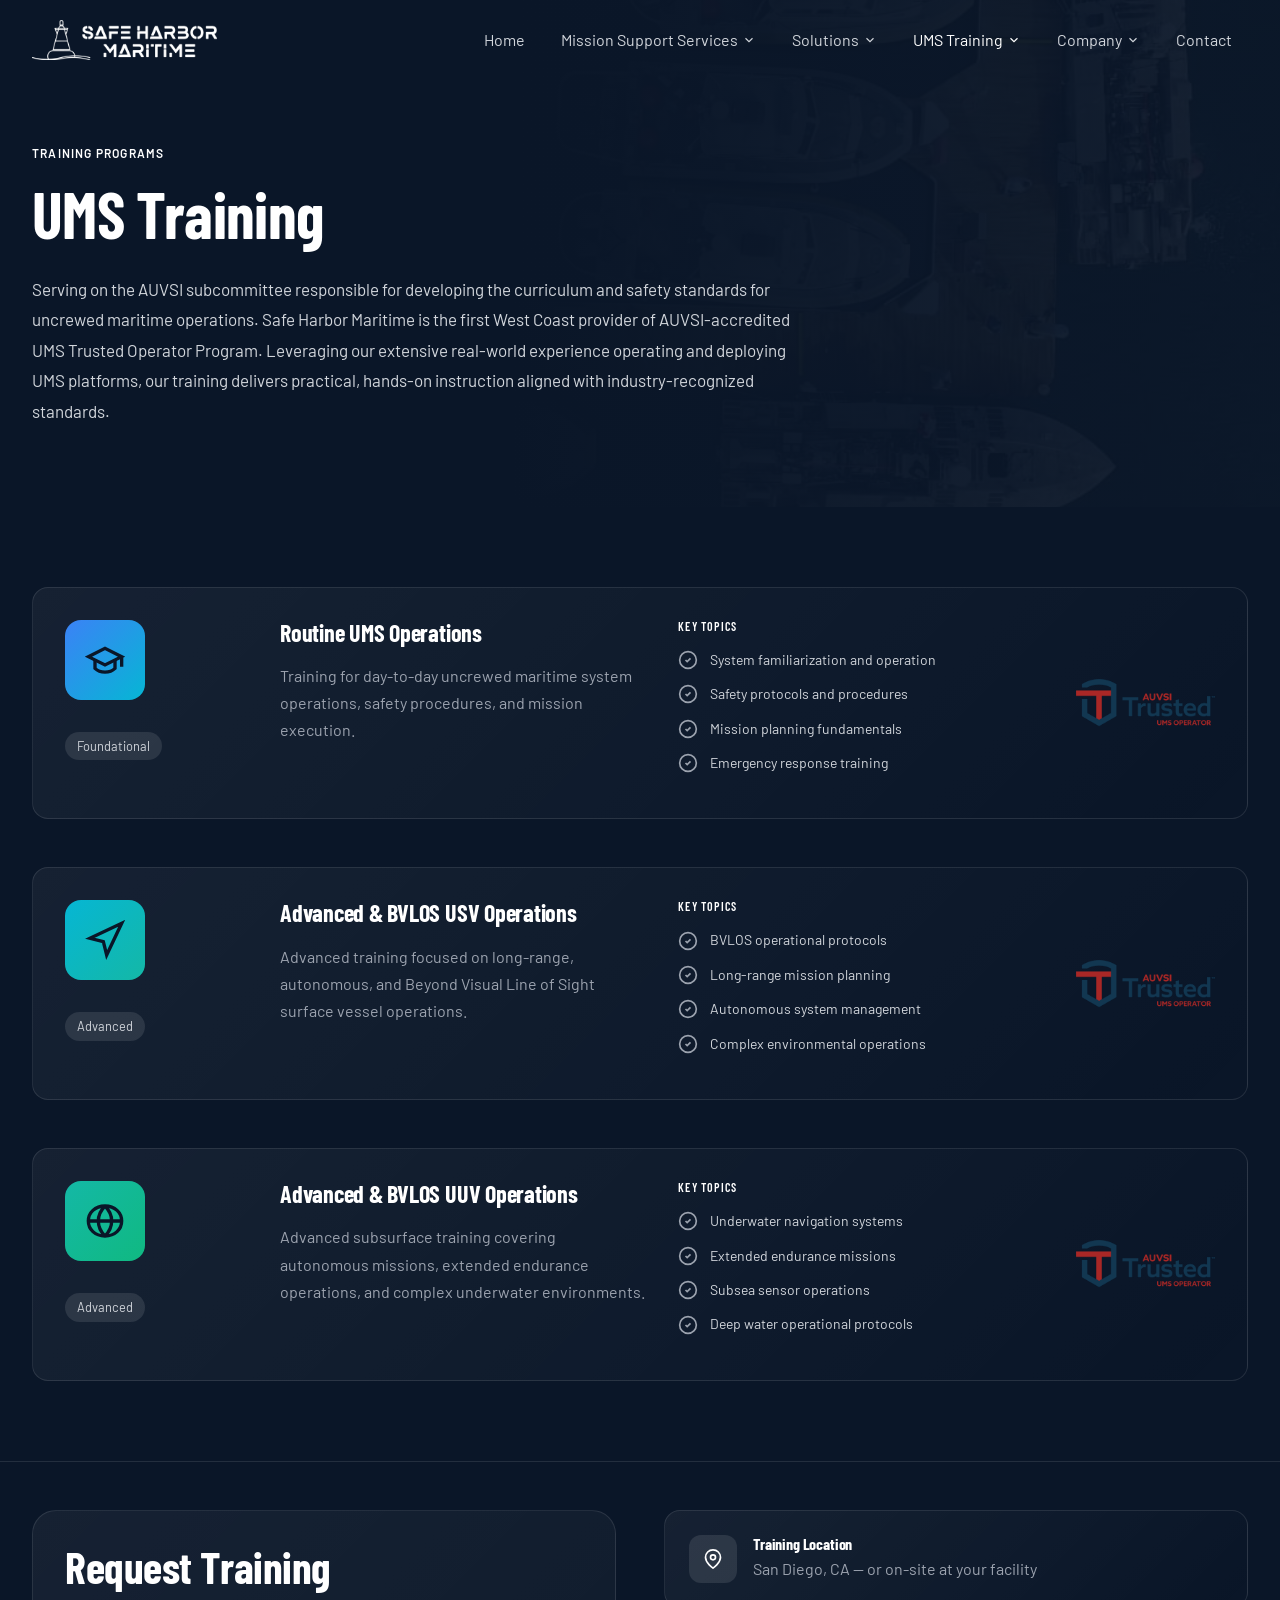
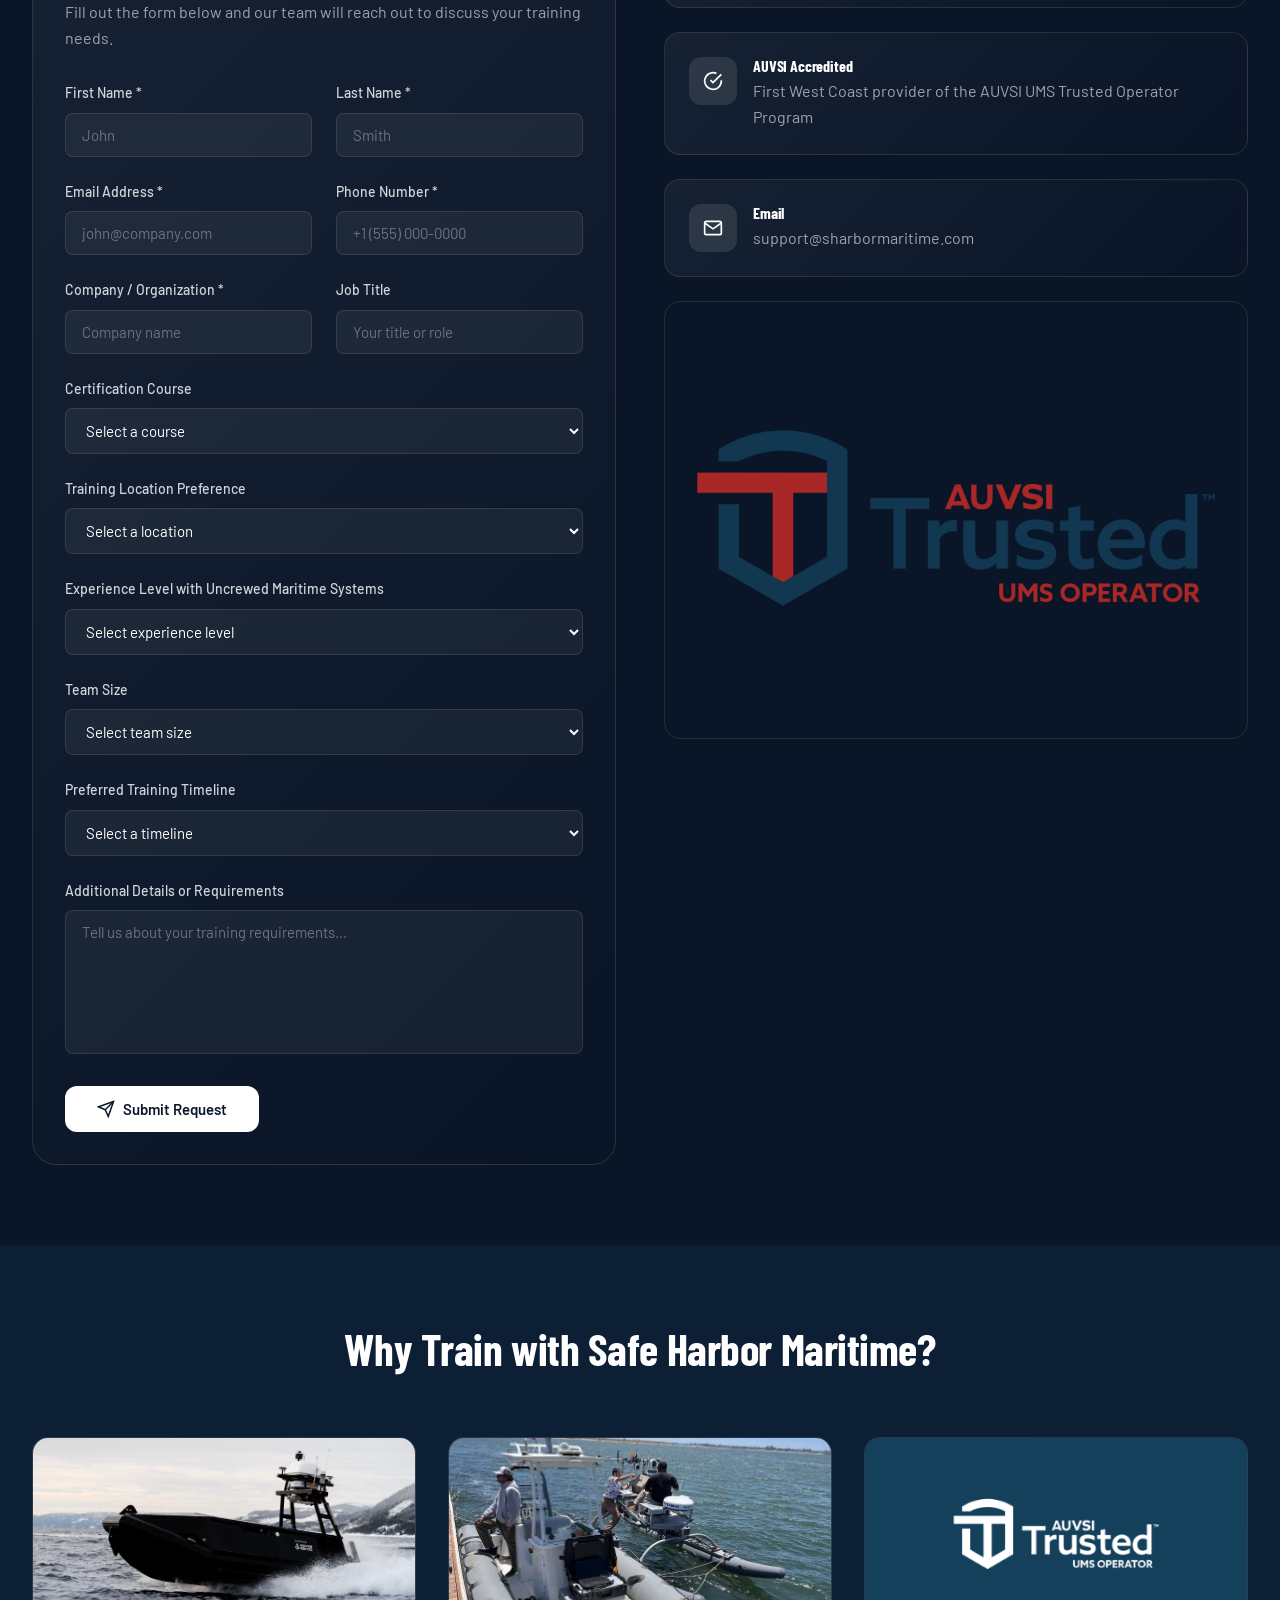
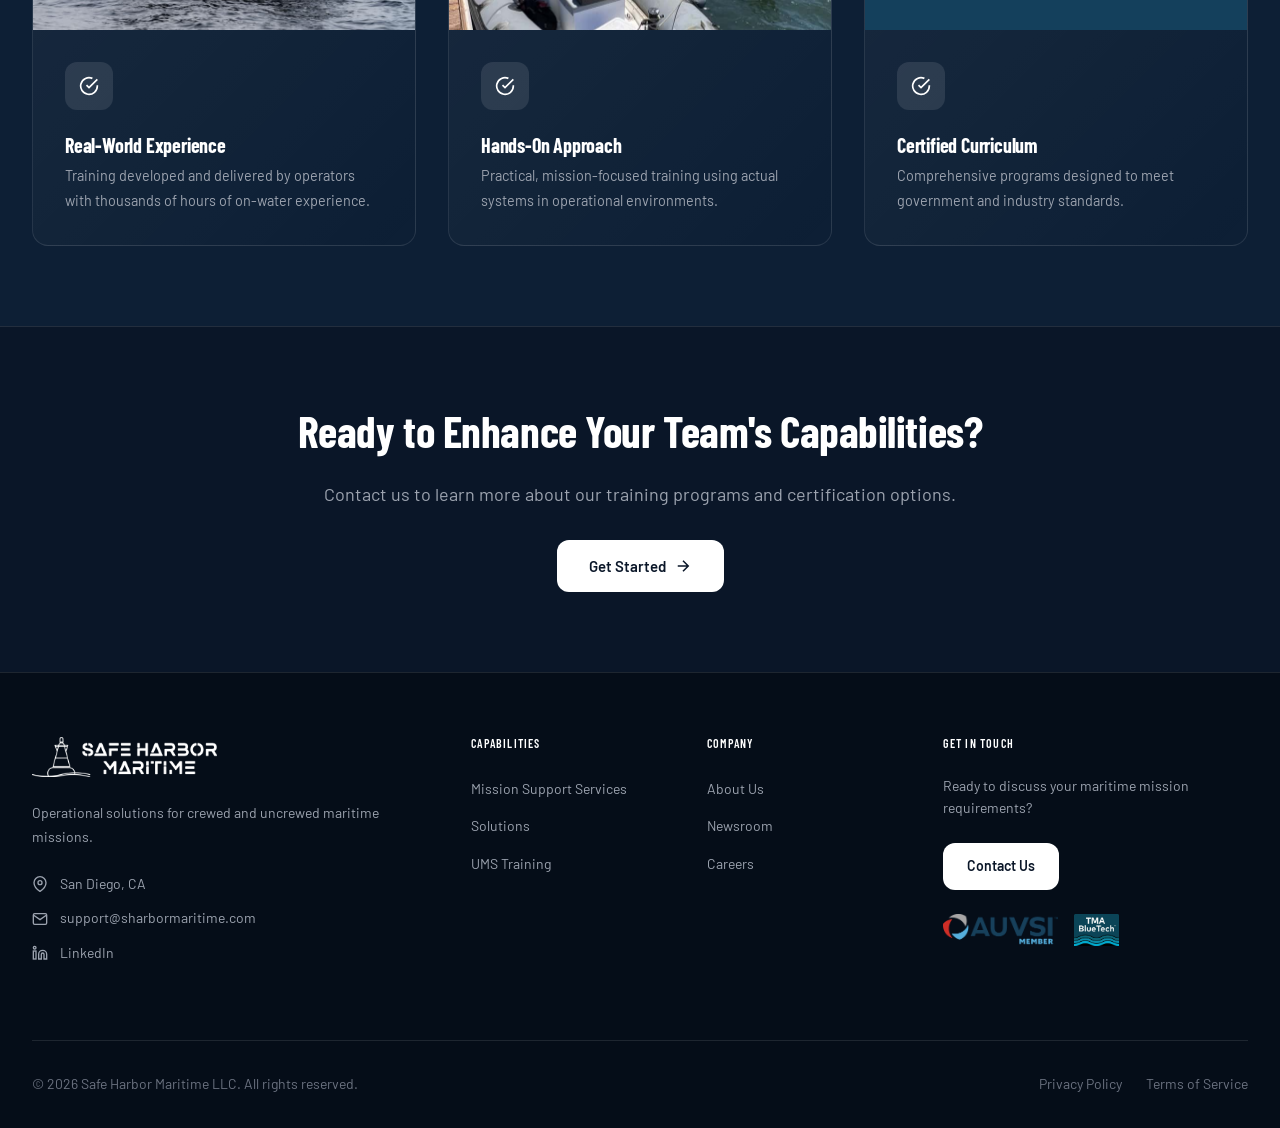
<file: training.html>
<!DOCTYPE html>
<html lang="en">
<head>
  <meta charset="UTF-8" />
  <meta name="viewport" content="width=device-width, initial-scale=1.0" />
  <title>UMS Training — Safe Harbor Maritime</title>
  <meta name="description" content="Safe Harbor Maritime is the first West Coast provider of AUVSI-accredited UMS Trusted Operator Program. Foundational through advanced BVLOS USV and UUV operator training." />
  <meta property="og:title" content="UMS Training — Safe Harbor Maritime" />
  <meta property="og:image" content="https://sharbormaritime.com/img/speedyBoat.jpg" />
  <meta property="og:type" content="website" />
  <meta property="og:url" content="https://www.safeharbormaritime.com/training.html" />
  <link rel="canonical" href="https://www.safeharbormaritime.com/training.html" />
  <link rel="stylesheet" href="css/styles.css" />
  <style>
    .why-card { overflow: hidden; border-radius: 1rem; }
    .why-card__img { height: 12rem; overflow: hidden; }
    .why-card__img img { width: 100%; height: 100%; object-fit: cover; }
    .why-card__body { padding: 2rem; }
    .why-card__icon { width: 3rem; height: 3rem; background: rgba(255,255,255,0.1); border-radius: .75rem; display: flex; align-items: center; justify-content: center; margin-bottom: 1.5rem; }
    .why-card__icon svg { width: 1.25rem; height: 1.25rem; }
  </style>
</head>
<body>

<nav class="nav" aria-label="Main navigation">
  <div class="nav__inner">
    <a href="index.html" class="nav__logo"><img src="img/SafeHarborLogo.png" alt="Safe Harbor Maritime" /></a>
    <ul class="nav__links" role="list">
      <li><a href="index.html">Home</a></li>
      <li class="nav__item"><a href="mission-support.html">Mission Support Services <svg class="nav__chevron" xmlns="http://www.w3.org/2000/svg" viewBox="0 0 24 24" fill="none" stroke="currentColor" stroke-width="2"><path d="M6 9l6 6 6-6"/></svg></a><div class="nav__dropdown"><a href="mission-support.html#agile-manning">Agile Manning</a><a href="mission-support.html#support-vessels">Support Vessels</a><a href="mission-support.html#technical-services">Technical Services</a><a href="mission-support.html#operational-logistics">Operational Logistics</a></div></li>
      <li class="nav__item"><a href="solutions.html">Solutions <svg class="nav__chevron" xmlns="http://www.w3.org/2000/svg" viewBox="0 0 24 24" fill="none" stroke="currentColor" stroke-width="2"><path d="M6 9l6 6 6-6"/></svg></a><div class="nav__dropdown"><a href="solutions.html#rapid-deploy-uxs">Rapid-Deploy Uncrewed Systems</a><a href="solutions.html#scalable-maritime-security">Scalable Maritime Security</a></div></li>
      <li class="nav__item"><a href="training.html" class="active">UMS Training <svg class="nav__chevron" xmlns="http://www.w3.org/2000/svg" viewBox="0 0 24 24" fill="none" stroke="currentColor" stroke-width="2"><path d="M6 9l6 6 6-6"/></svg></a><div class="nav__dropdown"><a href="#routine-ums-operations">Routine UMS Operations</a><a href="#advanced-bvlos-usv">Advanced &amp; BVLOS USV Operations</a><a href="#advanced-bvlos-uuv">Advanced &amp; BVLOS UUV Operations</a></div></li>
      <li class="nav__item"><a href="about.html">Company <svg class="nav__chevron" xmlns="http://www.w3.org/2000/svg" viewBox="0 0 24 24" fill="none" stroke="currentColor" stroke-width="2"><path d="M6 9l6 6 6-6"/></svg></a><div class="nav__dropdown"><a href="about.html">About Us</a><a href="newsroom.html">Newsroom</a><a href="careers.html">Careers</a></div></li>
      <li><a href="contact.html">Contact</a></li>
    </ul>
    <button class="nav__hamburger" aria-label="Toggle menu"><span></span><span></span><span></span></button>
  </div>
  <div class="nav__mobile">
    <a href="index.html">Home</a>
    <details class="nav__mobile-group"><summary>Mission Support Services <svg style="width:1rem;height:1rem;" xmlns="http://www.w3.org/2000/svg" viewBox="0 0 24 24" fill="none" stroke="currentColor" stroke-width="2"><path d="M6 9l6 6 6-6"/></svg></summary><div class="nav__mobile-sub"><a href="mission-support.html">Mission Support Overview</a><a href="mission-support.html#agile-manning">Agile Manning</a><a href="mission-support.html#support-vessels">Support Vessels</a><a href="mission-support.html#technical-services">Technical Services</a><a href="mission-support.html#operational-logistics">Operational Logistics</a></div></details>
    <details class="nav__mobile-group"><summary>Solutions <svg style="width:1rem;height:1rem;" xmlns="http://www.w3.org/2000/svg" viewBox="0 0 24 24" fill="none" stroke="currentColor" stroke-width="2"><path d="M6 9l6 6 6-6"/></svg></summary><div class="nav__mobile-sub"><a href="solutions.html">Solutions Overview</a><a href="solutions.html#rapid-deploy-uxs">Rapid-Deploy Uncrewed Systems</a><a href="solutions.html#scalable-maritime-security">Scalable Maritime Security</a></div></details>
    <details class="nav__mobile-group"><summary>UMS Training <svg style="width:1rem;height:1rem;" xmlns="http://www.w3.org/2000/svg" viewBox="0 0 24 24" fill="none" stroke="currentColor" stroke-width="2"><path d="M6 9l6 6 6-6"/></svg></summary><div class="nav__mobile-sub"><a href="training.html">Training Overview</a><a href="training.html#routine-ums-operations">Routine UMS Operations</a><a href="training.html#advanced-bvlos-usv">Advanced &amp; BVLOS USV</a><a href="training.html#advanced-bvlos-uuv">Advanced &amp; BVLOS UUV</a></div></details>
    <details class="nav__mobile-group"><summary>Company <svg style="width:1rem;height:1rem;" xmlns="http://www.w3.org/2000/svg" viewBox="0 0 24 24" fill="none" stroke="currentColor" stroke-width="2"><path d="M6 9l6 6 6-6"/></svg></summary><div class="nav__mobile-sub"><a href="about.html">Company Overview</a><a href="about.html">About Us</a><a href="newsroom.html">Newsroom</a><a href="careers.html">Careers</a></div></details>
    <a href="contact.html">Contact</a>
  </div>
</nav>

<header class="page-hero">
  <div class="page-hero__bg"><img src="img/DockedBoats.jpg" alt="" aria-hidden="true" /></div>
  <div class="page-hero__overlay"></div>
  <div class="container">
    <div class="page-hero__content">
      <span class="label label--light">Training Programs</span>
      <h1>UMS Training</h1>
      <p style="margin-top:1.5rem;font-size:1.0625rem;color:var(--gray-300);line-height:1.8;">Serving on the AUVSI subcommittee responsible for developing the curriculum and safety standards for uncrewed maritime operations. Safe Harbor Maritime is the first West Coast provider of AUVSI-accredited UMS Trusted Operator Program. Leveraging our extensive real-world experience operating and deploying UMS platforms, our training delivers practical, hands-on instruction aligned with industry-recognized standards.</p>
    </div>
  </div>
</header>

<!-- TRAINING PROGRAMS -->
<section class="section">
  <div class="container">
    <div style="display:flex;flex-direction:column;gap:3rem;">

      <!-- Program 1 -->
      <article id="routine-ums-operations" class="card training-card fade-in">
        <div>
          <div class="training-icon icon-blue">
            <svg xmlns="http://www.w3.org/2000/svg" viewBox="0 0 24 24" fill="none" stroke="currentColor" stroke-width="2"><path d="M22 10v6M2 10l10-5 10 5-10 5z"/><path d="M6 12v5c3 3 9 3 12 0v-5"/></svg>
          </div>
          <span class="training-level">Foundational</span>
        </div>
        <div>
          <h3 style="font-size:1.5rem;margin-bottom:1rem;">Routine UMS Operations</h3>
          <p class="text-muted" style="line-height:1.7;">Training for day-to-day uncrewed maritime system operations, safety procedures, and mission execution.</p>
        </div>
        <div>
          <h4 style="font-size:.75rem;font-weight:600;text-transform:uppercase;letter-spacing:.1em;margin-bottom:1rem;">Key Topics</h4>
          <ul class="features-list">
            <li>System familiarization and operation</li>
            <li>Safety protocols and procedures</li>
            <li>Mission planning fundamentals</li>
            <li>Emergency response training</li>
          </ul>
        </div>
        <div style="display:flex;align-items:center;">
          <img src="img/trustedAuvsi.png" alt="AUVSI Trusted UMS Operator" style="height:3rem;width:auto;opacity:.8;" />
        </div>
      </article>

      <!-- Program 2 -->
      <article id="advanced-bvlos-usv" class="card training-card fade-in">
        <div>
          <div class="training-icon icon-cyan">
            <svg xmlns="http://www.w3.org/2000/svg" viewBox="0 0 24 24" fill="none" stroke="currentColor" stroke-width="2"><polygon points="3 11 22 2 13 21 11 13 3 11"/></svg>
          </div>
          <span class="training-level">Advanced</span>
        </div>
        <div>
          <h3 style="font-size:1.5rem;margin-bottom:1rem;">Advanced &amp; BVLOS USV Operations</h3>
          <p class="text-muted" style="line-height:1.7;">Advanced training focused on long-range, autonomous, and Beyond Visual Line of Sight surface vessel operations.</p>
        </div>
        <div>
          <h4 style="font-size:.75rem;font-weight:600;text-transform:uppercase;letter-spacing:.1em;margin-bottom:1rem;">Key Topics</h4>
          <ul class="features-list">
            <li>BVLOS operational protocols</li>
            <li>Long-range mission planning</li>
            <li>Autonomous system management</li>
            <li>Complex environmental operations</li>
          </ul>
        </div>
        <div style="display:flex;align-items:center;">
          <img src="img/trustedAuvsi.png" alt="AUVSI Trusted UMS Operator" style="height:3rem;width:auto;opacity:.8;" />
        </div>
      </article>

      <!-- Program 3 -->
      <article id="advanced-bvlos-uuv" class="card training-card fade-in">
        <div>
          <div class="training-icon icon-teal">
            <svg xmlns="http://www.w3.org/2000/svg" viewBox="0 0 24 24" fill="none" stroke="currentColor" stroke-width="2"><path d="M2 12h20M2 12c0-5 4-9 10-9s10 4 10 9M2 12c0 5 4 9 10 9s10-4 10-9M12 3c2.5 2.5 4 5.5 4 9s-1.5 6.5-4 9M12 3C9.5 5.5 8 8.5 8 12s1.5 6.5 4 9"/></svg>
          </div>
          <span class="training-level">Advanced</span>
        </div>
        <div>
          <h3 style="font-size:1.5rem;margin-bottom:1rem;">Advanced &amp; BVLOS UUV Operations</h3>
          <p class="text-muted" style="line-height:1.7;">Advanced subsurface training covering autonomous missions, extended endurance operations, and complex underwater environments.</p>
        </div>
        <div>
          <h4 style="font-size:.75rem;font-weight:600;text-transform:uppercase;letter-spacing:.1em;margin-bottom:1rem;">Key Topics</h4>
          <ul class="features-list">
            <li>Underwater navigation systems</li>
            <li>Extended endurance missions</li>
            <li>Subsea sensor operations</li>
            <li>Deep water operational protocols</li>
          </ul>
        </div>
        <div style="display:flex;align-items:center;">
          <img src="img/trustedAuvsi.png" alt="AUVSI Trusted UMS Operator" style="height:3rem;width:auto;opacity:.8;" />
        </div>
      </article>

    </div>
  </div>
</section>

<!-- TRAINING INQUIRY FORM -->
<section class="section border-top" id="training-inquiry" style="padding-top:3rem;padding-bottom:5rem;">
  <div class="container">
    <div class="grid-2-lg" style="align-items:start;gap:3rem;">

      <div class="contact-form fade-in">
        <h2 style="margin-bottom:0.5rem;">Request Training</h2>
        <p class="text-muted" style="margin-bottom:2rem;">Fill out the form below and our team will reach out to discuss your training needs.</p>
        <form id="training-form" novalidate>
          <div class="form-row">
            <div class="form-group">
              <label for="t-firstname">First Name <span aria-hidden="true">*</span></label>
              <input type="text" id="t-firstname" name="firstname" placeholder="John" required autocomplete="given-name" />
            </div>
            <div class="form-group">
              <label for="t-lastname">Last Name <span aria-hidden="true">*</span></label>
              <input type="text" id="t-lastname" name="lastname" placeholder="Smith" required autocomplete="family-name" />
            </div>
            <div class="form-group">
              <label for="t-email">Email Address <span aria-hidden="true">*</span></label>
              <input type="email" id="t-email" name="email" placeholder="john@company.com" required autocomplete="email" />
            </div>
            <div class="form-group">
              <label for="t-phone">Phone Number <span aria-hidden="true">*</span></label>
              <input type="tel" id="t-phone" name="phone" placeholder="+1 (555) 000-0000" required autocomplete="tel" />
            </div>
            <div class="form-group">
              <label for="t-company">Company / Organization <span aria-hidden="true">*</span></label>
              <input type="text" id="t-company" name="name" placeholder="Company name" required autocomplete="organization" />
            </div>
            <div class="form-group">
              <label for="t-jobtitle">Job Title</label>
              <input type="text" id="t-jobtitle" name="jobtitle" placeholder="Your title or role" autocomplete="organization-title" />
            </div>
          </div>
          <div class="form-group" style="margin-bottom:1.5rem;">
            <label for="t-course">Certification Course</label>
            <select id="t-course" name="certification_course">
              <option value="">Select a course</option>
              <option value="routine_ums_operations_certification">Routine UMS Operations Certification</option>
              <option value="advanced_bvlos_usv_certification">Advanced &amp; BVLOS USV Certification</option>
              <option value="advanced_bvlos_uuv_certification">Advanced &amp; BVLOS UUV Certification</option>
            </select>
          </div>
          <div class="form-group" style="margin-bottom:1.5rem;">
            <label for="t-location">Training Location Preference</label>
            <select id="t-location" name="training_location_preference">
              <option value="">Select a location</option>
              <option value="safe_harbor_maritime_facility_san_diego">Safe Harbor Maritime facility (San Diego)</option>
              <option value="our_facility_on_site">Our facility / on-site</option>
              <option value="open_to_either">Open to either</option>
            </select>
          </div>
          <div class="form-group" style="margin-bottom:1.5rem;">
            <label for="t-experience">Experience Level with Uncrewed Maritime Systems</label>
            <select id="t-experience" name="experience_level_with_uncrewed_maritime_systems">
              <option value="">Select experience level</option>
              <option value="no_prior_ums_experience">No prior UMS experience</option>
              <option value="some_familiarity_with_ums_platforms">Some familiarity with UMS platforms</option>
              <option value="experienced_operator_seeking_advanced_bvlos_certification">Experienced operator seeking advanced/BVLOS certification</option>
            </select>
          </div>
          <div class="form-group" style="margin-bottom:1.5rem;">
            <label for="t-teamsize">Team Size</label>
            <select id="t-teamsize" name="team_size">
              <option value="">Select team size</option>
              <option value="individual">Individual</option>
              <option value="2_5">2–5</option>
              <option value="6_10">6–10</option>
              <option value="11_20">11–20</option>
              <option value="20_plus">20+</option>
            </select>
          </div>
          <div class="form-group" style="margin-bottom:1.5rem;">
            <label for="t-timeline">Preferred Training Timeline</label>
            <select id="t-timeline" name="preferred_training_timeline">
              <option value="">Select a timeline</option>
              <option value="within_30_days">Within 30 Days</option>
              <option value="1_3_months">1–3 Months</option>
              <option value="3_6_months">3–6 Months</option>
              <option value="flexible_tbd">Flexible / TBD</option>
            </select>
          </div>
          <div class="form-group" style="margin-bottom:2rem;">
            <label for="t-message">Additional Details or Requirements</label>
            <textarea id="t-message" name="additional_details_or_requirements" placeholder="Tell us about your training requirements..." rows="6"></textarea>
          </div>
          <button type="submit" class="btn btn-primary">
            <svg xmlns="http://www.w3.org/2000/svg" viewBox="0 0 24 24" fill="none" stroke="currentColor" stroke-width="2"><line x1="22" y1="2" x2="11" y2="13"/><polygon points="22 2 15 22 11 13 2 9 22 2"/></svg>
            Submit Request
          </button>
        </form>

        <div id="training-success" style="display:none;text-align:center;padding:3rem 2rem;">
          <div style="width:5rem;height:5rem;margin:0 auto 1.5rem;background:rgba(255,255,255,0.1);border-radius:50%;display:flex;align-items:center;justify-content:center;">
            <svg xmlns="http://www.w3.org/2000/svg" viewBox="0 0 24 24" fill="none" stroke="currentColor" stroke-width="2" style="width:2.5rem;height:2.5rem;"><path d="M22 11.08V12a10 10 0 1 1-5.93-9.14"/><polyline points="22 4 12 14.01 9 11.01"/></svg>
          </div>
          <h3 style="font-size:1.5rem;margin-bottom:1rem;">Request Submitted</h3>
          <p class="text-muted">Thank you for your interest. Our training team will be in touch shortly.</p>
        </div>
      </div>

      <!-- Side info -->
      <div class="fade-in" style="display:flex;flex-direction:column;gap:1.5rem;">
        <article class="card" style="padding:1.5rem;">
          <div style="display:flex;align-items:flex-start;gap:1rem;">
            <div class="card-icon" style="margin:0;flex-shrink:0;width:3rem;height:3rem;">
              <svg xmlns="http://www.w3.org/2000/svg" viewBox="0 0 24 24" fill="none" stroke="currentColor" stroke-width="2" style="width:1.25rem;height:1.25rem;"><path d="M21 10c0 7-9 13-9 13s-9-6-9-13a9 9 0 0 1 18 0z"/><circle cx="12" cy="10" r="3"/></svg>
            </div>
            <div>
              <h3 style="font-size:1rem;">Training Location</h3>
              <p class="text-muted" style="margin-top:.25rem;">San Diego, CA — or on-site at your facility</p>
            </div>
          </div>
        </article>
        <article class="card" style="padding:1.5rem;">
          <div style="display:flex;align-items:flex-start;gap:1rem;">
            <div class="card-icon" style="margin:0;flex-shrink:0;width:3rem;height:3rem;">
              <svg xmlns="http://www.w3.org/2000/svg" viewBox="0 0 24 24" fill="none" stroke="currentColor" stroke-width="2" style="width:1.25rem;height:1.25rem;"><path d="M22 11.08V12a10 10 0 1 1-5.93-9.14"/><polyline points="22 4 12 14.01 9 11.01"/></svg>
            </div>
            <div>
              <h3 style="font-size:1rem;">AUVSI Accredited</h3>
              <p class="text-muted" style="margin-top:.25rem;">First West Coast provider of the AUVSI UMS Trusted Operator Program</p>
            </div>
          </div>
        </article>
        <article class="card" style="padding:1.5rem;">
          <div style="display:flex;align-items:flex-start;gap:1rem;">
            <div class="card-icon" style="margin:0;flex-shrink:0;width:3rem;height:3rem;">
              <svg xmlns="http://www.w3.org/2000/svg" viewBox="0 0 24 24" fill="none" stroke="currentColor" stroke-width="2" style="width:1.25rem;height:1.25rem;"><path d="M4 4h16c1.1 0 2 .9 2 2v12c0 1.1-.9 2-2 2H4c-1.1 0-2-.9-2-2V6c0-1.1.9-2 2-2z"/><polyline points="22,6 12,13 2,6"/></svg>
            </div>
            <div>
              <h3 style="font-size:1rem;">Email</h3>
              <a href="mailto:support@sharbormaritime.com" class="text-muted" style="margin-top:.25rem;display:block;transition:color .2s;" onmouseover="this.style.color='#fff'" onmouseout="this.style.color=''">support@sharbormaritime.com</a>
            </div>
          </div>
        </article>
        <div style="border-radius:1rem;overflow:hidden;border:1px solid var(--border);aspect-ratio:4/3;">
          <img src="img/trustedAuvsi.png" alt="AUVSI Trusted Operator Program" style="width:100%;height:100%;object-fit:contain;padding:2rem;opacity:.8;" />
        </div>
      </div>

    </div>
  </div>
</section>

<!-- WHY TRAIN -->
<section class="section section--alt" aria-labelledby="why-heading">
  <div class="container">
    <h2 id="why-heading" class="text-center fade-in" style="margin-bottom:4rem;">Why Train with Safe Harbor Maritime?</h2>
    <div class="grid-3">
      <article class="card why-card fade-in">
        <div class="why-card__img"><img src="img/speedyBoat.jpg" alt="Real-World Experience" /></div>
        <div class="why-card__body">
          <div class="why-card__icon"><svg xmlns="http://www.w3.org/2000/svg" viewBox="0 0 24 24" fill="none" stroke="currentColor" stroke-width="2"><path d="M22 11.08V12a10 10 0 1 1-5.93-9.14"/><polyline points="22 4 12 14.01 9 11.01"/></svg></div>
          <h3>Real-World Experience</h3>
          <p class="text-muted" style="margin-top:.5rem;font-size:.9rem;line-height:1.7;">Training developed and delivered by operators with thousands of hours of on-water experience.</p>
        </div>
      </article>
      <article class="card why-card fade-in">
        <div class="why-card__img"><img src="img/handsOn.jpg" alt="Hands-On Approach" /></div>
        <div class="why-card__body">
          <div class="why-card__icon"><svg xmlns="http://www.w3.org/2000/svg" viewBox="0 0 24 24" fill="none" stroke="currentColor" stroke-width="2"><path d="M22 11.08V12a10 10 0 1 1-5.93-9.14"/><polyline points="22 4 12 14.01 9 11.01"/></svg></div>
          <h3>Hands-On Approach</h3>
          <p class="text-muted" style="margin-top:.5rem;font-size:.9rem;line-height:1.7;">Practical, mission-focused training using actual systems in operational environments.</p>
        </div>
      </article>
      <article class="card why-card fade-in">
        <div class="why-card__img"><img src="img/auvsiTrusted.png" alt="Certified Curriculum" /></div>
        <div class="why-card__body">
          <div class="why-card__icon"><svg xmlns="http://www.w3.org/2000/svg" viewBox="0 0 24 24" fill="none" stroke="currentColor" stroke-width="2"><path d="M22 11.08V12a10 10 0 1 1-5.93-9.14"/><polyline points="22 4 12 14.01 9 11.01"/></svg></div>
          <h3>Certified Curriculum</h3>
          <p class="text-muted" style="margin-top:.5rem;font-size:.9rem;line-height:1.7;">Comprehensive programs designed to meet government and industry standards.</p>
        </div>
      </article>
    </div>
  </div>
</section>

<!-- CTA -->
<section class="cta-section">
  <div class="container">
    <h2>Ready to Enhance Your Team's Capabilities?</h2>
    <p>Contact us to learn more about our training programs and certification options.</p>
    <a href="contact.html" class="btn btn-primary">Get Started <svg xmlns="http://www.w3.org/2000/svg" viewBox="0 0 24 24" fill="none" stroke="currentColor" stroke-width="2"><path d="M5 12h14M12 5l7 7-7 7"/></svg></a>
  </div>
</section>

<footer>
  <div class="container">
    <div class="footer-grid">
      <div class="footer-brand"><img src="img/SafeHarborLogo.png" alt="Safe Harbor Maritime" /><p>Operational solutions for crewed and uncrewed maritime missions.</p><div class="footer-contact-item"><svg xmlns="http://www.w3.org/2000/svg" viewBox="0 0 24 24" fill="none" stroke="currentColor" stroke-width="2"><path d="M21 10c0 7-9 13-9 13s-9-6-9-13a9 9 0 0 1 18 0z"/><circle cx="12" cy="10" r="3"/></svg><span>San Diego, CA</span></div><div class="footer-contact-item"><svg xmlns="http://www.w3.org/2000/svg" viewBox="0 0 24 24" fill="none" stroke="currentColor" stroke-width="2"><path d="M4 4h16c1.1 0 2 .9 2 2v12c0 1.1-.9 2-2 2H4c-1.1 0-2-.9-2-2V6c0-1.1.9-2 2-2z"/><polyline points="22,6 12,13 2,6"/></svg><a href="mailto:support@sharbormaritime.com">support@sharbormaritime.com</a></div><div class="footer-contact-item"><svg xmlns="http://www.w3.org/2000/svg" viewBox="0 0 24 24" fill="none" stroke="currentColor" stroke-width="2"><path d="M16 8a6 6 0 0 1 6 6v7h-4v-7a2 2 0 0 0-2-2 2 2 0 0 0-2 2v7h-4v-7a6 6 0 0 1 6-6z"/><rect x="2" y="9" width="4" height="12"/><circle cx="4" cy="4" r="2"/></svg><a href="https://www.linkedin.com/company/safeharbormaritime" target="_blank" rel="noopener noreferrer">LinkedIn</a></div></div>
      <nav class="footer-links"><h4>Capabilities</h4><ul><li><a href="mission-support.html">Mission Support Services</a></li><li><a href="solutions.html">Solutions</a></li><li><a href="training.html">UMS Training</a></li></ul></nav>
      <nav class="footer-links"><h4>Company</h4><ul><li><a href="about.html">About Us</a></li><li><a href="newsroom.html">Newsroom</a></li><li><a href="careers.html">Careers</a></li></ul></nav>
      <div class="footer-cta"><h4>Get In Touch</h4><p>Ready to discuss your maritime mission requirements?</p><a href="contact.html" class="btn btn-primary" style="font-size:.875rem;padding:.75rem 1.5rem;">Contact Us</a><div class="footer-logos"><img src="img/auvsi.png" alt="AUVSI Member" /><img src="img/tma.png" alt="TMA BlueTech" /></div></div>
    </div>
    <div class="footer-bottom"><p>&copy; <span id="year"></span> Safe Harbor Maritime LLC. All rights reserved.</p><div class="footer-bottom-links"><a href="#">Privacy Policy</a><a href="#">Terms of Service</a></div></div>
  </div>
</footer>

<script src="js/shared.js"></script>
<script>
  document.getElementById('year').textContent = new Date().getFullYear();

  document.getElementById('training-form').addEventListener('submit', async function(e) {
    e.preventDefault();
    const form = e.target;
    const btn = form.querySelector('button[type="submit"]');
    btn.textContent = 'Sending...';
    btn.disabled = true;

    try {
      const res = await fetch('https://api.hsforms.com/submissions/v3/integration/submit/245110435/586a5730-5dfa-42fd-b13a-746fcd528e78', {
        method: 'POST',
        headers: { 'Content-Type': 'application/json' },
        body: JSON.stringify({
          fields: [
            { name: 'firstname',                                    value: form.querySelector('[name="firstname"]').value },
            { name: 'lastname',                                     value: form.querySelector('[name="lastname"]').value },
            { name: 'email',                                        value: form.querySelector('[name="email"]').value },
            { name: 'phone',                                        value: form.querySelector('[name="phone"]').value },
            { name: 'name',                                         value: form.querySelector('[name="name"]').value },
            { name: 'jobtitle',                                     value: form.querySelector('[name="jobtitle"]').value },
            { name: 'certification_course',                         value: form.querySelector('[name="certification_course"]').value },
            { name: 'training_location_preference',                 value: form.querySelector('[name="training_location_preference"]').value },
            { name: 'experience_level_with_uncrewed_maritime_systems', value: form.querySelector('[name="experience_level_with_uncrewed_maritime_systems"]').value },
            { name: 'team_size',                                    value: form.querySelector('[name="team_size"]').value },
            { name: 'preferred_training_timeline',                  value: form.querySelector('[name="preferred_training_timeline"]').value },
            { name: 'additional_details_or_requirements',           value: form.querySelector('[name="additional_details_or_requirements"]').value }
          ]
        })
      });

      if (res.ok) {
        form.style.display = 'none';
        document.getElementById('training-success').style.display = 'block';
      } else {
        const err = await res.json();
        console.error('HubSpot error:', err);
        btn.textContent = 'Submit Request';
        btn.disabled = false;
        alert('Something went wrong. Please try again.');
      }
    } catch (err) {
      console.error(err);
      btn.textContent = 'Submit Request';
      btn.disabled = false;
      alert('Something went wrong. Please try again.');
    }
  });
</script>
</body>
</html>
</file>
<file: css/styles.css>
/* =========================================
   Safe Harbor Maritime — Shared Stylesheet
   ========================================= */

@import url('https://fonts.googleapis.com/css2?family=Barlow:wght@300;400;500;600;700;800&family=Barlow+Condensed:wght@600;700;800&display=swap');

:root {
  --navy: #0A1628;
  --navy-mid: #0D1F35;
  --navy-deep: #050D18;
  --navy-blue: #1E3A5F;
  --white: #ffffff;
  --gray-300: #d1d5db;
  --gray-400: #9ca3af;
  --gray-500: #6b7280;
  --border: rgba(255,255,255,0.1);
  --border-hover: rgba(255,255,255,0.3);
}

*, *::before, *::after { box-sizing: border-box; margin: 0; padding: 0; }

html { scroll-behavior: smooth; }

body {
  font-family: 'Barlow', sans-serif;
  background: var(--navy);
  color: var(--white);
  line-height: 1.6;
  -webkit-font-smoothing: antialiased;
}

body.menu-open {
  overflow: hidden;
  position: fixed;
  width: 100%;
}


img { max-width: 100%; display: block; }
a { color: inherit; text-decoration: none; }

/* ---- UTILITIES ---- */
.container { max-width: 1280px; margin: 0 auto; padding: 0 1.5rem; }
@media (min-width: 1024px) { .container { padding: 0 2rem; } }

.section { padding: 5rem 0; }
.section--alt { background: var(--navy-mid); }
.section--deep { background: var(--navy-deep); }
.border-top { border-top: 1px solid var(--border); }
.border-bottom { border-bottom: 1px solid var(--border); }

.label {
  display: block;
  font-size: 0.75rem;
  font-weight: 600;
  text-transform: uppercase;
  letter-spacing: 0.1em;
  color: var(--gray-400);
  margin-bottom: 1rem;
}
.label--light { color: var(--white); }

h1, h2, h3, h4 {
  font-family: 'Barlow Condensed', sans-serif;
  line-height: 1.1;
  letter-spacing: -0.01em;
}

h1 { font-size: clamp(2.5rem, 6vw, 4rem); font-weight: 700; }
h2 { font-size: clamp(1.75rem, 4vw, 2.75rem); font-weight: 700; }
h3 { font-size: 1.25rem; font-weight: 700; }

.text-gray { color: var(--gray-300); }
.text-muted { color: var(--gray-400); }
.text-center { text-align: center; }

/* ---- BUTTONS ---- */
.btn {
  display: inline-flex;
  align-items: center;
  gap: 0.5rem;
  padding: .875rem 2rem;
  border-radius: 0.75rem;
  font-family: 'Barlow', sans-serif;
  font-size: 0.9375rem;
  font-weight: 600;
  cursor: pointer;
  border: none;
  transition: all 0.25s ease;
  white-space: nowrap;
}
.btn-primary { background: var(--white); color: var(--navy); }
.btn-primary:hover { background: #e5e7eb; box-shadow: 0 20px 40px rgba(255,255,255,0.15); }
.btn-ghost { background: rgba(255,255,255,0.05); color: var(--white); border: 1px solid var(--border); }
.btn-ghost:hover { background: rgba(255,255,255,0.1); }

.btn svg { width: 1.125rem; height: 1.125rem; }

/* ---- CARDS ---- */
.card {
  background: linear-gradient(135deg, rgba(255,255,255,0.05) 0%, transparent 100%);
  border: 1px solid var(--border);
  border-radius: 1rem;
  transition: border-color 0.4s ease;
}
.card:hover, a:hover .card {
  border-color: var(--border-hover);
  background: linear-gradient(135deg, rgba(255,255,255,0.12) 0%, rgba(255,255,255,0.03) 100%);
  box-shadow: 0 8px 32px rgba(255,255,255,0.05), inset 0 1px 0 rgba(255,255,255,0.15);
}

.card-icon {
  width: 3.5rem;
  height: 3.5rem;
  background: rgba(255,255,255,0.1);
  border-radius: 0.75rem;
  display: flex;
  align-items: center;
  justify-content: center;
  margin-bottom: 1.5rem;
  flex-shrink: 0;
}
.card-icon svg { width: 1.5rem; height: 1.5rem; color: var(--white); }

/* ---- NAV ---- */
.nav {
  position: fixed;
  top: 0; left: 0; right: 0;
  z-index: 100;
  transition: background 0.4s ease, backdrop-filter 0.4s ease, box-shadow 0.4s ease;
}
.nav.scrolled {
  background: rgba(10,22,40,0.95);
  backdrop-filter: blur(20px);
  box-shadow: 0 4px 40px rgba(0,0,0,0.4);
}
.nav__inner {
  display: flex;
  align-items: center;
  justify-content: space-between;
  height: 5rem;
  max-width: 1280px;
  margin: 0 auto;
  padding: 0 1.5rem;
  padding-left: max(1.5rem, env(safe-area-inset-left));
  padding-right: max(1.5rem, env(safe-area-inset-right));
}
@media (min-width: 1024px) { .nav__inner { padding: 0 2rem; } }

.nav__logo img { height: 2.5rem; width: auto; }

.nav__links {
  display: none;
  align-items: center;
  gap: 0.25rem;
  list-style: none;
}
@media (min-width: 1024px) { .nav__links { display: flex; } }

.nav__links a {
  display: flex;
  align-items: center;
  gap: 0.25rem;
  padding: 0.5rem 1rem;
  font-size: 1rem;
  color: var(--gray-300);
  transition: color 0.2s;
  border-radius: 0.5rem;
  white-space: nowrap;
}
.nav__links a:hover { color: var(--white); }
.nav__links a.active { color: var(--white); }

/* Dropdown */
.nav__item { position: relative; }
.nav__dropdown {
  position: absolute;
  top: calc(100% + 0.25rem);
  left: 0;
  min-width: 15rem;
  background: rgba(10,22,40,0.97);
  backdrop-filter: blur(20px);
  border: 1px solid var(--border);
  border-radius: 0.75rem;
  overflow: hidden;
  box-shadow: 0 20px 40px rgba(0,0,0,0.4);
  opacity: 0;
  pointer-events: none;
  transform: translateY(0.5rem);
  transition: opacity 0.5s, 0.6s, transform 0.5s, 0.6s;
}
.nav__item:hover .nav__dropdown {
  opacity: 1;
  pointer-events: all;
  transform: translateY(0);
}
.nav__dropdown a {
  display: block;
  padding: 0.75rem 1rem;
  font-size: 1rem;
  color: var(--gray-300);
  border-radius: 0;
}
.nav__dropdown a:hover { background: rgba(255,255,255,0.05); color: var(--white); }

.nav__chevron {
  width: 0.875rem;
  height: 0.875rem;
  transition: transform 0.2s;
}
.nav__item:hover .nav__chevron { transform: rotate(180deg); }

.nav__hamburger {
  display: flex;
  flex-direction: column;
  gap: 5px;
  cursor: pointer;
  padding: 0.5rem;
  background: none;
  border: none;
  color: var(--white);
}
@media (min-width: 1024px) { .nav__hamburger { display: none; } }
.nav__hamburger span {
  display: block;
  width: 1.5rem;
  height: 2px;
  background: var(--white);
  border-radius: 2px;
  transition: all 0.3s;
}
.nav__hamburger.open span:nth-child(1) { transform: translateY(7px) rotate(45deg); }
.nav__hamburger.open span:nth-child(2) { opacity: 0; }
.nav__hamburger.open span:nth-child(3) { transform: translateY(-7px) rotate(-45deg); }

/* Mobile menu */
.nav__mobile {
  display: none;
  background: rgba(10,22,40,0.98);
  backdrop-filter: blur(20px);
  border-top: 1px solid var(--border);
  padding: 1rem 1.5rem 2rem;
}
.nav__mobile.open {
  display: block;
  max-height: calc(100vh - 5rem); /* 5rem = your nav height */
  overflow-y: auto;
  -webkit-overflow-scrolling: touch; /* smooth momentum scroll on iOS */
}

.nav__mobile a {
  display: block;
  padding: 0.75rem 1rem;
  color: var(--gray-300);
  font-size: 0.9375rem;
  border-radius: 0.5rem;
  transition: background 0.2s, color 0.2s;
}
.nav__mobile a:hover { background: rgba(255,255,255,0.05); color: var(--white); }
.nav__mobile-group summary {
  list-style: none;
  display: flex;
  justify-content: space-between;
  align-items: center;
  padding: 0.75rem 1rem;
  color: var(--gray-300);
  cursor: pointer;
  border-radius: 0.5rem;
  font-size: 0.9375rem;
  transition: background 0.2s, color 0.2s;
}
.nav__mobile-group summary::-webkit-details-marker { display: none; }
.nav__mobile-group[open] summary { color: var(--white); }
.nav__mobile-sub { padding-left: 1rem; border-left: 1px solid var(--border); margin-left: 1rem; }
.nav__mobile-sub a { font-size: 0.875rem; color: var(--gray-400); }

/* ---- HERO ---- */
.hero {
  position: relative;
  min-height: 100vh;
  display: flex;
  align-items: center;
  overflow: hidden;
}
.hero__bg {
  position: absolute;
  inset: 0;
  z-index: 0;
}
.hero__bg img {
  width: 100%; height: 100%;
  object-fit: cover;
  opacity: 0.2;
}
.hero__bg-video {
  position: absolute;
  inset: 0;
  z-index: 0;
  overflow: hidden;
}
.hero__bg-video iframe {
  position: absolute;
  top: 50%; left: 50%;
  width: 100vw;
  height: 100vh;
  min-width: 177.77vh;
  min-height: 56.25vw;
  transform: translate(-50%, -50%);
  pointer-events: none;
  opacity: 0;
  transition: opacity 0.5s ease;
}
.hero__bg-video iframe.ready {
  opacity: 1;
}
.hero__overlay {
  position: absolute;
  inset: 0;
}
.hero__overlay--lr { background: linear-gradient(to right, rgba(10,22,40,0.7), rgba(10,22,40,0.4), rgba(10,22,40,0.15)); }
.hero__overlay--tb { background: linear-gradient(to top, rgba(10,22,40,0.7), transparent); }
.hero__content {
  position: relative;
  z-index: 1;
  width: 100%;
  padding: 8rem 0 5rem;
}
.hero__badge {
  display: inline-flex;
  align-items: center;
  gap: 0.5rem;
  padding: 0.5rem 1rem;
  background: rgba(255,255,255,0.05);
  border: 1px solid rgba(255,255,255,0.1);
  border-radius: 9999px;
  font-size: 0.8125rem;
  font-weight: 500;
  margin-bottom: 2rem;
  backdrop-filter: blur(8px);
}
.hero__badge-dot {
  width: 0.5rem; height: 0.5rem;
  background: var(--white);
  border-radius: 50%;
  animation: pulse 2s infinite;
}
@keyframes pulse { 0%,100% { opacity: 1; } 50% { opacity: 0.4; } }

.hero__btns { display: flex; flex-wrap: wrap; gap: 0.75rem; margin-top: 2.5rem; }

.hero__scroll {
  position: absolute;
  bottom: 2rem;
  left: 50%;
  transform: translateX(-50%);
  z-index: 1;
  display: flex;
  flex-direction: column;
  align-items: center;
  gap: 0.5rem;
  color: var(--gray-500);
  font-size: 0.6875rem;
  text-transform: uppercase;
  letter-spacing: 0.15em;
}
.hero__scroll-track {
  width: 1.5rem; height: 2.5rem;
  border: 2px solid var(--gray-500);
  border-radius: 9999px;
  display: flex;
  justify-content: center;
  padding-top: 0.5rem;
}
.hero__scroll-dot {
  width: 0.25rem; height: 0.5rem;
  background: var(--gray-500);
  border-radius: 9999px;
  animation: scrollBounce 1.5s ease-in-out infinite;
}
@keyframes scrollBounce { 0%,100% { transform: translateY(0); } 50% { transform: translateY(0.5rem); } }

/* ---- PAGE HERO (inner pages) ---- */
.page-hero {
  position: relative;
  padding: 9rem 0 5rem;
  overflow: hidden;
}
.page-hero__bg {
  position: absolute;
  inset: 0;
}
.page-hero__bg img {
  width: 100%; height: 100%;
  object-fit: cover;
  opacity: 0.2;
}
.page-hero__overlay {
  position: absolute;
  inset: 0;
  background: linear-gradient(to right, var(--navy) 40%, rgba(10,22,40,0.7));
}
.page-hero__content { position: relative; z-index: 1; max-width: 48rem; }

/* ---- PARTNER LOGOS / MARQUEE ---- */
.marquee-section {
  padding: 4rem 0;
  background: var(--navy-mid);
  border-top: 1px solid var(--border);
  border-bottom: 1px solid var(--border);
  overflow: hidden;
}
.marquee-section p {
  text-align: center;
  font-size: .85rem;
  font-weight: 600;
  text-transform: uppercase;
  letter-spacing: 0.1em;
  color: var(--gray-400);
  margin-bottom: 2rem;
}
.marquee-track {
  display: flex;
  gap: 3rem;
  width: max-content;
  animation: marquee 40s linear infinite;
}
@keyframes marquee { from { transform: translateX(0); } to { transform: translateX(-50%); } }
.marquee-item {
  flex-shrink: 0;
  width: 14rem;
  height: 7rem;
  display: flex;
  align-items: center;
  justify-content: center;
  padding: 1.5rem;
}
.marquee-item img { max-width: 100%; max-height: 100%; object-fit: contain; opacity: 0.7; filter: brightness(0) invert(1); transition: opacity 0.3s; }
.marquee-item img:hover { opacity: 1; }
.marquee-wrap { position: relative; }
.marquee-fade-l {
  position: absolute; inset-y: 0; left: 0; width: 8rem;
  background: linear-gradient(to right, var(--navy-mid), transparent);
  pointer-events: none; z-index: 1;
}
.marquee-fade-r {
  position: absolute; inset-y: 0; right: 0; width: 8rem;
  background: linear-gradient(to left, var(--navy-mid), transparent);
  pointer-events: none; z-index: 1;
}

/* ---- HIGHLIGHTS GRID ---- */
.highlights-grid {
  display: grid;
  grid-template-columns: 1fr;
  gap: 1.5rem;
}

@media (min-width: 768px) { .highlights-grid { grid-template-columns: 1fr 1fr; } }
@media (min-width: 1024px) { .highlights-grid { grid-template-columns: repeat(4, 1fr); } }

.highlights-grid a {
  display: contents;
}
.highlight-card {
  padding: 2rem;
  position: relative;
  overflow: hidden;
}
.highlight-card__img {
  width: 100%;
  aspect-ratio: 16/9;
  border-radius: 0.5rem;
  overflow: hidden;
  background: rgba(255,255,255,0.05);
  margin-bottom: 1rem;
  display: flex;
  align-items: center;
  justify-content: center;
  padding: 0.75rem;
}
.highlight-card__img img { width: 100%; height: 100%; object-fit: cover; opacity: 0.8; }
.highlight-card__img--contain img { object-fit: contain; width: 75%; height: auto; }

/* ---- STATS ---- */
.stats-section {
  position: relative;
  padding: 8rem 0;
  overflow: hidden;
  transform: translateZ(0);
  -webkit-transform: translateZ(0);
}
.stats-section::before {
  content: '';
  position: absolute;
  inset: 0;
  background: linear-gradient(to bottom, var(--navy), var(--navy-mid), var(--navy));
}
.stats-section .container {
  position: relative;
  z-index: 1;
}
.stats-grid {
  display: grid;
  grid-template-columns: 1fr 1fr;
  gap: 1.5rem;
  position: relative;
}

@media (min-width: 1024px) { .stats-grid { grid-template-columns: repeat(4, 1fr); } }

.stat-card {
  text-align: center;
  padding: 2.5rem 2rem;
  min-height: 12rem;
  background: linear-gradient(135deg, rgba(30,58,95,0.5), var(--navy));
  border: 1px solid var(--border);
  border-radius: 1.5rem;
  display: flex;
  flex-direction: column;
  align-items: center;
  justify-content: center;
  transition: border-color 0.4s;
}
.stat-card:hover { border-color: var(--border-hover); }
.stat-number {
  font-family: 'Barlow Condensed', sans-serif;
  font-size: clamp(2.5rem, 5vw, 3.5rem);
  font-weight: 700;
  color: var(--white);
  margin-bottom: 0.5rem;
}
.stat-label { font-size: 1rem; font-weight: 600; color: var(--gray-300); }
.stat-sub { font-size: 0.875rem; color: var(--gray-400); }

/* ---- GRID HELPERS ---- */
.grid-2 { display: grid; grid-template-columns: 1fr; gap: 2rem; }
.grid-3 { display: grid; grid-template-columns: 1fr; gap: 2rem; }
.grid-4 { display: grid; grid-template-columns: 1fr 1fr; gap: 1.5rem; }
@media (min-width: 768px) {
  .grid-2 { grid-template-columns: 1fr 1fr; }
  .grid-3 { grid-template-columns: repeat(3, 1fr); }
  .grid-4 { grid-template-columns: repeat(4, 1fr); }
}

.grid-2-lg { display: grid; grid-template-columns: 1fr; gap: 3rem; }

@media (min-width: 1024px) {
  .grid-2-lg { grid-template-columns: 1fr 1fr; gap: 4rem; align-items: center; }
}

/* ---- TEAM GRID ---- */
.team-grid { display: flex; flex-wrap: wrap; justify-content: center; gap: 3rem; }
.team-member { text-align: center; }
.team-member__photo {
  width: 12rem; height: 12rem;
  border-radius: 50%;
  overflow: hidden;
  border: 4px solid var(--border);
  margin: 0 auto 1.5rem;
}
.team-member__photo img { width: 100%; height: 100%; object-fit: cover; }
.team-member h3 { font-size: 1.125rem; margin-bottom: 0.25rem; }
.team-member p { color: var(--gray-400); font-size: 0.9rem; margin-bottom: 0.75rem; }
.team-member__li {
  display: inline-flex;
  align-items: center;
  justify-content: center;
  width: 2.5rem; height: 2.5rem;
  background: rgba(255,255,255,0.1);
  border-radius: 50%;
  transition: background 0.2s;
}
.team-member__li:hover { background: rgba(255,255,255,0.2); }
.team-member__li svg { width: 1.25rem; height: 1.25rem; }

/* ---- TRAINING CARDS ---- */
.training-card {
  display: grid;
  grid-template-columns: 1fr;
  gap: 2rem;
  padding: 2rem;
  position: relative;
}
@media (min-width: 1024px) { .training-card { grid-template-columns: 1fr 2fr 2fr auto; padding: 2rem 2rem 6rem; } }
@media (min-width: 1024px) { .training-card { padding: 2rem; grid-template-columns: 1fr 2fr 2fr auto; } }

.training-level {
  display: inline-block;
  padding: 0.25rem 0.75rem;
  background: rgba(255,255,255,0.1);
  border-radius: 9999px;
  font-size: 0.8rem;
  color: var(--gray-300);
  margin-top: 1rem;
}
.training-icon {
  width: 5rem; height: 5rem;
  border-radius: 1rem;
  display: flex;
  align-items: center;
  justify-content: center;
  margin-bottom: 1rem;
}
.training-icon svg { width: 2.5rem; height: 2.5rem; color: var(--navy); }
.icon-blue { background: linear-gradient(135deg, #3b82f6, #06b6d4); }
.icon-cyan { background: linear-gradient(135deg, #06b6d4, #14b8a6); }
.icon-teal { background: linear-gradient(135deg, #14b8a6, #10b981); }

.features-list { list-style: none; space-y: 0.75rem; }
.features-list li {
  display: flex;
  align-items: center;
  gap: 0.75rem;
  color: var(--gray-300);
  font-size: 0.875rem;
  margin-bottom: 0.75rem;
}
.features-list li::before {
  content: '';
  display: inline-block;
  width: 1.25rem; height: 1.25rem;
  background: url("data:image/svg+xml,%3Csvg xmlns='http://www.w3.org/2000/svg' viewBox='0 0 24 24' fill='none' stroke='%239ca3af' stroke-width='2'%3E%3Ccircle cx='12' cy='12' r='10'/%3E%3Cpath d='M9 12l2 2 4-4'/%3E%3C/svg%3E") center/contain no-repeat;
  flex-shrink: 0;
}

/* ---- CONTACT FORM ---- */
.contact-form {
  padding: 2rem;
  background: linear-gradient(135deg, rgba(255,255,255,0.05), transparent);
  border: 1px solid var(--border);
  border-radius: 1.5rem;
}
.form-row { display: grid; grid-template-columns: 1fr; gap: 1.5rem; margin-bottom: 1.5rem; }
@media (min-width: 640px) { .form-row { grid-template-columns: 1fr 1fr; } }

.form-group { display: flex; flex-direction: column; gap: 0.5rem; }
.form-group label { font-size: 0.875rem; color: var(--gray-300); font-weight: 500; }
.form-group input, .form-group textarea, .form-group select {
  background: rgba(255,255,255,0.05);
  border: 1px solid var(--border);
  border-radius: 0.5rem;
  padding: 0.75rem 1rem;
  color: var(--white);
  font-family: 'Barlow', sans-serif;
  font-size: 0.9375rem;
  transition: border-color 0.2s;
  outline: none;
}
.form-group input::placeholder, .form-group textarea::placeholder { color: var(--gray-500); }
.form-group input:focus, .form-group textarea:focus { border-color: rgba(255,255,255,0.5); }
.form-group textarea { resize: none; min-height: 9rem; }

/* ---- NEWS CARDS ---- */
.news-card { overflow: hidden; border-radius: 1rem; }
.news-card__img { position: relative; height: 14rem; overflow: hidden; }
.news-card__img img { width: 100%; height: 100%; object-fit: cover; transition: transform 0.6s ease; }
.news-card:hover .news-card__img img { transform: scale(1.05); }
.news-card__img-overlay { position: absolute; inset: 0; background: linear-gradient(to top, var(--navy), transparent); }
.news-card__category {
  position: absolute;
  bottom: 1rem; left: 1rem;
  display: inline-flex;
  align-items: center;
  gap: 0.375rem;
  padding: 0.25rem 0.75rem;
  background: rgba(255,255,255,0.2);
  backdrop-filter: blur(8px);
  border: 1px solid rgba(255,255,255,0.3);
  border-radius: 9999px;
  font-size: 0.75rem;
  color: var(--gray-400);
}
.news-card__body { padding: 1.5rem; }
.news-card__date { display: flex; align-items: center; gap: 0.5rem; font-size: 0.875rem; color: var(--gray-500); margin-bottom: 0.75rem; }
.news-card__date svg { width: 1rem; height: 1rem; }
.news-card__content { margin-top: 1rem; padding-top: 1rem; border-top: 1px solid var(--border); }
.news-card__content p { font-size: 0.875rem; color: var(--gray-400); line-height: 1.7; margin-bottom: 1rem; }

.news-filters { display: flex; flex-wrap: wrap; gap: 0.75rem; margin-bottom: 2rem; }
.filter-btn {
  padding: 0.5rem 1.25rem;
  border-radius: 9999px;
  font-size: 0.875rem;
  font-weight: 500;
  cursor: pointer;
  border: none;
  background: rgba(255,255,255,0.05);
  color: var(--gray-400);
  font-family: 'Barlow', sans-serif;
  transition: all 0.2s;
}
.filter-btn:hover { background: rgba(255,255,255,0.1); color: var(--white); }
.filter-btn.active { background: var(--white); color: var(--navy); }

/* ---- CAREERS ---- */
.career-item {
  display: flex;
  align-items: center;
  gap: 1rem;
  padding: 1.25rem;
  background: linear-gradient(to right, rgba(255,255,255,0.05), transparent);
  border: 1px solid var(--border);
  border-radius: 0.75rem;
  transition: border-color 0.3s;
  margin-bottom: 1rem;
}
.career-item:hover { border-color: var(--border-hover); }
.career-item .card-icon { margin-bottom: 0; }
.career-item span { color: var(--gray-300); font-size: 1rem; }

/* ---- CTA SECTION ---- */
.cta-section {
  padding: 5rem 0;
  border-top: 1px solid var(--border);
  text-align: center;
}
.cta-section h2 { margin-bottom: 1.5rem; }
.cta-section p { color: var(--gray-400); font-size: 1.125rem; margin-bottom: 2rem; }
.cta-btns { display: flex; flex-wrap: wrap; gap: 1rem; justify-content: center; }

/* ---- SOLUTIONS ---- */
.solution-features { display: flex; flex-direction: column; gap: 1rem; margin-top: 2rem; }
.solution-feature {
  display: flex;
  align-items: flex-start;
  gap: 1rem;
  padding: 1rem;
  background: rgba(255,255,255,0.05);
  border-radius: 0.75rem;
}
.solution-feature .card-icon { margin-bottom: 0; width: 2.5rem; height: 2.5rem; }
.solution-feature .card-icon svg { width: 1.25rem; height: 1.25rem; }
.solution-feature span { color: var(--gray-300); padding-top: 0.5rem; }

.use-cases-grid { display: grid; grid-template-columns: 1fr; gap: 2rem; margin-top: 5rem; }
@media (min-width: 768px) { .use-cases-grid { grid-template-columns: 1fr 1fr; } }
.use-case-card { padding: 2rem; }
.use-case-card h3 { margin-bottom: 1.5rem; }
.use-case-card ul { list-style: none; }
.use-case-card li {
  display: flex;
  align-items: flex-start;
  gap: 0.75rem;
  color: var(--gray-300);
  margin-bottom: 0.75rem;
}
.use-case-card li::before {
  content: '';
  width: 0.375rem; height: 0.375rem;
  background: var(--white);
  border-radius: 50%;
  margin-top: 0.6rem;
  flex-shrink: 0;
}

/* Slideshow */
.slideshow { position: relative; border-radius: 1.5rem; overflow: hidden; border: 1px solid var(--border); aspect-ratio: 1; }
.slideshow img { width: 100%; height: 100%; object-fit: cover; object-position: center bottom; }
.slide { display: none; }
.slide.active {
  display: flex;
  position: absolute;
  inset: 0;
}
.slide.active img {
  width: 100%;
  height: 100%;
  object-fit: cover;
}
.slideshow__nav {
  position: absolute;
  top: 50%; transform: translateY(-50%);
  width: 2.5rem; height: 2.5rem;
  background: rgba(255,255,255,0.1);
  backdrop-filter: blur(4px);
  border: 1px solid rgba(255,255,255,0.2);
  border-radius: 50%;
  display: flex;
  align-items: center;
  justify-content: center;
  cursor: pointer;
  opacity: 0;
  transition: opacity 0.2s, background 0.2s;
  color: var(--white);
}
.slideshow:hover .slideshow__nav { opacity: 1; }
.slideshow__nav:hover { background: rgba(255,255,255,0.2); }
.slideshow__prev { left: 1rem; }
.slideshow__next { right: 1rem; }
.slideshow__dots {
  position: absolute;
  bottom: 1rem;
  left: 50%; transform: translateX(-50%);
  display: flex; gap: 0.5rem;
}
.slideshow__dot {
  width: 0.5rem; height: 0.5rem;
  border-radius: 9999px;
  background: rgba(255,255,255,0.5);
  border: none;
  cursor: pointer;
  transition: all 0.2s;
}
.slideshow__dot.active { background: var(--white); width: 1.5rem; }

/* ---- FOOTER ---- */
footer {
  background: var(--navy-deep);
  border-top: 1px solid var(--border);
  padding: 4rem 0 0;
  transform: translateZ(0);
  -webkit-transform: translateZ(0);
}
.footer-grid {
  display: grid;
  grid-template-columns: 1fr;
  gap: 3rem 2rem;
  margin-bottom: 4rem;
}
@media (min-width: 768px) { .footer-grid { grid-template-columns: 1fr 1fr; } }
@media (min-width: 1024px) { .footer-grid { grid-template-columns: 2fr 1fr 1fr 1.5fr; } }

.footer-brand img { height: 2.5rem; width: auto; margin-bottom: 1.5rem; }
.footer-brand p { font-size: 0.875rem; color: var(--gray-400); line-height: 1.7; margin-bottom: 1.5rem; }
.footer-contact-item {
  display: flex;
  align-items: center;
  gap: 0.75rem;
  color: var(--gray-400);
  font-size: 0.875rem;
  margin-bottom: 0.75rem;
}
.footer-contact-item svg { width: 1rem; height: 1rem; flex-shrink: 0; }
.footer-contact-item a { transition: color 0.2s; }
.footer-contact-item a:hover { color: var(--white); }

.footer-links h4 {
  font-size: 0.75rem;
  font-weight: 600;
  text-transform: uppercase;
  letter-spacing: 0.1em;
  margin-bottom: 1.5rem;
}
.footer-links ul { list-style: none; }
.footer-links li { margin-bottom: 0.75rem; }
.footer-links a { font-size: 0.875rem; color: var(--gray-400); transition: color 0.2s; }
.footer-links a:hover { color: var(--white); }

.footer-cta h4 {
  font-size: 0.75rem;
  font-weight: 600;
  text-transform: uppercase;
  letter-spacing: 0.1em;
  margin-bottom: 1.5rem;
}
.footer-cta p { font-size: 0.875rem; color: var(--gray-400); margin-bottom: 1.5rem; }
.footer-logos { display: flex; align-items: center; gap: 1rem; margin-top: 1.5rem; }
.footer-logos img { height: 2rem; width: auto; }
.footer-logos img:hover { opacity: 1; }

.footer-bottom {
  border-top: 1px solid var(--border);
  padding: 2rem 0;
  display: flex;
  flex-direction: column;
  gap: 1rem;
  align-items: center;
}
@media (min-width: 640px) { .footer-bottom { flex-direction: row; justify-content: space-between; } }
.footer-bottom p, .footer-bottom a { font-size: 0.875rem; color: var(--gray-500); }
.footer-bottom a:hover { color: var(--gray-400); }
.footer-bottom-links { display: flex; gap: 1.5rem; }

/* ---- FADE IN ON SCROLL ---- */
.fade-in {
  opacity: 0;
  transition: opacity 0.6s ease, transform 0.6s ease;
}
.fade-in.visible { opacity: 1; transform: none; }

/* ---- MISC ---- */
.divider { border: none; border-top: 1px solid var(--border); margin: 0; }

.inline-badge {
  display: inline-flex;
  align-items: center;
  gap: 0.5rem;
  padding: 0.5rem 1rem;
  background: rgba(255,255,255,0.1);
  border: 1px solid rgba(255,255,255,0.2);
  border-radius: 9999px;
  font-size: 0.8125rem;
  font-weight: 500;
  margin-bottom: 1.5rem;
}
.inline-badge svg { width: 1rem; height: 1rem; }

.vision-img {
  border-radius: 1.5rem;
  overflow: hidden;
  border: 1px solid var(--border);
  aspect-ratio: 4/3;
}
.vision-img img { width: 100%; height: 100%; object-fit: cover; }

.section-intro { max-width: 48rem; margin: 0 auto 4rem; text-align: center; color: var(--gray-300); font-size: 1.125rem; line-height: 1.7; }

@media (max-width: 640px) {
  h1 { font-size: 2.25rem; }
  h2 { font-size: 1.75rem; }
  .highlight-card__img { padding: 0; }
  .btn { padding: 0.75rem 1.5rem; font-size: 0.875rem; }
}

/* Scroll margin for anchor links */
[id] { scroll-margin-top: 6rem; }
</file>
